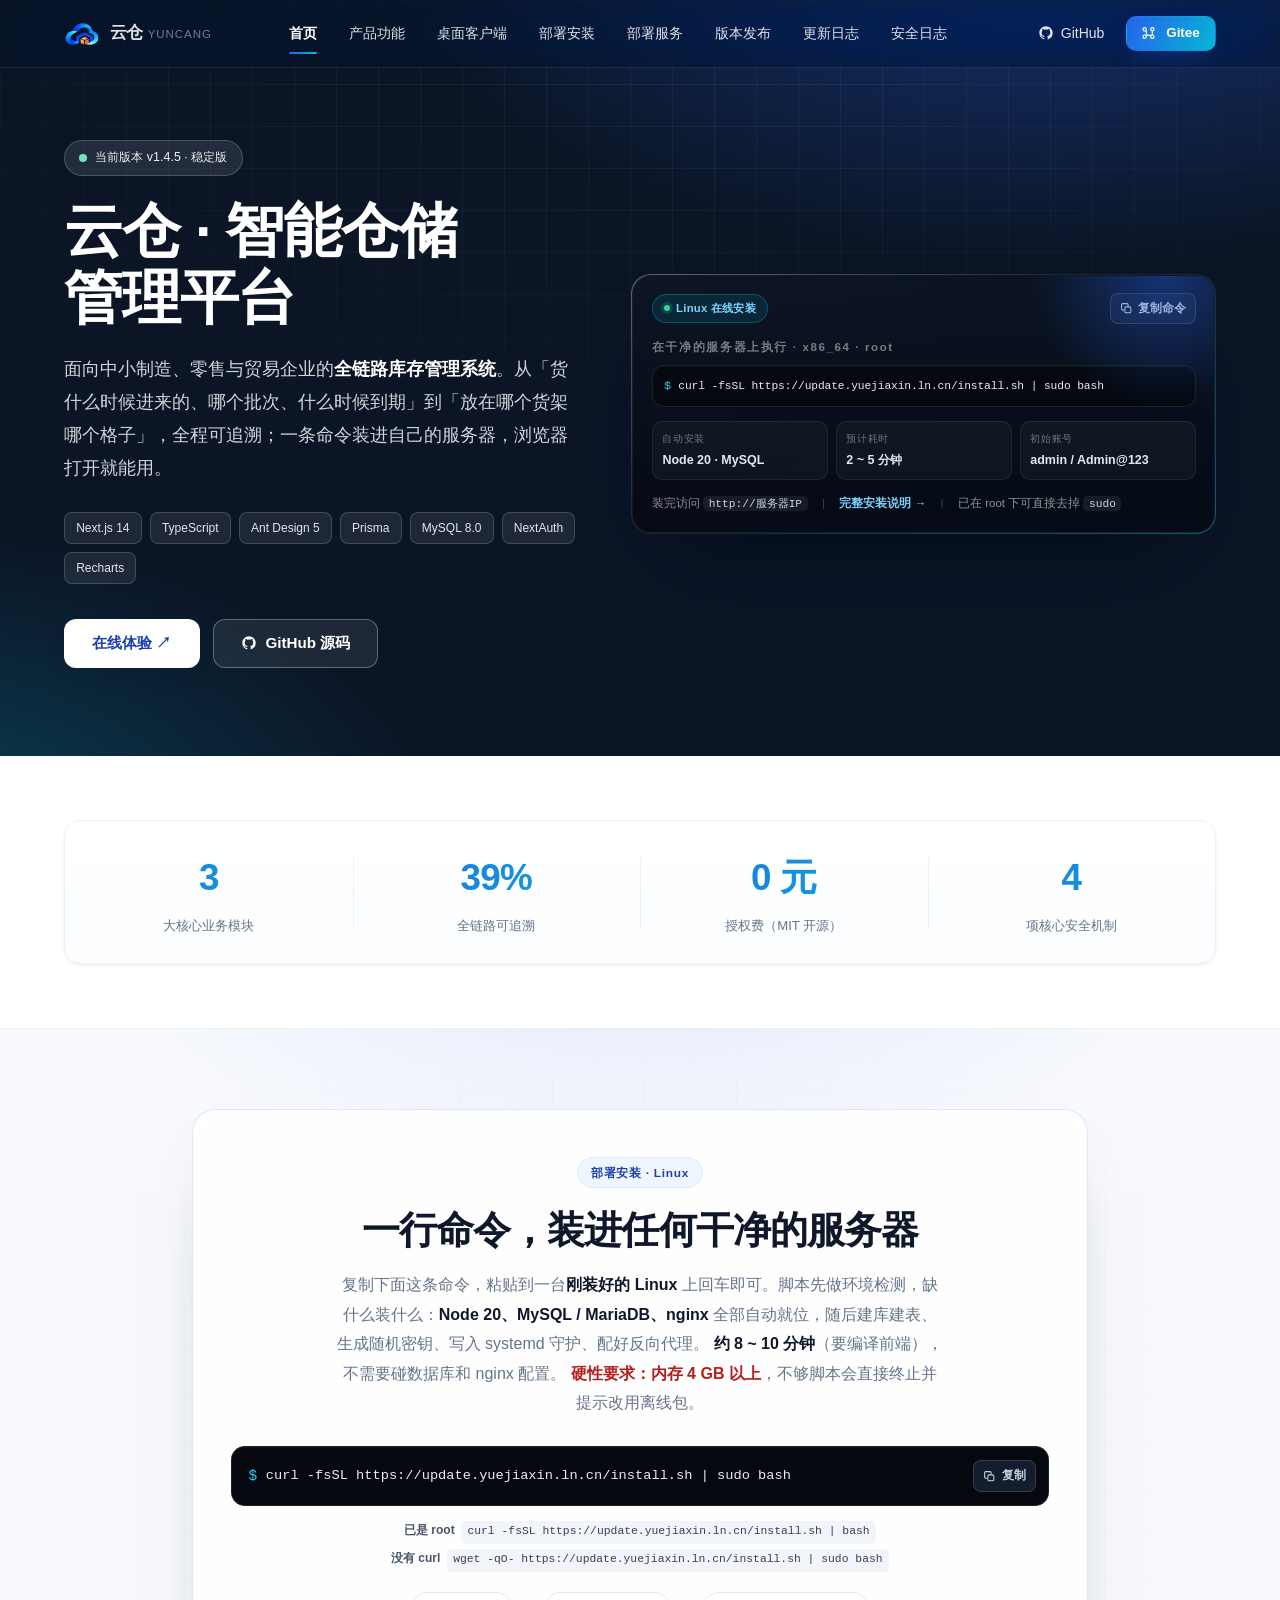
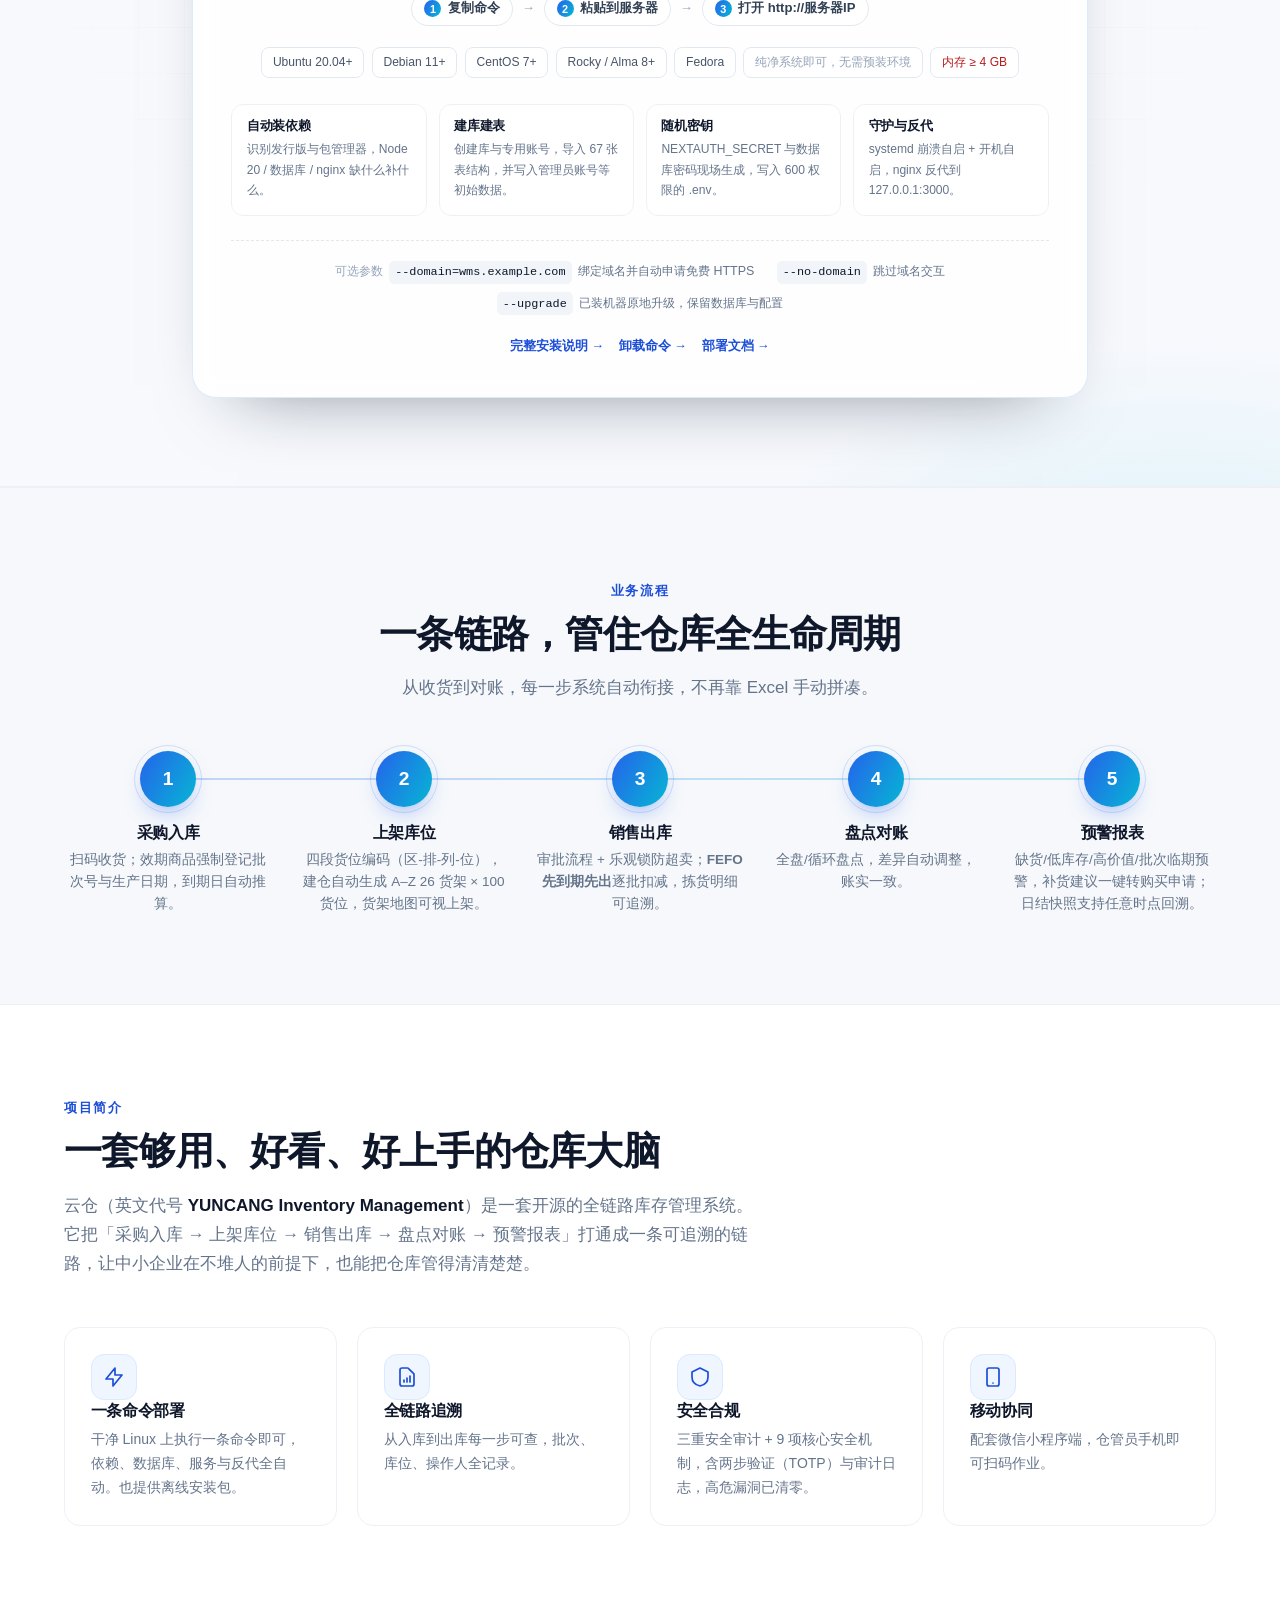
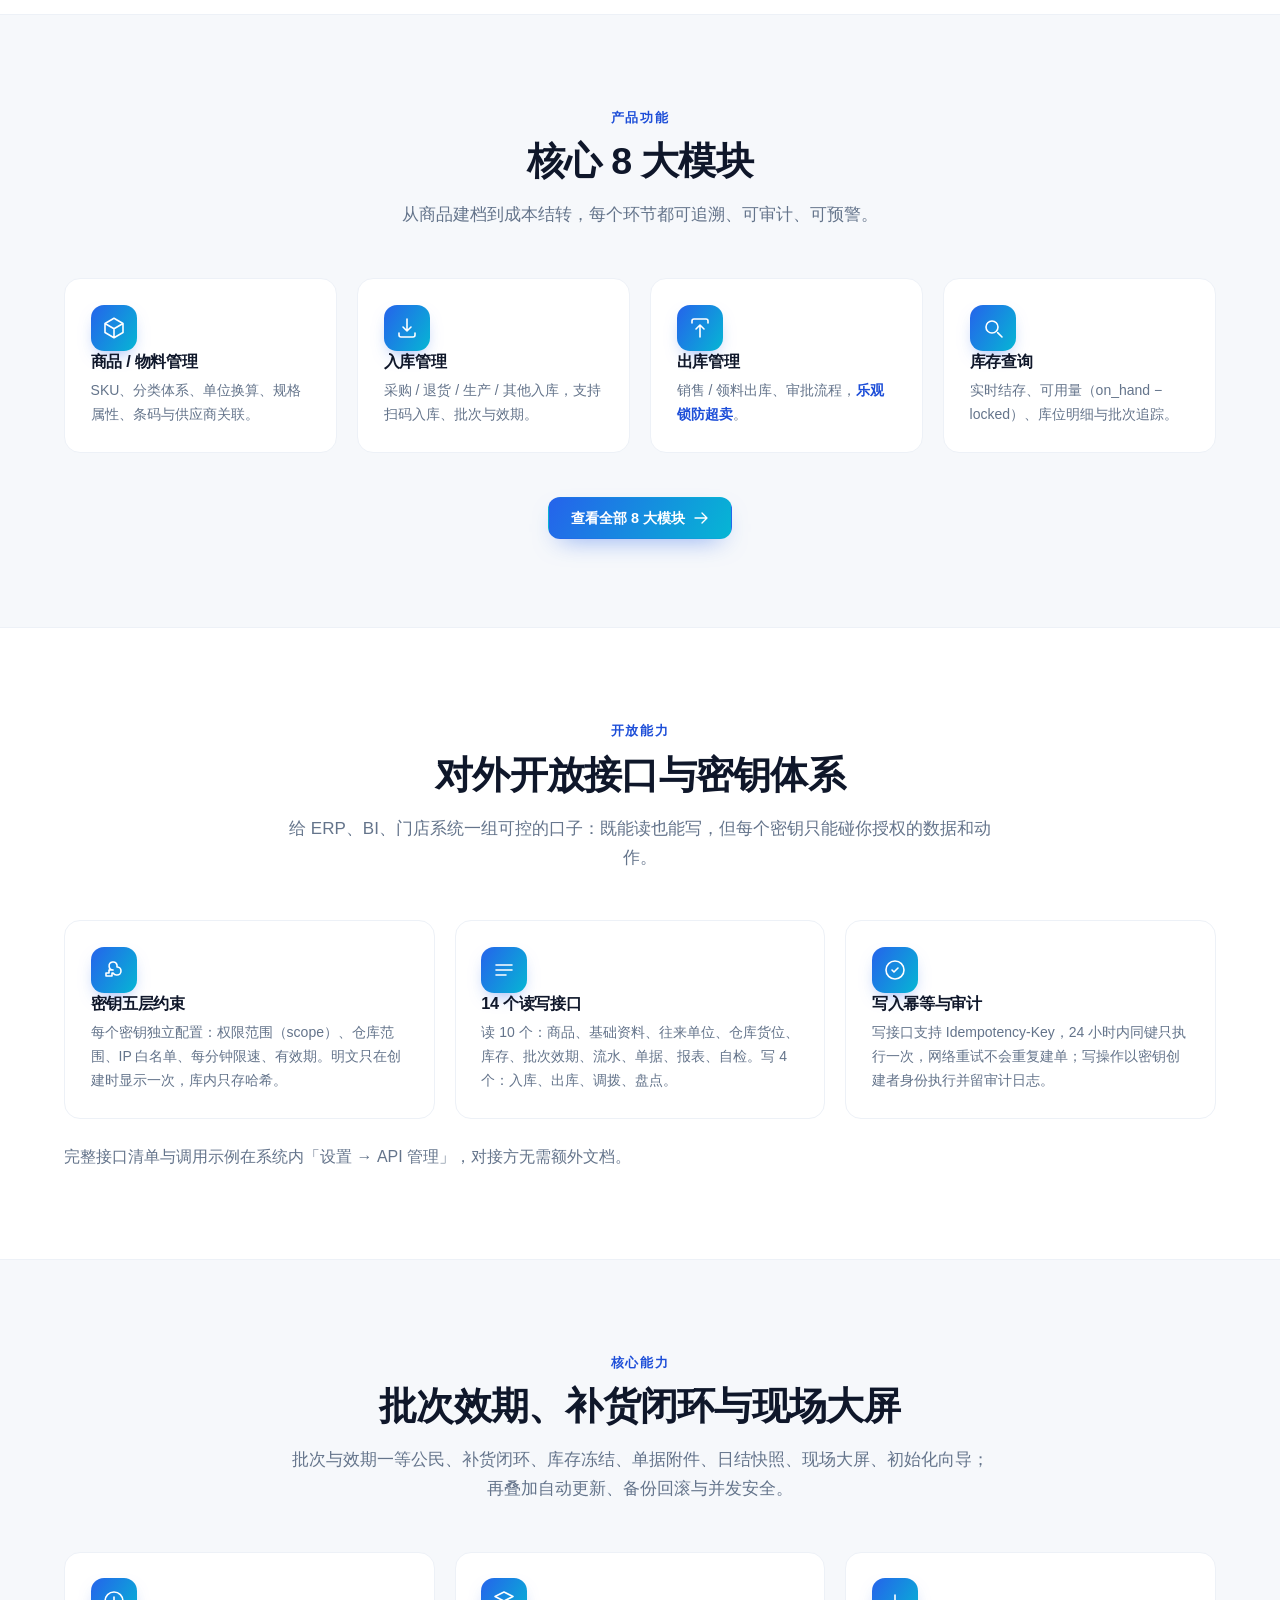
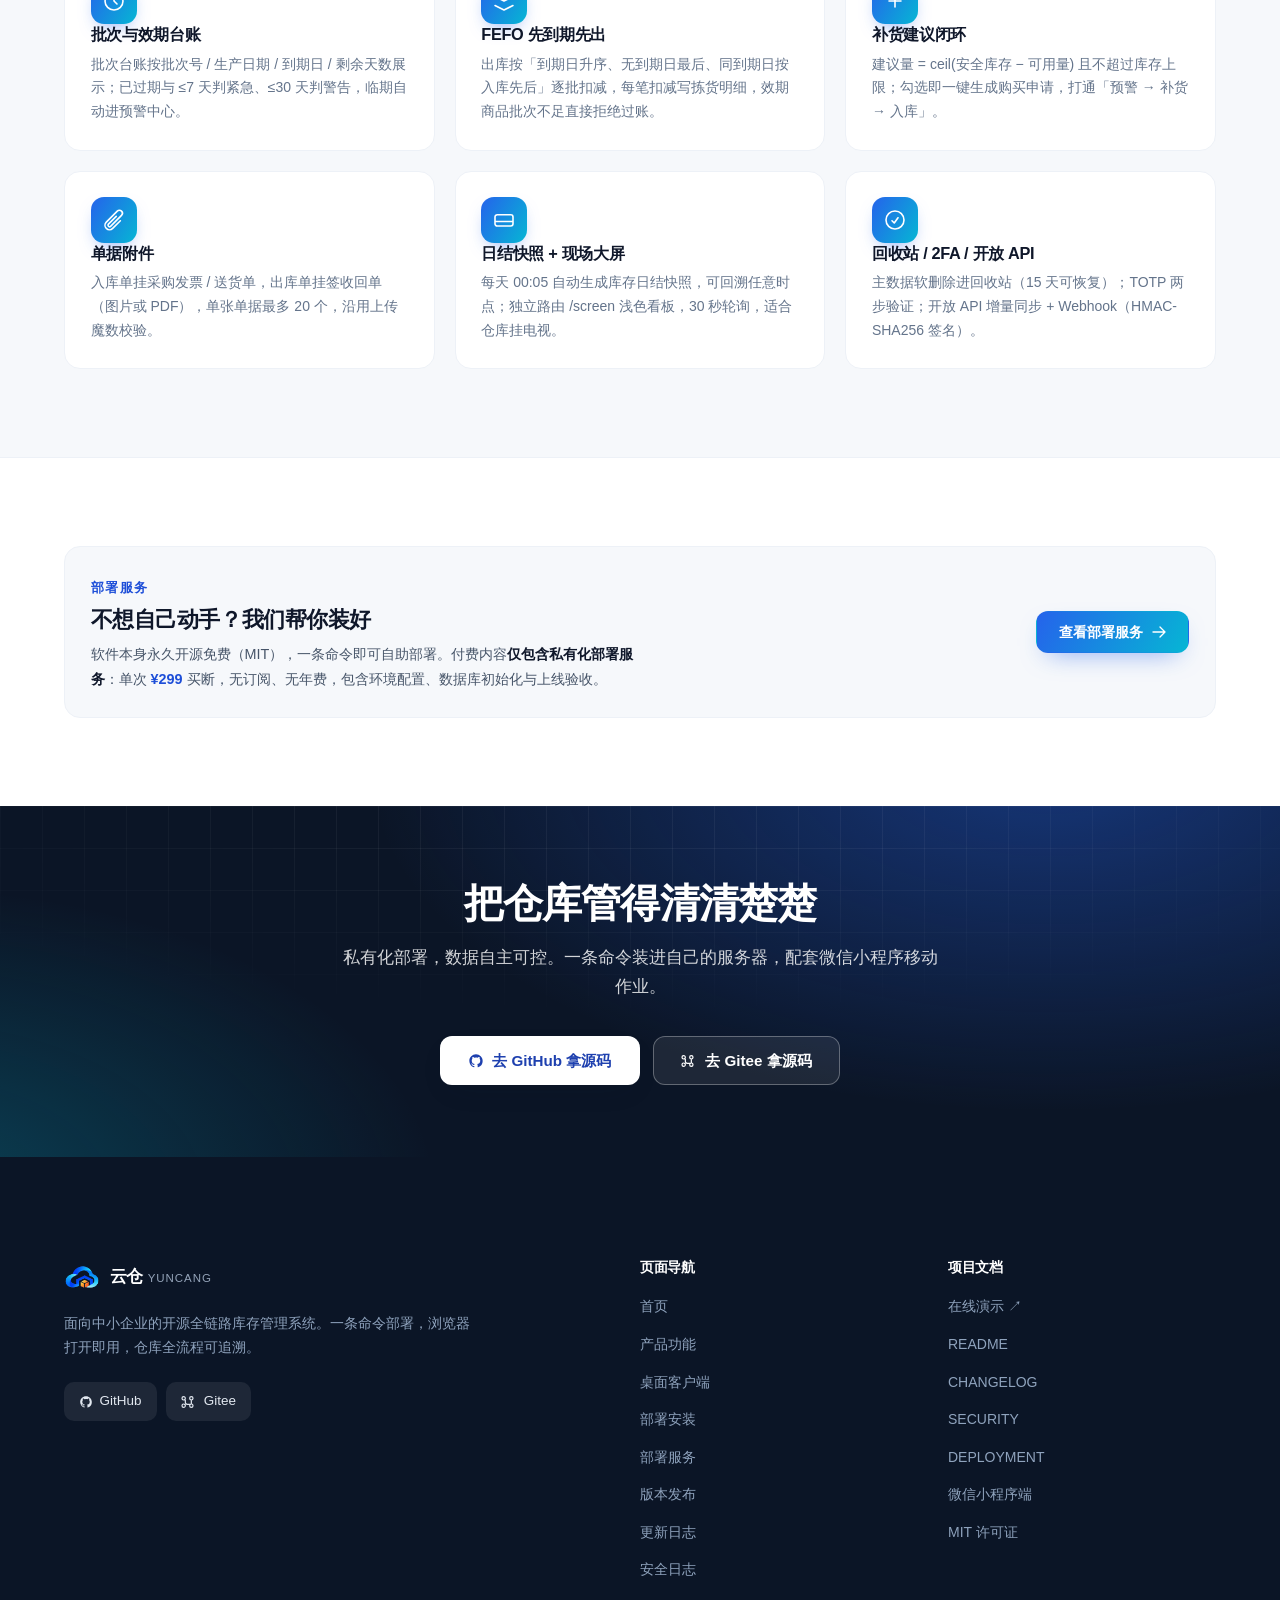
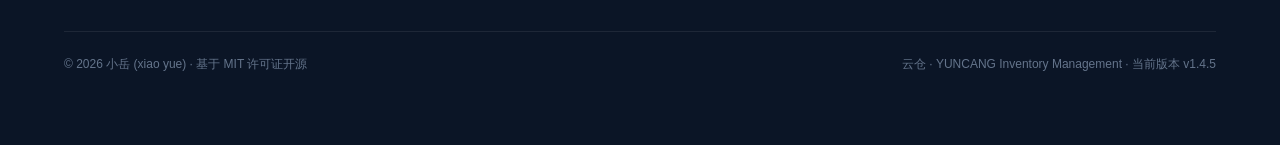
<file: index.html>
<!DOCTYPE html>
<html lang="zh-CN">
<head>
  <meta charset="UTF-8" />
  <meta name="viewport" content="width=device-width, initial-scale=1.0" />

  <!-- ===== TDK 基础 SEO ===== -->
  <title>云仓 · 智能仓储管理平台 | 开源全链路库存管理系统</title>
  <meta name="description" content="云仓（YUNCANG）是面向中小制造、零售与贸易企业的开源全链路库存管理系统，涵盖商品、入库、出库、库存、盘点、库位、预警、报表 8 大核心模块。一条 Linux 命令即可在干净的服务器上完成部署：自动安装 Node 20 / MySQL / nginx，建库建表、随机密钥、systemd 守护与反向代理全自动完成。v1.3.5 起提供完整 API 密钥体系与可定制 Webhook 报文，支持扫码与微信小程序端，可在 https://yc.yuejiaxin.ln.cn 在线体验。" />
  <meta name="keywords" content="云仓,库存管理,仓储系统,WMS,入库,出库,盘点,库存预警,批次效期,FEFO,补货建议,开源,Next.js,中小企业,一键安装,Linux部署" />
  <meta name="author" content="小岳 (xiao yue)" />
  <link rel="canonical" href="https://yuejiaxinabc.github.io/cloudwarehouse-index/" />

  <!-- ===== Open Graph / 社交分享 ===== -->
  <meta property="og:type" content="website" />
  <meta property="og:site_name" content="云仓 YUNCANG" />
  <meta property="og:title" content="云仓 · 智能仓储管理平台" />
  <meta property="og:description" content="面向中小企业的开源全链路库存管理系统，8 大核心模块；一条命令装进干净的 Linux 服务器，浏览器打开即用。" />
  <meta property="og:url" content="https://yuejiaxinabc.github.io/cloudwarehouse-index/" />

  <link rel="icon" type="image/png" href="assets/favicon.png" />
  <link rel="apple-touch-icon" href="assets/apple-touch-icon.png" />
  <link rel="stylesheet" href="assets/css/style.css" />
  <link rel="stylesheet" href="assets/css/code-block.css" />
  <link rel="stylesheet" href="assets/css/home.css" />
</head>

<body>

  <!-- ============================ 导航栏 ============================ -->
  <header id="siteHeader" class="site-header header-dark">
    <div class="container header-inner">
      <a class="brand" href="index.html" aria-label="云仓首页">
        <img class="brand-logo" src="assets/logo.png" alt="云仓 Logo" width="36" height="36">
        <span class="brand-name">云仓 <span class="brand-sub">YUNCANG</span></span>
      </a>

      <nav class="main-nav" aria-label="主导航">
        <a href="index.html" class="active" aria-current="page">首页</a>
        <a href="features.html">产品功能</a>
        <a href="desktop.html">桌面客户端</a>
        <a href="install.html">部署安装</a>
        <a href="pricing.html">部署服务</a>
        <a href="releases.html">版本发布</a>
        <a href="changelog.html">更新日志</a>
        <a href="security.html">安全日志</a>
      </nav>

      <div class="header-actions">
        <a class="btn-github" href="https://github.com/yuejiaxinabc/cloud-warehouse" target="_blank" rel="noopener">
          <svg width="16" height="16" viewBox="0 0 24 24" fill="currentColor" aria-hidden="true"><path d="M12 2C6.477 2 2 6.484 2 12.017c0 4.425 2.865 8.18 6.839 9.504.5.092.682-.217.682-.483 0-.237-.009-.868-.014-1.703-2.782.605-3.369-1.343-3.369-1.343-.454-1.158-1.11-1.466-1.11-1.466-.908-.62.069-.608.069-.608 1.003.07 1.531 1.032 1.531 1.032.892 1.53 2.341 1.088 2.91.832.092-.647.35-1.088.636-1.338-2.22-.253-4.555-1.113-4.555-4.951 0-1.093.39-1.988 1.029-2.688-.103-.253-.446-1.272.098-2.65 0 0 .84-.27 2.75 1.026A9.564 9.564 0 0112 6.844c.85.004 1.705.115 2.504.337 1.909-1.296 2.747-1.027 2.747-1.027.546 1.379.203 2.398.1 2.651.64.7 1.028 1.595 1.028 2.688 0 3.848-2.339 4.695-4.566 4.943.359.309.678.92.678 1.855 0 1.338-.012 2.419-.012 2.747 0 .268.18.58.688.482A10.02 10.02 0 0022 12.017C22 6.484 17.523 2 12 2z"/></svg>
          GitHub
        </a>
        <a class="btn btn-primary btn-sm" href="https://gitee.com/yuejiaxinabc/cloud-warehouse" target="_blank" rel="noopener">
          <svg width="16" height="16" viewBox="0 0 24 24" fill="none" stroke="currentColor" stroke-width="1.8" aria-hidden="true"><path stroke-linecap="round" stroke-linejoin="round" d="M6.5 6.5a2.5 2.5 0 1 1-5 0 2.5 2.5 0 0 1 5 0zM6.5 17.5a2.5 2.5 0 1 1-5 0 2.5 2.5 0 0 1 5 0zM18 17.5a2.5 2.5 0 1 1-5 0 2.5 2.5 0 0 1 5 0zM18 6.5a2.5 2.5 0 1 1-5 0 2.5 2.5 0 0 1 5 0zM6.5 9v3.5a3 3 0 0 0 3 3h5M15.5 15V9"/></svg>
          Gitee
        </a>
        <button id="menuToggle" class="menu-toggle" aria-label="打开菜单" aria-expanded="false" aria-controls="mobileMenu">
          <svg width="24" height="24" viewBox="0 0 24 24" fill="none" stroke="currentColor" stroke-width="2" aria-hidden="true"><path stroke-linecap="round" stroke-linejoin="round" d="M4 7h16M4 12h16M4 17h16"/></svg>
        </button>
      </div>
    </div>

    <!-- 移动端展开菜单 -->
    <div id="mobileMenu" class="mobile-menu">
      <ul>
        <li><a href="index.html" class="active" aria-current="page">首页</a></li>
        <li><a href="features.html">产品功能</a></li>
        <li><a href="desktop.html">桌面客户端</a></li>
        <li><a href="install.html">部署安装</a></li>
        <li><a href="pricing.html">部署服务</a></li>
        <li><a href="releases.html">版本发布</a></li>
        <li><a href="changelog.html">更新日志</a></li>
        <li><a href="security.html">安全日志</a></li>
        <li class="mobile-cta">
          <a class="btn btn-outline btn-sm" href="https://github.com/yuejiaxinabc/cloud-warehouse" target="_blank" rel="noopener">GitHub</a>
          <a class="btn btn-primary btn-sm" href="https://gitee.com/yuejiaxinabc/cloud-warehouse" target="_blank" rel="noopener">Gitee</a>
        </li>
      </ul>
    </div>
  </header>

  <main>
    <!-- ============================ Hero ============================ -->
    <section class="band-dark hero">
      <div class="container">
        <div class="hero-grid">
          <!-- 左：文案 -->
          <div class="reveal">
            <span class="hero-badge">
              <span class="dot"></span>
              当前版本 v1.4.5 · 稳定版
            </span>
            <h1 class="hero-title">云仓 · 智能仓储<br />管理平台</h1>
            <p class="hero-lead">
              面向中小制造、零售与贸易企业的<strong>全链路库存管理系统</strong>。从「货什么时候进来的、哪个批次、什么时候到期」到「放在哪个货架哪个格子」，全程可追溯；一条命令装进自己的服务器，浏览器打开就能用。
            </p>
            <div class="chip-row">
              <span class="chip-dark">Next.js 14</span>
              <span class="chip-dark">TypeScript</span>
              <span class="chip-dark">Ant Design 5</span>
              <span class="chip-dark">Prisma</span>
              <span class="chip-dark">MySQL 8.0</span>
              <span class="chip-dark">NextAuth</span>
              <span class="chip-dark">Recharts</span>
            </div>
            <div class="hero-cta">
              <a class="btn btn-light btn-lg" href="https://yc.yuejiaxin.ln.cn" target="_blank" rel="noopener">
                在线体验 ↗
              </a>
              <a class="btn btn-ghost btn-lg" href="https://github.com/yuejiaxinabc/cloud-warehouse" target="_blank" rel="noopener">
                <svg width="16" height="16" viewBox="0 0 24 24" fill="currentColor" aria-hidden="true"><path d="M12 2C6.477 2 2 6.484 2 12.017c0 4.425 2.865 8.18 6.839 9.504.5.092.682-.217.682-.483 0-.237-.009-.868-.014-1.703-2.782.605-3.369-1.343-3.369-1.343-.454-1.158-1.11-1.466-1.11-1.466-.908-.62.069-.608.069-.608 1.003.07 1.531 1.032 1.531 1.032.892 1.53 2.341 1.088 2.91.832.092-.647.35-1.088.636-1.338-2.22-.253-4.555-1.113-4.555-4.951 0-1.093.39-1.988 1.029-2.688-.103-.253-.446-1.272.098-2.65 0 0 .84-.27 2.75 1.026A9.564 9.564 0 0112 6.844c.85.004 1.705.115 2.504.337 1.909-1.296 2.747-1.027 2.747-1.027.546 1.379.203 2.398.1 2.651.64.7 1.028 1.595 1.028 2.688 0 3.848-2.339 4.695-4.566 4.943.359.309.678.92.678 1.855 0 1.338-.012 2.419-.012 2.747 0 .268.18.58.688.482A10.02 10.02 0 0022 12.017C22 6.484 17.523 2 12 2z"/></svg>
                GitHub 源码
              </a>
            </div>
          </div>

          <!-- 右：Linux 在线安装命令卡 -->
          <div class="hero-visual reveal">
            <div class="hi-wrap">
              <div class="hi-card">
                <div class="hi-body">
                  <div class="hi-top">
                    <span class="hi-tag"><span class="dot"></span>Linux 在线安装</span>
                    <button class="copy-btn hi-copy" type="button" data-copy="curl -fsSL https://update.yuejiaxin.ln.cn/install.sh | sudo bash" aria-label="复制安装命令">
                      <svg viewBox="0 0 24 24" fill="none" stroke="currentColor" stroke-width="1.9" aria-hidden="true"><rect x="9" y="9" width="11" height="11" rx="2.5"/><path stroke-linecap="round" d="M15 6.5V5A2 2 0 0013 3H5a2 2 0 00-2 2v8a2 2 0 002 2h1.5"/></svg><span>复制命令</span>
                    </button>
                  </div>
                  <p class="hi-label">在干净的服务器上执行 · x86_64 · root</p>
                  <div class="cmd-block">
                    <span class="cmd-prompt" aria-hidden="true">$</span>
                    <code class="cmd-text">curl -fsSL https://update.yuejiaxin.ln.cn/install.sh | sudo bash</code>
                  </div>
                  <div class="hi-meta">
                    <div>
                      <span>自动安装</span>
                      <b>Node 20 · MySQL</b>
                    </div>
                    <div>
                      <span>预计耗时</span>
                      <b>2 ~ 5 分钟</b>
                    </div>
                    <div>
                      <span>初始账号</span>
                      <b>admin / Admin@123</b>
                    </div>
                  </div>
                  <div class="hi-foot">
                    <span>装完访问 <code>http://服务器IP</code></span>
                    <span class="sep">|</span>
                    <a href="install.html">完整安装说明 →</a>
                    <span class="sep">|</span>
                    <span>已在 root 下可直接去掉 <code>sudo</code></span>
                  </div>
                </div>
              </div>
            </div>
          </div>
        </div>
      </div>
    </section>

    <!-- ============================ 数据指标 ============================ -->
    <section class="section-tight metric-strip">
      <div class="container">
        <div class="metrics">
          <div class="reveal">
            <p class="metric-value counter" data-target="8">0</p>
            <p class="metric-label">大核心业务模块</p>
          </div>
          <div class="reveal">
            <p class="metric-value counter" data-target="100" data-suffix="%">0%</p>
            <p class="metric-label">全链路可追溯</p>
          </div>
          <div class="reveal">
            <p class="metric-value counter" data-target="0" data-suffix=" 元">0 元</p>
            <p class="metric-label">授权费（MIT 开源）</p>
          </div>
          <div class="reveal">
            <p class="metric-value counter" data-target="9">0</p>
            <p class="metric-label">项核心安全机制</p>
          </div>
        </div>
      </div>
    </section>

    <!-- ============================ 中心：一条命令安装 ============================ -->
    <section class="stage-section" id="install">
      <div class="container">
        <div class="stage-card reveal">
          <span class="stage-kicker">部署安装 · Linux</span>
          <h2>一行命令，装进任何干净的服务器</h2>
          <p class="stage-lead">
            复制下面这条命令，粘贴到一台<strong>刚装好的 Linux</strong> 上回车即可。脚本先做环境检测，缺什么装什么：<strong>Node 20、MySQL / MariaDB、nginx</strong> 全部自动就位，随后建库建表、生成随机密钥、写入 systemd 守护、配好反向代理。
            <strong>约 8 ~ 10 分钟</strong>（要编译前端），不需要碰数据库和 nginx 配置。
            <strong style="color:#B91C1C">硬性要求：内存 4 GB 以上</strong>，不够脚本会直接终止并提示改用离线包。
          </p>

          <div class="stage-cmd">
            <div class="cmd-block">
              <span class="cmd-prompt" aria-hidden="true">$</span>
              <code class="cmd-text">curl -fsSL https://update.yuejiaxin.ln.cn/install.sh | sudo bash</code>
              <button class="copy-btn" type="button" data-copy="curl -fsSL https://update.yuejiaxin.ln.cn/install.sh | sudo bash" aria-label="复制安装命令">
                <svg viewBox="0 0 24 24" fill="none" stroke="currentColor" stroke-width="1.9" aria-hidden="true"><rect x="9" y="9" width="11" height="11" rx="2.5"/><path stroke-linecap="round" d="M15 6.5V5A2 2 0 0013 3H5a2 2 0 00-2 2v8a2 2 0 002 2h1.5"/></svg><span>复制</span>
              </button>
            </div>
          </div>

          <p class="stage-alt">
            <span><b>已是 root</b><code>curl -fsSL https://update.yuejiaxin.ln.cn/install.sh | bash</code></span>
            <span><b>没有 curl</b><code>wget -qO- https://update.yuejiaxin.ln.cn/install.sh | sudo bash</code></span>
          </p>

          <div class="stage-steps">
            <b><i>1</i>复制命令</b>
            <span class="arrow">→</span>
            <b><i>2</i>粘贴到服务器</b>
            <span class="arrow">→</span>
            <b><i>3</i>打开 http://服务器IP</b>
          </div>

          <div class="stage-os">
            <span>Ubuntu 20.04+</span>
            <span>Debian 11+</span>
            <span>CentOS 7+</span>
            <span>Rocky / Alma 8+</span>
            <span>Fedora</span>
            <span class="neg">纯净系统即可，无需预装环境</span>
            <span class="neg" style="color:#B91C1C">内存 ≥ 4 GB</span>
          </div>

          <div class="stage-facts">
            <div>
              <h4>自动装依赖</h4>
              <p>识别发行版与包管理器，Node 20 / 数据库 / nginx 缺什么补什么。</p>
            </div>
            <div>
              <h4>建库建表</h4>
              <p>创建库与专用账号，导入 67 张表结构，并写入管理员账号等初始数据。</p>
            </div>
            <div>
              <h4>随机密钥</h4>
              <p>NEXTAUTH_SECRET 与数据库密码现场生成，写入 600 权限的 .env。</p>
            </div>
            <div>
              <h4>守护与反代</h4>
              <p>systemd 崩溃自启 + 开机自启，nginx 反代到 127.0.0.1:3000。</p>
            </div>
          </div>

          <div class="stage-args">
            <span class="arg"><span class="arg-label">可选参数</span><code>--domain=wms.example.com</code>绑定域名并自动申请免费 HTTPS</span>
            <span class="arg"><code>--no-domain</code>跳过域名交互</span>
            <span class="arg"><code>--upgrade</code>已装机器原地升级，保留数据库与配置</span>
            <div class="stage-links">
              <a href="install.html">完整安装说明 →</a>
              <a href="install.html#uninstall">卸载命令 →</a>
              <a href="https://github.com/yuejiaxinabc/cloud-warehouse/blob/main/docs/DEPLOYMENT.md" target="_blank" rel="noopener">部署文档 →</a>
            </div>
          </div>
        </div>
      </div>
    </section>

    <!-- ============================ 业务流程 ============================ -->
    <section class="section section-soft">
      <div class="container">
        <div class="section-head center reveal">
          <span class="eyebrow">业务流程</span>
          <h2 class="title">一条链路，管住仓库全生命周期</h2>
          <p class="desc">从收货到对账，每一步系统自动衔接，不再靠 Excel 手动拼凑。</p>
        </div>

        <div class="flow section-head-below">
          <div class="flow-step reveal">
            <div class="flow-num">1</div>
            <h3>采购入库</h3>
            <p>扫码收货；效期商品强制登记批次号与生产日期，到期日自动推算。</p>
          </div>
          <div class="flow-step reveal">
            <div class="flow-num">2</div>
            <h3>上架库位</h3>
            <p>四段货位编码（区-排-列-位），建仓自动生成 A–Z 26 货架 × 100 货位，货架地图可视上架。</p>
          </div>
          <div class="flow-step reveal">
            <div class="flow-num">3</div>
            <h3>销售出库</h3>
            <p>审批流程 + 乐观锁防超卖；<strong>FEFO 先到期先出</strong>逐批扣减，拣货明细可追溯。</p>
          </div>
          <div class="flow-step reveal">
            <div class="flow-num">4</div>
            <h3>盘点对账</h3>
            <p>全盘/循环盘点，差异自动调整，账实一致。</p>
          </div>
          <div class="flow-step reveal">
            <div class="flow-num">5</div>
            <h3>预警报表</h3>
            <p>缺货/低库存/高价值/批次临期预警，补货建议一键转购买申请；日结快照支持任意时点回溯。</p>
          </div>
        </div>
      </div>
    </section>

    <!-- ============================ 项目简介 ============================ -->
    <section class="section">
      <div class="container">
        <div class="section-head reveal">
          <span class="eyebrow">项目简介</span>
          <h2 class="title">一套够用、好看、好上手的仓库大脑</h2>
          <p class="desc" style="margin-top: 1.1rem; font-size: 1.0625rem;">
            云仓（英文代号 <strong style="color: var(--ink-900);">YUNCANG Inventory Management</strong>）是一套开源的全链路库存管理系统。它把「采购入库 → 上架库位 → 销售出库 → 盘点对账 → 预警报表」打通成一条可追溯的链路，让中小企业在不堆人的前提下，也能把仓库管得清清楚楚。
          </p>
        </div>

        <div class="grid cols-4 section-head-below">
          <div class="card card-hover reveal">
            <div class="card-icon">
              <svg width="24" height="24" viewBox="0 0 24 24" fill="none" stroke="currentColor" stroke-width="1.7" aria-hidden="true"><path stroke-linecap="round" stroke-linejoin="round" d="M13 10V3L4 14h7v7l9-11h-7z"/></svg>
            </div>
            <h3>一条命令部署</h3>
            <p>干净 Linux 上执行一条命令即可，依赖、数据库、服务与反代全自动。也提供离线安装包。</p>
          </div>
          <div class="card card-hover reveal">
            <div class="card-icon">
              <svg width="24" height="24" viewBox="0 0 24 24" fill="none" stroke="currentColor" stroke-width="1.7" aria-hidden="true"><path stroke-linecap="round" stroke-linejoin="round" d="M9 17v-2m3 2v-4m3 4v-6m2 10H7a2 2 0 01-2-2V5a2 2 0 012-2h5.586a1 1 0 01.707.293l5.414 5.414a1 1 0 01.293.707V19a2 2 0 01-2 2z"/></svg>
            </div>
            <h3>全链路追溯</h3>
            <p>从入库到出库每一步可查，批次、库位、操作人全记录。</p>
          </div>
          <div class="card card-hover reveal">
            <div class="card-icon">
              <svg width="24" height="24" viewBox="0 0 24 24" fill="none" stroke="currentColor" stroke-width="1.7" aria-hidden="true"><path stroke-linecap="round" stroke-linejoin="round" d="M12 3l8 4v5c0 5-3.5 8-8 9-4.5-1-8-4-8-9V7l8-4z"/></svg>
            </div>
            <h3>安全合规</h3>
            <p>三重安全审计 + 9 项核心安全机制，含两步验证（TOTP）与审计日志，高危漏洞已清零。</p>
          </div>
          <div class="card card-hover reveal">
            <div class="card-icon">
              <svg width="24" height="24" viewBox="0 0 24 24" fill="none" stroke="currentColor" stroke-width="1.7" aria-hidden="true"><path stroke-linecap="round" stroke-linejoin="round" d="M12 18h.01M8 21h8a2 2 0 002-2V5a2 2 0 00-2-2H8a2 2 0 00-2 2v14a2 2 0 002 2z"/></svg>
            </div>
            <h3>移动协同</h3>
            <p>配套微信小程序端，仓管员手机即可扫码作业。</p>
          </div>
        </div>
      </div>
    </section>

    <!-- ============================ 功能精选 ============================ -->
    <section class="section section-soft">
      <div class="container">
        <div class="section-head center reveal">
          <span class="eyebrow">产品功能</span>
          <h2 class="title">核心 8 大模块</h2>
          <p class="desc">从商品建档到成本结转，每个环节都可追溯、可审计、可预警。</p>
        </div>

        <div class="grid cols-4 section-head-below">
          <div class="card card-hover reveal">
            <div class="card-icon solid">
              <svg width="24" height="24" viewBox="0 0 24 24" fill="none" stroke="currentColor" stroke-width="1.6" aria-hidden="true"><path stroke-linecap="round" stroke-linejoin="round" d="M21 7.5l-9-5.25L3 7.5m18 0l-9 5.25m9-5.25v9l-9 5.25M3 7.5l9 5.25M3 7.5v9l9 5.25m0-9v9"/></svg>
            </div>
            <h3>商品 / 物料管理</h3>
            <p>SKU、分类体系、单位换算、规格属性、条码与供应商关联。</p>
          </div>
          <div class="card card-hover reveal">
            <div class="card-icon solid">
              <svg width="24" height="24" viewBox="0 0 24 24" fill="none" stroke="currentColor" stroke-width="1.6" aria-hidden="true"><path stroke-linecap="round" stroke-linejoin="round" d="M12 3v12m0 0l-4-4m4 4l4-4M4 17v2a2 2 0 002 2h12a2 2 0 002-2v-2"/></svg>
            </div>
            <h3>入库管理</h3>
            <p>采购 / 退货 / 生产 / 其他入库，支持扫码入库、批次与效期。</p>
          </div>
          <div class="card card-hover reveal">
            <div class="card-icon solid">
              <svg width="24" height="24" viewBox="0 0 24 24" fill="none" stroke="currentColor" stroke-width="1.6" aria-hidden="true"><path stroke-linecap="round" stroke-linejoin="round" d="M12 21V9m0 0l-4 4m4-4l4 4M4 7V5a2 2 0 012-2h12a2 2 0 012 2v2"/></svg>
            </div>
            <h3>出库管理</h3>
            <p>销售 / 领料出库、审批流程，<strong>乐观锁防超卖</strong>。</p>
          </div>
          <div class="card card-hover reveal">
            <div class="card-icon solid">
              <svg width="24" height="24" viewBox="0 0 24 24" fill="none" stroke="currentColor" stroke-width="1.6" aria-hidden="true"><path stroke-linecap="round" stroke-linejoin="round" d="M21 21l-4.35-4.35M17 11a6 6 0 11-12 0 6 6 0 0112 0z"/></svg>
            </div>
            <h3>库存查询</h3>
            <p>实时结存、可用量（on_hand − locked）、库位明细与批次追踪。</p>
          </div>
        </div>

        <div class="reveal" style="text-align: center; margin-top: 2.75rem;">
          <a class="btn btn-primary" href="features.html">
            查看全部 8 大模块
            <svg width="16" height="16" viewBox="0 0 24 24" fill="none" stroke="currentColor" stroke-width="2" aria-hidden="true"><path stroke-linecap="round" stroke-linejoin="round" d="M13.5 4.5L21 12m0 0l-7.5 7.5M21 12H3"/></svg>
          </a>
        </div>
      </div>
    </section>

    <!-- ============================ 开放能力 ============================ -->
    <section class="section" id="open-api">
      <div class="container">
        <div class="section-head center reveal">
          <span class="eyebrow">开放能力</span>
          <h2 class="title">对外开放接口与密钥体系</h2>
          <p class="desc">给 ERP、BI、门店系统一组可控的口子：既能读也能写，但每个密钥只能碰你授权的数据和动作。</p>
        </div>
        <div class="grid cols-3 section-head-below">
          <div class="card card-hover reveal">
            <div class="card-icon solid">
              <svg width="24" height="24" viewBox="0 0 24 24" fill="none" stroke="currentColor" stroke-width="1.6" aria-hidden="true"><path stroke-linecap="round" stroke-linejoin="round" d="M15 7a4 4 0 10-3.9 5H7v3H4v3h6v-3h1.1A4 4 0 0015 17a4 4 0 000-8z"/></svg>
            </div>
            <h3>密钥五层约束</h3>
            <p>每个密钥独立配置：权限范围（scope）、仓库范围、IP 白名单、每分钟限速、有效期。明文只在创建时显示一次，库内只存哈希。</p>
          </div>
          <div class="card card-hover reveal">
            <div class="card-icon solid">
              <svg width="24" height="24" viewBox="0 0 24 24" fill="none" stroke="currentColor" stroke-width="1.6" aria-hidden="true"><path stroke-linecap="round" stroke-linejoin="round" d="M4 7h16M4 12h16M4 17h10"/></svg>
            </div>
            <h3>14 个读写接口</h3>
            <p>读 10 个：商品、基础资料、往来单位、仓库货位、库存、批次效期、流水、单据、报表、自检。写 4 个：入库、出库、调拨、盘点。</p>
          </div>
          <div class="card card-hover reveal">
            <div class="card-icon solid">
              <svg width="24" height="24" viewBox="0 0 24 24" fill="none" stroke="currentColor" stroke-width="1.6" aria-hidden="true"><path stroke-linecap="round" stroke-linejoin="round" d="M9 12l2 2 4-4m6 2a9 9 0 11-18 0 9 9 0 0118 0z"/></svg>
            </div>
            <h3>写入幂等与审计</h3>
            <p>写接口支持 Idempotency-Key，24 小时内同键只执行一次，网络重试不会重复建单；写操作以密钥创建者身份执行并留审计日志。</p>
          </div>
        </div>
        <p class="desc center" style="margin-top: 1.5rem;">
          完整接口清单与调用示例在系统内「设置 → API 管理」，对接方无需额外文档。
        </p>
      </div>
    </section>

    <!-- ============================ 核心能力 ============================ -->
    <section class="section section-soft">
      <div class="container">
        <div class="section-head center reveal">
          <span class="eyebrow">核心能力</span>
          <h2 class="title">批次效期、补货闭环与现场大屏</h2>
          <p class="desc">批次与效期一等公民、补货闭环、库存冻结、单据附件、日结快照、现场大屏、初始化向导；再叠加自动更新、备份回滚与并发安全。</p>
        </div>

        <div class="grid cols-3 section-head-below">
          <div class="card card-hover reveal">
            <div class="card-icon solid">
              <svg width="24" height="24" viewBox="0 0 24 24" fill="none" stroke="currentColor" stroke-width="1.6" aria-hidden="true"><path stroke-linecap="round" stroke-linejoin="round" d="M12 8v4l3 3m6-3a9 9 0 11-18 0 9 9 0 0118 0z"/></svg>
            </div>
            <h3>批次与效期台账</h3>
            <p>批次台账按批次号 / 生产日期 / 到期日 / 剩余天数展示；已过期与 ≤7 天判紧急、≤30 天判警告，临期自动进预警中心。</p>
          </div>

          <div class="card card-hover reveal">
            <div class="card-icon solid">
              <svg width="24" height="24" viewBox="0 0 24 24" fill="none" stroke="currentColor" stroke-width="1.6" aria-hidden="true"><path stroke-linecap="round" stroke-linejoin="round" d="M3 7.5L12 3l9 4.5-9 4.5-9-4.5zM3 16.5L12 21l9-4.5"/></svg>
            </div>
            <h3>FEFO 先到期先出</h3>
            <p>出库按「到期日升序、无到期日最后、同到期日按入库先后」逐批扣减，每笔扣减写拣货明细，效期商品批次不足直接拒绝过账。</p>
          </div>

          <div class="card card-hover reveal">
            <div class="card-icon solid">
              <svg width="24" height="24" viewBox="0 0 24 24" fill="none" stroke="currentColor" stroke-width="1.6" aria-hidden="true"><path stroke-linecap="round" stroke-linejoin="round" d="M12 6v12m6-6H6"/></svg>
            </div>
            <h3>补货建议闭环</h3>
            <p>建议量 = ceil(安全库存 − 可用量) 且不超过库存上限；勾选即一键生成购买申请，打通「预警 → 补货 → 入库」。</p>
          </div>

          <div class="card card-hover reveal">
            <div class="card-icon solid">
              <svg width="24" height="24" viewBox="0 0 24 24" fill="none" stroke="currentColor" stroke-width="1.6" aria-hidden="true"><path stroke-linecap="round" stroke-linejoin="round" d="M18.375 12.739l-7.693 7.693a4.5 4.5 0 01-6.364-6.364l10.94-10.94A3 3 0 1119.5 7.372L8.552 18.32m.009-.01l-.01.01m5.699-9.941l-7.81 7.81a1.5 1.5 0 002.112 2.13"/></svg>
            </div>
            <h3>单据附件</h3>
            <p>入库单挂采购发票 / 送货单，出库单挂签收回单（图片或 PDF），单张单据最多 20 个，沿用上传魔数校验。</p>
          </div>

          <div class="card card-hover reveal">
            <div class="card-icon solid">
              <svg width="24" height="24" viewBox="0 0 24 24" fill="none" stroke="currentColor" stroke-width="1.6" aria-hidden="true"><path stroke-linecap="round" stroke-linejoin="round" d="M3 13.5h18M5.25 6.75h13.5A2.25 2.25 0 0121 9v6.75a2.25 2.25 0 01-2.25 2.25H5.25A2.25 2.25 0 013 15.75V9a2.25 2.25 0 012.25-2.25z"/></svg>
            </div>
            <h3>日结快照 + 现场大屏</h3>
            <p>每天 00:05 自动生成库存日结快照，可回溯任意时点；独立路由 <span class="mono">/screen</span> 浅色看板，30 秒轮询，适合仓库挂电视。</p>
          </div>

          <div class="card card-hover reveal">
            <div class="card-icon solid">
              <svg width="24" height="24" viewBox="0 0 24 24" fill="none" stroke="currentColor" stroke-width="1.6" aria-hidden="true"><path stroke-linecap="round" stroke-linejoin="round" d="M9 12.75L11.25 15 15 9.75M21 12a9 9 0 11-18 0 9 9 0 0118 0z"/></svg>
            </div>
            <h3>回收站 / 2FA / 开放 API</h3>
            <p>主数据软删除进回收站（15 天可恢复）；TOTP 两步验证；开放 API 增量同步 + Webhook（HMAC-SHA256 签名）。</p>
          </div>
        </div>
      </div>
    </section>

    <!-- ============================ 部署服务 ============================ -->
    <section class="section">
      <div class="container">
        <div class="panel reveal" style="display: flex; flex-wrap: wrap; align-items: center; gap: 1.75rem; justify-content: space-between;">
          <div style="max-width: 34rem;">
            <span class="eyebrow">部署服务</span>
            <h3 style="font-size: 1.35rem; font-weight: 800; margin-top: .4rem;">不想自己动手？我们帮你装好</h3>
            <p style="margin-top: .55rem; font-size: .9rem;">
              软件本身永久开源免费（MIT），一条命令即可自助部署。付费内容<strong style="color: var(--ink-900);">仅包含私有化部署服务</strong>：单次 <strong style="color: var(--brand-600);">¥299</strong> 买断，无订阅、无年费，包含环境配置、数据库初始化与上线验收。
            </p>
          </div>
          <a class="btn btn-primary" href="pricing.html">
            查看部署服务
            <svg width="16" height="16" viewBox="0 0 24 24" fill="none" stroke="currentColor" stroke-width="2" aria-hidden="true"><path stroke-linecap="round" stroke-linejoin="round" d="M13.5 4.5L21 12m0 0l-7.5 7.5M21 12H3"/></svg>
          </a>
        </div>
      </div>
    </section>

    <!-- ============================ CTA 引导条 ============================ -->
    <section class="band-dark cta-band">
      <div class="container cta-inner reveal">
        <h2>把仓库管得清清楚楚</h2>
        <p>私有化部署，数据自主可控。一条命令装进自己的服务器，配套微信小程序移动作业。</p>
        <div class="hero-cta">
          <a class="btn btn-light btn-lg" href="https://github.com/yuejiaxinabc/cloud-warehouse" target="_blank" rel="noopener">
            <svg width="16" height="16" viewBox="0 0 24 24" fill="currentColor" aria-hidden="true"><path d="M12 2C6.477 2 2 6.484 2 12.017c0 4.425 2.865 8.18 6.839 9.504.5.092.682-.217.682-.483 0-.237-.009-.868-.014-1.703-2.782.605-3.369-1.343-3.369-1.343-.454-1.158-1.11-1.466-1.11-1.466-.908-.62.069-.608.069-.608 1.003.07 1.531 1.032 1.531 1.032.892 1.53 2.341 1.088 2.91.832.092-.647.35-1.088.636-1.338-2.22-.253-4.555-1.113-4.555-4.951 0-1.093.39-1.988 1.029-2.688-.103-.253-.446-1.272.098-2.65 0 0 .84-.27 2.75 1.026A9.564 9.564 0 0112 6.844c.85.004 1.705.115 2.504.337 1.909-1.296 2.747-1.027 2.747-1.027.546 1.379.203 2.398.1 2.651.64.7 1.028 1.595 1.028 2.688 0 3.848-2.339 4.695-4.566 4.943.359.309.678.92.678 1.855 0 1.338-.012 2.419-.012 2.747 0 .268.18.58.688.482A10.02 10.02 0 0022 12.017C22 6.484 17.523 2 12 2z"/></svg>
            去 GitHub 拿源码
          </a>
          <a class="btn btn-ghost btn-lg" href="https://gitee.com/yuejiaxinabc/cloud-warehouse" target="_blank" rel="noopener">
            <svg width="16" height="16" viewBox="0 0 24 24" fill="none" stroke="currentColor" stroke-width="1.8" aria-hidden="true"><path stroke-linecap="round" stroke-linejoin="round" d="M6.5 6.5a2.5 2.5 0 1 1-5 0 2.5 2.5 0 0 1 5 0zM6.5 17.5a2.5 2.5 0 1 1-5 0 2.5 2.5 0 0 1 5 0zM18 17.5a2.5 2.5 0 1 1-5 0 2.5 2.5 0 0 1 5 0zM18 6.5a2.5 2.5 0 1 1-5 0 2.5 2.5 0 0 1 5 0zM6.5 9v3.5a3 3 0 0 0 3 3h5M15.5 15V9"/></svg>
            去 Gitee 拿源码
          </a>
        </div>
      </div>
    </section>
  </main>

  <!-- ============================ 页脚 ============================ -->
  <footer class="site-footer">
    <div class="container">
      <div class="footer-grid">
        <div class="footer-brand">
          <a class="brand" href="index.html" aria-label="云仓首页">
            <img class="brand-logo" src="assets/logo.png" alt="云仓 Logo" width="36" height="36">
            <span class="brand-name">云仓 <span class="brand-sub">YUNCANG</span></span>
          </a>
          <p>面向中小企业的开源全链路库存管理系统。一条命令部署，浏览器打开即用，仓库全流程可追溯。</p>
          <div class="footer-social">
            <a href="https://github.com/yuejiaxinabc/cloud-warehouse" target="_blank" rel="noopener">
              <svg width="14" height="14" viewBox="0 0 24 24" fill="currentColor" aria-hidden="true"><path d="M12 2C6.477 2 2 6.484 2 12.017c0 4.425 2.865 8.18 6.839 9.504.5.092.682-.217.682-.483 0-.237-.009-.868-.014-1.703-2.782.605-3.369-1.343-3.369-1.343-.454-1.158-1.11-1.466-1.11-1.466-.908-.62.069-.608.069-.608 1.003.07 1.531 1.032 1.531 1.032.892 1.53 2.341 1.088 2.91.832.092-.647.35-1.088.636-1.338-2.22-.253-4.555-1.113-4.555-4.951 0-1.093.39-1.988 1.029-2.688-.103-.253-.446-1.272.098-2.65 0 0 .84-.27 2.75 1.026A9.564 9.564 0 0112 6.844c.85.004 1.705.115 2.504.337 1.909-1.296 2.747-1.027 2.747-1.027.546 1.379.203 2.398.1 2.651.64.7 1.028 1.595 1.028 2.688 0 3.848-2.339 4.695-4.566 4.943.359.309.678.92.678 1.855 0 1.338-.012 2.419-.012 2.747 0 .268.18.58.688.482A10.02 10.02 0 0022 12.017C22 6.484 17.523 2 12 2z"/></svg>
              GitHub
            </a>
            <a href="https://gitee.com/yuejiaxinabc/cloud-warehouse" target="_blank" rel="noopener">
              <svg width="16" height="16" viewBox="0 0 24 24" fill="none" stroke="currentColor" stroke-width="1.8" aria-hidden="true"><path stroke-linecap="round" stroke-linejoin="round" d="M6.5 6.5a2.5 2.5 0 1 1-5 0 2.5 2.5 0 0 1 5 0zM6.5 17.5a2.5 2.5 0 1 1-5 0 2.5 2.5 0 0 1 5 0zM18 17.5a2.5 2.5 0 1 1-5 0 2.5 2.5 0 0 1 5 0zM18 6.5a2.5 2.5 0 1 1-5 0 2.5 2.5 0 0 1 5 0zM6.5 9v3.5a3 3 0 0 0 3 3h5M15.5 15V9"/></svg>
              Gitee
            </a>
          </div>
        </div>

        <div class="footer-col">
          <h4>页面导航</h4>
          <ul>
            <li><a href="index.html">首页</a></li>
            <li><a href="features.html">产品功能</a></li>
            <li><a href="desktop.html">桌面客户端</a></li>
            <li><a href="install.html">部署安装</a></li>
            <li><a href="pricing.html">部署服务</a></li>
            <li><a href="releases.html">版本发布</a></li>
            <li><a href="changelog.html">更新日志</a></li>
            <li><a href="security.html">安全日志</a></li>
          </ul>
        </div>

        <div class="footer-col">
          <h4>项目文档</h4>
          <ul>
            <li><a href="https://yc.yuejiaxin.ln.cn/" target="_blank" rel="noopener">在线演示 ↗</a></li>
            <li><a href="https://github.com/yuejiaxinabc/cloud-warehouse/blob/main/README.md" target="_blank" rel="noopener">README</a></li>
            <li><a href="https://github.com/yuejiaxinabc/cloud-warehouse/blob/main/docs/CHANGELOG.md" target="_blank" rel="noopener">CHANGELOG</a></li>
            <li><a href="https://github.com/yuejiaxinabc/cloud-warehouse/blob/main/docs/SECURITY.md" target="_blank" rel="noopener">SECURITY</a></li>
            <li><a href="https://github.com/yuejiaxinabc/cloud-warehouse/blob/main/docs/DEPLOYMENT.md" target="_blank" rel="noopener">DEPLOYMENT</a></li>
            <li><a href="https://github.com/yuejiaxinabc/cloud-warehouse-wxapp" target="_blank" rel="noopener">微信小程序端</a></li>
            <li><a href="https://github.com/yuejiaxinabc/cloud-warehouse/blob/main/LICENSE" target="_blank" rel="noopener">MIT 许可证</a></li>
          </ul>
        </div>
      </div>

      <div class="footer-bottom">
        <p>© <span id="year">2026</span> 小岳 (xiao yue) · 基于 MIT 许可证开源</p>
        <p>云仓 · YUNCANG Inventory Management · 当前版本 v1.4.5</p>
      </div>
    </div>
  </footer>

  <!-- 回到顶部 -->
  <button id="toTop" class="to-top" aria-label="回到顶部">
    <svg width="20" height="20" viewBox="0 0 24 24" fill="none" stroke="currentColor" stroke-width="2" aria-hidden="true"><path stroke-linecap="round" stroke-linejoin="round" d="M12 19V5m0 0l-6 6m6-6l6 6"/></svg>
  </button>

  <script src="assets/js/main.js"></script>
  <script src="assets/js/install-copy.js"></script>
</body>
</html>
</file>
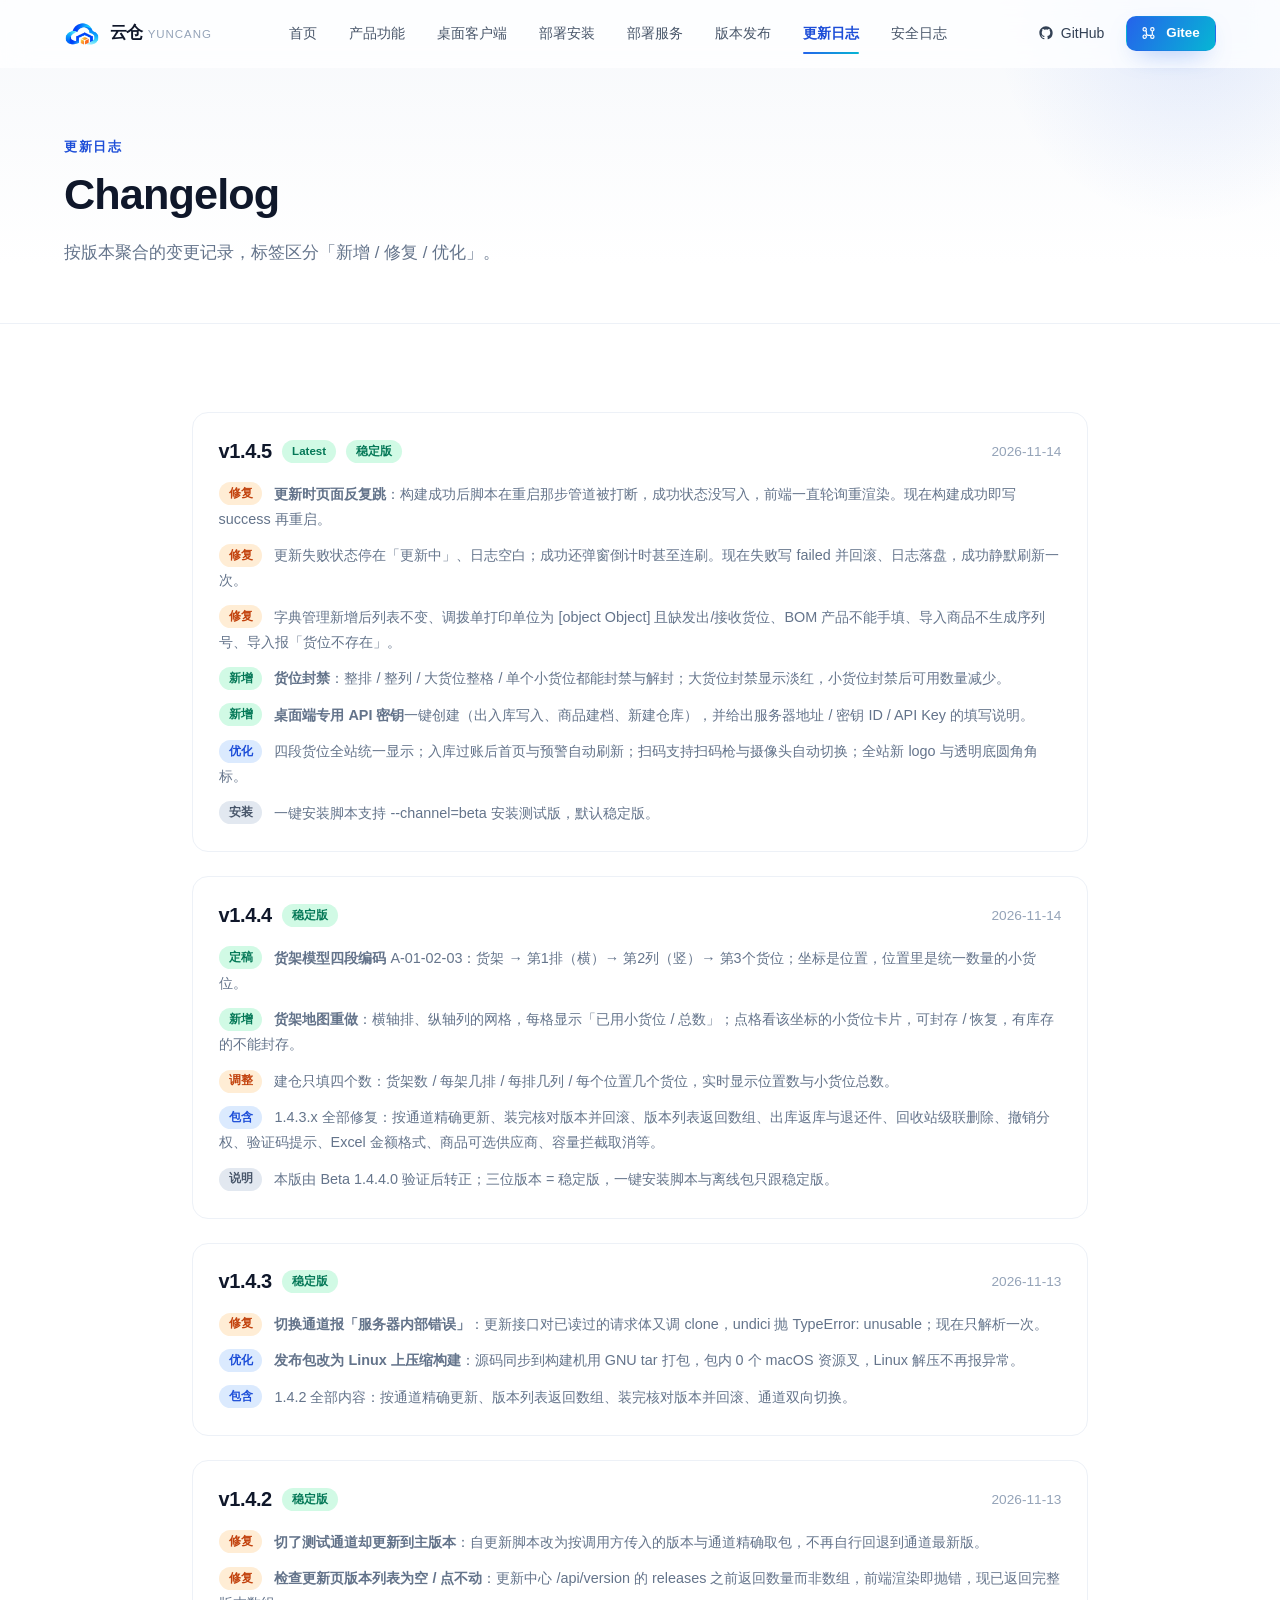
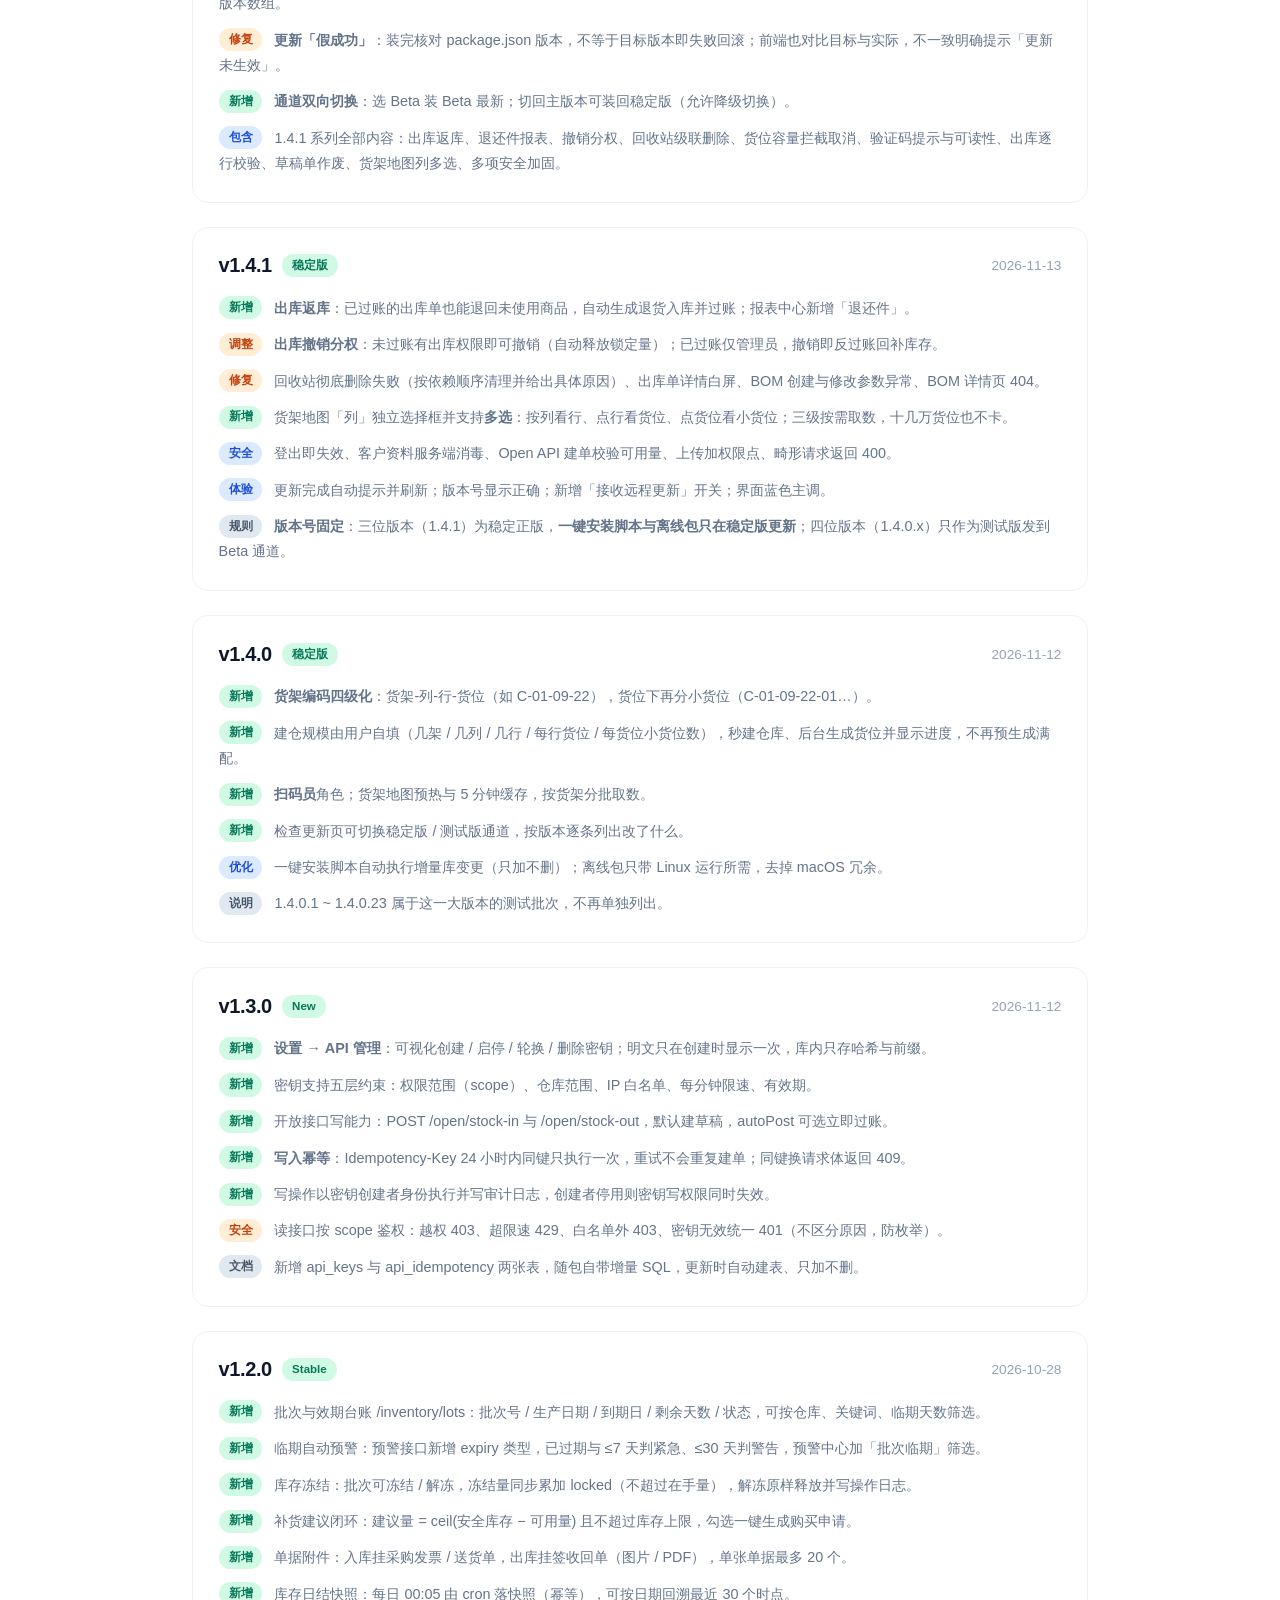
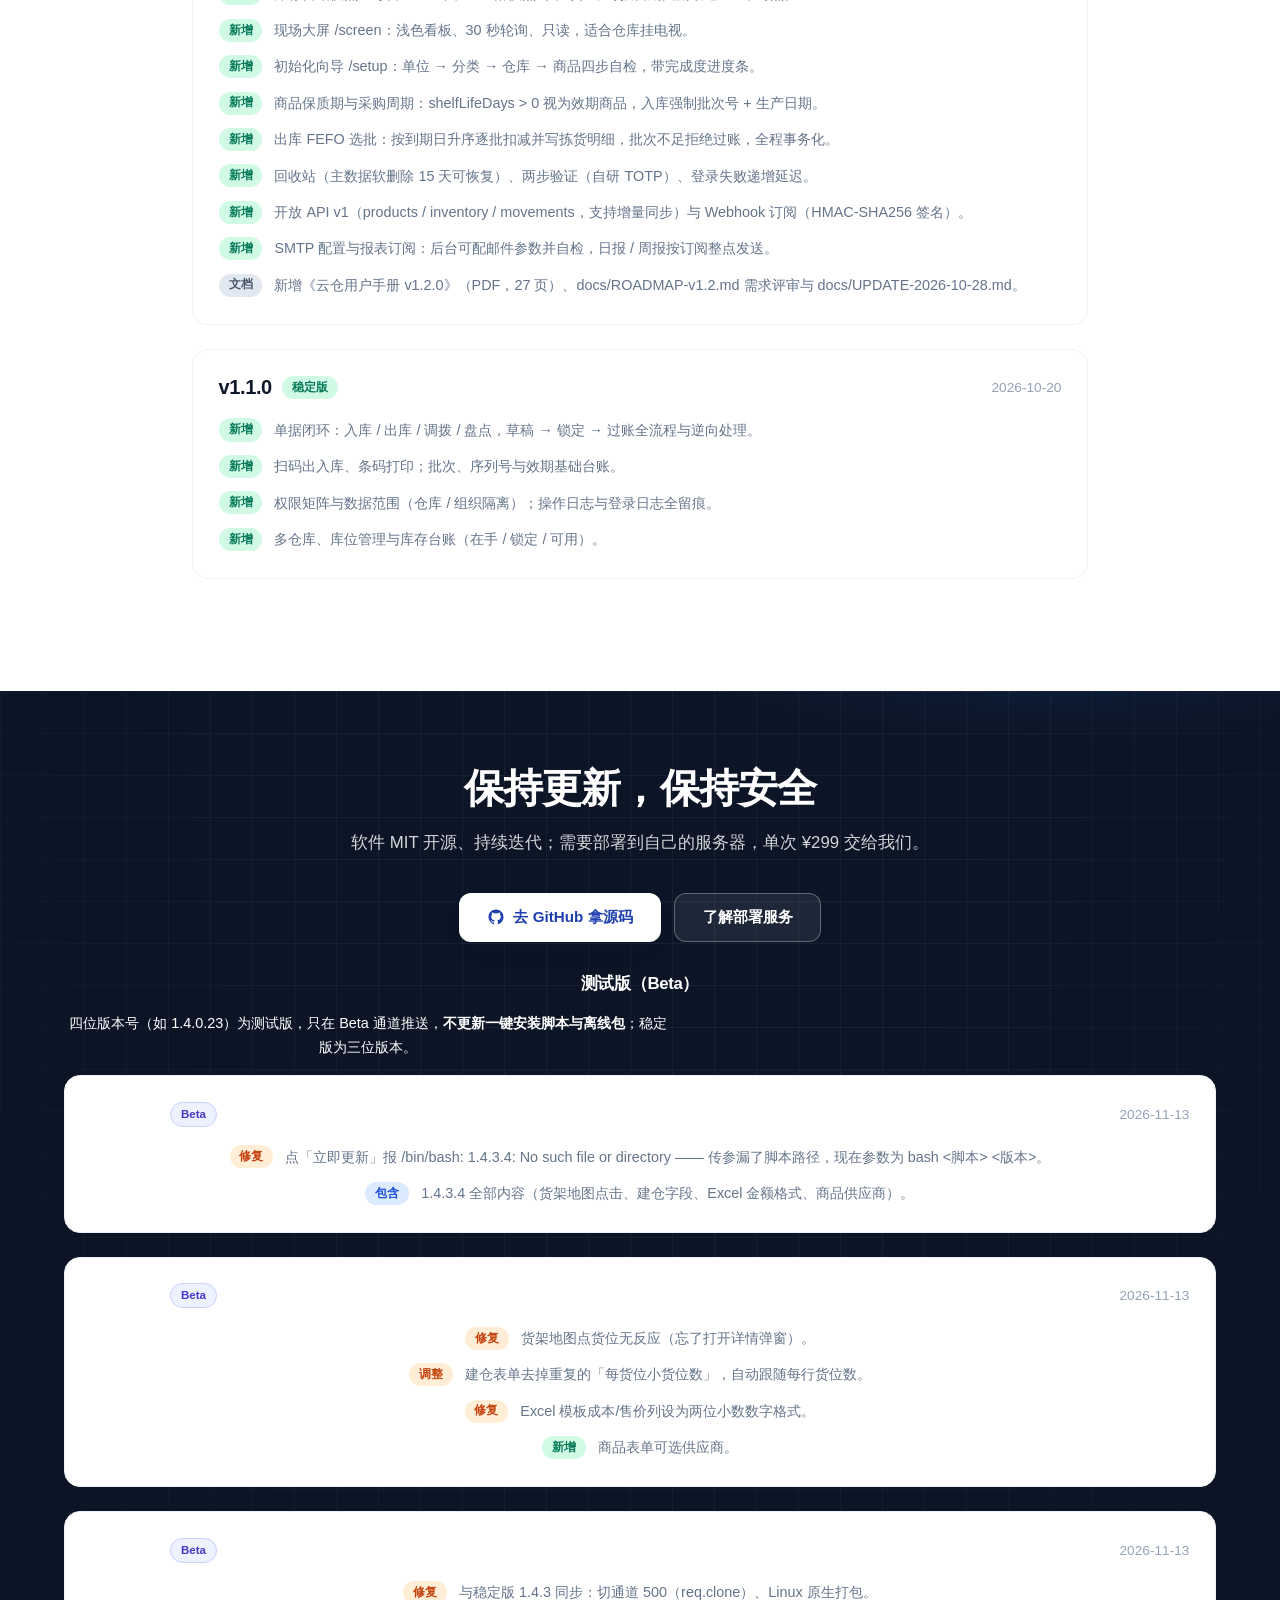
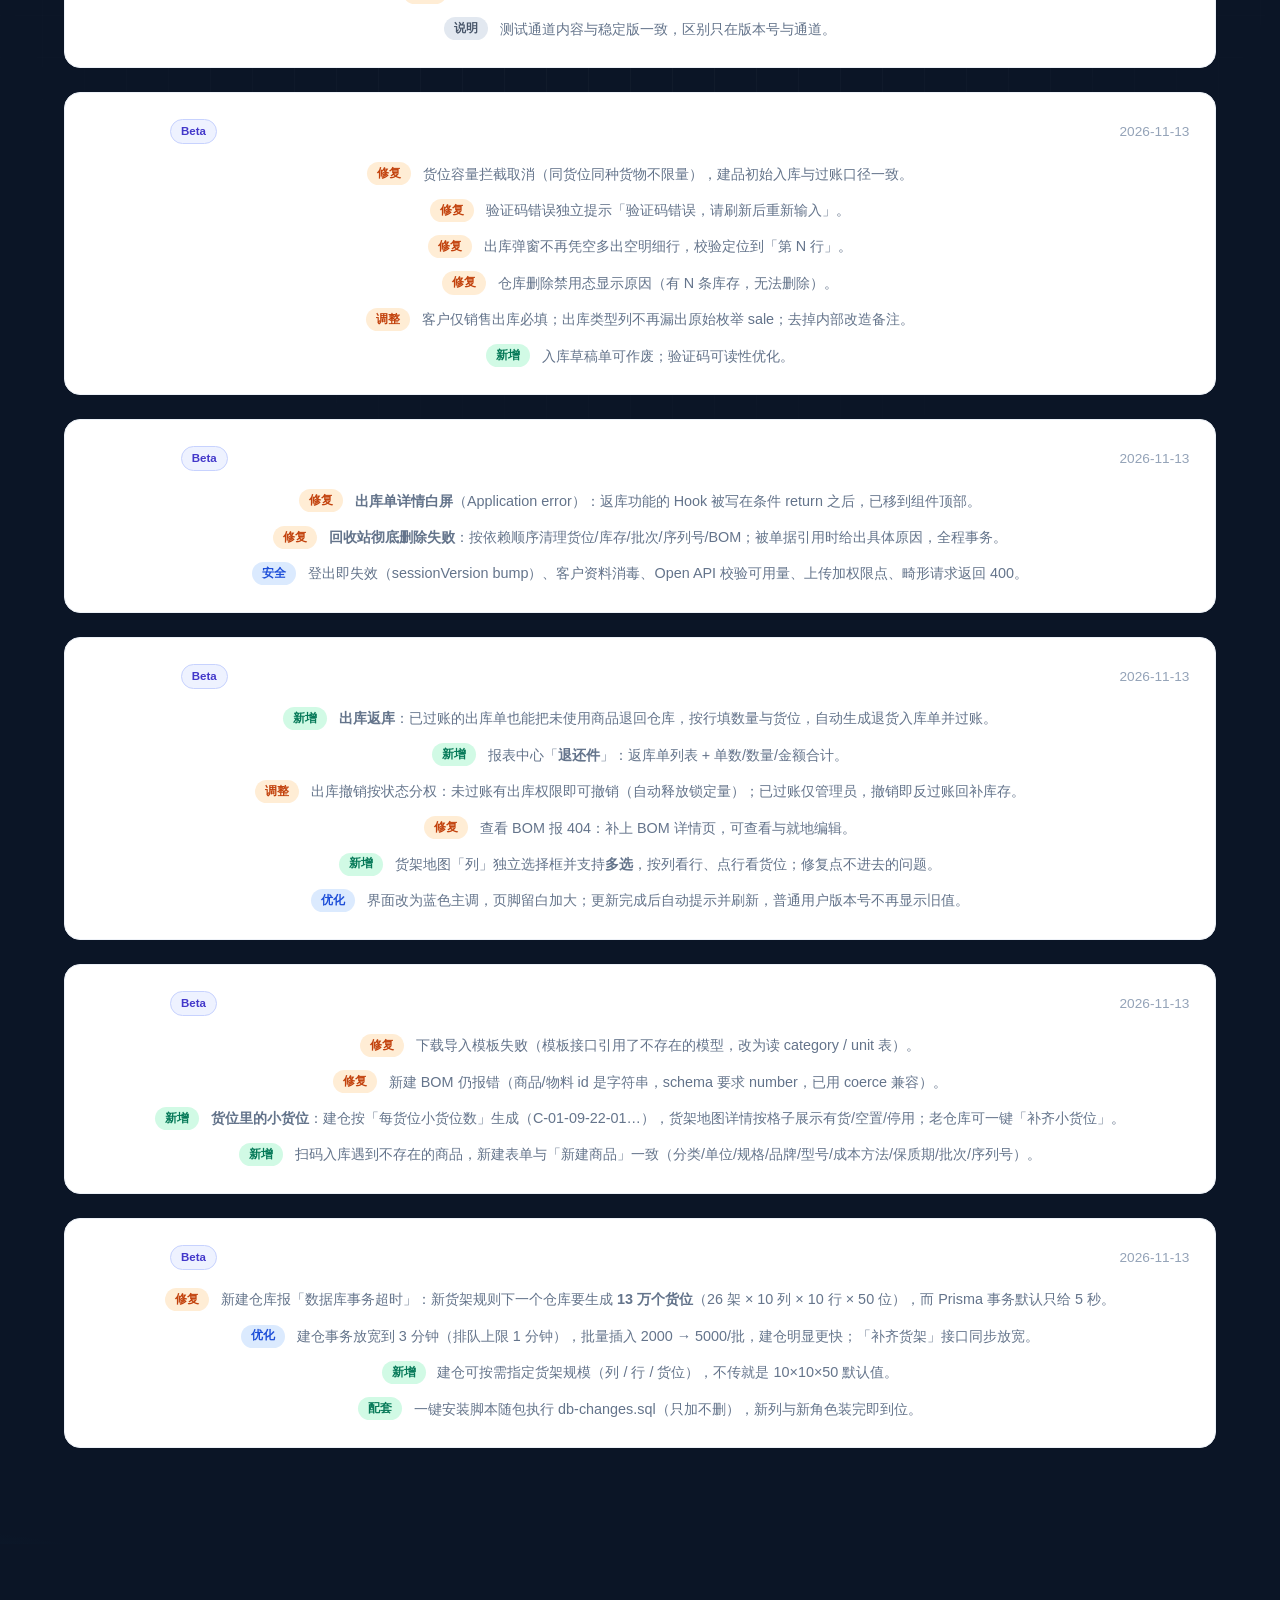
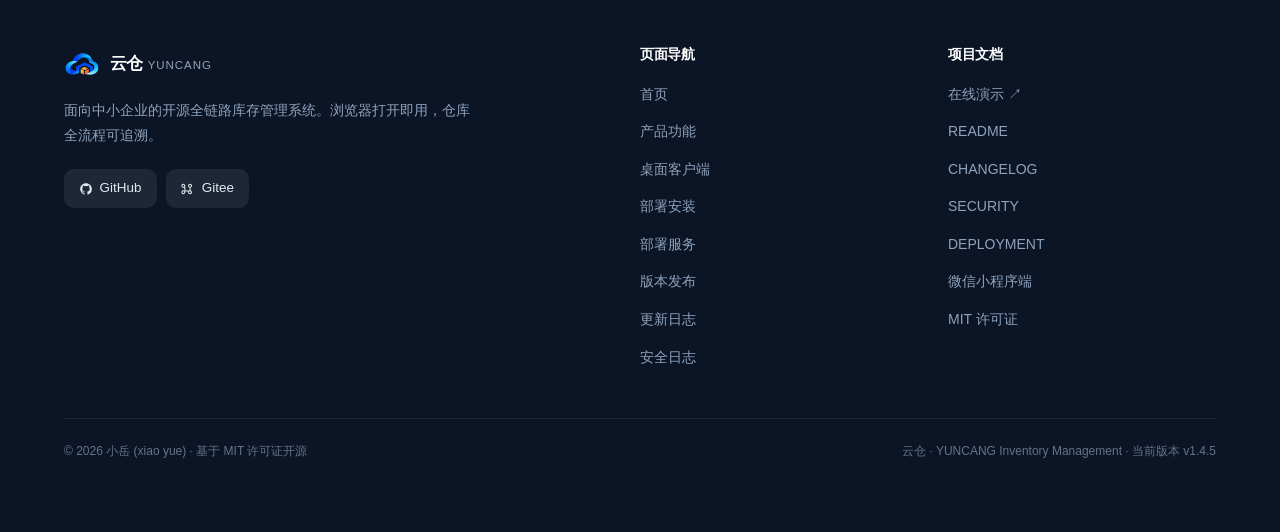
<file: changelog.html>
<!DOCTYPE html>
<html lang="zh-CN">
<head>
  <meta charset="UTF-8" />
  <meta name="viewport" content="width=device-width, initial-scale=1.0" />

  <title>更新日志 · Changelog | 云仓 YUNCANG</title>
  <meta name="description" content="云仓（YUNCANG）按版本聚合的更新日志：新增、修复、优化与安全修复记录，标签区分变更类型。最新 v1.3.7.3 新增接口自描述端点，AI 也能直接读取能力清单；v1.3.4.1 补上开放接口调用日志；v1.3.0 起提供 API 密钥体系、14 个开放接口与写入幂等。" />
  <meta name="author" content="小岳 (xiao yue)" />
  <link rel="canonical" href="https://yuejiaxinabc.github.io/cloudwarehouse-index/changelog.html" />

  <meta property="og:type" content="website" />
  <meta property="og:site_name" content="云仓 YUNCANG" />
  <meta property="og:title" content="更新日志 · Changelog | 云仓 YUNCANG" />
  <meta property="og:description" content="按版本聚合的变更记录，标签区分「新增 / 修复 / 优化」。" />
  <meta property="og:url" content="https://yuejiaxinabc.github.io/cloudwarehouse-index/changelog.html" />

  <link rel="icon" type="image/png" href="assets/favicon.png" />
  <link rel="apple-touch-icon" href="assets/apple-touch-icon.png" />
  <link rel="stylesheet" href="assets/css/style.css" />
</head>

<body>

  <!-- ============================ 导航栏 ============================ -->
  <header id="siteHeader" class="site-header">
    <div class="container header-inner">
      <a class="brand" href="index.html" aria-label="云仓首页">
        <img class="brand-logo" src="assets/logo.png" alt="云仓 Logo" width="36" height="36">
        <span class="brand-name">云仓 <span class="brand-sub">YUNCANG</span></span>
      </a>

      <nav class="main-nav" aria-label="主导航">
        <a href="index.html">首页</a>
        <a href="features.html">产品功能</a>
        <a href="desktop.html">桌面客户端</a>
        <a href="install.html">部署安装</a>
        <a href="pricing.html">部署服务</a>
        <a href="releases.html">版本发布</a>
        <a href="changelog.html" class="active" aria-current="page">更新日志</a>
        <a href="security.html">安全日志</a>
      </nav>

      <div class="header-actions">
        <a class="btn-github" href="https://github.com/yuejiaxinabc/cloud-warehouse" target="_blank" rel="noopener">
          <svg width="16" height="16" viewBox="0 0 24 24" fill="currentColor" aria-hidden="true"><path d="M12 2C6.477 2 2 6.484 2 12.017c0 4.425 2.865 8.18 6.839 9.504.5.092.682-.217.682-.483 0-.237-.009-.868-.014-1.703-2.782.605-3.369-1.343-3.369-1.343-.454-1.158-1.11-1.466-1.11-1.466-.908-.62.069-.608.069-.608 1.003.07 1.531 1.032 1.531 1.032.892 1.53 2.341 1.088 2.91.832.092-.647.35-1.088.636-1.338-2.22-.253-4.555-1.113-4.555-4.951 0-1.093.39-1.988 1.029-2.688-.103-.253-.446-1.272.098-2.65 0 0 .84-.27 2.75 1.026A9.564 9.564 0 0112 6.844c.85.004 1.705.115 2.504.337 1.909-1.296 2.747-1.027 2.747-1.027.546 1.379.203 2.398.1 2.651.64.7 1.028 1.595 1.028 2.688 0 3.848-2.339 4.695-4.566 4.943.359.309.678.92.678 1.855 0 1.338-.012 2.419-.012 2.747 0 .268.18.58.688.482A10.02 10.02 0 0022 12.017C22 6.484 17.523 2 12 2z"/></svg>
          GitHub
        </a>
        <a class="btn btn-primary btn-sm" href="https://gitee.com/yuejiaxinabc/cloud-warehouse" target="_blank" rel="noopener">
          <svg width="16" height="16" viewBox="0 0 24 24" fill="none" stroke="currentColor" stroke-width="1.8" aria-hidden="true"><path stroke-linecap="round" stroke-linejoin="round" d="M6.5 6.5a2.5 2.5 0 1 1-5 0 2.5 2.5 0 0 1 5 0zM6.5 17.5a2.5 2.5 0 1 1-5 0 2.5 2.5 0 0 1 5 0zM18 17.5a2.5 2.5 0 1 1-5 0 2.5 2.5 0 0 1 5 0zM18 6.5a2.5 2.5 0 1 1-5 0 2.5 2.5 0 0 1 5 0zM6.5 9v3.5a3 3 0 0 0 3 3h5M15.5 15V9"/></svg>
          Gitee
        </a>
        <button id="menuToggle" class="menu-toggle" aria-label="打开菜单" aria-expanded="false" aria-controls="mobileMenu">
          <svg width="24" height="24" viewBox="0 0 24 24" fill="none" stroke="currentColor" stroke-width="2" aria-hidden="true"><path stroke-linecap="round" stroke-linejoin="round" d="M4 7h16M4 12h16M4 17h16"/></svg>
        </button>
      </div>
    </div>

    <div id="mobileMenu" class="mobile-menu">
      <ul>
        <li><a href="index.html">首页</a></li>
        <li><a href="features.html">产品功能</a></li>
        <li><a href="desktop.html">桌面客户端</a></li>
        <li><a href="install.html">部署安装</a></li>
        <li><a href="pricing.html">部署服务</a></li>
        <li><a href="releases.html">版本发布</a></li>
        <li><a href="changelog.html" class="active" aria-current="page">更新日志</a></li>
        <li><a href="security.html">安全日志</a></li>
        <li class="mobile-cta">
          <a class="btn btn-outline btn-sm" href="https://github.com/yuejiaxinabc/cloud-warehouse" target="_blank" rel="noopener">GitHub</a>
          <a class="btn btn-primary btn-sm" href="https://gitee.com/yuejiaxinabc/cloud-warehouse" target="_blank" rel="noopener">Gitee</a>
        </li>
      </ul>
    </div>
  </header>

  <main>
    <!-- ============================ 页首 ============================ -->
    <section class="page-hero">
      <div class="container reveal">
        <span class="eyebrow">更新日志</span>
        <h1 class="title">Changelog</h1>
        <p class="desc">按版本聚合的变更记录，标签区分「新增 / 修复 / 优化」。</p>
      </div>
    </section>

    <!-- ============================ 日志列表 ============================ -->
    <section class="section">
      <div class="container" style="max-width: 56rem;">
        <!-- v1.4.5 -->
        <div class="card reveal" style="margin-bottom: 1.5rem;">
          <div class="tl-head">
            <h3>v1.4.5</h3>
            <span class="badge badge-new">Latest</span>
            <span class="badge badge-stable">稳定版</span>
            <span class="tl-date">2026-11-14</span>
          </div>
          <ul class="entry-list">
            <li><span class="badge badge-fix">修复</span> <strong>更新时页面反复跳</strong>：构建成功后脚本在重启那步管道被打断，成功状态没写入，前端一直轮询重渲染。现在构建成功即写 success 再重启。</li>
            <li><span class="badge badge-fix">修复</span> 更新失败状态停在「更新中」、日志空白；成功还弹窗倒计时甚至连刷。现在失败写 failed 并回滚、日志落盘，成功静默刷新一次。</li>
            <li><span class="badge badge-fix">修复</span> 字典管理新增后列表不变、调拨单打印单位为 [object Object] 且缺发出/接收货位、BOM 产品不能手填、导入商品不生成序列号、导入报「货位不存在」。</li>
            <li><span class="badge badge-new">新增</span> <strong>货位封禁</strong>：整排 / 整列 / 大货位整格 / 单个小货位都能封禁与解封；大货位封禁显示淡红，小货位封禁后可用数量减少。</li>
            <li><span class="badge badge-new">新增</span> <strong>桌面端专用 API 密钥</strong>一键创建（出入库写入、商品建档、新建仓库），并给出服务器地址 / 密钥 ID / API Key 的填写说明。</li>
            <li><span class="badge badge-opt">优化</span> 四段货位全站统一显示；入库过账后首页与预警自动刷新；扫码支持扫码枪与摄像头自动切换；全站新 logo 与透明底圆角角标。</li>
            <li><span class="badge badge-doc">安装</span> 一键安装脚本支持 <span class="mono">--channel=beta</span> 安装测试版，默认稳定版。</li>
          </ul>
        </div>
        <!-- v1.4.4 -->
        <div class="card reveal" style="margin-bottom: 1.5rem;">
          <div class="tl-head">
            <h3>v1.4.4</h3>
            <span class="badge badge-stable">稳定版</span>
            <span class="tl-date">2026-11-14</span>
          </div>
          <ul class="entry-list">
            <li><span class="badge badge-new">定稿</span> <strong>货架模型四段编码</strong> A-01-02-03：货架 → 第1排（横）→ 第2列（竖）→ 第3个货位；坐标是位置，位置里是统一数量的小货位。</li>
            <li><span class="badge badge-new">新增</span> <strong>货架地图重做</strong>：横轴排、纵轴列的网格，每格显示「已用小货位 / 总数」；点格看该坐标的小货位卡片，可封存 / 恢复，有库存的不能封存。</li>
            <li><span class="badge badge-fix">调整</span> 建仓只填四个数：货架数 / 每架几排 / 每排几列 / 每个位置几个货位，实时显示位置数与小货位总数。</li>
            <li><span class="badge badge-opt">包含</span> 1.4.3.x 全部修复：按通道精确更新、装完核对版本并回滚、版本列表返回数组、出库返库与退还件、回收站级联删除、撤销分权、验证码提示、Excel 金额格式、商品可选供应商、容量拦截取消等。</li>
            <li><span class="badge badge-doc">说明</span> 本版由 Beta 1.4.4.0 验证后转正；三位版本 = 稳定版，一键安装脚本与离线包只跟稳定版。</li>
          </ul>
        </div>
        <!-- v1.4.3 -->
        <div class="card reveal" style="margin-bottom: 1.5rem;">
          <div class="tl-head">
            <h3>v1.4.3</h3>
            <span class="badge badge-stable">稳定版</span>
            <span class="tl-date">2026-11-13</span>
          </div>
          <ul class="entry-list">
            <li><span class="badge badge-fix">修复</span> <strong>切换通道报「服务器内部错误」</strong>：更新接口对已读过的请求体又调 clone，undici 抛 TypeError: unusable；现在只解析一次。</li>
            <li><span class="badge badge-opt">优化</span> <strong>发布包改为 Linux 上压缩构建</strong>：源码同步到构建机用 GNU tar 打包，包内 0 个 macOS 资源叉，Linux 解压不再报异常。</li>
            <li><span class="badge badge-opt">包含</span> 1.4.2 全部内容：按通道精确更新、版本列表返回数组、装完核对版本并回滚、通道双向切换。</li>
          </ul>
        </div>
        <!-- v1.4.2 -->
        <div class="card reveal" style="margin-bottom: 1.5rem;">
          <div class="tl-head">
            <h3>v1.4.2</h3>
            <span class="badge badge-stable">稳定版</span>
            <span class="tl-date">2026-11-13</span>
          </div>
          <ul class="entry-list">
            <li><span class="badge badge-fix">修复</span> <strong>切了测试通道却更新到主版本</strong>：自更新脚本改为按调用方传入的版本与通道精确取包，不再自行回退到通道最新版。</li>
            <li><span class="badge badge-fix">修复</span> <strong>检查更新页版本列表为空 / 点不动</strong>：更新中心 /api/version 的 releases 之前返回数量而非数组，前端渲染即抛错，现已返回完整版本数组。</li>
            <li><span class="badge badge-fix">修复</span> <strong>更新「假成功」</strong>：装完核对 package.json 版本，不等于目标版本即失败回滚；前端也对比目标与实际，不一致明确提示「更新未生效」。</li>
            <li><span class="badge badge-new">新增</span> <strong>通道双向切换</strong>：选 Beta 装 Beta 最新；切回主版本可装回稳定版（允许降级切换）。</li>
            <li><span class="badge badge-opt">包含</span> 1.4.1 系列全部内容：出库返库、退还件报表、撤销分权、回收站级联删除、货位容量拦截取消、验证码提示与可读性、出库逐行校验、草稿单作废、货架地图列多选、多项安全加固。</li>
          </ul>
        </div>
        <!-- v1.4.1 -->
        <div class="card reveal" style="margin-bottom: 1.5rem;">
          <div class="tl-head">
            <h3>v1.4.1</h3>
            <span class="badge badge-stable">稳定版</span>
            <span class="tl-date">2026-11-13</span>
          </div>
          <ul class="entry-list">
            <li><span class="badge badge-new">新增</span> <strong>出库返库</strong>：已过账的出库单也能退回未使用商品，自动生成退货入库并过账；报表中心新增「退还件」。</li>
            <li><span class="badge badge-fix">调整</span> <strong>出库撤销分权</strong>：未过账有出库权限即可撤销（自动释放锁定量）；已过账仅管理员，撤销即反过账回补库存。</li>
            <li><span class="badge badge-fix">修复</span> 回收站彻底删除失败（按依赖顺序清理并给出具体原因）、出库单详情白屏、BOM 创建与修改参数异常、BOM 详情页 404。</li>
            <li><span class="badge badge-new">新增</span> 货架地图「列」独立选择框并支持<strong>多选</strong>：按列看行、点行看货位、点货位看小货位；三级按需取数，十几万货位也不卡。</li>
            <li><span class="badge badge-opt">安全</span> 登出即失效、客户资料服务端消毒、Open API 建单校验可用量、上传加权限点、畸形请求返回 400。</li>
            <li><span class="badge badge-opt">体验</span> 更新完成自动提示并刷新；版本号显示正确；新增「接收远程更新」开关；界面蓝色主调。</li>
            <li><span class="badge badge-doc">规则</span> <strong>版本号固定</strong>：三位版本（1.4.1）为稳定正版，<strong>一键安装脚本与离线包只在稳定版更新</strong>；四位版本（1.4.0.x）只作为测试版发到 Beta 通道。</li>
          </ul>
        </div>
        <!-- v1.4.0 -->
        <div class="card reveal" style="margin-bottom: 1.5rem;">
          <div class="tl-head">
            <h3>v1.4.0</h3>
            <span class="badge badge-stable">稳定版</span>
            <span class="tl-date">2026-11-12</span>
          </div>
          <ul class="entry-list">
            <li><span class="badge badge-new">新增</span> <strong>货架编码四级化</strong>：货架-列-行-货位（如 C-01-09-22），货位下再分小货位（C-01-09-22-01…）。</li>
            <li><span class="badge badge-new">新增</span> 建仓规模由用户自填（几架 / 几列 / 几行 / 每行货位 / 每货位小货位数），秒建仓库、后台生成货位并显示进度，不再预生成满配。</li>
            <li><span class="badge badge-new">新增</span> <strong>扫码员</strong>角色；货架地图预热与 5 分钟缓存，按货架分批取数。</li>
            <li><span class="badge badge-new">新增</span> 检查更新页可切换稳定版 / 测试版通道，按版本逐条列出改了什么。</li>
            <li><span class="badge badge-opt">优化</span> 一键安装脚本自动执行增量库变更（只加不删）；离线包只带 Linux 运行所需，去掉 macOS 冗余。</li>
            <li><span class="badge badge-doc">说明</span> 1.4.0.1 ~ 1.4.0.23 属于这一大版本的测试批次，不再单独列出。</li>
          </ul>
        </div>
        <!-- v1.3.0 -->
        <div class="card reveal" style="margin-bottom: 1.5rem;">
          <div class="tl-head">
            <h3>v1.3.0</h3>
            <span class="badge badge-new">New</span>
            <span class="tl-date">2026-11-12</span>
          </div>
          <ul class="entry-list">
            <li><span class="badge badge-new">新增</span> <strong>设置 → API 管理</strong>：可视化创建 / 启停 / 轮换 / 删除密钥；明文只在创建时显示一次，库内只存哈希与前缀。</li>
            <li><span class="badge badge-new">新增</span> 密钥支持五层约束：权限范围（scope）、仓库范围、IP 白名单、每分钟限速、有效期。</li>
            <li><span class="badge badge-new">新增</span> 开放接口写能力：<span class="mono">POST /open/stock-in</span> 与 <span class="mono">/open/stock-out</span>，默认建草稿，<span class="mono">autoPost</span> 可选立即过账。</li>
            <li><span class="badge badge-new">新增</span> <strong>写入幂等</strong>：<span class="mono">Idempotency-Key</span> 24 小时内同键只执行一次，重试不会重复建单；同键换请求体返回 409。</li>
            <li><span class="badge badge-new">新增</span> 写操作以密钥创建者身份执行并写审计日志，创建者停用则密钥写权限同时失效。</li>
            <li><span class="badge badge-fix">安全</span> 读接口按 scope 鉴权：越权 403、超限速 429、白名单外 403、密钥无效统一 401（不区分原因，防枚举）。</li>
            <li><span class="badge badge-doc">文档</span> 新增 <span class="mono">api_keys</span> 与 <span class="mono">api_idempotency</span> 两张表，随包自带增量 SQL，更新时自动建表、只加不删。</li>
          </ul>
        </div>

        <!-- v1.2.0 -->
        <div class="card reveal" style="margin-bottom: 1.5rem;">
          <div class="tl-head">
            <h3>v1.2.0</h3>
            <span class="badge badge-stable">Stable</span>
            <span class="tl-date">2026-10-28</span>
          </div>
          <ul class="entry-list">
            <li><span class="badge badge-new">新增</span><span> 批次与效期台账 <span class="mono">/inventory/lots</span>：批次号 / 生产日期 / 到期日 / 剩余天数 / 状态，可按仓库、关键词、临期天数筛选。</span></li>
            <li><span class="badge badge-new">新增</span> 临期自动预警：预警接口新增 expiry 类型，已过期与 ≤7 天判紧急、≤30 天判警告，预警中心加「批次临期」筛选。</li>
            <li><span class="badge badge-new">新增</span> 库存冻结：批次可冻结 / 解冻，冻结量同步累加 locked（不超过在手量），解冻原样释放并写操作日志。</li>
            <li><span class="badge badge-new">新增</span> 补货建议闭环：建议量 = ceil(安全库存 − 可用量) 且不超过库存上限，勾选一键生成购买申请。</li>
            <li><span class="badge badge-new">新增</span> 单据附件：入库挂采购发票 / 送货单，出库挂签收回单（图片 / PDF），单张单据最多 20 个。</li>
            <li><span class="badge badge-new">新增</span> 库存日结快照：每日 00:05 由 cron 落快照（幂等），可按日期回溯最近 30 个时点。</li>
            <li><span class="badge badge-new">新增</span><span> 现场大屏 <span class="mono">/screen</span>：浅色看板、30 秒轮询、只读，适合仓库挂电视。</span></li>
            <li><span class="badge badge-new">新增</span><span> 初始化向导 <span class="mono">/setup</span>：单位 → 分类 → 仓库 → 商品四步自检，带完成度进度条。</span></li>
            <li><span class="badge badge-new">新增</span><span> 商品保质期与采购周期：<span class="mono">shelfLifeDays &gt; 0</span> 视为效期商品，入库强制批次号 + 生产日期。</span></li>
            <li><span class="badge badge-new">新增</span> 出库 FEFO 选批：按到期日升序逐批扣减并写拣货明细，批次不足拒绝过账，全程事务化。</li>
            <li><span class="badge badge-new">新增</span> 回收站（主数据软删除 15 天可恢复）、两步验证（自研 TOTP）、登录失败递增延迟。</li>
            <li><span class="badge badge-new">新增</span> 开放 API v1（products / inventory / movements，支持增量同步）与 Webhook 订阅（HMAC-SHA256 签名）。</li>
            <li><span class="badge badge-new">新增</span> SMTP 配置与报表订阅：后台可配邮件参数并自检，日报 / 周报按订阅整点发送。</li>
            <li><span class="badge badge-doc">文档</span><span> 新增《云仓用户手册 v1.2.0》（PDF，27 页）、<span class="mono">docs/ROADMAP-v1.2.md</span> 需求评审与 <span class="mono">docs/UPDATE-2026-10-28.md</span>。</span></li>
          </ul>
        </div>

        <!-- v1.1.0 -->
        <div class="card reveal" style="margin-bottom: 1.5rem;">
          <div class="tl-head">
            <h3>v1.1.0</h3>
            <span class="badge badge-stable">稳定版</span>
            <span class="tl-date">2026-10-20</span>
          </div>
          <ul class="entry-list">
            <li><span class="badge badge-new">新增</span> 单据闭环：入库 / 出库 / 调拨 / 盘点，草稿 → 锁定 → 过账全流程与逆向处理。</li>
            <li><span class="badge badge-new">新增</span> 扫码出入库、条码打印；批次、序列号与效期基础台账。</li>
            <li><span class="badge badge-new">新增</span> 权限矩阵与数据范围（仓库 / 组织隔离）；操作日志与登录日志全留痕。</li>
            <li><span class="badge badge-new">新增</span> 多仓库、库位管理与库存台账（在手 / 锁定 / 可用）。</li>
          </ul>
        </div>
      </div>
    </section>

    <!-- ============================ CTA 引导条 ============================ -->
    <section class="band-dark cta-band">
      <div class="container cta-inner reveal">
        <h2>保持更新，保持安全</h2>
        <p>软件 MIT 开源、持续迭代；需要部署到自己的服务器，单次 ¥299 交给我们。</p>
        <div class="hero-cta">
          <a class="btn btn-light btn-lg" href="https://github.com/yuejiaxinabc/cloud-warehouse" target="_blank" rel="noopener">
            <svg width="18" height="18" viewBox="0 0 24 24" fill="currentColor" aria-hidden="true"><path d="M12 2C6.477 2 2 6.484 2 12.017c0 4.425 2.865 8.18 6.839 9.504.5.092.682-.217.682-.483 0-.237-.009-.868-.014-1.703-2.782.605-3.369-1.343-3.369-1.343-.454-1.158-1.11-1.466-1.11-1.466-.908-.62.069-.608.069-.608 1.003.07 1.531 1.032 1.531 1.032.892 1.53 2.341 1.088 2.91.832.092-.647.35-1.088.636-1.338-2.22-.253-4.555-1.113-4.555-4.951 0-1.093.39-1.988 1.029-2.688-.103-.253-.446-1.272.098-2.65 0 0 .84-.27 2.75 1.026A9.564 9.564 0 0112 6.844c.85.004 1.705.115 2.504.337 1.909-1.296 2.747-1.027 2.747-1.027.546 1.379.203 2.398.1 2.651.64.7 1.028 1.595 1.028 2.688 0 3.848-2.339 4.695-4.566 4.943.359.309.678.92.678 1.855 0 1.338-.012 2.419-.012 2.747 0 .268.18.58.688.482A10.02 10.02 0 0022 12.017C22 6.484 17.523 2 12 2z"/></svg>
            去 GitHub 拿源码
          </a>
          <a class="btn btn-ghost btn-lg" href="pricing.html">了解部署服务</a>
        </div>
        <h3 style="margin: 2rem 0 1rem; font-size: 1.05rem; color: var(--text-muted);">测试版（Beta）</h3>
        <p style="margin: 0 0 1rem; color: var(--text-muted); font-size: 0.9rem;">
          四位版本号（如 1.4.0.23）为测试版，只在 Beta 通道推送，<strong>不更新一键安装脚本与离线包</strong>；稳定版为三位版本。
        </p>
        <!-- v1.4.3.5 -->
        <div class="card reveal" style="margin-bottom: 1.5rem;">
          <div class="tl-head">
            <h3>v1.4.3.5</h3>
            <span class="badge badge-beta">Beta</span>
            <span class="tl-date">2026-11-13</span>
          </div>
          <ul class="entry-list">
            <li><span class="badge badge-fix">修复</span> 点「立即更新」报 /bin/bash: 1.4.3.4: No such file or directory —— 传参漏了脚本路径，现在参数为 bash &lt;脚本&gt; &lt;版本&gt;。</li>
            <li><span class="badge badge-opt">包含</span> 1.4.3.4 全部内容（货架地图点击、建仓字段、Excel 金额格式、商品供应商）。</li>
          </ul>
        </div>
        <!-- v1.4.3.4 -->
        <div class="card reveal" style="margin-bottom: 1.5rem;">
          <div class="tl-head">
            <h3>v1.4.3.4</h3>
            <span class="badge badge-beta">Beta</span>
            <span class="tl-date">2026-11-13</span>
          </div>
          <ul class="entry-list">
            <li><span class="badge badge-fix">修复</span> 货架地图点货位无反应（忘了打开详情弹窗）。</li>
            <li><span class="badge badge-fix">调整</span> 建仓表单去掉重复的「每货位小货位数」，自动跟随每行货位数。</li>
            <li><span class="badge badge-fix">修复</span> Excel 模板成本/售价列设为两位小数数字格式。</li>
            <li><span class="badge badge-new">新增</span> 商品表单可选供应商。</li>
          </ul>
        </div>
        <!-- v1.4.3.3 -->
        <div class="card reveal" style="margin-bottom: 1.5rem;">
          <div class="tl-head">
            <h3>v1.4.3.3</h3>
            <span class="badge badge-beta">Beta</span>
            <span class="tl-date">2026-11-13</span>
          </div>
          <ul class="entry-list">
            <li><span class="badge badge-fix">修复</span> 与稳定版 1.4.3 同步：切通道 500（req.clone）、Linux 原生打包。</li>
            <li><span class="badge badge-doc">说明</span> 测试通道内容与稳定版一致，区别只在版本号与通道。</li>
          </ul>
        </div>
        <!-- v1.4.1.2 -->
        <div class="card reveal" style="margin-bottom: 1.5rem;">
          <div class="tl-head">
            <h3>v1.4.1.2</h3>
            <span class="badge badge-beta">Beta</span>
            <span class="tl-date">2026-11-13</span>
          </div>
          <ul class="entry-list">
            <li><span class="badge badge-fix">修复</span> 货位容量拦截取消（同货位同种货物不限量），建品初始入库与过账口径一致。</li>
            <li><span class="badge badge-fix">修复</span> 验证码错误独立提示「验证码错误，请刷新后重新输入」。</li>
            <li><span class="badge badge-fix">修复</span> 出库弹窗不再凭空多出空明细行，校验定位到「第 N 行」。</li>
            <li><span class="badge badge-fix">修复</span> 仓库删除禁用态显示原因（有 N 条库存，无法删除）。</li>
            <li><span class="badge badge-fix">调整</span> 客户仅销售出库必填；出库类型列不再漏出原始枚举 sale；去掉内部改造备注。</li>
            <li><span class="badge badge-new">新增</span> 入库草稿单可作废；验证码可读性优化。</li>
          </ul>
        </div>
        <!-- v1.4.0.23 -->
        <div class="card reveal" style="margin-bottom: 1.5rem;">
          <div class="tl-head">
            <h3>v1.4.0.23</h3>
            <span class="badge badge-beta">Beta</span>
            <span class="tl-date">2026-11-13</span>
          </div>
          <ul class="entry-list">
            <li><span class="badge badge-fix">修复</span> <strong>出库单详情白屏</strong>（Application error）：返库功能的 Hook 被写在条件 return 之后，已移到组件顶部。</li>
            <li><span class="badge badge-fix">修复</span> <strong>回收站彻底删除失败</strong>：按依赖顺序清理货位/库存/批次/序列号/BOM；被单据引用时给出具体原因，全程事务。</li>
            <li><span class="badge badge-opt">安全</span> 登出即失效（sessionVersion bump）、客户资料消毒、Open API 校验可用量、上传加权限点、畸形请求返回 400。</li>
          </ul>
        </div>
        <!-- v1.4.0.18 -->
        <div class="card reveal" style="margin-bottom: 1.5rem;">
          <div class="tl-head">
            <h3>v1.4.0.18</h3>
            <span class="badge badge-beta">Beta</span>
            <span class="tl-date">2026-11-13</span>
          </div>
          <ul class="entry-list">
            <li><span class="badge badge-new">新增</span> <strong>出库返库</strong>：已过账的出库单也能把未使用商品退回仓库，按行填数量与货位，自动生成退货入库单并过账。</li>
            <li><span class="badge badge-new">新增</span> 报表中心「<strong>退还件</strong>」：返库单列表 + 单数/数量/金额合计。</li>
            <li><span class="badge badge-fix">调整</span> 出库撤销按状态分权：未过账有出库权限即可撤销（自动释放锁定量）；已过账仅管理员，撤销即反过账回补库存。</li>
            <li><span class="badge badge-fix">修复</span> 查看 BOM 报 404：补上 BOM 详情页，可查看与就地编辑。</li>
            <li><span class="badge badge-new">新增</span> 货架地图「列」独立选择框并支持<strong>多选</strong>，按列看行、点行看货位；修复点不进去的问题。</li>
            <li><span class="badge badge-opt">优化</span> 界面改为蓝色主调，页脚留白加大；更新完成后自动提示并刷新，普通用户版本号不再显示旧值。</li>
          </ul>
        </div>
        <!-- v1.4.0.8 -->
        <div class="card reveal" style="margin-bottom: 1.5rem;">
          <div class="tl-head">
            <h3>v1.4.0.8</h3>
            <span class="badge badge-beta">Beta</span>
            <span class="tl-date">2026-11-13</span>
          </div>
          <ul class="entry-list">
            <li><span class="badge badge-fix">修复</span> 下载导入模板失败（模板接口引用了不存在的模型，改为读 category / unit 表）。</li>
            <li><span class="badge badge-fix">修复</span> 新建 BOM 仍报错（商品/物料 id 是字符串，schema 要求 number，已用 coerce 兼容）。</li>
            <li><span class="badge badge-new">新增</span> <strong>货位里的小货位</strong>：建仓按「每货位小货位数」生成（C-01-09-22-01…），货架地图详情按格子展示有货/空置/停用；老仓库可一键「补齐小货位」。</li>
            <li><span class="badge badge-new">新增</span> 扫码入库遇到不存在的商品，新建表单与「新建商品」一致（分类/单位/规格/品牌/型号/成本方法/保质期/批次/序列号）。</li>
          </ul>
        </div>
        <!-- v1.4.0.3 -->
        <div class="card reveal" style="margin-bottom: 1.5rem;">
          <div class="tl-head">
            <h3>v1.4.0.3</h3>
            <span class="badge badge-beta">Beta</span>
            <span class="tl-date">2026-11-13</span>
          </div>
          <ul class="entry-list">
            <li><span class="badge badge-fix">修复</span> 新建仓库报「数据库事务超时」：新货架规则下一个仓库要生成 <strong>13 万个货位</strong>（26 架 × 10 列 × 10 行 × 50 位），而 Prisma 事务默认只给 5 秒。</li>
            <li><span class="badge badge-opt">优化</span> 建仓事务放宽到 3 分钟（排队上限 1 分钟），批量插入 2000 → 5000/批，建仓明显更快；「补齐货架」接口同步放宽。</li>
            <li><span class="badge badge-new">新增</span> 建仓可按需指定货架规模（列 / 行 / 货位），不传就是 10×10×50 默认值。</li>
            <li><span class="badge badge-new">配套</span> 一键安装脚本随包执行 <span class="mono">db-changes.sql</span>（只加不删），新列与新角色装完即到位。</li>
          </ul>
        </div>
      </div>
    </section>
  </main>

  <!-- ============================ 页脚 ============================ -->
  <footer class="site-footer">
    <div class="container">
      <div class="footer-grid">
        <div class="footer-brand">
          <a class="brand" href="index.html" aria-label="云仓首页">
            <img class="brand-logo" src="assets/logo.png" alt="云仓 Logo" width="36" height="36">
            <span class="brand-name">云仓 <span class="brand-sub">YUNCANG</span></span>
          </a>
          <p>面向中小企业的开源全链路库存管理系统。浏览器打开即用，仓库全流程可追溯。</p>
          <div class="footer-social">
            <a href="https://github.com/yuejiaxinabc/cloud-warehouse" target="_blank" rel="noopener">
              <svg width="14" height="14" viewBox="0 0 24 24" fill="currentColor" aria-hidden="true"><path d="M12 2C6.477 2 2 6.484 2 12.017c0 4.425 2.865 8.18 6.839 9.504.5.092.682-.217.682-.483 0-.237-.009-.868-.014-1.703-2.782.605-3.369-1.343-3.369-1.343-.454-1.158-1.11-1.466-1.11-1.466-.908-.62.069-.608.069-.608 1.003.07 1.531 1.032 1.531 1.032.892 1.53 2.341 1.088 2.91.832.092-.647.35-1.088.636-1.338-2.22-.253-4.555-1.113-4.555-4.951 0-1.093.39-1.988 1.029-2.688-.103-.253-.446-1.272.098-2.65 0 0 .84-.27 2.75 1.026A9.564 9.564 0 0112 6.844c.85.004 1.705.115 2.504.337 1.909-1.296 2.747-1.027 2.747-1.027.546 1.379.203 2.398.1 2.651.64.7 1.028 1.595 1.028 2.688 0 3.848-2.339 4.695-4.566 4.943.359.309.678.92.678 1.855 0 1.338-.012 2.419-.012 2.747 0 .268.18.58.688.482A10.02 10.02 0 0022 12.017C22 6.484 17.523 2 12 2z"/></svg>
              GitHub
            </a>
            <a href="https://gitee.com/yuejiaxinabc/cloud-warehouse" target="_blank" rel="noopener">
              <svg width="14" height="14" viewBox="0 0 24 24" fill="none" stroke="currentColor" stroke-width="1.8" aria-hidden="true"><path stroke-linecap="round" stroke-linejoin="round" d="M6.5 6.5a2.5 2.5 0 1 1-5 0 2.5 2.5 0 0 1 5 0zM6.5 17.5a2.5 2.5 0 1 1-5 0 2.5 2.5 0 0 1 5 0zM18 17.5a2.5 2.5 0 1 1-5 0 2.5 2.5 0 0 1 5 0zM18 6.5a2.5 2.5 0 1 1-5 0 2.5 2.5 0 0 1 5 0zM6.5 9v3.5a3 3 0 0 0 3 3h5M15.5 15V9"/></svg>
              Gitee
            </a>
          </div>
        </div>

        <div class="footer-col">
          <h4>页面导航</h4>
          <ul>
            <li><a href="index.html">首页</a></li>
            <li><a href="features.html">产品功能</a></li>
            <li><a href="desktop.html">桌面客户端</a></li>
            <li><a href="install.html">部署安装</a></li>
            <li><a href="pricing.html">部署服务</a></li>
            <li><a href="releases.html">版本发布</a></li>
            <li><a href="changelog.html">更新日志</a></li>
            <li><a href="security.html">安全日志</a></li>
          </ul>
        </div>

        <div class="footer-col">
          <h4>项目文档</h4>
          <ul>
                        <li><a href="https://yc.yuejiaxin.ln.cn/" target="_blank" rel="noopener">在线演示 ↗</a></li>
            <li><a href="https://github.com/yuejiaxinabc/cloud-warehouse/blob/main/README.md" target="_blank" rel="noopener">README</a></li>
            <li><a href="https://github.com/yuejiaxinabc/cloud-warehouse/blob/main/docs/CHANGELOG.md" target="_blank" rel="noopener">CHANGELOG</a></li>
            <li><a href="https://github.com/yuejiaxinabc/cloud-warehouse/blob/main/docs/SECURITY.md" target="_blank" rel="noopener">SECURITY</a></li>
            <li><a href="https://github.com/yuejiaxinabc/cloud-warehouse/blob/main/docs/DEPLOYMENT.md" target="_blank" rel="noopener">DEPLOYMENT</a></li>
            <li><a href="https://github.com/yuejiaxinabc/cloud-warehouse-wxapp" target="_blank" rel="noopener">微信小程序端</a></li>
            <li><a href="https://github.com/yuejiaxinabc/cloud-warehouse/blob/main/LICENSE" target="_blank" rel="noopener">MIT 许可证</a></li>
          </ul>
        </div>
      </div>

      <div class="footer-bottom">
        <p>© <span id="year">2026</span> 小岳 (xiao yue) · 基于 MIT 许可证开源</p>
        <p>云仓 · YUNCANG Inventory Management · 当前版本 v1.4.5</p>
      </div>
    </div>
  </footer>

  <button id="toTop" class="to-top" aria-label="回到顶部">
    <svg width="20" height="20" viewBox="0 0 24 24" fill="none" stroke="currentColor" stroke-width="2" aria-hidden="true"><path stroke-linecap="round" stroke-linejoin="round" d="M12 19V5m0 0l-6 6m6-6l6 6"/></svg>
  </button>

  <script src="assets/js/main.js"></script>
</body>
</html>
</file>
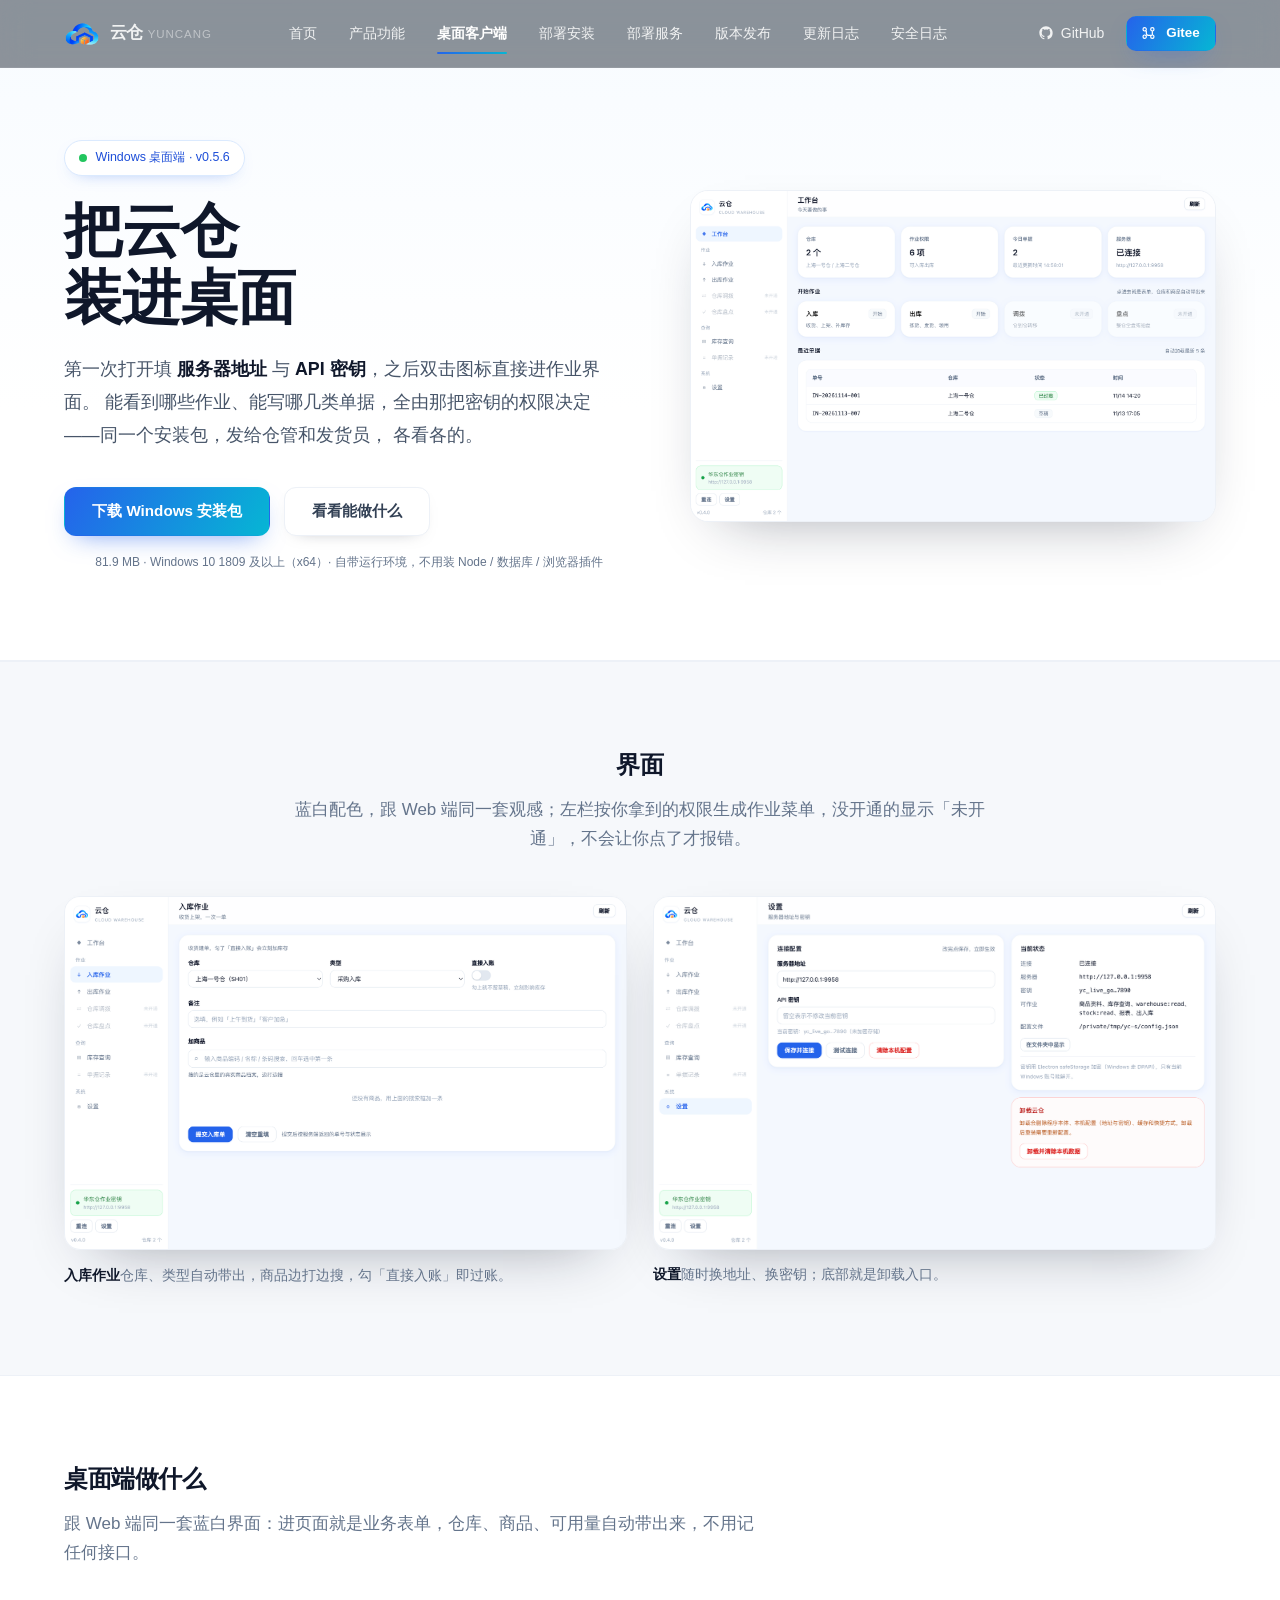
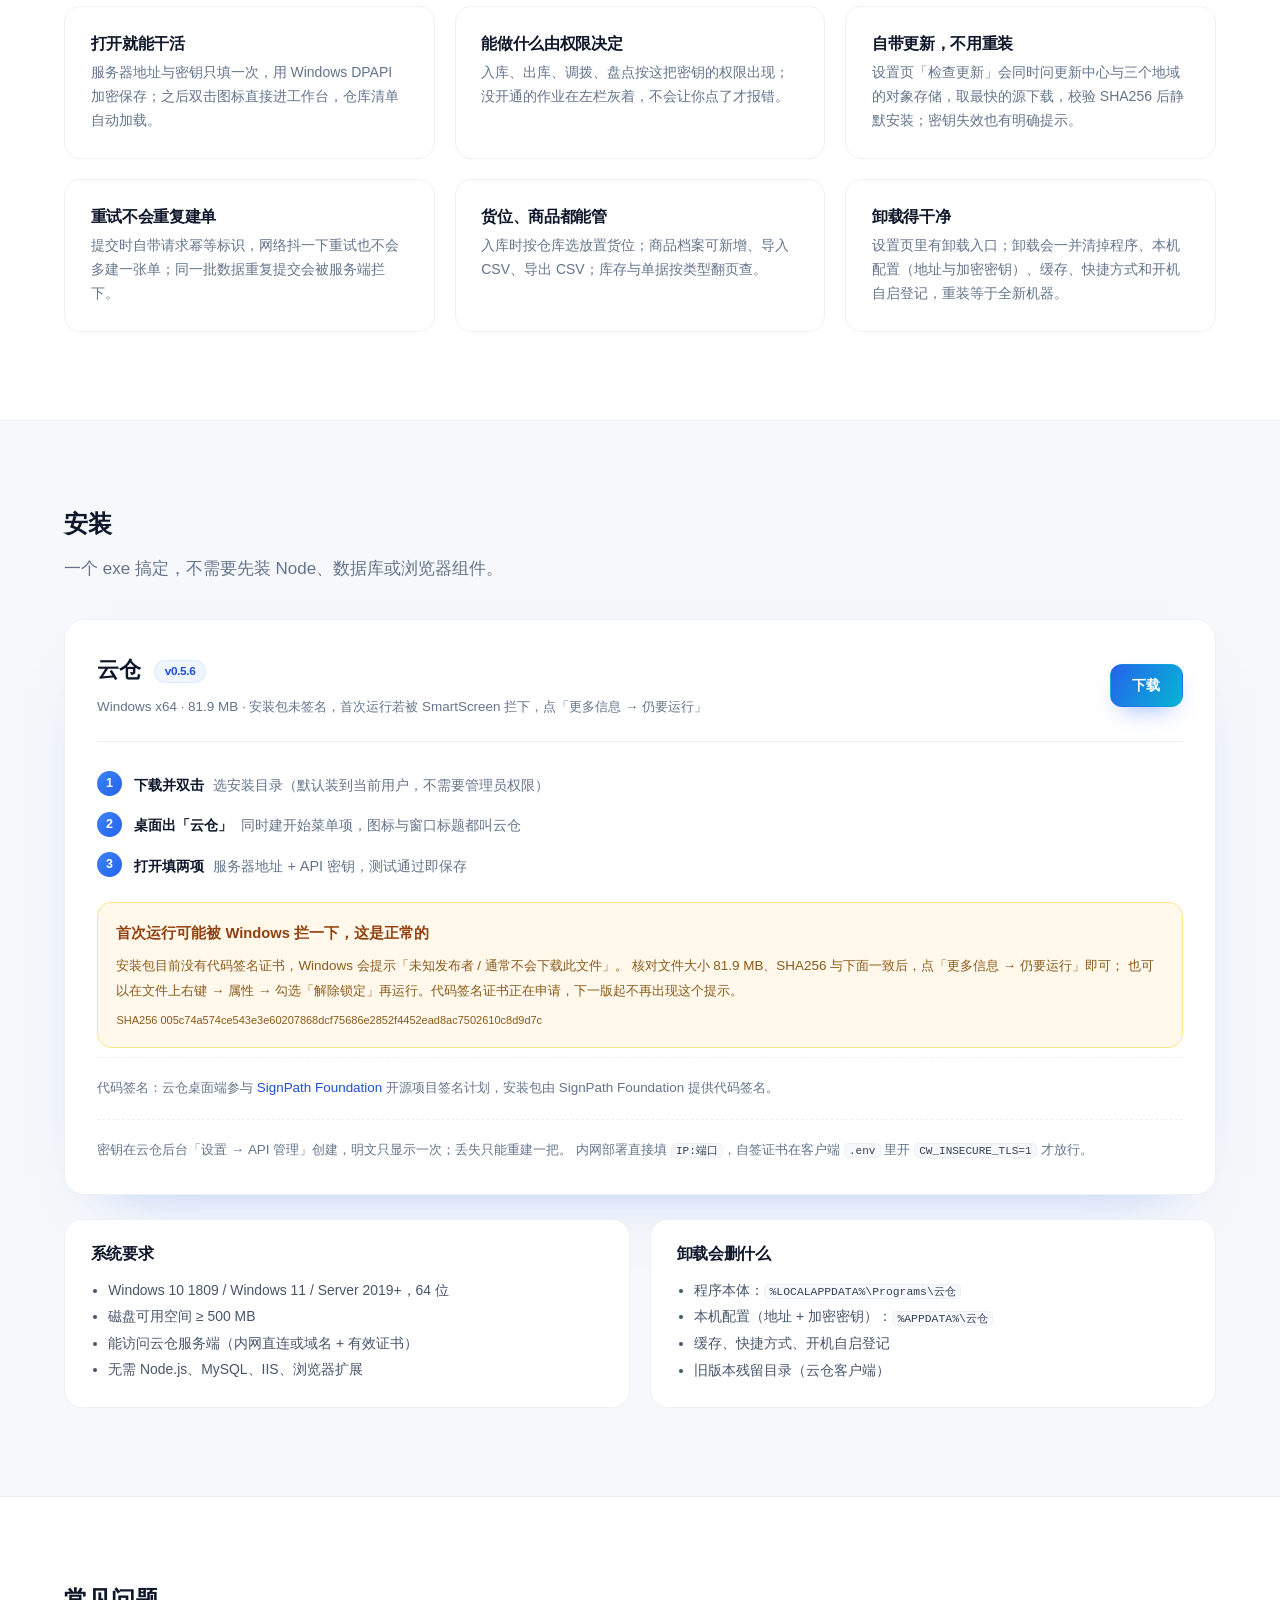
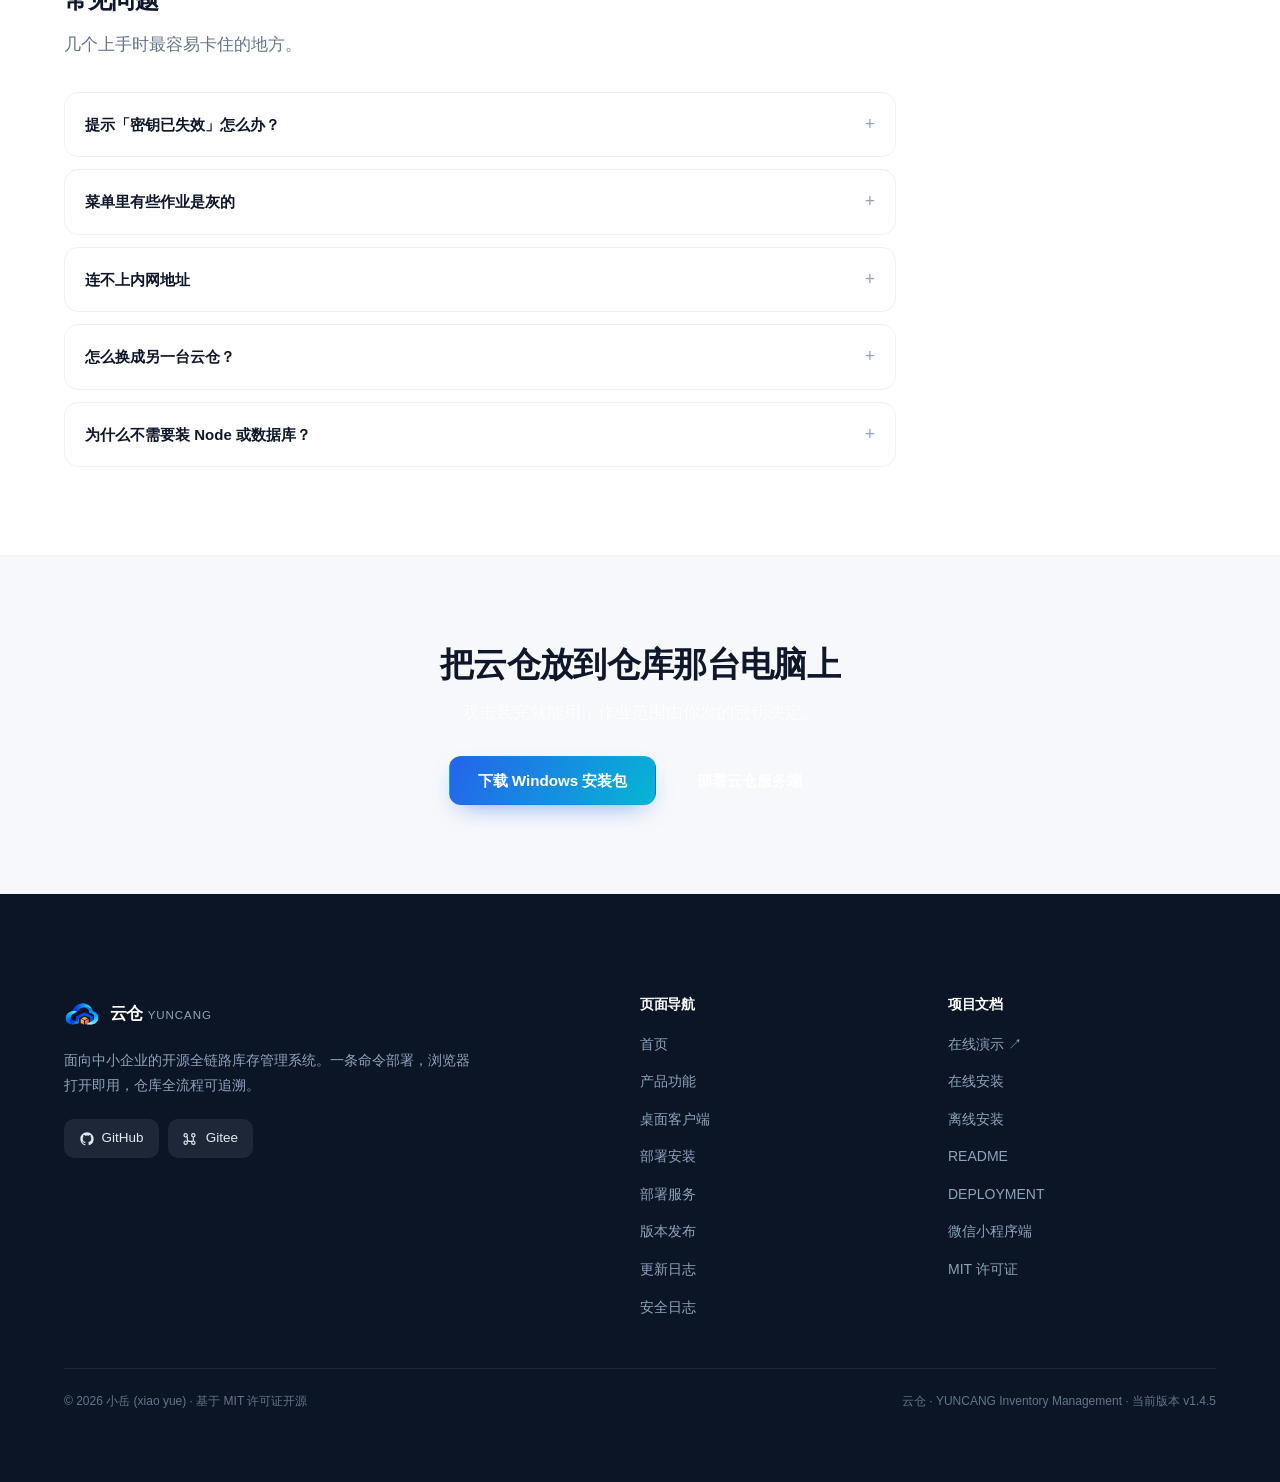
<file: desktop.html>
<!DOCTYPE html>
<html lang="zh-CN">
<head>
  <meta charset="UTF-8" />
  <meta name="viewport" content="width=device-width, initial-scale=1.0" />

  <title>桌面客户端 · 云仓 YUNCANG</title>
  <meta name="description" content="云仓桌面客户端（Windows）：装好填一次服务器地址与密钥，之后打开就是工作台——入库、出库、调拨、盘点、库存查询、单据记录，跟 Web 端同一套蓝白界面。v0.5.6 安装包 81.9 MB，自带运行环境。" />
  <meta name="keywords" content="云仓客户端,桌面客户端,Windows,库存管理,WMS,API 密钥,离线作业,云仓下载" />
  <meta name="author" content="小岳 (xiao yue)" />
  <link rel="canonical" href="https://yuejiaxinabc.github.io/cloudwarehouse-index/desktop.html" />

  <meta property="og:type" content="website" />
  <meta property="og:site_name" content="云仓 YUNCANG" />
  <meta property="og:title" content="云仓桌面客户端 · 把云仓装进桌面" />
  <meta property="og:description" content="填一次服务器地址与密钥，之后双击即用；作业范围跟着密钥权限走。" />
  <meta property="og:url" content="https://yuejiaxinabc.github.io/cloudwarehouse-index/desktop.html" />

  <link rel="icon" type="image/png" href="assets/favicon.png" />
  <link rel="apple-touch-icon" href="assets/apple-touch-icon.png" />
  <link rel="stylesheet" href="assets/css/style.css" />
  <link rel="stylesheet" href="assets/css/desktop.css" />
</head>

<body>

<header id="siteHeader" class="site-header header-dark">
    <div class="container header-inner">
      <a class="brand" href="index.html" aria-label="云仓首页">
        <img class="brand-logo" src="assets/logo.png" alt="云仓 Logo" width="36" height="36">
        <span class="brand-name">云仓 <span class="brand-sub">YUNCANG</span></span>
      </a>

      <nav class="main-nav" aria-label="主导航">
        <a href="index.html">首页</a>
        <a href="features.html">产品功能</a>
        <a href="desktop.html" class="active" aria-current="page">桌面客户端</a>
        <a href="install.html">部署安装</a>
        <a href="pricing.html">部署服务</a>
        <a href="releases.html">版本发布</a>
        <a href="changelog.html">更新日志</a>
        <a href="security.html">安全日志</a>
      </nav>

      <div class="header-actions">
        <a class="btn-github" href="https://github.com/yuejiaxinabc/cloud-warehouse" target="_blank" rel="noopener">
          <svg width="16" height="16" viewBox="0 0 24 24" fill="currentColor" aria-hidden="true"><path d="M12 2C6.477 2 2 6.484 2 12.017c0 4.425 2.865 8.18 6.839 9.504.5.092.682-.217.682-.483 0-.237-.009-.868-.014-1.703-2.782.605-3.369-1.343-3.369-1.343-.454-1.158-1.11-1.466-1.11-1.466-.908-.62.069-.608.069-.608 1.003.07 1.531 1.032 1.531 1.032.892 1.53 2.341 1.088 2.91.832.092-.647.35-1.088.636-1.338-2.22-.253-4.555-1.113-4.555-4.951 0-1.093.39-1.988 1.029-2.688-.103-.253-.446-1.272.098-2.65 0 0 .84-.27 2.75 1.026A9.564 9.564 0 0112 6.844c.85.004 1.705.115 2.504.337 1.909-1.296 2.747-1.027 2.747-1.027.546 1.379.203 2.398.1 2.651.64.7 1.028 1.595 1.028 2.688 0 3.848-2.339 4.695-4.566 4.943.359.309.678.92.678 1.855 0 1.338-.012 2.419-.012 2.747 0 .268.18.58.688.482A10.02 10.02 0 0022 12.017C22 6.484 17.523 2 12 2z"/></svg>
          GitHub
        </a>
        <a class="btn btn-primary btn-sm" href="https://gitee.com/yuejiaxinabc/cloud-warehouse" target="_blank" rel="noopener">
          <svg width="16" height="16" viewBox="0 0 24 24" fill="none" stroke="currentColor" stroke-width="1.8" aria-hidden="true"><path stroke-linecap="round" stroke-linejoin="round" d="M6.5 6.5a2.5 2.5 0 1 1-5 0 2.5 2.5 0 0 1 5 0zM6.5 17.5a2.5 2.5 0 1 1-5 0 2.5 2.5 0 0 1 5 0zM18 17.5a2.5 2.5 0 1 1-5 0 2.5 2.5 0 0 1 5 0zM18 6.5a2.5 2.5 0 1 1-5 0 2.5 2.5 0 0 1 5 0zM6.5 9v3.5a3 3 0 0 0 3 3h5M15.5 15V9"/></svg>
          Gitee
        </a>
        <button id="menuToggle" class="menu-toggle" aria-label="打开菜单" aria-expanded="false" aria-controls="mobileMenu">
          <svg width="24" height="24" viewBox="0 0 24 24" fill="none" stroke="currentColor" stroke-width="2" aria-hidden="true"><path stroke-linecap="round" stroke-linejoin="round" d="M4 7h16M4 12h16M4 17h16"/></svg>
        </button>
      </div>
    </div>

    <div id="mobileMenu" class="mobile-menu">
      <ul>
        <li><a href="index.html">首页</a></li>
        <li><a href="features.html">产品功能</a></li>
        <li><a href="desktop.html" class="active" aria-current="page">桌面客户端</a></li>
        <li><a href="install.html">部署安装</a></li>
        <li><a href="pricing.html">部署服务</a></li>
        <li><a href="releases.html">版本发布</a></li>
        <li><a href="changelog.html">更新日志</a></li>
        <li><a href="security.html">安全日志</a></li>
        <li class="mobile-cta">
          <a class="btn btn-outline btn-sm" href="https://github.com/yuejiaxinabc/cloud-warehouse" target="_blank" rel="noopener">GitHub</a>
          <a class="btn btn-primary btn-sm" href="https://gitee.com/yuejiaxinabc/cloud-warehouse" target="_blank" rel="noopener">Gitee</a>
        </li>
      </ul>
    </div>
  </header>

  <main>
    <!-- ============================ Hero ============================ -->
    <section class="hero">
      <div class="container hero-grid">
        <div>
          <span class="hero-badge"><span class="dot"></span>Windows 桌面端 · v0.5.6</span>
          <h1 class="hero-title">把云仓<br />装进桌面</h1>
          <p class="hero-lead">
            第一次打开填 <strong>服务器地址</strong> 与 <strong>API 密钥</strong>，之后双击图标直接进作业界面。
            能看到哪些作业、能写哪几类单据，全由那把密钥的权限决定——同一个安装包，发给仓管和发货员，
            各看各的。
          </p>
          <div class="hero-cta">
            <a class="btn btn-primary btn-lg" href="https://updata-1307293667.cos.ap-beijing.myqcloud.com/apps/yuncang-desktop/stable/0.5.6/YunCang-Setup-0.5.6-x64.exe">
              下载 Windows 安装包
            </a>
            <a class="btn btn-ghost btn-lg" href="#features">看看能做什么</a>
          </div>
          <p class="hero-note">
            81.9 MB · Windows 10 1809 及以上（x64）· 自带运行环境，不用装 Node / 数据库 / 浏览器插件
          </p>
        </div>

        <div class="hero-visual">
          <div class="shot-frame shot-frame-lg">
            <img src="assets/img/desktop/overview.png" alt="云仓桌面客户端概览界面" loading="lazy" />
          </div>
        </div>
      </div>
    </section>

    <!-- ============================ 界面 ============================ -->
    <section class="section section-soft" id="screens">
      <div class="container">
        <div class="section-head center">
          <h2>界面</h2>
          <p class="desc">蓝白配色，跟 Web 端同一套观感；左栏按你拿到的权限生成作业菜单，没开通的显示「未开通」，不会让你点了才报错。</p>
        </div>

        <div class="shot-grid">
          <figure class="shot-card">
            <div class="shot-frame">
              <img src="assets/img/desktop/inbound.png" alt="入库作业：仓库和商品自动带出" loading="lazy" />
            </div>
            <figcaption><strong>入库作业</strong>仓库、类型自动带出，商品边打边搜，勾「直接入账」即过账。</figcaption>
          </figure>
          <figure class="shot-card">
            <div class="shot-frame">
              <img src="assets/img/desktop/settings.png" alt="设置页更换服务器地址与密钥，含卸载入口" loading="lazy" />
            </div>
            <figcaption><strong>设置</strong>随时换地址、换密钥；底部就是卸载入口。</figcaption>
          </figure>
        </div>
      </div>
    </section>

    <!-- ============================ 能力 ============================ -->
    <section class="section" id="features">
      <div class="container">
        <div class="section-head">
          <h2>桌面端做什么</h2>
          <p class="desc">跟 Web 端同一套蓝白界面：进页面就是业务表单，仓库、商品、可用量自动带出来，不用记任何接口。</p>
        </div>

        <div class="grid grid-3 feature-grid">
          <div class="card card-hover">
            <h3>打开就能干活</h3>
            <p>服务器地址与密钥只填一次，用 Windows DPAPI 加密保存；之后双击图标直接进工作台，仓库清单自动加载。</p>
          </div>
          <div class="card card-hover">
            <h3>能做什么由权限决定</h3>
            <p>入库、出库、调拨、盘点按这把密钥的权限出现；没开通的作业在左栏灰着，不会让你点了才报错。</p>
          </div>
          <div class="card card-hover">
            <h3>自带更新，不用重装</h3>
            <p>设置页「检查更新」会同时问更新中心与三个地域的对象存储，取最快的源下载，校验 SHA256 后静默安装；密钥失效也有明确提示。</p>
          </div>
          <div class="card card-hover">
            <h3>重试不会重复建单</h3>
            <p>提交时自带请求幂等标识，网络抖一下重试也不会多建一张单；同一批数据重复提交会被服务端拦下。</p>
          </div>
          <div class="card card-hover">
            <h3>货位、商品都能管</h3>
            <p>入库时按仓库选放置货位；商品档案可新增、导入 CSV、导出 CSV；库存与单据按类型翻页查。</p>
          </div>
          <div class="card card-hover">
            <h3>卸载得干净</h3>
            <p>设置页里有卸载入口；卸载会一并清掉程序、本机配置（地址与加密密钥）、缓存、快捷方式和开机自启登记，重装等于全新机器。</p>
          </div>
        </div>
      </div>
    </section>

    <!-- ============================ 安装 ============================ -->
    <section class="section section-soft" id="install">
      <div class="container">
        <div class="section-head">
          <h2>安装</h2>
          <p class="desc">一个 exe 搞定，不需要先装 Node、数据库或浏览器组件。</p>
        </div>

        <div class="dl-panel">
          <div class="dl-panel-head">
            <div>
              <div class="dl-title">云仓 <span class="dl-ver">v0.5.6</span></div>
              <div class="dl-meta">Windows x64 · 81.9 MB · 安装包未签名，首次运行若被 SmartScreen 拦下，点「更多信息 → 仍要运行」</div>
            </div>
            <a class="btn btn-primary" href="https://updata-1307293667.cos.ap-beijing.myqcloud.com/apps/yuncang-desktop/stable/0.5.6/YunCang-Setup-0.5.6-x64.exe">下载</a>
          </div>
          <ol class="steps">
            <li><strong>下载并双击</strong> <span>选安装目录（默认装到当前用户，不需要管理员权限）</span></li>
            <li><strong>桌面出「云仓」</strong> <span>同时建开始菜单项，图标与窗口标题都叫云仓</span></li>
            <li><strong>打开填两项</strong> <span>服务器地址 + API 密钥，测试通过即保存</span></li>
          </ol>
          <div class="warn-box">
            <b>首次运行可能被 Windows 拦一下，这是正常的</b>
            <p>安装包目前没有代码签名证书，Windows 会提示「未知发布者 / 通常不会下载此文件」。
               核对文件大小 81.9 MB、SHA256 与下面一致后，点「更多信息 → 仍要运行」即可；
               也可以在文件上右键 → 属性 → 勾选「解除锁定」再运行。代码签名证书正在申请，下一版起不再出现这个提示。</p>
            <p class="mono" style="font-size:11px;word-break:break-all">SHA256 005c74a574ce543e3e60207868dcf75686e2852f4452ead8ac7502610c8d9d7c</p>
          </div>
          <p class="dl-note" style="margin-top:.6rem">代码签名：云仓桌面端参与 <a href="https://signpath.org/" target="_blank" rel="noopener">SignPath Foundation</a> 开源项目签名计划，安装包由 SignPath Foundation 提供代码签名。</p>
          <p class="dl-note">
            密钥在云仓后台「设置 → API 管理」创建，明文只显示一次；丢失只能重建一把。
            内网部署直接填 <code>IP:端口</code>，自签证书在客户端 <code>.env</code> 里开 <code>CW_INSECURE_TLS=1</code> 才放行。
          </p>
        </div>

        <div class="req-grid">
          <div class="req-card">
            <h3>系统要求</h3>
            <ul class="req-list">
              <li>Windows 10 1809 / Windows 11 / Server 2019+，64 位</li>
              <li>磁盘可用空间 ≥ 500 MB</li>
              <li>能访问云仓服务端（内网直连或域名 + 有效证书）</li>
              <li>无需 Node.js、MySQL、IIS、浏览器扩展</li>
            </ul>
          </div>
          <div class="req-card">
            <h3>卸载会删什么</h3>
            <ul class="req-list">
              <li>程序本体：<code>%LOCALAPPDATA%\Programs\云仓</code></li>
              <li>本机配置（地址 + 加密密钥）：<code>%APPDATA%\云仓</code></li>
              <li>缓存、快捷方式、开机自启登记</li>
              <li>旧版本残留目录（云仓客户端）</li>
            </ul>
          </div>
        </div>
      </div>
    </section>

    <!-- ============================ 常见问题 ============================ -->
    <section class="section" id="faq">
      <div class="container">
        <div class="section-head">
          <h2>常见问题</h2>
          <p class="desc">几个上手时最容易卡住的地方。</p>
        </div>

        <div class="faq">
          <details>
            <summary>提示「密钥已失效」怎么办？</summary>
            <p>说明服务端拒绝了这把密钥：可能被停用、过期、来源 IP 不在白名单，或所属账号被禁用。打开「设置」，地址保持不变，贴一把新密钥点「保存并连接」即可，不用重装、不用重启。</p>
          </details>
          <details>
            <summary>菜单里有些作业是灰的</summary>
            <p>那是没开通的作业，左栏显示「未开通」。让管理员在云仓后台给这把密钥加上对应权限（例如调拨），重连后就会出现。</p>
          </details>
          <details>
            <summary>连不上内网地址</summary>
            <p>先确认这台机器能 ping 通服务端端口；HTTPS 用自签证书时客户端默认会拒绝，需要在程序目录的 <code>.env</code> 里加 <code>CW_INSECURE_TLS=1</code>。请求超时默认 20 秒，可用 <code>CW_TIMEOUT_MS</code> 调整。</p>
          </details>
          <details>
            <summary>怎么换成另一台云仓？</summary>
            <p>设置页改服务器地址，密钥重新填（留空表示沿用旧密钥），保存后立即生效；旧配置被覆盖，不会残留两套。</p>
          </details>
          <details>
            <summary>为什么不需要装 Node 或数据库？</summary>
            <p>客户端把 Chromium 与运行时都打包进了安装包，只负责界面与请求；商品、库存、单据全在你的云仓服务器上，本机不存业务数据。</p>
          </details>
        </div>
      </div>
    </section>

    <!-- ============================ CTA ============================ -->
    <section class="section section-soft cta-section">
      <div class="container cta-inner">
        <h2>把云仓放到仓库那台电脑上</h2>
        <p class="desc">双击装完就能用，作业范围由你发的密钥决定。</p>
        <div class="hero-cta">
          <a class="btn btn-primary btn-lg" href="https://updata-1307293667.cos.ap-beijing.myqcloud.com/apps/yuncang-desktop/stable/0.5.6/YunCang-Setup-0.5.6-x64.exe">下载 Windows 安装包</a>
          <a class="btn btn-ghost btn-lg" href="install.html">部署云仓服务端</a>
        </div>
      </div>
    </section>
  </main>

<footer class="site-footer">
    <div class="container">
      <div class="footer-grid">
        <div class="footer-brand">
          <a class="brand" href="index.html" aria-label="云仓首页">
            <img class="brand-logo" src="assets/logo.png" alt="云仓 Logo" width="36" height="36">
            <span class="brand-name">云仓 <span class="brand-sub">YUNCANG</span></span>
          </a>
          <p>面向中小企业的开源全链路库存管理系统。一条命令部署，浏览器打开即用，仓库全流程可追溯。</p>
          <div class="footer-social">
            <a href="https://github.com/yuejiaxinabc/cloud-warehouse" target="_blank" rel="noopener"><svg width="16" height="16" viewBox="0 0 24 24" fill="currentColor" aria-hidden="true"><path d="M12 2C6.477 2 2 6.484 2 12.017c0 4.425 2.865 8.18 6.839 9.504.5.092.682-.217.682-.483 0-.237-.009-.868-.014-1.703-2.782.605-3.369-1.343-3.369-1.343-.454-1.158-1.11-1.466-1.11-1.466-.908-.62.069-.608.069-.608 1.003.07 1.531 1.032 1.531 1.032.892 1.53 2.341 1.088 2.91.832.092-.647.35-1.088.636-1.338-2.22-.253-4.555-1.113-4.555-4.951 0-1.093.39-1.988 1.029-2.688-.103-.253-.446-1.272.098-2.65 0 0 .84-.27 2.75 1.026A9.564 9.564 0 0112 6.844c.85.004 1.705.115 2.504.337 1.909-1.296 2.747-1.027 2.747-1.027.546 1.379.203 2.398.1 2.651.64.7 1.028 1.595 1.028 2.688 0 3.848-2.339 4.695-4.566 4.943.359.309.678.92.678 1.855 0 1.338-.012 2.419-.012 2.747 0 .268.18.58.688.482A10.02 10.02 0 0022 12.017C22 6.484 17.523 2 12 2z"/></svg> GitHub</a>
            <a href="https://gitee.com/yuejiaxinabc/cloud-warehouse" target="_blank" rel="noopener"><svg width="16" height="16" viewBox="0 0 24 24" fill="none" stroke="currentColor" stroke-width="1.8" aria-hidden="true"><path stroke-linecap="round" stroke-linejoin="round" d="M6.5 6.5a2.5 2.5 0 1 1-5 0 2.5 2.5 0 0 1 5 0zM6.5 17.5a2.5 2.5 0 1 1-5 0 2.5 2.5 0 0 1 5 0zM18 17.5a2.5 2.5 0 1 1-5 0 2.5 2.5 0 0 1 5 0zM18 6.5a2.5 2.5 0 1 1-5 0 2.5 2.5 0 0 1 5 0zM6.5 9v3.5a3 3 0 0 0 3 3h5M15.5 15V9"/></svg> Gitee</a>
          </div>
        </div>

        <div class="footer-col">
          <h4>页面导航</h4>
          <ul>
            <li><a href="index.html">首页</a></li>
            <li><a href="features.html">产品功能</a></li>
            <li><a href="desktop.html">桌面客户端</a></li>
            <li><a href="install.html">部署安装</a></li>
            <li><a href="pricing.html">部署服务</a></li>
            <li><a href="releases.html">版本发布</a></li>
            <li><a href="changelog.html">更新日志</a></li>
            <li><a href="security.html">安全日志</a></li>
          </ul>
        </div>

        <div class="footer-col">
          <h4>项目文档</h4>
          <ul>
            <li><a href="https://yc.yuejiaxin.ln.cn/" target="_blank" rel="noopener">在线演示 ↗</a></li>
            <li><a href="install.html#online">在线安装</a></li>
            <li><a href="install.html#offline">离线安装</a></li>
            <li><a href="https://github.com/yuejiaxinabc/cloud-warehouse/blob/main/README.md" target="_blank" rel="noopener">README</a></li>
            <li><a href="https://github.com/yuejiaxinabc/cloud-warehouse/blob/main/docs/DEPLOYMENT.md" target="_blank" rel="noopener">DEPLOYMENT</a></li>
            <li><a href="https://github.com/yuejiaxinabc/cloud-warehouse-wxapp" target="_blank" rel="noopener">微信小程序端</a></li>
            <li><a href="https://github.com/yuejiaxinabc/cloud-warehouse/blob/main/LICENSE" target="_blank" rel="noopener">MIT 许可证</a></li>
          </ul>
        </div>
      </div>

      <div class="footer-bottom">
        <p>© <span id="year">2026</span> 小岳 (xiao yue) · 基于 MIT 许可证开源</p>
        <p>云仓 · YUNCANG Inventory Management · 当前版本 v1.4.5</p>
      </div>
    </div>
  </footer>

  <button id="toTop" class="to-top" aria-label="回到顶部">
    <svg width="20" height="20" viewBox="0 0 24 24" fill="none" stroke="currentColor" stroke-width="2" aria-hidden="true"><path stroke-linecap="round" stroke-linejoin="round" d="M12 19V5m0 0l-6 6m6-6l6 6"/></svg>
  </button>

  <script src="assets/js/main.js"></script>
</body>
</html>
</file>
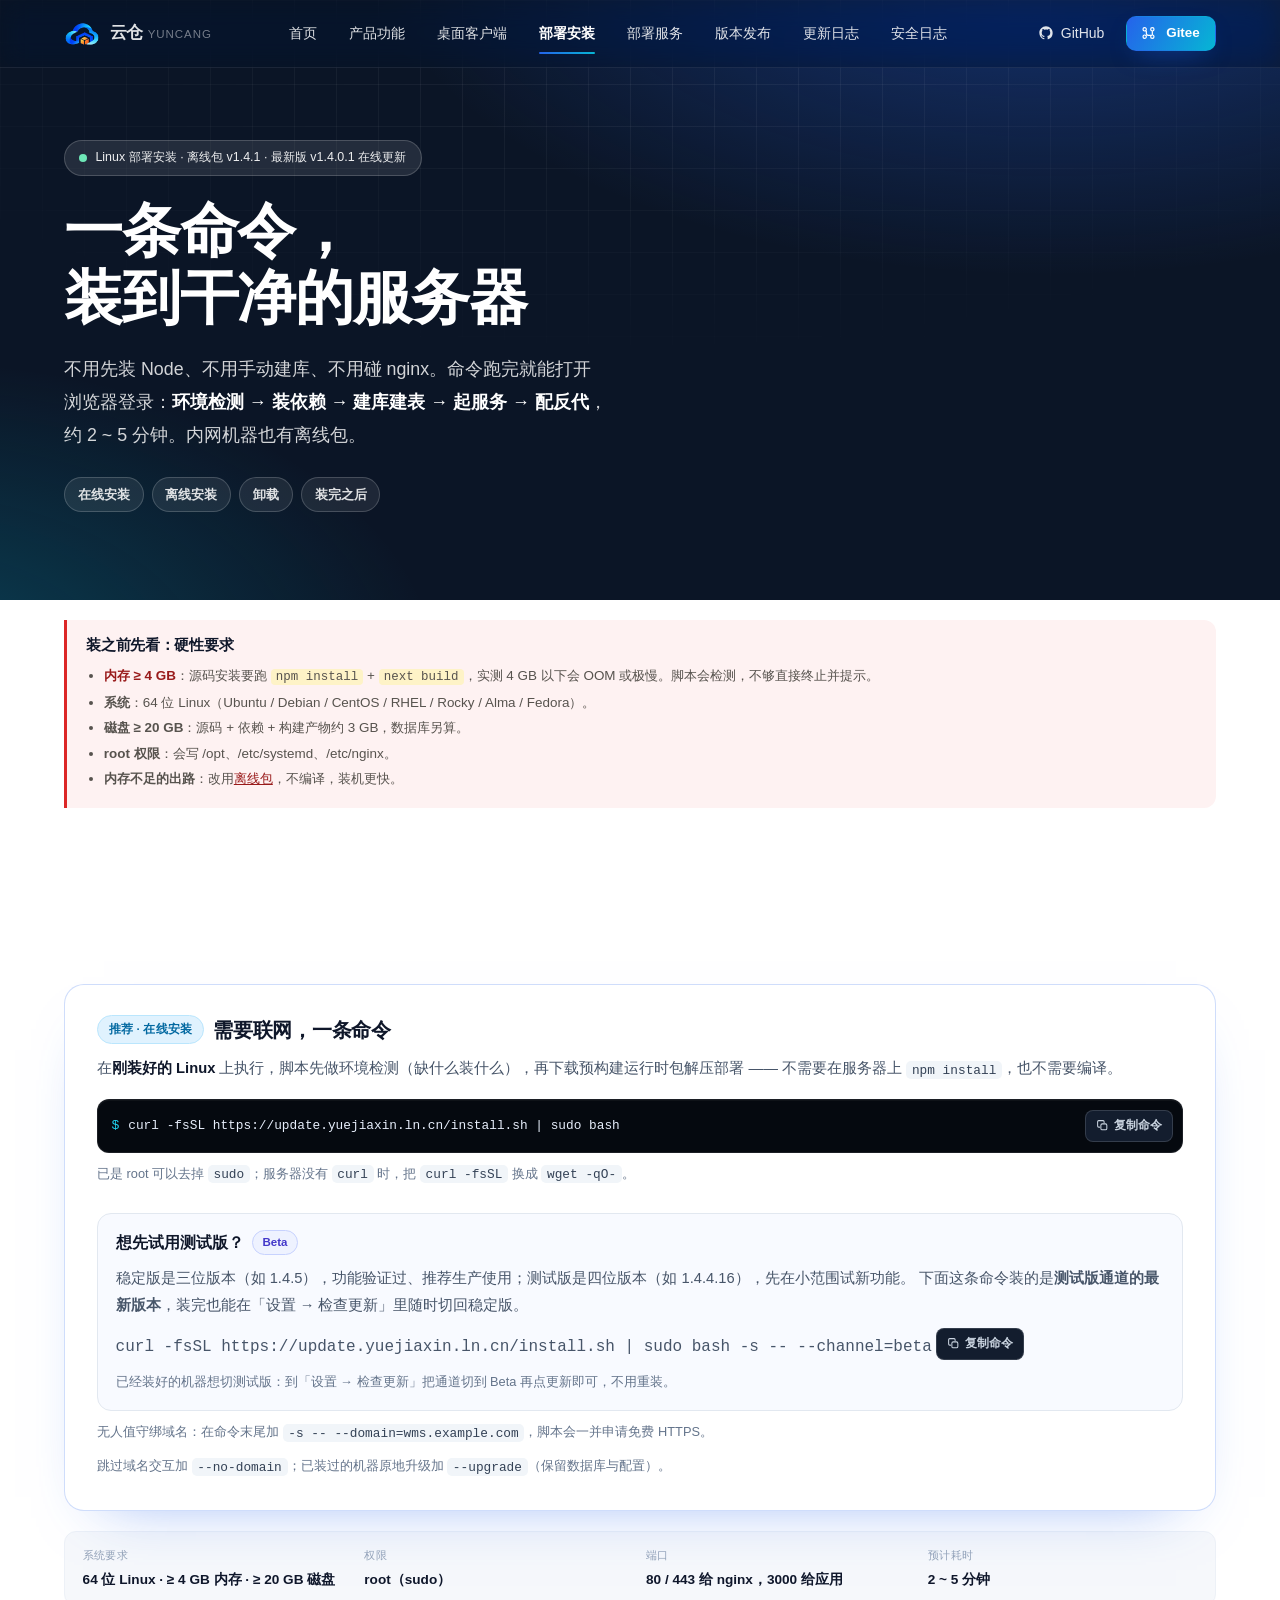
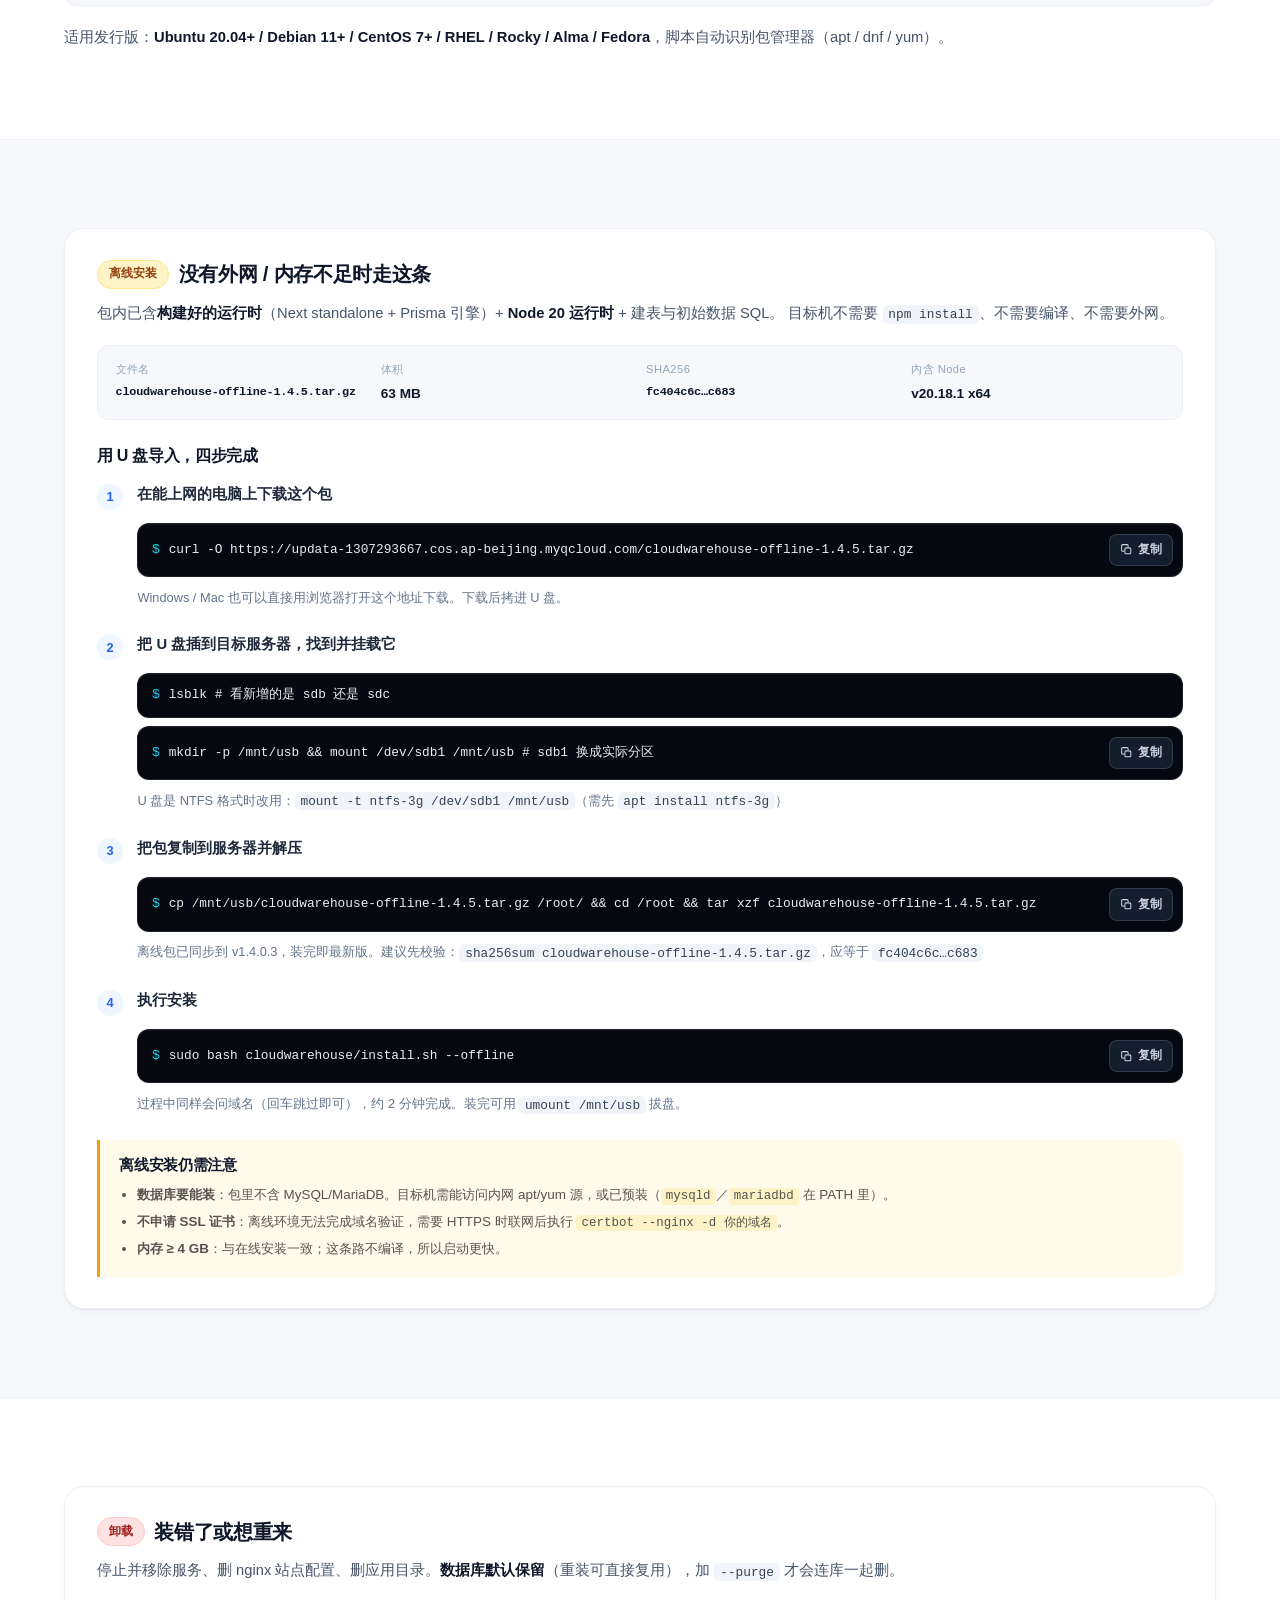
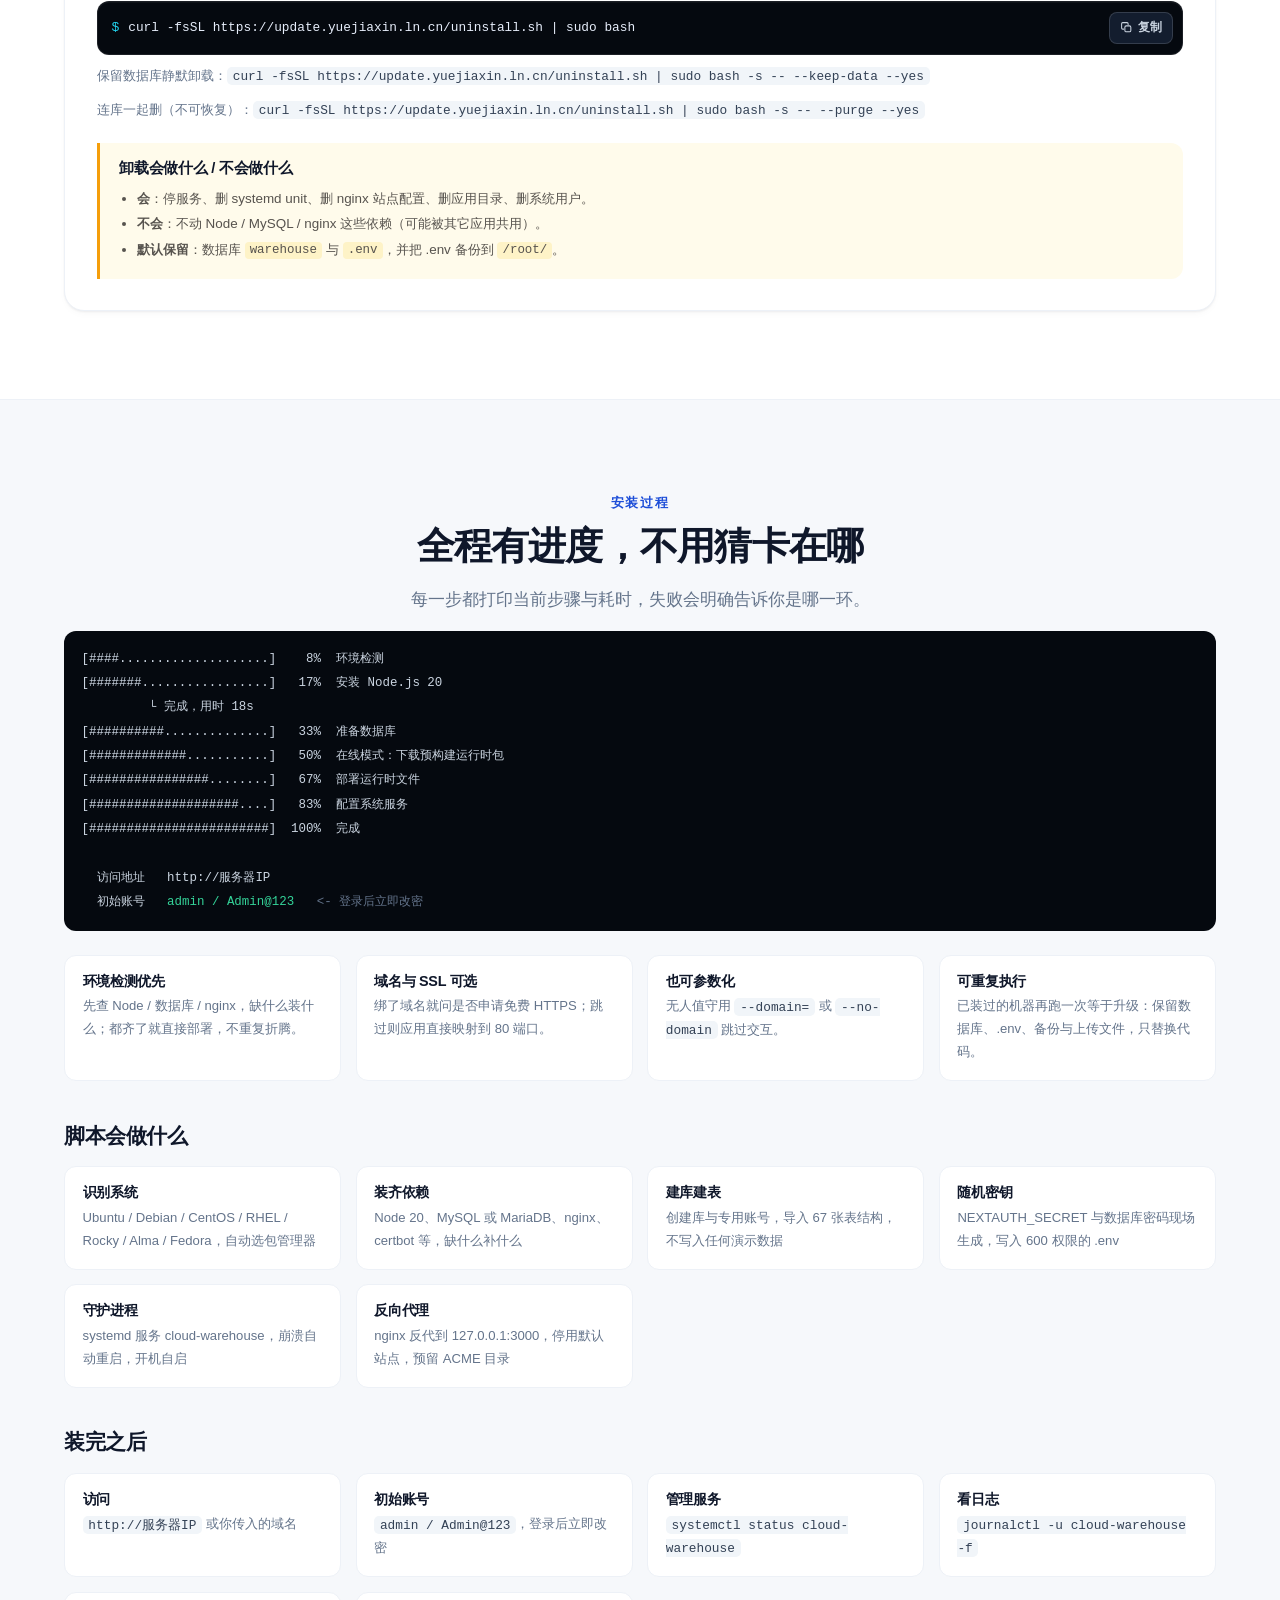
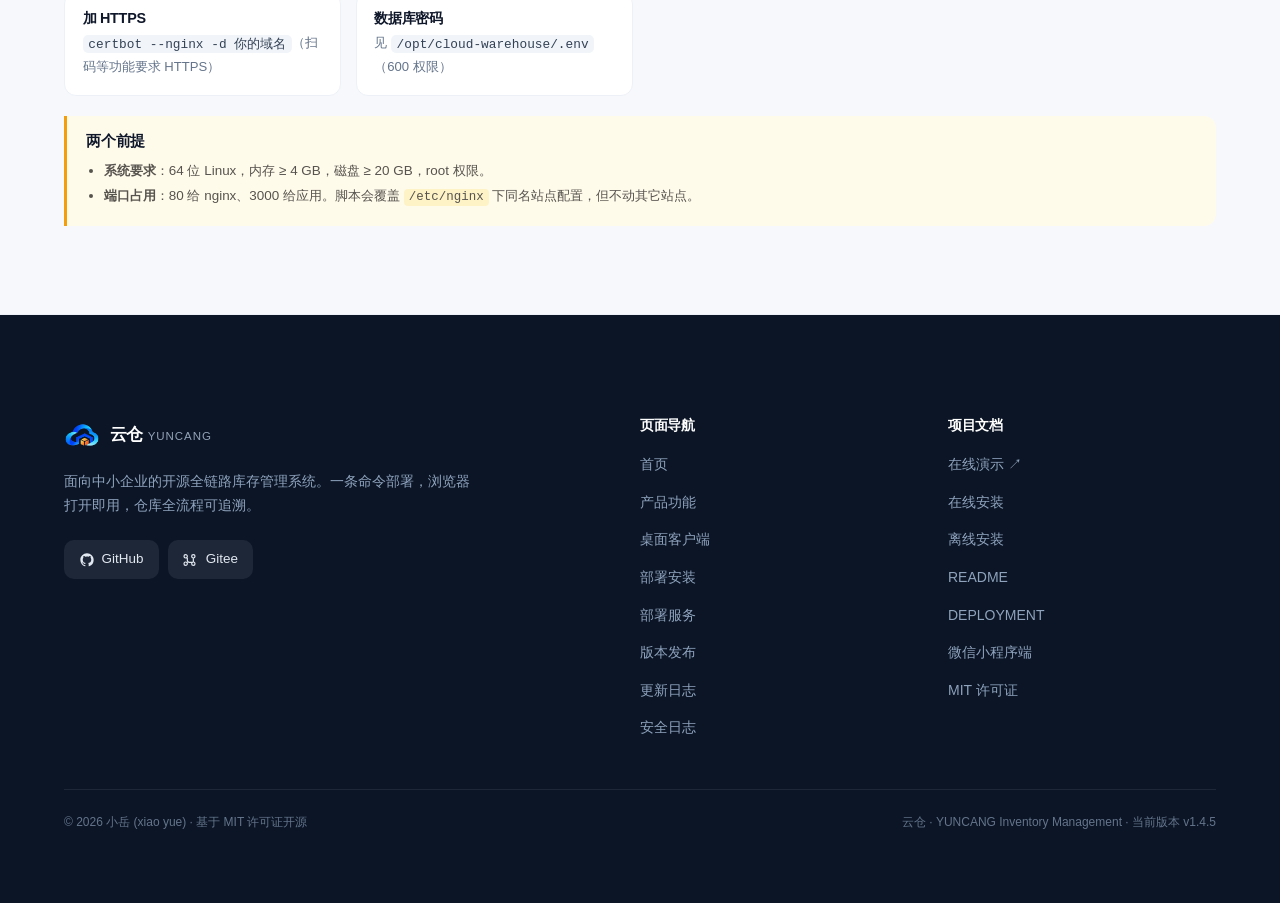
<file: install.html>
<!DOCTYPE html>
<html lang="zh-CN">
<head>
  <meta charset="UTF-8" />
  <meta name="viewport" content="width=device-width, initial-scale=1.0" />

  <title>部署安装 · 云仓 YUNCANG</title>
  <meta name="description" content="云仓 Linux 部署安装：一条命令在干净的服务器上装完（自动装 Node 20、MySQL、nginx，建库建表、配置服务与反代），另提供离线安装包与卸载命令，支持 Ubuntu / Debian / CentOS / Rocky / Alma。" />
  <link rel="canonical" href="https://yuejiaxinabc.github.io/cloudwarehouse-index/install.html" />

  <link rel="icon" type="image/png" href="assets/favicon.png" />
  <link rel="apple-touch-icon" href="assets/apple-touch-icon.png" />
  <link rel="stylesheet" href="assets/css/style.css" />
  <link rel="stylesheet" href="assets/css/code-block.css" />
  <link rel="stylesheet" href="assets/css/install.css" />
</head>

<body>

  <!-- ============================ 导航栏 ============================ -->
  <header id="siteHeader" class="site-header header-dark">
    <div class="container header-inner">
      <a class="brand" href="index.html" aria-label="云仓首页">
        <img class="brand-logo" src="assets/logo.png" alt="云仓 Logo" width="36" height="36">
        <span class="brand-name">云仓 <span class="brand-sub">YUNCANG</span></span>
      </a>

      <nav class="main-nav" aria-label="主导航">
        <a href="index.html">首页</a>
        <a href="features.html">产品功能</a>
        <a href="desktop.html">桌面客户端</a>
        <a href="install.html" class="active" aria-current="page">部署安装</a>
        <a href="pricing.html">部署服务</a>
        <a href="releases.html">版本发布</a>
        <a href="changelog.html">更新日志</a>
        <a href="security.html">安全日志</a>
      </nav>

      <div class="header-actions">
        <a class="btn-github" href="https://github.com/yuejiaxinabc/cloud-warehouse" target="_blank" rel="noopener">
          <svg width="16" height="16" viewBox="0 0 24 24" fill="currentColor" aria-hidden="true"><path d="M12 2C6.477 2 2 6.484 2 12.017c0 4.425 2.865 8.18 6.839 9.504.5.092.682-.217.682-.483 0-.237-.009-.868-.014-1.703-2.782.605-3.369-1.343-3.369-1.343-.454-1.158-1.11-1.466-1.11-1.466-.908-.62.069-.608.069-.608 1.003.07 1.531 1.032 1.531 1.032.892 1.53 2.341 1.088 2.91.832.092-.647.35-1.088.636-1.338-2.22-.253-4.555-1.113-4.555-4.951 0-1.093.39-1.988 1.029-2.688-.103-.253-.446-1.272.098-2.65 0 0 .84-.27 2.75 1.026A9.564 9.564 0 0112 6.844c.85.004 1.705.115 2.504.337 1.909-1.296 2.747-1.027 2.747-1.027.546 1.379.203 2.398.1 2.651.64.7 1.028 1.595 1.028 2.688 0 3.848-2.339 4.695-4.566 4.943.359.309.678.92.678 1.855 0 1.338-.012 2.419-.012 2.747 0 .268.18.58.688.482A10.02 10.02 0 0022 12.017C22 6.484 17.523 2 12 2z"/></svg>
          GitHub
        </a>
        <a class="btn btn-primary btn-sm" href="https://gitee.com/yuejiaxinabc/cloud-warehouse" target="_blank" rel="noopener">
          <svg width="16" height="16" viewBox="0 0 24 24" fill="none" stroke="currentColor" stroke-width="1.8" aria-hidden="true"><path stroke-linecap="round" stroke-linejoin="round" d="M6.5 6.5a2.5 2.5 0 1 1-5 0 2.5 2.5 0 0 1 5 0zM6.5 17.5a2.5 2.5 0 1 1-5 0 2.5 2.5 0 0 1 5 0zM18 17.5a2.5 2.5 0 1 1-5 0 2.5 2.5 0 0 1 5 0zM18 6.5a2.5 2.5 0 1 1-5 0 2.5 2.5 0 0 1 5 0zM6.5 9v3.5a3 3 0 0 0 3 3h5M15.5 15V9"/></svg>
          Gitee
        </a>
        <button id="menuToggle" class="menu-toggle" aria-label="打开菜单" aria-expanded="false" aria-controls="mobileMenu">
          <svg width="24" height="24" viewBox="0 0 24 24" fill="none" stroke="currentColor" stroke-width="2" aria-hidden="true"><path stroke-linecap="round" stroke-linejoin="round" d="M4 7h16M4 12h16M4 17h16"/></svg>
        </button>
      </div>
    </div>

    <div id="mobileMenu" class="mobile-menu">
      <ul>
        <li><a href="index.html">首页</a></li>
        <li><a href="features.html">产品功能</a></li>
        <li><a href="desktop.html">桌面客户端</a></li>
        <li><a href="install.html" class="active" aria-current="page">部署安装</a></li>
        <li><a href="pricing.html">部署服务</a></li>
        <li><a href="releases.html">版本发布</a></li>
        <li><a href="changelog.html">更新日志</a></li>
        <li><a href="security.html">安全日志</a></li>
        <li class="mobile-cta">
          <a class="btn btn-outline btn-sm" href="https://github.com/yuejiaxinabc/cloud-warehouse" target="_blank" rel="noopener">GitHub</a>
          <a class="btn btn-primary btn-sm" href="https://gitee.com/yuejiaxinabc/cloud-warehouse" target="_blank" rel="noopener">Gitee</a>
        </li>
      </ul>
    </div>
  </header>

  <main>
    <!-- ============================ Hero ============================ -->
    <section class="band-dark hero">
      <div class="container">
        <span class="hero-badge"><span class="dot"></span>Linux 部署安装 · 离线包 v1.4.1 · 最新版 v1.4.0.1 在线更新</span>
        <h1 class="hero-title">一条命令，<br />装到干净的服务器</h1>
        <p class="hero-lead">
          不用先装 Node、不用手动建库、不用碰 nginx。命令跑完就能打开浏览器登录：<strong>环境检测 → 装依赖 → 建库建表 → 起服务 → 配反代</strong>，约 2 ~ 5 分钟。内网机器也有离线包。
        </p>
        <div class="jump-row">
          <a href="#online">在线安装</a>
          <a href="#offline">离线安装</a>
          <a href="#uninstall">卸载</a>
          <a href="#after">装完之后</a>
        </div>
      </div>
    </section>

    <!-- ============================ 硬性要求 ============================ -->
    <section class="section" id="requirements" style="padding-top:0">
      <div class="container">
        <div class="install-caution" style="border-left-color:#DC2626;background:#FEF2F2">
          <h3>装之前先看：硬性要求</h3>
          <ul>
            <li><strong style="color:#991B1B">内存 ≥ 4 GB</strong>：源码安装要跑 <code>npm install</code> + <code>next build</code>，实测 4 GB 以下会 OOM 或极慢。脚本会检测，不够直接终止并提示。</li>
            <li><strong>系统</strong>：64 位 Linux（Ubuntu / Debian / CentOS / RHEL / Rocky / Alma / Fedora）。</li>
            <li><strong>磁盘 ≥ 20 GB</strong>：源码 + 依赖 + 构建产物约 3 GB，数据库另算。</li>
            <li><strong>root 权限</strong>：会写 /opt、/etc/systemd、/etc/nginx。</li>
            <li><strong>内存不足的出路</strong>：改用<a href="#offline" style="color:#991B1B;text-decoration:underline">离线包</a>，不编译，装机更快。</li>
          </ul>
        </div>
      </div>
    </section>
    <!-- ============================ 在线安装 ============================ -->
    <section class="section" id="online">
      <div class="container">
        <div class="install-block is-primary">
          <div class="install-head">
            <span class="install-tag install-tag-online">推荐 · 在线安装</span>
            <h2>需要联网，一条命令</h2>
          </div>
          <p class="install-desc">
            在<strong>刚装好的 Linux</strong> 上执行，脚本先做环境检测（缺什么装什么），再下载预构建运行时包解压部署 —— 不需要在服务器上 <code>npm install</code>，也不需要编译。
          </p>
            <div class="cmd-block">
              <span class="cmd-prompt" aria-hidden="true">$</span>
              <code class="cmd-text">curl -fsSL https://update.yuejiaxin.ln.cn/install.sh | sudo bash</code>
              <button class="copy-btn" type="button" data-copy="curl -fsSL https://update.yuejiaxin.ln.cn/install.sh | sudo bash" aria-label="复制命令"><svg viewBox="0 0 24 24" fill="none" stroke="currentColor" stroke-width="1.9" aria-hidden="true"><rect x="9" y="9" width="11" height="11" rx="2.5"/><path stroke-linecap="round" d="M15 6.5V5A2 2 0 0013 3H5a2 2 0 00-2 2v8a2 2 0 002 2h1.5"/></svg><span>复制命令</span></button>
            </div>
          <p class="install-note">已是 root 可以去掉 <code>sudo</code>；服务器没有 <code>curl</code> 时，把 <code>curl -fsSL</code> 换成 <code>wget -qO-</code>。</p>

          <div style="margin-top:1.6rem;padding:1rem 1.1rem;border:1px solid #E2E8F0;border-radius:14px;background:#F8FAFF;">
            <div style="display:flex;align-items:center;gap:.5rem;flex-wrap:wrap;margin-bottom:.55rem;">
              <strong style="font-size:.98rem;color:#0F172A;">想先试用测试版？</strong>
              <span class="badge badge-beta">Beta</span>
            </div>
            <p style="margin:0 0 .6rem;color:#475569;font-size:.92rem;line-height:1.8;">
              稳定版是三位版本（如 1.4.5），功能验证过、推荐生产使用；测试版是四位版本（如 1.4.4.16），先在小范围试新功能。
              下面这条命令装的是<strong>测试版通道的最新版本</strong>，装完也能在「设置 → 检查更新」里随时切回稳定版。
            </p>
            <div class="cmd-box" style="margin:0;">
              <code class="cmd-text">curl -fsSL https://update.yuejiaxin.ln.cn/install.sh | sudo bash -s -- --channel=beta</code>
              <button class="copy-btn" type="button" data-copy="curl -fsSL https://update.yuejiaxin.ln.cn/install.sh | sudo bash -s -- --channel=beta" aria-label="复制命令"><svg viewBox="0 0 24 24" fill="none" stroke="currentColor" stroke-width="1.9" aria-hidden="true"><rect x="9" y="9" width="11" height="11" rx="2.5"/><path stroke-linecap="round" d="M15 6.5V5A2 2 0 0013 3H5a2 2 0 00-2 2v8a2 2 0 002 2h1.5"/></svg><span>复制命令</span></button>
            </div>
            <p class="install-note" style="margin-top:.6rem;">
              已经装好的机器想切测试版：到「设置 → 检查更新」把通道切到 Beta 再点更新即可，不用重装。
            </p>
          </div>
          <p class="install-note">无人值守绑域名：在命令末尾加 <code>-s -- --domain=wms.example.com</code>，脚本会一并申请免费 HTTPS。</p>
          <p class="install-note">跳过域名交互加 <code>--no-domain</code>；已装过的机器原地升级加 <code>--upgrade</code>（保留数据库与配置）。</p>
        </div>

        <div class="install-meta" style="margin-top:1.25rem">
          <div><span>系统要求</span><b>64 位 Linux · ≥ 4 GB 内存 · ≥ 20 GB 磁盘</b></div>
          <div><span>权限</span><b>root（sudo）</b></div>
          <div><span>端口</span><b>80 / 443 给 nginx，3000 给应用</b></div>
          <div><span>预计耗时</span><b>2 ~ 5 分钟</b></div>
        </div>

        <p class="install-desc" style="margin-top:1.1rem">
          适用发行版：<strong>Ubuntu 20.04+ / Debian 11+ / CentOS 7+ / RHEL / Rocky / Alma / Fedora</strong>，脚本自动识别包管理器（apt / dnf / yum）。
        </p>
      </div>
    </section>

    <!-- ============================ 离线安装 ============================ -->
    <section class="section section-soft" id="offline">
      <div class="container">
        <div class="install-block">
          <div class="install-head">
            <span class="install-tag install-tag-offline">离线安装</span>
            <h2>没有外网 / 内存不足时走这条</h2>
          </div>
          <p class="install-desc">
            包内已含<strong>构建好的运行时</strong>（Next standalone + Prisma 引擎）+ <strong>Node 20 运行时</strong> + 建表与初始数据 SQL。
            目标机不需要 <code>npm install</code>、不需要编译、不需要外网。
          </p>

          <div class="install-meta">
            <div><span>文件名</span><b class="mono">cloudwarehouse-offline-1.4.5.tar.gz</b></div>
            <div><span>体积</span><b>63 MB</b></div>
            <div><span>SHA256</span><b class="mono">fc404c6c…c683</b></div>
            <div><span>内含 Node</span><b>v20.18.1 x64</b></div>
          </div>

          <h3 class="steps-h">用 U 盘导入，四步完成</h3>

          <div class="usb-step"><span class="usb-num">1</span><div>
            <strong>在能上网的电脑上下载这个包</strong>
            <div class="cmd-block">
              <span class="cmd-prompt" aria-hidden="true">$</span>
              <code class="cmd-text">curl -O https://updata-1307293667.cos.ap-beijing.myqcloud.com/cloudwarehouse-offline-1.4.5.tar.gz</code>
              <button class="copy-btn" type="button" data-copy="curl -O https://updata-1307293667.cos.ap-beijing.myqcloud.com/cloudwarehouse-offline-1.4.5.tar.gz" aria-label="复制"><svg viewBox="0 0 24 24" fill="none" stroke="currentColor" stroke-width="1.9" aria-hidden="true"><rect x="9" y="9" width="11" height="11" rx="2.5"/><path stroke-linecap="round" d="M15 6.5V5A2 2 0 0013 3H5a2 2 0 00-2 2v8a2 2 0 002 2h1.5"/></svg><span>复制</span></button>
            </div>
            <p class="install-note">Windows / Mac 也可以直接用浏览器打开这个地址下载。下载后拷进 U 盘。</p>
          </div></div>

          <div class="usb-step"><span class="usb-num">2</span><div>
            <strong>把 U 盘插到目标服务器，找到并挂载它</strong>
            <div class="cmd-block">
              <span class="cmd-prompt" aria-hidden="true">$</span>
              <code class="cmd-text">lsblk                    # 看新增的是 sdb 还是 sdc</code>
            </div>
            <div class="cmd-block">
              <span class="cmd-prompt" aria-hidden="true">$</span>
              <code class="cmd-text">mkdir -p /mnt/usb && mount /dev/sdb1 /mnt/usb    # sdb1 换成实际分区</code>
              <button class="copy-btn" type="button" data-copy="mkdir -p /mnt/usb && mount /dev/sdb1 /mnt/usb" aria-label="复制"><svg viewBox="0 0 24 24" fill="none" stroke="currentColor" stroke-width="1.9" aria-hidden="true"><rect x="9" y="9" width="11" height="11" rx="2.5"/><path stroke-linecap="round" d="M15 6.5V5A2 2 0 0013 3H5a2 2 0 00-2 2v8a2 2 0 002 2h1.5"/></svg><span>复制</span></button>
            </div>
            <p class="install-note">U 盘是 NTFS 格式时改用：<code>mount -t ntfs-3g /dev/sdb1 /mnt/usb</code>（需先 <code>apt install ntfs-3g</code>）</p>
          </div></div>

          <div class="usb-step"><span class="usb-num">3</span><div>
            <strong>把包复制到服务器并解压</strong>
            <div class="cmd-block">
              <span class="cmd-prompt" aria-hidden="true">$</span>
              <code class="cmd-text">cp /mnt/usb/cloudwarehouse-offline-1.4.5.tar.gz /root/ && cd /root && tar xzf cloudwarehouse-offline-1.4.5.tar.gz</code>
              <button class="copy-btn" type="button" data-copy="cp /mnt/usb/cloudwarehouse-offline-1.4.5.tar.gz /root/ && cd /root && tar xzf cloudwarehouse-offline-1.4.5.tar.gz" aria-label="复制"><svg viewBox="0 0 24 24" fill="none" stroke="currentColor" stroke-width="1.9" aria-hidden="true"><rect x="9" y="9" width="11" height="11" rx="2.5"/><path stroke-linecap="round" d="M15 6.5V5A2 2 0 0013 3H5a2 2 0 00-2 2v8a2 2 0 002 2h1.5"/></svg><span>复制</span></button>
            </div>
            <p class="install-note">离线包已同步到 v1.4.0.3，装完即最新版。建议先校验：<code>sha256sum cloudwarehouse-offline-1.4.5.tar.gz</code>，应等于 <code>fc404c6c…c683</code></p>
          </div></div>

          <div class="usb-step"><span class="usb-num">4</span><div>
            <strong>执行安装</strong>
            <div class="cmd-block">
              <span class="cmd-prompt" aria-hidden="true">$</span>
              <code class="cmd-text">sudo bash cloudwarehouse/install.sh --offline</code>
              <button class="copy-btn" type="button" data-copy="sudo bash cloudwarehouse/install.sh --offline" aria-label="复制"><svg viewBox="0 0 24 24" fill="none" stroke="currentColor" stroke-width="1.9" aria-hidden="true"><rect x="9" y="9" width="11" height="11" rx="2.5"/><path stroke-linecap="round" d="M15 6.5V5A2 2 0 0013 3H5a2 2 0 00-2 2v8a2 2 0 002 2h1.5"/></svg><span>复制</span></button>
            </div>
            <p class="install-note">过程中同样会问域名（回车跳过即可），约 2 分钟完成。装完可用 <code>umount /mnt/usb</code> 拔盘。</p>
          </div></div>

          <div class="install-caution" style="margin-top:1.4rem">
            <h3>离线安装仍需注意</h3>
            <ul>
              <li><strong>数据库要能装</strong>：包里不含 MySQL/MariaDB。目标机需能访问内网 apt/yum 源，或已预装（<code>mysqld</code>／<code>mariadbd</code> 在 PATH 里）。</li>
              <li><strong>不申请 SSL 证书</strong>：离线环境无法完成域名验证，需要 HTTPS 时联网后执行 <code>certbot --nginx -d 你的域名</code>。</li>
              <li><strong>内存 ≥ 4 GB</strong>：与在线安装一致；这条路不编译，所以启动更快。</li>
            </ul>
          </div>
        </div>
      </div>
    </section>
    <!-- ============================ 卸载 ============================ -->
    <section class="section" id="uninstall">
      <div class="container">
        <div class="install-block">
          <div class="install-head">
            <span class="install-tag install-tag-danger">卸载</span>
            <h2>装错了或想重来</h2>
          </div>
          <p class="install-desc">
            停止并移除服务、删 nginx 站点配置、删应用目录。<strong>数据库默认保留</strong>（重装可直接复用），加 <code>--purge</code> 才会连库一起删。
          </p>
            <div class="cmd-block">
              <span class="cmd-prompt" aria-hidden="true">$</span>
              <code class="cmd-text">curl -fsSL https://update.yuejiaxin.ln.cn/uninstall.sh | sudo bash</code>
              <button class="copy-btn" type="button" data-copy="curl -fsSL https://update.yuejiaxin.ln.cn/uninstall.sh | sudo bash" aria-label="复制命令"><svg viewBox="0 0 24 24" fill="none" stroke="currentColor" stroke-width="1.9" aria-hidden="true"><rect x="9" y="9" width="11" height="11" rx="2.5"/><path stroke-linecap="round" d="M15 6.5V5A2 2 0 0013 3H5a2 2 0 00-2 2v8a2 2 0 002 2h1.5"/></svg><span>复制</span></button>
            </div>
          <p class="install-note">保留数据库静默卸载：<code>curl -fsSL https://update.yuejiaxin.ln.cn/uninstall.sh | sudo bash -s -- --keep-data --yes</code></p>
          <p class="install-note">连库一起删（不可恢复）：<code>curl -fsSL https://update.yuejiaxin.ln.cn/uninstall.sh | sudo bash -s -- --purge --yes</code></p>

          <div class="install-caution">
            <h3>卸载会做什么 / 不会做什么</h3>
            <ul>
              <li><strong>会</strong>：停服务、删 systemd unit、删 nginx 站点配置、删应用目录、删系统用户。</li>
              <li><strong>不会</strong>：不动 Node / MySQL / nginx 这些依赖（可能被其它应用共用）。</li>
              <li><strong>默认保留</strong>：数据库 <code>warehouse</code> 与 <code>.env</code>，并把 .env 备份到 <code>/root/</code>。</li>
            </ul>
          </div>
        </div>
      </div>
    </section>

    <!-- ============================ 过程与说明 ============================ -->
    <section class="section section-soft" id="after">
      <div class="container">
        <div class="section-head center reveal">
          <span class="eyebrow">安装过程</span>
          <h2 class="title">全程有进度，不用猜卡在哪</h2>
          <p class="desc">每一步都打印当前步骤与耗时，失败会明确告诉你是哪一环。</p>
        </div>

        <pre class="logs"><code>[####....................]    8%  环境检测
[#######.................]   17%  安装 Node.js 20
         └ 完成，用时 18s
[##########..............]   33%  准备数据库
[#############...........]   50%  在线模式：下载预构建运行时包
[################........]   67%  部署运行时文件
[####################....]   83%  配置系统服务
[########################]  100%  完成

  访问地址   http://服务器IP
  初始账号   <span class="ok">admin / Admin@123</span>   <span class="dim">&lt;- 登录后立即改密</span></code></pre>

        <div class="facts-grid" style="margin-top:1.5rem">
          <div class="fact"><h3>环境检测优先</h3><p>先查 Node / 数据库 / nginx，缺什么装什么；都齐了就直接部署，不重复折腾。</p></div>
          <div class="fact"><h3>域名与 SSL 可选</h3><p>绑了域名就问是否申请免费 HTTPS；跳过则应用直接映射到 80 端口。</p></div>
          <div class="fact"><h3>也可参数化</h3><p>无人值守用 <code>--domain=</code> 或 <code>--no-domain</code> 跳过交互。</p></div>
          <div class="fact"><h3>可重复执行</h3><p>已装过的机器再跑一次等于升级：保留数据库、.env、备份与上传文件，只替换代码。</p></div>
        </div>

        <h2 class="title" style="font-size:1.3rem; margin-top:2.6rem">脚本会做什么</h2>
        <div class="facts-grid">
          <div class="fact"><h3>识别系统</h3><p>Ubuntu / Debian / CentOS / RHEL / Rocky / Alma / Fedora，自动选包管理器</p></div>
          <div class="fact"><h3>装齐依赖</h3><p>Node 20、MySQL 或 MariaDB、nginx、certbot 等，缺什么补什么</p></div>
          <div class="fact"><h3>建库建表</h3><p>创建库与专用账号，导入 67 张表结构，不写入任何演示数据</p></div>
          <div class="fact"><h3>随机密钥</h3><p>NEXTAUTH_SECRET 与数据库密码现场生成，写入 600 权限的 .env</p></div>
          <div class="fact"><h3>守护进程</h3><p>systemd 服务 cloud-warehouse，崩溃自动重启，开机自启</p></div>
          <div class="fact"><h3>反向代理</h3><p>nginx 反代到 127.0.0.1:3000，停用默认站点，预留 ACME 目录</p></div>
        </div>

        <h2 class="title" style="font-size:1.3rem; margin-top:2.6rem">装完之后</h2>
        <div class="facts-grid">
          <div class="fact"><h3>访问</h3><p><code>http://服务器IP</code> 或你传入的域名</p></div>
          <div class="fact"><h3>初始账号</h3><p><code>admin / Admin@123</code>，登录后立即改密</p></div>
          <div class="fact"><h3>管理服务</h3><p><code>systemctl status cloud-warehouse</code></p></div>
          <div class="fact"><h3>看日志</h3><p><code>journalctl -u cloud-warehouse -f</code></p></div>
          <div class="fact"><h3>加 HTTPS</h3><p><code>certbot --nginx -d 你的域名</code>（扫码等功能要求 HTTPS）</p></div>
          <div class="fact"><h3>数据库密码</h3><p>见 <code>/opt/cloud-warehouse/.env</code>（600 权限）</p></div>
        </div>

        <div class="install-caution">
          <h3>两个前提</h3>
          <ul>
            <li><strong>系统要求</strong>：64 位 Linux，内存 ≥ 4 GB，磁盘 ≥ 20 GB，root 权限。</li>
            <li><strong>端口占用</strong>：80 给 nginx、3000 给应用。脚本会覆盖 <code>/etc/nginx</code> 下同名站点配置，但不动其它站点。</li>
          </ul>
        </div>
      </div>
    </section>
  </main>

  <!-- ============================ 页脚 ============================ -->
  <footer class="site-footer">
    <div class="container">
      <div class="footer-grid">
        <div class="footer-brand">
          <a class="brand" href="index.html" aria-label="云仓首页">
            <img class="brand-logo" src="assets/logo.png" alt="云仓 Logo" width="36" height="36">
            <span class="brand-name">云仓 <span class="brand-sub">YUNCANG</span></span>
          </a>
          <p>面向中小企业的开源全链路库存管理系统。一条命令部署，浏览器打开即用，仓库全流程可追溯。</p>
          <div class="footer-social">
            <a href="https://github.com/yuejiaxinabc/cloud-warehouse" target="_blank" rel="noopener"><svg width="16" height="16" viewBox="0 0 24 24" fill="currentColor" aria-hidden="true"><path d="M12 2C6.477 2 2 6.484 2 12.017c0 4.425 2.865 8.18 6.839 9.504.5.092.682-.217.682-.483 0-.237-.009-.868-.014-1.703-2.782.605-3.369-1.343-3.369-1.343-.454-1.158-1.11-1.466-1.11-1.466-.908-.62.069-.608.069-.608 1.003.07 1.531 1.032 1.531 1.032.892 1.53 2.341 1.088 2.91.832.092-.647.35-1.088.636-1.338-2.22-.253-4.555-1.113-4.555-4.951 0-1.093.39-1.988 1.029-2.688-.103-.253-.446-1.272.098-2.65 0 0 .84-.27 2.75 1.026A9.564 9.564 0 0112 6.844c.85.004 1.705.115 2.504.337 1.909-1.296 2.747-1.027 2.747-1.027.546 1.379.203 2.398.1 2.651.64.7 1.028 1.595 1.028 2.688 0 3.848-2.339 4.695-4.566 4.943.359.309.678.92.678 1.855 0 1.338-.012 2.419-.012 2.747 0 .268.18.58.688.482A10.02 10.02 0 0022 12.017C22 6.484 17.523 2 12 2z"/></svg> GitHub</a>
            <a href="https://gitee.com/yuejiaxinabc/cloud-warehouse" target="_blank" rel="noopener"><svg width="16" height="16" viewBox="0 0 24 24" fill="none" stroke="currentColor" stroke-width="1.8" aria-hidden="true"><path stroke-linecap="round" stroke-linejoin="round" d="M6.5 6.5a2.5 2.5 0 1 1-5 0 2.5 2.5 0 0 1 5 0zM6.5 17.5a2.5 2.5 0 1 1-5 0 2.5 2.5 0 0 1 5 0zM18 17.5a2.5 2.5 0 1 1-5 0 2.5 2.5 0 0 1 5 0zM18 6.5a2.5 2.5 0 1 1-5 0 2.5 2.5 0 0 1 5 0zM6.5 9v3.5a3 3 0 0 0 3 3h5M15.5 15V9"/></svg> Gitee</a>
          </div>
        </div>

        <div class="footer-col">
          <h4>页面导航</h4>
          <ul>
            <li><a href="index.html">首页</a></li>
            <li><a href="features.html">产品功能</a></li>
            <li><a href="desktop.html">桌面客户端</a></li>
            <li><a href="install.html">部署安装</a></li>
            <li><a href="pricing.html">部署服务</a></li>
            <li><a href="releases.html">版本发布</a></li>
            <li><a href="changelog.html">更新日志</a></li>
            <li><a href="security.html">安全日志</a></li>
          </ul>
        </div>

        <div class="footer-col">
          <h4>项目文档</h4>
          <ul>
            <li><a href="https://yc.yuejiaxin.ln.cn/" target="_blank" rel="noopener">在线演示 ↗</a></li>
            <li><a href="install.html#online">在线安装</a></li>
            <li><a href="install.html#offline">离线安装</a></li>
            <li><a href="https://github.com/yuejiaxinabc/cloud-warehouse/blob/main/README.md" target="_blank" rel="noopener">README</a></li>
            <li><a href="https://github.com/yuejiaxinabc/cloud-warehouse/blob/main/docs/DEPLOYMENT.md" target="_blank" rel="noopener">DEPLOYMENT</a></li>
            <li><a href="https://github.com/yuejiaxinabc/cloud-warehouse-wxapp" target="_blank" rel="noopener">微信小程序端</a></li>
            <li><a href="https://github.com/yuejiaxinabc/cloud-warehouse/blob/main/LICENSE" target="_blank" rel="noopener">MIT 许可证</a></li>
          </ul>
        </div>
      </div>

      <div class="footer-bottom">
        <p>© <span id="year">2026</span> 小岳 (xiao yue) · 基于 MIT 许可证开源</p>
        <p>云仓 · YUNCANG Inventory Management · 当前版本 v1.4.5</p>
      </div>
    </div>
  </footer>

  <button id="toTop" class="to-top" aria-label="回到顶部">
    <svg width="20" height="20" viewBox="0 0 24 24" fill="none" stroke="currentColor" stroke-width="2" aria-hidden="true"><path stroke-linecap="round" stroke-linejoin="round" d="M12 19V5m0 0l-6 6m6-6l6 6"/></svg>
  </button>

  <script src="assets/js/main.js"></script>
  <script src="assets/js/install-copy.js"></script>
</body>
</html>
</file>
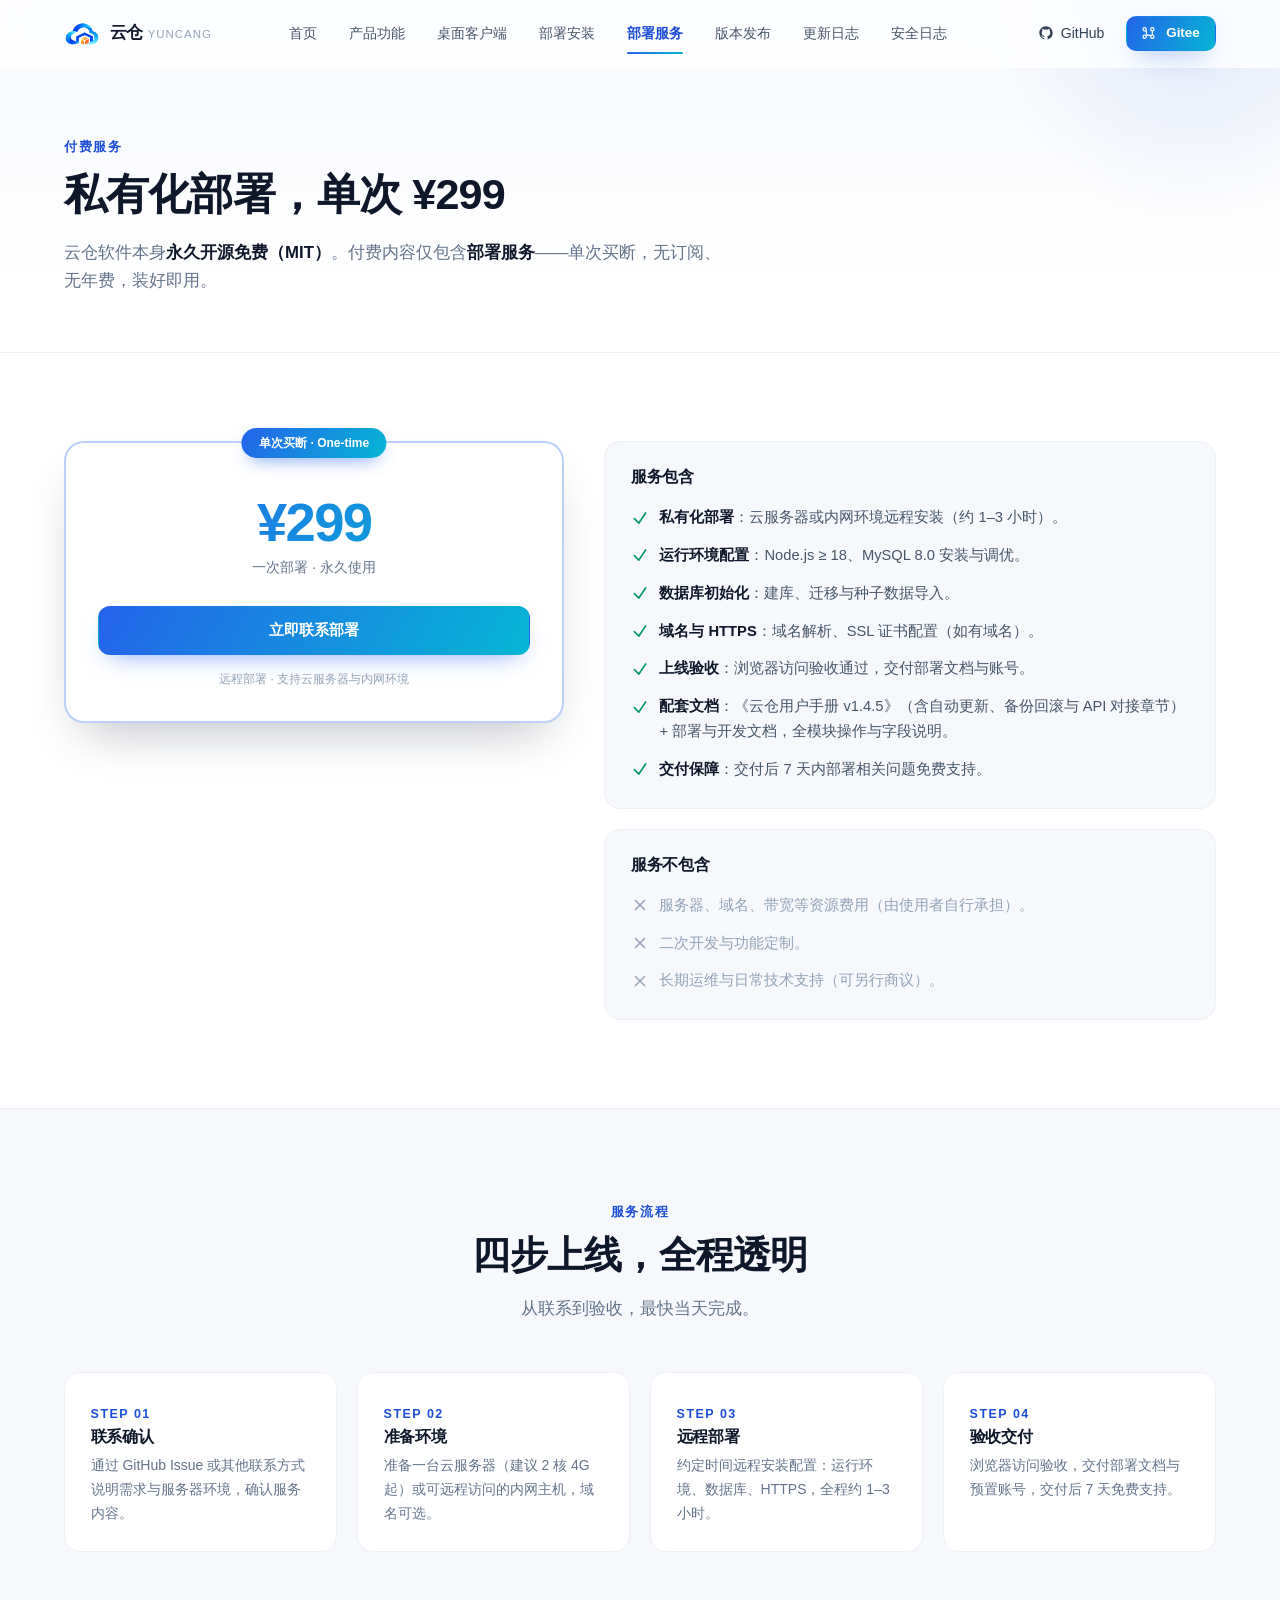
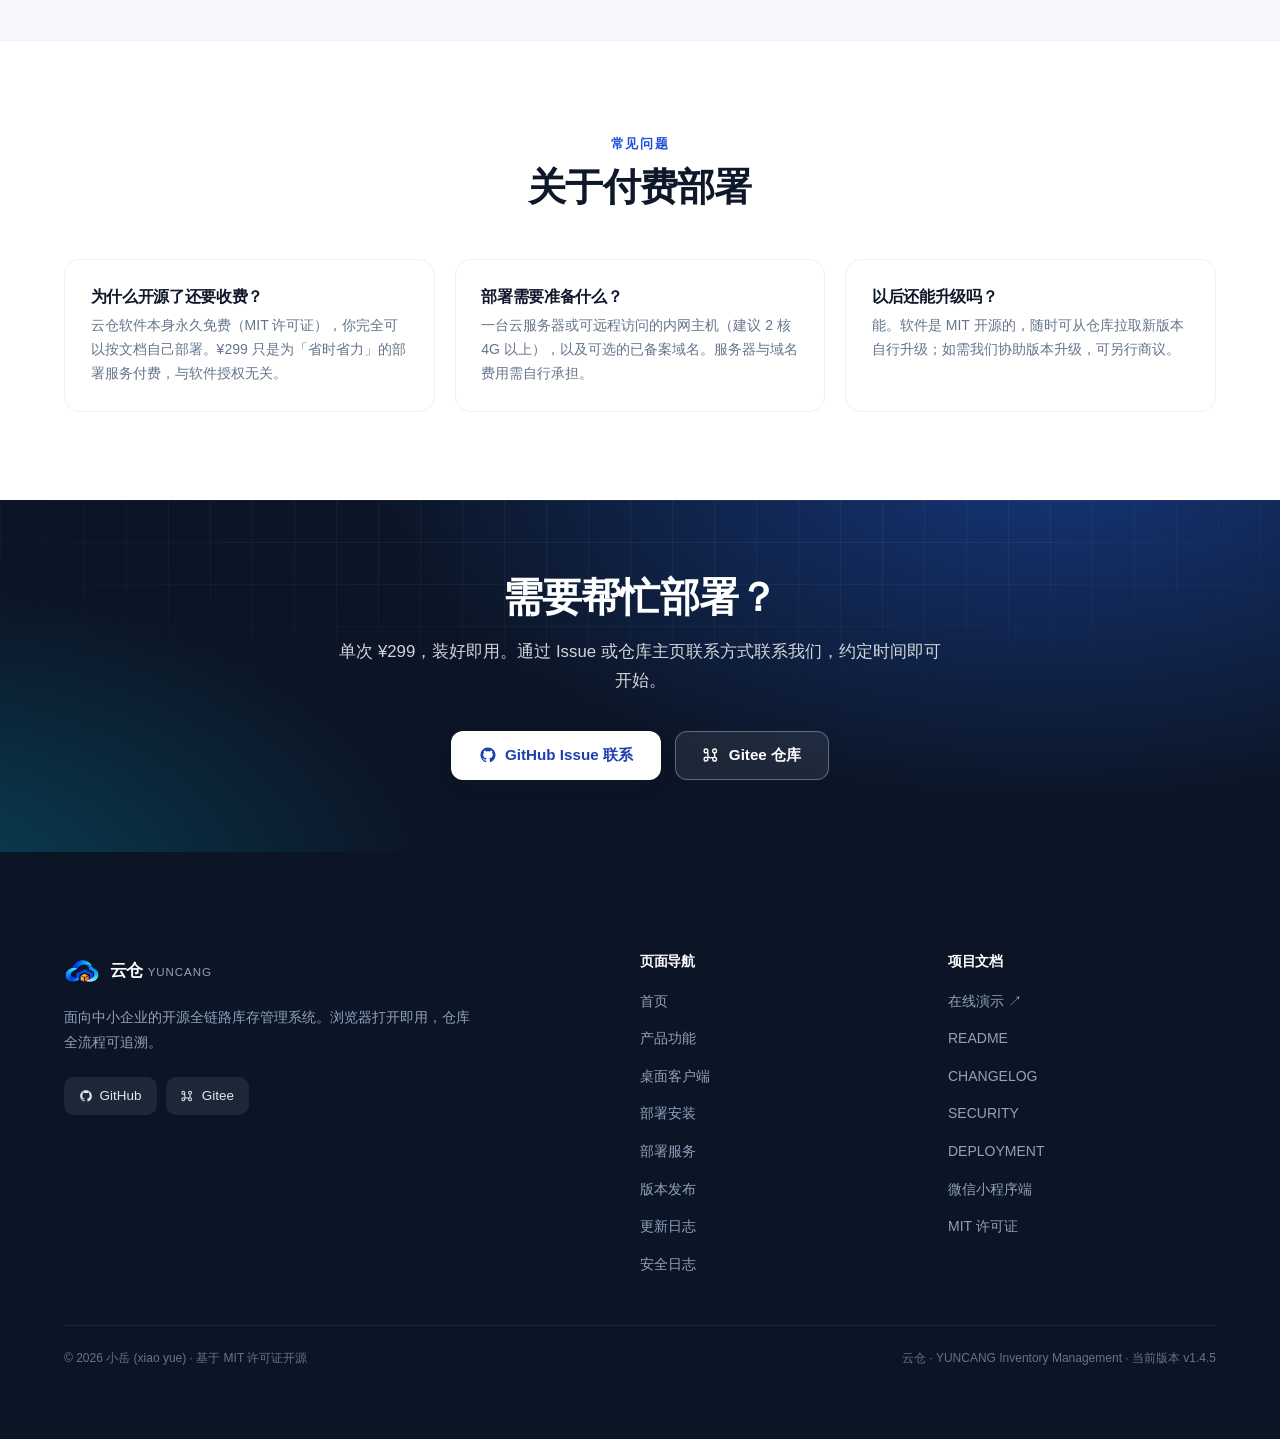
<file: pricing.html>
<!DOCTYPE html>
<html lang="zh-CN">
<head>
  <meta charset="UTF-8" />
  <meta name="viewport" content="width=device-width, initial-scale=1.0" />

  <title>部署服务 · 单次 ¥299 私有化部署 | 云仓 YUNCANG</title>
  <meta name="description" content="云仓（YUNCANG）软件永久开源免费（MIT），付费内容仅包含私有化部署服务：单次 ¥299 买断，无订阅、无年费。包含环境配置、数据库初始化、HTTPS 证书、上线验收与部署文档。" />
  <meta name="author" content="小岳 (xiao yue)" />
  <link rel="canonical" href="https://yuejiaxinabc.github.io/cloudwarehouse-index/pricing.html" />

  <meta property="og:type" content="website" />
  <meta property="og:site_name" content="云仓 YUNCANG" />
  <meta property="og:title" content="部署服务 · 单次 ¥299 私有化部署 | 云仓 YUNCANG" />
  <meta property="og:description" content="软件永久开源免费，付费内容仅包含部署服务：单次 ¥299 买断，装好即用。" />
  <meta property="og:url" content="https://yuejiaxinabc.github.io/cloudwarehouse-index/pricing.html" />

  <link rel="icon" type="image/png" href="assets/favicon.png" />
  <link rel="apple-touch-icon" href="assets/apple-touch-icon.png" />
  <link rel="stylesheet" href="assets/css/style.css" />
</head>

<body>

  <!-- ============================ 导航栏 ============================ -->
  <header id="siteHeader" class="site-header">
    <div class="container header-inner">
      <a class="brand" href="index.html" aria-label="云仓首页">
        <img class="brand-logo" src="assets/logo.png" alt="云仓 Logo" width="36" height="36">
        <span class="brand-name">云仓 <span class="brand-sub">YUNCANG</span></span>
      </a>

      <nav class="main-nav" aria-label="主导航">
        <a href="index.html">首页</a>
        <a href="features.html">产品功能</a>
        <a href="desktop.html">桌面客户端</a>
        <a href="install.html">部署安装</a>
        <a href="pricing.html" class="active" aria-current="page">部署服务</a>
        <a href="releases.html">版本发布</a>
        <a href="changelog.html">更新日志</a>
        <a href="security.html">安全日志</a>
      </nav>

      <div class="header-actions">
        <a class="btn-github" href="https://github.com/yuejiaxinabc/cloud-warehouse" target="_blank" rel="noopener">
          <svg width="16" height="16" viewBox="0 0 24 24" fill="currentColor" aria-hidden="true"><path d="M12 2C6.477 2 2 6.484 2 12.017c0 4.425 2.865 8.18 6.839 9.504.5.092.682-.217.682-.483 0-.237-.009-.868-.014-1.703-2.782.605-3.369-1.343-3.369-1.343-.454-1.158-1.11-1.466-1.11-1.466-.908-.62.069-.608.069-.608 1.003.07 1.531 1.032 1.531 1.032.892 1.53 2.341 1.088 2.91.832.092-.647.35-1.088.636-1.338-2.22-.253-4.555-1.113-4.555-4.951 0-1.093.39-1.988 1.029-2.688-.103-.253-.446-1.272.098-2.65 0 0 .84-.27 2.75 1.026A9.564 9.564 0 0112 6.844c.85.004 1.705.115 2.504.337 1.909-1.296 2.747-1.027 2.747-1.027.546 1.379.203 2.398.1 2.651.64.7 1.028 1.595 1.028 2.688 0 3.848-2.339 4.695-4.566 4.943.359.309.678.92.678 1.855 0 1.338-.012 2.419-.012 2.747 0 .268.18.58.688.482A10.02 10.02 0 0022 12.017C22 6.484 17.523 2 12 2z"/></svg>
          GitHub
        </a>
        <a class="btn btn-primary btn-sm" href="https://gitee.com/yuejiaxinabc/cloud-warehouse" target="_blank" rel="noopener">
          <svg width="16" height="16" viewBox="0 0 24 24" fill="none" stroke="currentColor" stroke-width="1.8" aria-hidden="true"><path stroke-linecap="round" stroke-linejoin="round" d="M6.5 6.5a2.5 2.5 0 1 1-5 0 2.5 2.5 0 0 1 5 0zM6.5 17.5a2.5 2.5 0 1 1-5 0 2.5 2.5 0 0 1 5 0zM18 17.5a2.5 2.5 0 1 1-5 0 2.5 2.5 0 0 1 5 0zM18 6.5a2.5 2.5 0 1 1-5 0 2.5 2.5 0 0 1 5 0zM6.5 9v3.5a3 3 0 0 0 3 3h5M15.5 15V9"/></svg>
          Gitee
        </a>
        <button id="menuToggle" class="menu-toggle" aria-label="打开菜单" aria-expanded="false" aria-controls="mobileMenu">
          <svg width="24" height="24" viewBox="0 0 24 24" fill="none" stroke="currentColor" stroke-width="2" aria-hidden="true"><path stroke-linecap="round" stroke-linejoin="round" d="M4 7h16M4 12h16M4 17h16"/></svg>
        </button>
      </div>
    </div>

    <div id="mobileMenu" class="mobile-menu">
      <ul>
        <li><a href="index.html">首页</a></li>
        <li><a href="features.html">产品功能</a></li>
        <li><a href="desktop.html">桌面客户端</a></li>
        <li><a href="install.html">部署安装</a></li>
        <li><a href="pricing.html" class="active" aria-current="page">部署服务</a></li>
        <li><a href="releases.html">版本发布</a></li>
        <li><a href="changelog.html">更新日志</a></li>
        <li><a href="security.html">安全日志</a></li>
        <li class="mobile-cta">
          <a class="btn btn-outline btn-sm" href="https://github.com/yuejiaxinabc/cloud-warehouse" target="_blank" rel="noopener">GitHub</a>
          <a class="btn btn-primary btn-sm" href="https://gitee.com/yuejiaxinabc/cloud-warehouse" target="_blank" rel="noopener">Gitee</a>
        </li>
      </ul>
    </div>
  </header>

  <main>
    <!-- ============================ 页首 ============================ -->
    <section class="page-hero">
      <div class="container reveal">
        <span class="eyebrow">付费服务</span>
        <h1 class="title">私有化部署，单次 ¥299</h1>
        <p class="desc">
          云仓软件本身<strong style="color: var(--ink-900);">永久开源免费（MIT）</strong>。付费内容仅包含<strong style="color: var(--ink-900);">部署服务</strong>——单次买断，无订阅、无年费，装好即用。
        </p>
      </div>
    </section>

    <!-- ============================ 价格与服务范围 ============================ -->
    <section class="section">
      <div class="container">
        <div class="price-grid">
          <!-- 价格卡 -->
          <div class="price-card reveal">
            <span class="price-flag">单次买断 · One-time</span>
            <p class="price-value">¥299</p>
            <p class="price-unit">一次部署 · 永久使用</p>
            <!-- TODO: 如有微信 / 邮箱等更直接的联系方式，替换下面按钮链接 -->
            <a class="btn btn-primary btn-lg" href="https://github.com/yuejiaxinabc/cloud-warehouse/issues" target="_blank" rel="noopener">立即联系部署</a>
            <p class="price-note">远程部署 · 支持云服务器与内网环境</p>
          </div>

          <!-- 服务范围 -->
          <div class="reveal">
            <div class="panel">
              <h3>服务包含</h3>
              <ul class="check-list" style="margin-top: 1.1rem;">
                <li>
                  <svg width="18" height="18" viewBox="0 0 24 24" fill="none" stroke="currentColor" stroke-width="2.2" aria-hidden="true"><path stroke-linecap="round" stroke-linejoin="round" d="M4.5 12.75l6 6 9-13.5"/></svg>
                  <span><strong>私有化部署</strong>：云服务器或内网环境远程安装（约 1–3 小时）。</span>
                </li>
                <li>
                  <svg width="18" height="18" viewBox="0 0 24 24" fill="none" stroke="currentColor" stroke-width="2.2" aria-hidden="true"><path stroke-linecap="round" stroke-linejoin="round" d="M4.5 12.75l6 6 9-13.5"/></svg>
                  <span><strong>运行环境配置</strong>：Node.js ≥ 18、MySQL 8.0 安装与调优。</span>
                </li>
                <li>
                  <svg width="18" height="18" viewBox="0 0 24 24" fill="none" stroke="currentColor" stroke-width="2.2" aria-hidden="true"><path stroke-linecap="round" stroke-linejoin="round" d="M4.5 12.75l6 6 9-13.5"/></svg>
                  <span><strong>数据库初始化</strong>：建库、迁移与种子数据导入。</span>
                </li>
                <li>
                  <svg width="18" height="18" viewBox="0 0 24 24" fill="none" stroke="currentColor" stroke-width="2.2" aria-hidden="true"><path stroke-linecap="round" stroke-linejoin="round" d="M4.5 12.75l6 6 9-13.5"/></svg>
                  <span><strong>域名与 HTTPS</strong>：域名解析、SSL 证书配置（如有域名）。</span>
                </li>
                <li>
                  <svg width="18" height="18" viewBox="0 0 24 24" fill="none" stroke="currentColor" stroke-width="2.2" aria-hidden="true"><path stroke-linecap="round" stroke-linejoin="round" d="M4.5 12.75l6 6 9-13.5"/></svg>
                  <span><strong>上线验收</strong>：浏览器访问验收通过，交付部署文档与账号。</span>
                </li>
                <li>
                  <svg width="18" height="18" viewBox="0 0 24 24" fill="none" stroke="currentColor" stroke-width="2.2" aria-hidden="true"><path stroke-linecap="round" stroke-linejoin="round" d="M4.5 12.75l6 6 9-13.5"/></svg>
                  <span><strong>配套文档</strong>：《云仓用户手册 v1.4.5》（含自动更新、备份回滚与 API 对接章节）+ 部署与开发文档，全模块操作与字段说明。</span>
                </li>
                <li>
                  <svg width="18" height="18" viewBox="0 0 24 24" fill="none" stroke="currentColor" stroke-width="2.2" aria-hidden="true"><path stroke-linecap="round" stroke-linejoin="round" d="M4.5 12.75l6 6 9-13.5"/></svg>
                  <span><strong>交付保障</strong>：交付后 7 天内部署相关问题免费支持。</span>
                </li>
              </ul>
            </div>

            <div class="panel" style="margin-top: 1.25rem;">
              <h3>服务不包含</h3>
              <ul class="check-list muted" style="margin-top: 1.1rem;">
                <li>
                  <svg width="18" height="18" viewBox="0 0 24 24" fill="none" stroke="currentColor" stroke-width="2" aria-hidden="true"><path stroke-linecap="round" stroke-linejoin="round" d="M6 18L18 6M6 6l12 12"/></svg>
                  <span>服务器、域名、带宽等资源费用（由使用者自行承担）。</span>
                </li>
                <li>
                  <svg width="18" height="18" viewBox="0 0 24 24" fill="none" stroke="currentColor" stroke-width="2" aria-hidden="true"><path stroke-linecap="round" stroke-linejoin="round" d="M6 18L18 6M6 6l12 12"/></svg>
                  <span>二次开发与功能定制。</span>
                </li>
                <li>
                  <svg width="18" height="18" viewBox="0 0 24 24" fill="none" stroke="currentColor" stroke-width="2" aria-hidden="true"><path stroke-linecap="round" stroke-linejoin="round" d="M6 18L18 6M6 6l12 12"/></svg>
                  <span>长期运维与日常技术支持（可另行商议）。</span>
                </li>
              </ul>
            </div>
          </div>
        </div>
      </div>
    </section>

    <!-- ============================ 部署流程 ============================ -->
    <section class="section section-soft">
      <div class="container">
        <div class="section-head center reveal">
          <span class="eyebrow">服务流程</span>
          <h2 class="title">四步上线，全程透明</h2>
          <p class="desc">从联系到验收，最快当天完成。</p>
        </div>

        <div class="grid cols-4 section-head-below">
          <div class="card card-hover reveal">
            <span class="card-num">STEP 01</span>
            <h3>联系确认</h3>
            <p>通过 GitHub Issue 或其他联系方式说明需求与服务器环境，确认服务内容。</p>
          </div>
          <div class="card card-hover reveal">
            <span class="card-num">STEP 02</span>
            <h3>准备环境</h3>
            <p>准备一台云服务器（建议 2 核 4G 起）或可远程访问的内网主机，域名可选。</p>
          </div>
          <div class="card card-hover reveal">
            <span class="card-num">STEP 03</span>
            <h3>远程部署</h3>
            <p>约定时间远程安装配置：运行环境、数据库、HTTPS，全程约 1–3 小时。</p>
          </div>
          <div class="card card-hover reveal">
            <span class="card-num">STEP 04</span>
            <h3>验收交付</h3>
            <p>浏览器访问验收，交付部署文档与预置账号，交付后 7 天免费支持。</p>
          </div>
        </div>
      </div>
    </section>

    <!-- ============================ 常见问题 ============================ -->
    <section class="section">
      <div class="container">
        <div class="section-head center reveal">
          <span class="eyebrow">常见问题</span>
          <h2 class="title">关于付费部署</h2>
        </div>

        <div class="grid cols-3 section-head-below">
          <div class="card reveal">
            <h3>为什么开源了还要收费？</h3>
            <p>云仓软件本身永久免费（MIT 许可证），你完全可以按文档自己部署。¥299 只是为「省时省力」的部署服务付费，与软件授权无关。</p>
          </div>
          <div class="card reveal">
            <h3>部署需要准备什么？</h3>
            <p>一台云服务器或可远程访问的内网主机（建议 2 核 4G 以上），以及可选的已备案域名。服务器与域名费用需自行承担。</p>
          </div>
          <div class="card reveal">
            <h3>以后还能升级吗？</h3>
            <p>能。软件是 MIT 开源的，随时可从仓库拉取新版本自行升级；如需我们协助版本升级，可另行商议。</p>
          </div>
        </div>
      </div>
    </section>

    <!-- ============================ CTA 引导条 ============================ -->
    <section class="band-dark cta-band">
      <div class="container cta-inner reveal">
        <h2>需要帮忙部署？</h2>
        <p>单次 ¥299，装好即用。通过 Issue 或仓库主页联系方式联系我们，约定时间即可开始。</p>
        <div class="hero-cta">
          <a class="btn btn-light btn-lg" href="https://github.com/yuejiaxinabc/cloud-warehouse/issues" target="_blank" rel="noopener">
            <svg width="18" height="18" viewBox="0 0 24 24" fill="currentColor" aria-hidden="true"><path d="M12 2C6.477 2 2 6.484 2 12.017c0 4.425 2.865 8.18 6.839 9.504.5.092.682-.217.682-.483 0-.237-.009-.868-.014-1.703-2.782.605-3.369-1.343-3.369-1.343-.454-1.158-1.11-1.466-1.11-1.466-.908-.62.069-.608.069-.608 1.003.07 1.531 1.032 1.531 1.032.892 1.53 2.341 1.088 2.91.832.092-.647.35-1.088.636-1.338-2.22-.253-4.555-1.113-4.555-4.951 0-1.093.39-1.988 1.029-2.688-.103-.253-.446-1.272.098-2.65 0 0 .84-.27 2.75 1.026A9.564 9.564 0 0112 6.844c.85.004 1.705.115 2.504.337 1.909-1.296 2.747-1.027 2.747-1.027.546 1.379.203 2.398.1 2.651.64.7 1.028 1.595 1.028 2.688 0 3.848-2.339 4.695-4.566 4.943.359.309.678.92.678 1.855 0 1.338-.012 2.419-.012 2.747 0 .268.18.58.688.482A10.02 10.02 0 0022 12.017C22 6.484 17.523 2 12 2z"/></svg>
            GitHub Issue 联系
          </a>
          <a class="btn btn-ghost btn-lg" href="https://gitee.com/yuejiaxinabc/cloud-warehouse" target="_blank" rel="noopener">
            <svg width="18" height="18" viewBox="0 0 24 24" fill="none" stroke="currentColor" stroke-width="1.8" aria-hidden="true"><path stroke-linecap="round" stroke-linejoin="round" d="M6.5 6.5a2.5 2.5 0 1 1-5 0 2.5 2.5 0 0 1 5 0zM6.5 17.5a2.5 2.5 0 1 1-5 0 2.5 2.5 0 0 1 5 0zM18 17.5a2.5 2.5 0 1 1-5 0 2.5 2.5 0 0 1 5 0zM18 6.5a2.5 2.5 0 1 1-5 0 2.5 2.5 0 0 1 5 0zM6.5 9v3.5a3 3 0 0 0 3 3h5M15.5 15V9"/></svg>
            Gitee 仓库
          </a>
        </div>
      </div>
    </section>
  </main>

  <!-- ============================ 页脚 ============================ -->
  <footer class="site-footer">
    <div class="container">
      <div class="footer-grid">
        <div class="footer-brand">
          <a class="brand" href="index.html" aria-label="云仓首页">
            <img class="brand-logo" src="assets/logo.png" alt="云仓 Logo" width="36" height="36">
            <span class="brand-name">云仓 <span class="brand-sub">YUNCANG</span></span>
          </a>
          <p>面向中小企业的开源全链路库存管理系统。浏览器打开即用，仓库全流程可追溯。</p>
          <div class="footer-social">
            <a href="https://github.com/yuejiaxinabc/cloud-warehouse" target="_blank" rel="noopener">
              <svg width="14" height="14" viewBox="0 0 24 24" fill="currentColor" aria-hidden="true"><path d="M12 2C6.477 2 2 6.484 2 12.017c0 4.425 2.865 8.18 6.839 9.504.5.092.682-.217.682-.483 0-.237-.009-.868-.014-1.703-2.782.605-3.369-1.343-3.369-1.343-.454-1.158-1.11-1.466-1.11-1.466-.908-.62.069-.608.069-.608 1.003.07 1.531 1.032 1.531 1.032.892 1.53 2.341 1.088 2.91.832.092-.647.35-1.088.636-1.338-2.22-.253-4.555-1.113-4.555-4.951 0-1.093.39-1.988 1.029-2.688-.103-.253-.446-1.272.098-2.65 0 0 .84-.27 2.75 1.026A9.564 9.564 0 0112 6.844c.85.004 1.705.115 2.504.337 1.909-1.296 2.747-1.027 2.747-1.027.546 1.379.203 2.398.1 2.651.64.7 1.028 1.595 1.028 2.688 0 3.848-2.339 4.695-4.566 4.943.359.309.678.92.678 1.855 0 1.338-.012 2.419-.012 2.747 0 .268.18.58.688.482A10.02 10.02 0 0022 12.017C22 6.484 17.523 2 12 2z"/></svg>
              GitHub
            </a>
            <a href="https://gitee.com/yuejiaxinabc/cloud-warehouse" target="_blank" rel="noopener">
              <svg width="14" height="14" viewBox="0 0 24 24" fill="none" stroke="currentColor" stroke-width="1.8" aria-hidden="true"><path stroke-linecap="round" stroke-linejoin="round" d="M6.5 6.5a2.5 2.5 0 1 1-5 0 2.5 2.5 0 0 1 5 0zM6.5 17.5a2.5 2.5 0 1 1-5 0 2.5 2.5 0 0 1 5 0zM18 17.5a2.5 2.5 0 1 1-5 0 2.5 2.5 0 0 1 5 0zM18 6.5a2.5 2.5 0 1 1-5 0 2.5 2.5 0 0 1 5 0zM6.5 9v3.5a3 3 0 0 0 3 3h5M15.5 15V9"/></svg>
              Gitee
            </a>
          </div>
        </div>

        <div class="footer-col">
          <h4>页面导航</h4>
          <ul>
            <li><a href="index.html">首页</a></li>
            <li><a href="features.html">产品功能</a></li>
            <li><a href="desktop.html">桌面客户端</a></li>
            <li><a href="install.html">部署安装</a></li>
            <li><a href="pricing.html">部署服务</a></li>
            <li><a href="releases.html">版本发布</a></li>
            <li><a href="changelog.html">更新日志</a></li>
            <li><a href="security.html">安全日志</a></li>
          </ul>
        </div>

        <div class="footer-col">
          <h4>项目文档</h4>
          <ul>
                        <li><a href="https://yc.yuejiaxin.ln.cn/" target="_blank" rel="noopener">在线演示 ↗</a></li>
            <li><a href="https://github.com/yuejiaxinabc/cloud-warehouse/blob/main/README.md" target="_blank" rel="noopener">README</a></li>
            <li><a href="https://github.com/yuejiaxinabc/cloud-warehouse/blob/main/docs/CHANGELOG.md" target="_blank" rel="noopener">CHANGELOG</a></li>
            <li><a href="https://github.com/yuejiaxinabc/cloud-warehouse/blob/main/docs/SECURITY.md" target="_blank" rel="noopener">SECURITY</a></li>
            <li><a href="https://github.com/yuejiaxinabc/cloud-warehouse/blob/main/docs/DEPLOYMENT.md" target="_blank" rel="noopener">DEPLOYMENT</a></li>
            <li><a href="https://github.com/yuejiaxinabc/cloud-warehouse-wxapp" target="_blank" rel="noopener">微信小程序端</a></li>
            <li><a href="https://github.com/yuejiaxinabc/cloud-warehouse/blob/main/LICENSE" target="_blank" rel="noopener">MIT 许可证</a></li>
          </ul>
        </div>
      </div>

      <div class="footer-bottom">
        <p>© <span id="year">2026</span> 小岳 (xiao yue) · 基于 MIT 许可证开源</p>
        <p>云仓 · YUNCANG Inventory Management · 当前版本 v1.4.5</p>
      </div>
    </div>
  </footer>

  <button id="toTop" class="to-top" aria-label="回到顶部">
    <svg width="20" height="20" viewBox="0 0 24 24" fill="none" stroke="currentColor" stroke-width="2" aria-hidden="true"><path stroke-linecap="round" stroke-linejoin="round" d="M12 19V5m0 0l-6 6m6-6l6 6"/></svg>
  </button>

  <script src="assets/js/main.js"></script>
</body>
</html>
</file>
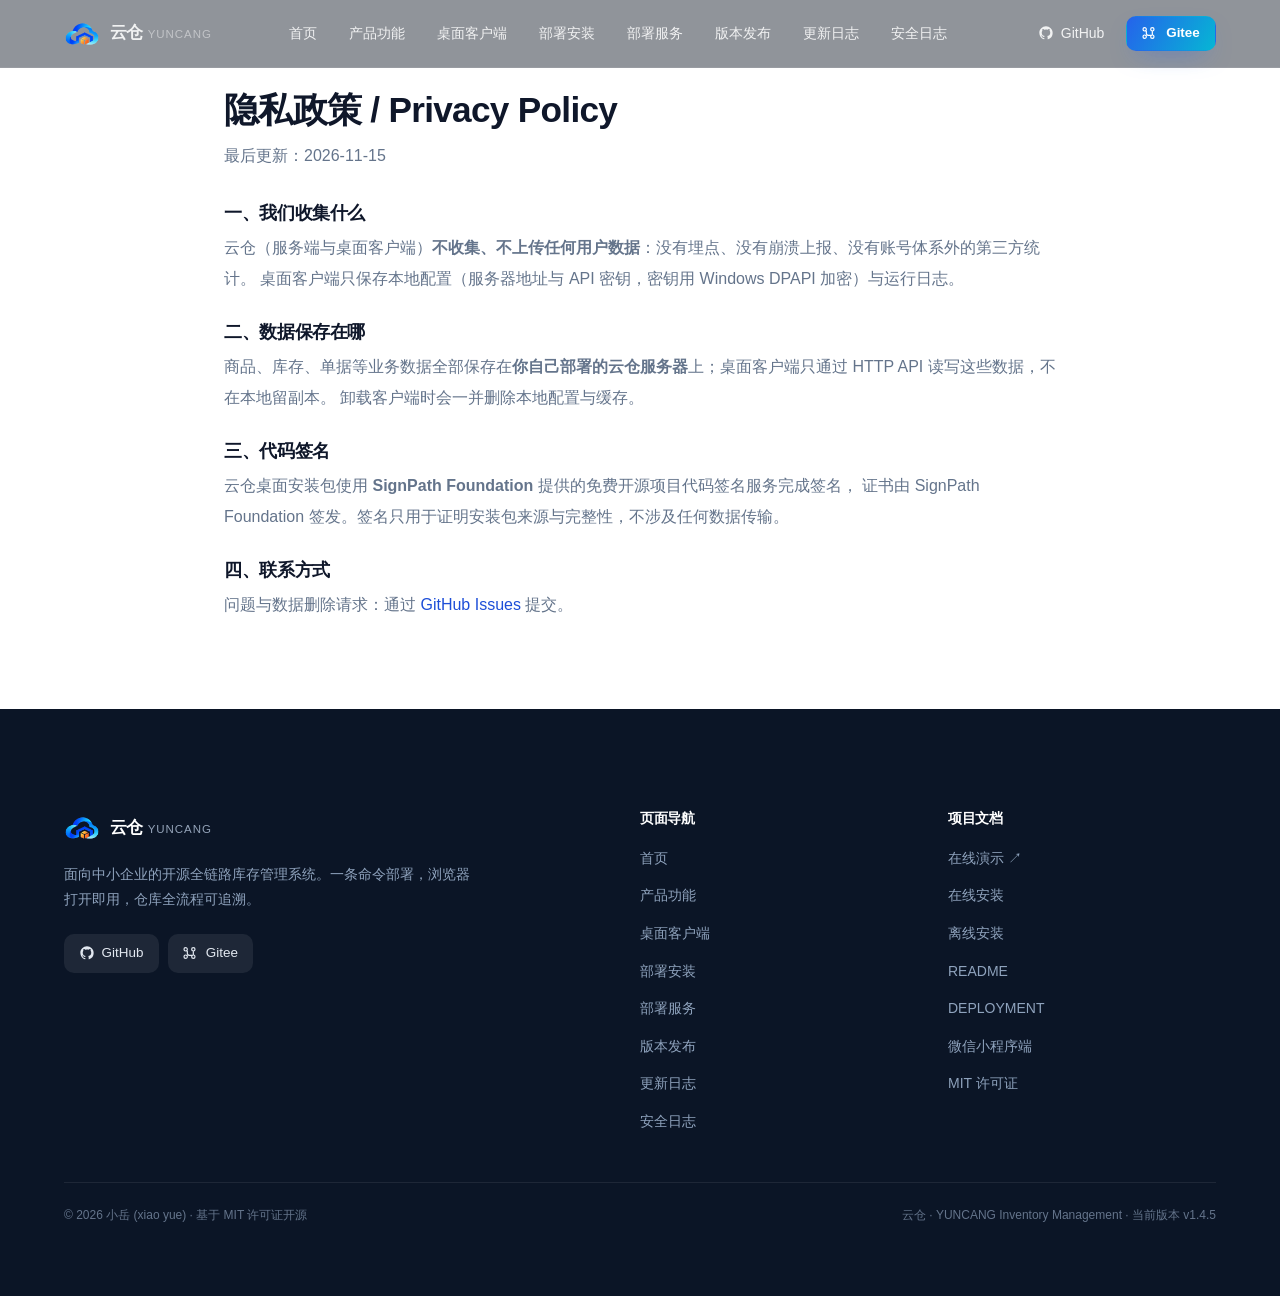
<file: privacy.html>
<!DOCTYPE html>
<html lang="zh-CN">
<head>
  <meta charset="UTF-8" />
  <meta name="viewport" content="width=device-width, initial-scale=1.0" />
  <title>隐私政策 · 云仓 YUNCANG</title>
  <meta name="description" content="云仓与云仓桌面客户端的隐私政策：不收集用户数据，所有业务数据保存在用户自己的服务器上；安装包由 SignPath Foundation 提供代码签名。" />
  <link rel="canonical" href="https://yuejiaxinabc.github.io/cloudwarehouse-index/privacy.html" />
  <link rel="icon" type="image/png" href="assets/favicon.png" />
  <link rel="apple-touch-icon" href="assets/apple-touch-icon.png" />
  <link rel="stylesheet" href="assets/css/style.css" />
  <link rel="stylesheet" href="assets/css/desktop.css" />
</head>
<body>
<header id="siteHeader" class="site-header header-dark">
    <div class="container header-inner">
      <a class="brand" href="index.html" aria-label="云仓首页">
        <img class="brand-logo" src="assets/logo.png" alt="云仓 Logo" width="36" height="36">
        <span class="brand-name">云仓 <span class="brand-sub">YUNCANG</span></span>
      </a>

      <nav class="main-nav" aria-label="主导航">
        <a href="index.html">首页</a>
        <a href="features.html">产品功能</a>
        <a href="desktop.html">桌面客户端</a>
        <a href="install.html">部署安装</a>
        <a href="pricing.html">部署服务</a>
        <a href="releases.html">版本发布</a>
        <a href="changelog.html">更新日志</a>
        <a href="security.html">安全日志</a>
      </nav>

      <div class="header-actions">
        <a class="btn-github" href="https://github.com/yuejiaxinabc/cloud-warehouse" target="_blank" rel="noopener">
          <svg width="16" height="16" viewBox="0 0 24 24" fill="currentColor" aria-hidden="true"><path d="M12 2C6.477 2 2 6.484 2 12.017c0 4.425 2.865 8.18 6.839 9.504.5.092.682-.217.682-.483 0-.237-.009-.868-.014-1.703-2.782.605-3.369-1.343-3.369-1.343-.454-1.158-1.11-1.466-1.11-1.466-.908-.62.069-.608.069-.608 1.003.07 1.531 1.032 1.531 1.032.892 1.53 2.341 1.088 2.91.832.092-.647.35-1.088.636-1.338-2.22-.253-4.555-1.113-4.555-4.951 0-1.093.39-1.988 1.029-2.688-.103-.253-.446-1.272.098-2.65 0 0 .84-.27 2.75 1.026A9.564 9.564 0 0112 6.844c.85.004 1.705.115 2.504.337 1.909-1.296 2.747-1.027 2.747-1.027.546 1.379.203 2.398.1 2.651.64.7 1.028 1.595 1.028 2.688 0 3.848-2.339 4.695-4.566 4.943.359.309.678.92.678 1.855 0 1.338-.012 2.419-.012 2.747 0 .268.18.58.688.482A10.02 10.02 0 0022 12.017C22 6.484 17.523 2 12 2z"/></svg>
          GitHub
        </a>
        <a class="btn btn-primary btn-sm" href="https://gitee.com/yuejiaxinabc/cloud-warehouse" target="_blank" rel="noopener">
          <svg width="16" height="16" viewBox="0 0 24 24" fill="none" stroke="currentColor" stroke-width="1.8" aria-hidden="true"><path stroke-linecap="round" stroke-linejoin="round" d="M6.5 6.5a2.5 2.5 0 1 1-5 0 2.5 2.5 0 0 1 5 0zM6.5 17.5a2.5 2.5 0 1 1-5 0 2.5 2.5 0 0 1 5 0zM18 17.5a2.5 2.5 0 1 1-5 0 2.5 2.5 0 0 1 5 0zM18 6.5a2.5 2.5 0 1 1-5 0 2.5 2.5 0 0 1 5 0zM6.5 9v3.5a3 3 0 0 0 3 3h5M15.5 15V9"/></svg>
          Gitee
        </a>
        <button id="menuToggle" class="menu-toggle" aria-label="打开菜单" aria-expanded="false" aria-controls="mobileMenu">
          <svg width="24" height="24" viewBox="0 0 24 24" fill="none" stroke="currentColor" stroke-width="2" aria-hidden="true"><path stroke-linecap="round" stroke-linejoin="round" d="M4 7h16M4 12h16M4 17h16"/></svg>
        </button>
      </div>
    </div>

    <div id="mobileMenu" class="mobile-menu">
      <ul>
        <li><a href="index.html">首页</a></li>
        <li><a href="features.html">产品功能</a></li>
        <li><a href="desktop.html">桌面客户端</a></li>
        <li><a href="install.html">部署安装</a></li>
        <li><a href="pricing.html">部署服务</a></li>
        <li><a href="releases.html">版本发布</a></li>
        <li><a href="changelog.html">更新日志</a></li>
        <li><a href="security.html">安全日志</a></li>
        <li class="mobile-cta">
          <a class="btn btn-outline btn-sm" href="https://github.com/yuejiaxinabc/cloud-warehouse" target="_blank" rel="noopener">GitHub</a>
          <a class="btn btn-primary btn-sm" href="https://gitee.com/yuejiaxinabc/cloud-warehouse" target="_blank" rel="noopener">Gitee</a>
        </li>
      </ul>
    </div>
  </header>
  <main>
    <section class="section">
      <div class="container" style="max-width:52rem">
        <h1 style="font-size:clamp(1.6rem,3vw,2.2rem)">隐私政策 / Privacy Policy</h1>
        <p class="desc" style="margin-top:.6rem">最后更新：2026-11-15</p>

        <h2 style="margin-top:2rem;font-size:1.15rem">一、我们收集什么</h2>
        <p class="desc" style="margin-top:.6rem;line-height:1.9">
          云仓（服务端与桌面客户端）<strong>不收集、不上传任何用户数据</strong>：没有埋点、没有崩溃上报、没有账号体系外的第三方统计。
          桌面客户端只保存本地配置（服务器地址与 API 密钥，密钥用 Windows DPAPI 加密）与运行日志。
        </p>

        <h2 style="margin-top:1.6rem;font-size:1.15rem">二、数据保存在哪</h2>
        <p class="desc" style="margin-top:.6rem;line-height:1.9">
          商品、库存、单据等业务数据全部保存在<strong>你自己部署的云仓服务器</strong>上；桌面客户端只通过 HTTP API 读写这些数据，不在本地留副本。
          卸载客户端时会一并删除本地配置与缓存。
        </p>

        <h2 style="margin-top:1.6rem;font-size:1.15rem">三、代码签名</h2>
        <p class="desc" style="margin-top:.6rem;line-height:1.9">
          云仓桌面安装包使用 <strong>SignPath Foundation</strong> 提供的免费开源项目代码签名服务完成签名，
          证书由 SignPath Foundation 签发。签名只用于证明安装包来源与完整性，不涉及任何数据传输。
        </p>

        <h2 style="margin-top:1.6rem;font-size:1.15rem">四、联系方式</h2>
        <p class="desc" style="margin-top:.6rem;line-height:1.9">
          问题与数据删除请求：通过 <a href="https://github.com/yuejiaxinabc/cloud-warehouse/issues">GitHub Issues</a> 提交。
        </p>
      </div>
    </section>
  </main>
<footer class="site-footer">
    <div class="container">
      <div class="footer-grid">
        <div class="footer-brand">
          <a class="brand" href="index.html" aria-label="云仓首页">
            <img class="brand-logo" src="assets/logo.png" alt="云仓 Logo" width="36" height="36">
            <span class="brand-name">云仓 <span class="brand-sub">YUNCANG</span></span>
          </a>
          <p>面向中小企业的开源全链路库存管理系统。一条命令部署，浏览器打开即用，仓库全流程可追溯。</p>
          <div class="footer-social">
            <a href="https://github.com/yuejiaxinabc/cloud-warehouse" target="_blank" rel="noopener"><svg width="16" height="16" viewBox="0 0 24 24" fill="currentColor" aria-hidden="true"><path d="M12 2C6.477 2 2 6.484 2 12.017c0 4.425 2.865 8.18 6.839 9.504.5.092.682-.217.682-.483 0-.237-.009-.868-.014-1.703-2.782.605-3.369-1.343-3.369-1.343-.454-1.158-1.11-1.466-1.11-1.466-.908-.62.069-.608.069-.608 1.003.07 1.531 1.032 1.531 1.032.892 1.53 2.341 1.088 2.91.832.092-.647.35-1.088.636-1.338-2.22-.253-4.555-1.113-4.555-4.951 0-1.093.39-1.988 1.029-2.688-.103-.253-.446-1.272.098-2.65 0 0 .84-.27 2.75 1.026A9.564 9.564 0 0112 6.844c.85.004 1.705.115 2.504.337 1.909-1.296 2.747-1.027 2.747-1.027.546 1.379.203 2.398.1 2.651.64.7 1.028 1.595 1.028 2.688 0 3.848-2.339 4.695-4.566 4.943.359.309.678.92.678 1.855 0 1.338-.012 2.419-.012 2.747 0 .268.18.58.688.482A10.02 10.02 0 0022 12.017C22 6.484 17.523 2 12 2z"/></svg> GitHub</a>
            <a href="https://gitee.com/yuejiaxinabc/cloud-warehouse" target="_blank" rel="noopener"><svg width="16" height="16" viewBox="0 0 24 24" fill="none" stroke="currentColor" stroke-width="1.8" aria-hidden="true"><path stroke-linecap="round" stroke-linejoin="round" d="M6.5 6.5a2.5 2.5 0 1 1-5 0 2.5 2.5 0 0 1 5 0zM6.5 17.5a2.5 2.5 0 1 1-5 0 2.5 2.5 0 0 1 5 0zM18 17.5a2.5 2.5 0 1 1-5 0 2.5 2.5 0 0 1 5 0zM18 6.5a2.5 2.5 0 1 1-5 0 2.5 2.5 0 0 1 5 0zM6.5 9v3.5a3 3 0 0 0 3 3h5M15.5 15V9"/></svg> Gitee</a>
          </div>
        </div>

        <div class="footer-col">
          <h4>页面导航</h4>
          <ul>
            <li><a href="index.html">首页</a></li>
            <li><a href="features.html">产品功能</a></li>
            <li><a href="desktop.html">桌面客户端</a></li>
            <li><a href="install.html">部署安装</a></li>
            <li><a href="pricing.html">部署服务</a></li>
            <li><a href="releases.html">版本发布</a></li>
            <li><a href="changelog.html">更新日志</a></li>
            <li><a href="security.html">安全日志</a></li>
          </ul>
        </div>

        <div class="footer-col">
          <h4>项目文档</h4>
          <ul>
            <li><a href="https://yc.yuejiaxin.ln.cn/" target="_blank" rel="noopener">在线演示 ↗</a></li>
            <li><a href="install.html#online">在线安装</a></li>
            <li><a href="install.html#offline">离线安装</a></li>
            <li><a href="https://github.com/yuejiaxinabc/cloud-warehouse/blob/main/README.md" target="_blank" rel="noopener">README</a></li>
            <li><a href="https://github.com/yuejiaxinabc/cloud-warehouse/blob/main/docs/DEPLOYMENT.md" target="_blank" rel="noopener">DEPLOYMENT</a></li>
            <li><a href="https://github.com/yuejiaxinabc/cloud-warehouse-wxapp" target="_blank" rel="noopener">微信小程序端</a></li>
            <li><a href="https://github.com/yuejiaxinabc/cloud-warehouse/blob/main/LICENSE" target="_blank" rel="noopener">MIT 许可证</a></li>
          </ul>
        </div>
      </div>

      <div class="footer-bottom">
        <p>© <span id="year">2026</span> 小岳 (xiao yue) · 基于 MIT 许可证开源</p>
        <p>云仓 · YUNCANG Inventory Management · 当前版本 v1.4.5</p>
      </div>
    </div>
  </footer>
  <script src="assets/js/main.js"></script>
</body>
</html>
</file>
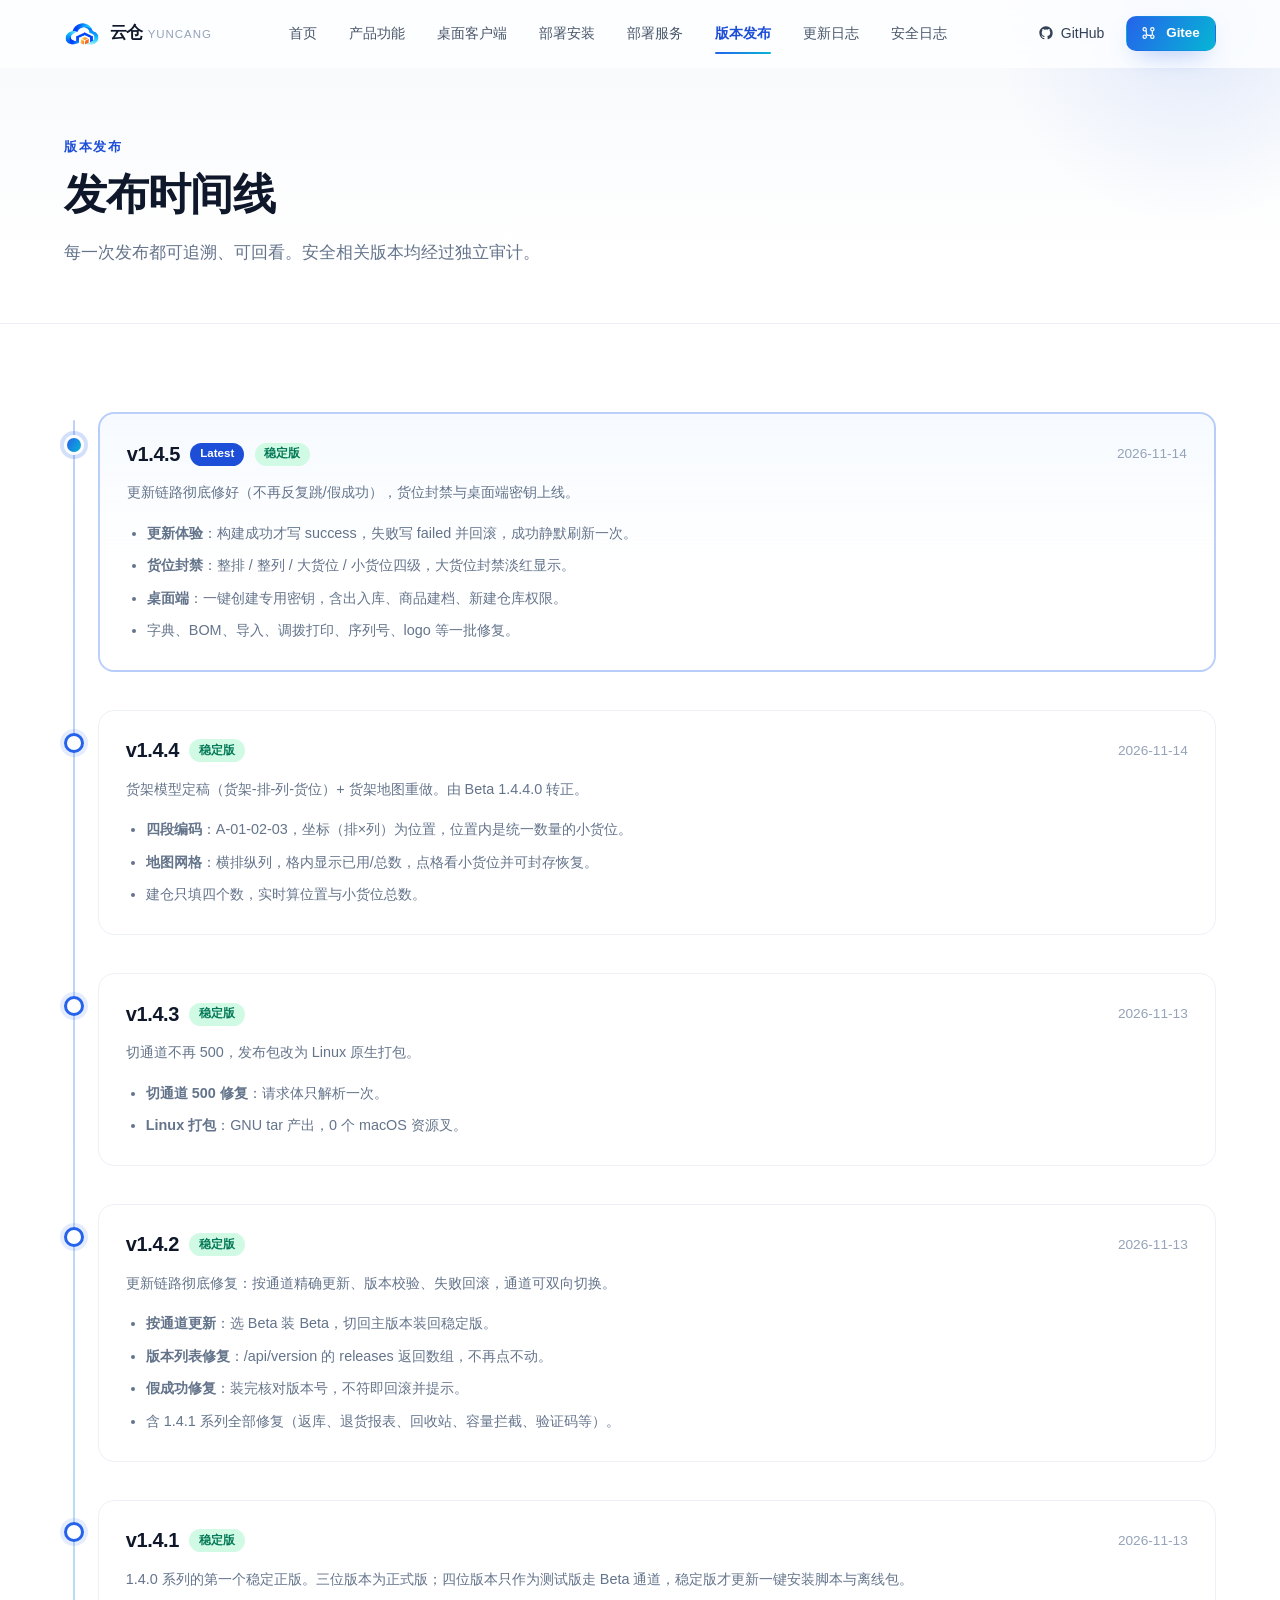
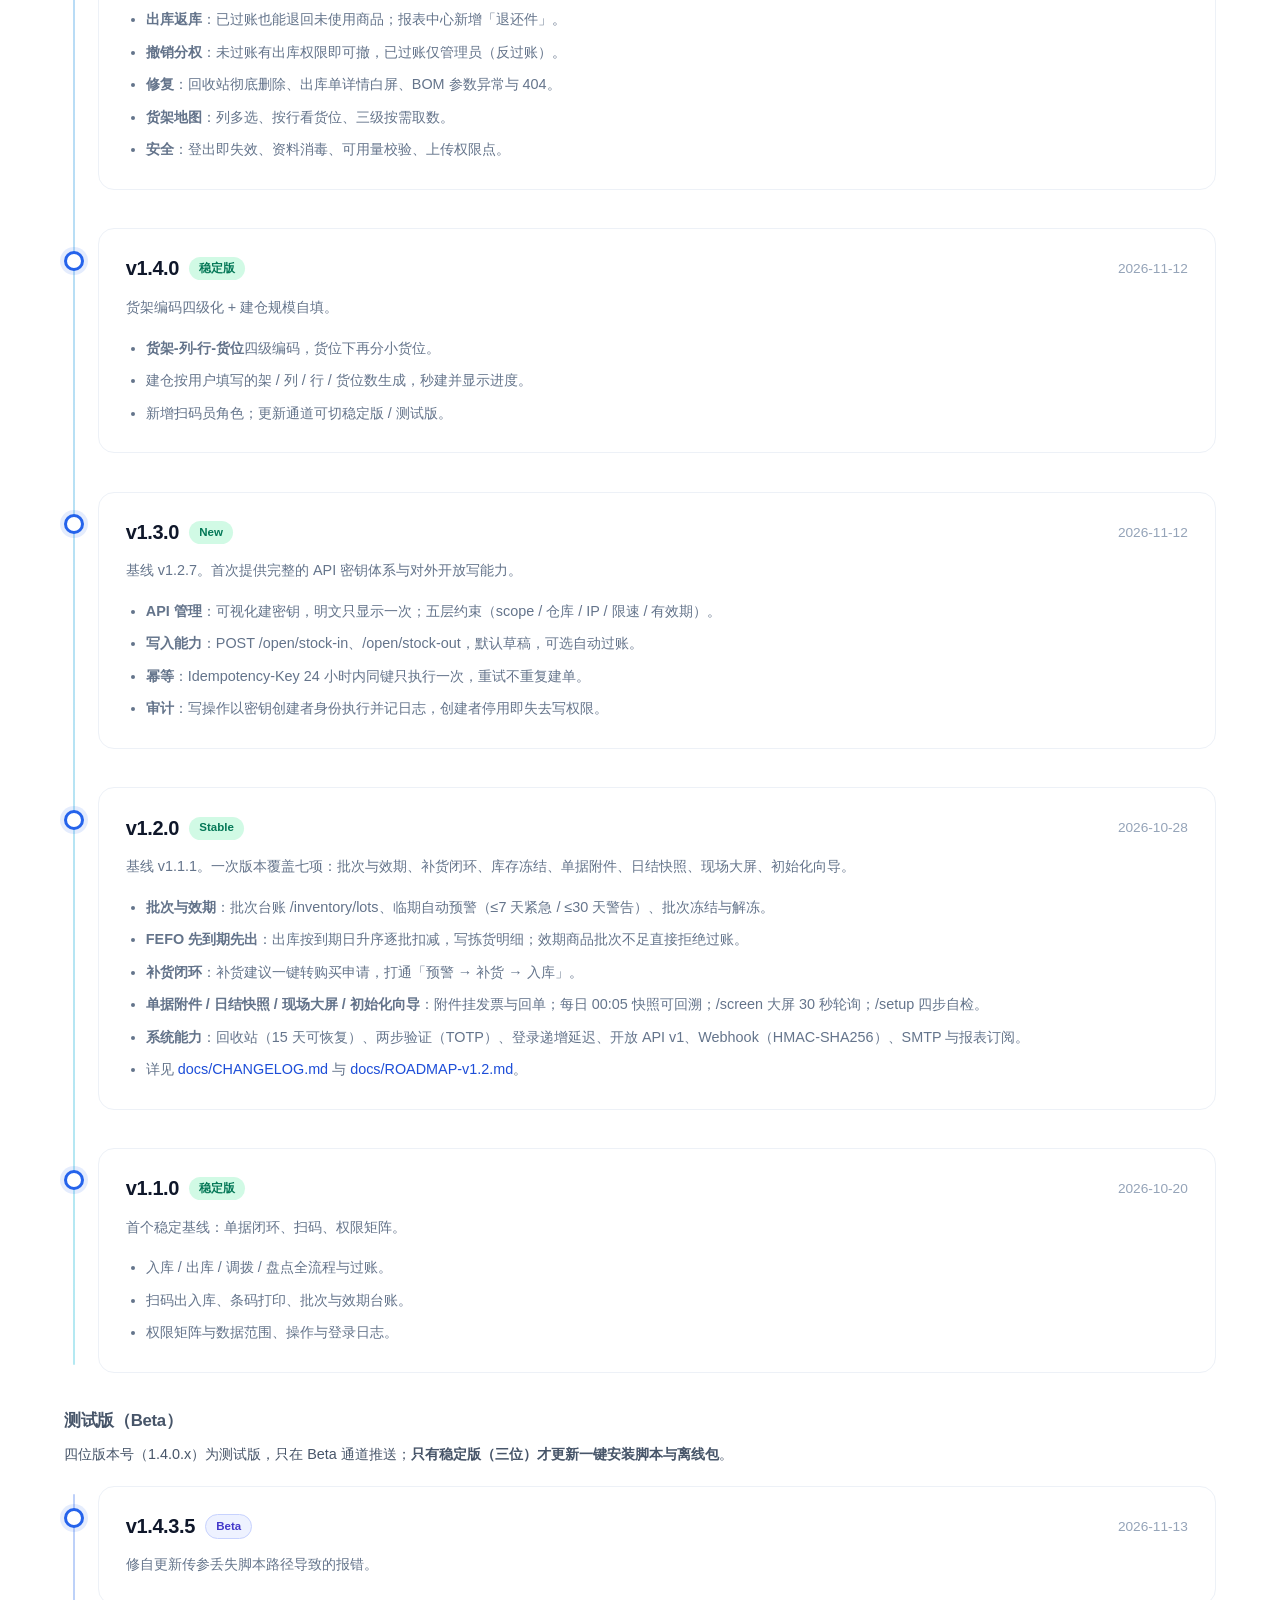
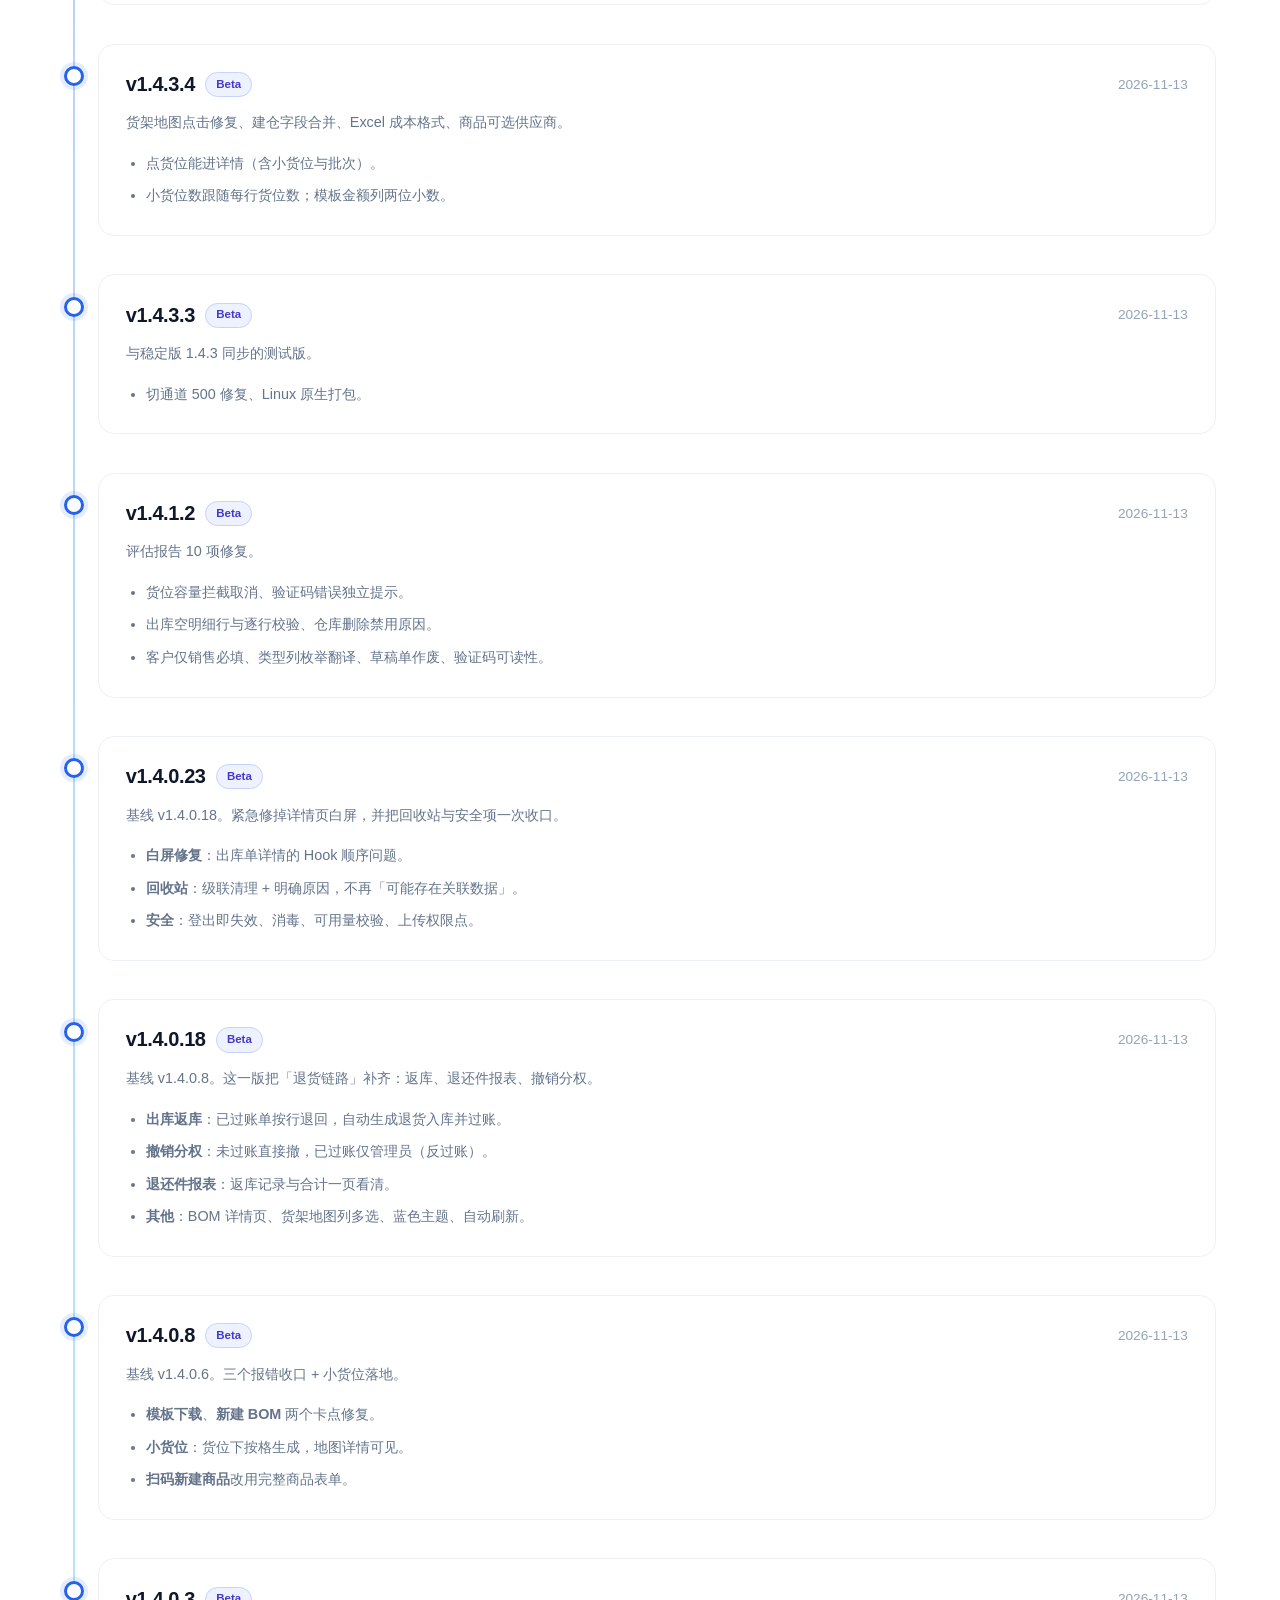
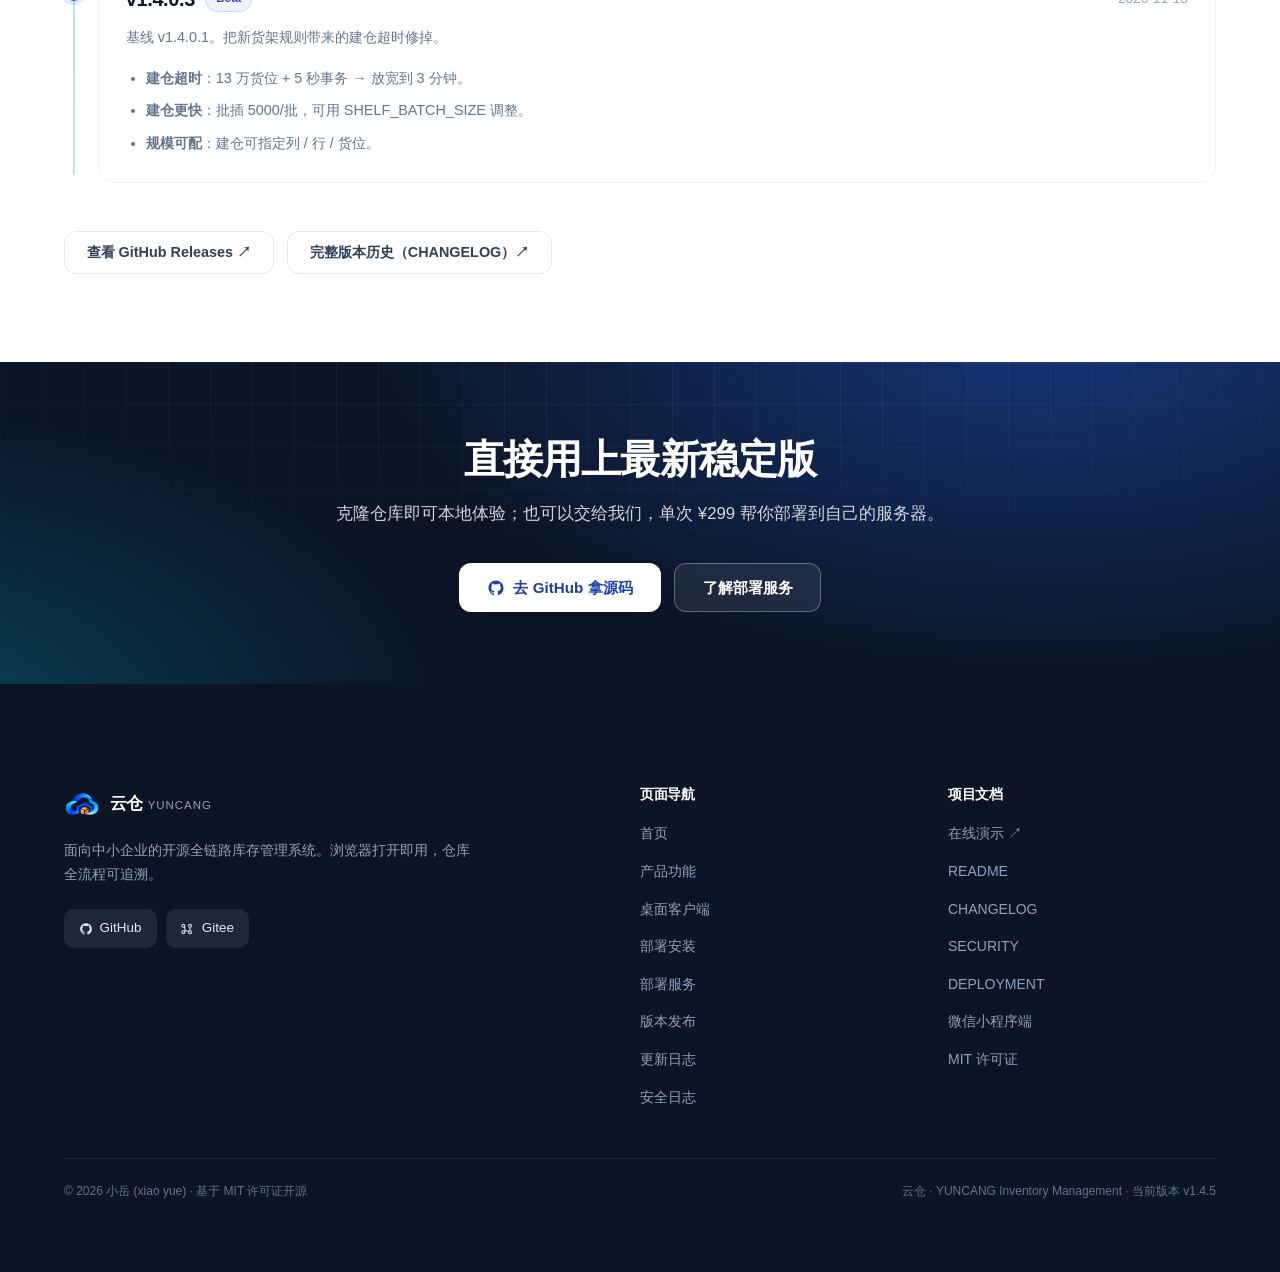
<file: releases.html>
<!DOCTYPE html>
<html lang="zh-CN">
<head>
  <meta charset="UTF-8" />
  <meta name="viewport" content="width=device-width, initial-scale=1.0" />

  <title>版本发布 · 发布时间线 | 云仓 YUNCANG</title>
  <meta name="description" content="云仓（YUNCANG）版本发布时间线：v1.3.7.3（接口自描述 / AI 可直接读 / 14 个开放接口）、v1.1.1（可用性修复 + 视觉重构）、v1.0.2、v1.0.1 安全修复版（FIX-2026-1001~1006）、v1.0.0 全链路库存管理首发。每一次发布都可追溯、可回看。" />
  <meta name="author" content="小岳 (xiao yue)" />
  <link rel="canonical" href="https://yuejiaxinabc.github.io/cloudwarehouse-index/releases.html" />

  <meta property="og:type" content="website" />
  <meta property="og:site_name" content="云仓 YUNCANG" />
  <meta property="og:title" content="版本发布 · 发布时间线 | 云仓 YUNCANG" />
  <meta property="og:description" content="每一次发布都可追溯、可回看。安全相关版本均经过独立审计。" />
  <meta property="og:url" content="https://yuejiaxinabc.github.io/cloudwarehouse-index/releases.html" />

  <link rel="icon" type="image/png" href="assets/favicon.png" />
  <link rel="apple-touch-icon" href="assets/apple-touch-icon.png" />
  <link rel="stylesheet" href="assets/css/style.css" />
</head>

<body>

  <!-- ============================ 导航栏 ============================ -->
  <header id="siteHeader" class="site-header">
    <div class="container header-inner">
      <a class="brand" href="index.html" aria-label="云仓首页">
        <img class="brand-logo" src="assets/logo.png" alt="云仓 Logo" width="36" height="36">
        <span class="brand-name">云仓 <span class="brand-sub">YUNCANG</span></span>
      </a>

      <nav class="main-nav" aria-label="主导航">
        <a href="index.html">首页</a>
        <a href="features.html">产品功能</a>
        <a href="desktop.html">桌面客户端</a>
        <a href="install.html">部署安装</a>
        <a href="pricing.html">部署服务</a>
        <a href="releases.html" class="active" aria-current="page">版本发布</a>
        <a href="changelog.html">更新日志</a>
        <a href="security.html">安全日志</a>
      </nav>

      <div class="header-actions">
        <a class="btn-github" href="https://github.com/yuejiaxinabc/cloud-warehouse" target="_blank" rel="noopener">
          <svg width="16" height="16" viewBox="0 0 24 24" fill="currentColor" aria-hidden="true"><path d="M12 2C6.477 2 2 6.484 2 12.017c0 4.425 2.865 8.18 6.839 9.504.5.092.682-.217.682-.483 0-.237-.009-.868-.014-1.703-2.782.605-3.369-1.343-3.369-1.343-.454-1.158-1.11-1.466-1.11-1.466-.908-.62.069-.608.069-.608 1.003.07 1.531 1.032 1.531 1.032.892 1.53 2.341 1.088 2.91.832.092-.647.35-1.088.636-1.338-2.22-.253-4.555-1.113-4.555-4.951 0-1.093.39-1.988 1.029-2.688-.103-.253-.446-1.272.098-2.65 0 0 .84-.27 2.75 1.026A9.564 9.564 0 0112 6.844c.85.004 1.705.115 2.504.337 1.909-1.296 2.747-1.027 2.747-1.027.546 1.379.203 2.398.1 2.651.64.7 1.028 1.595 1.028 2.688 0 3.848-2.339 4.695-4.566 4.943.359.309.678.92.678 1.855 0 1.338-.012 2.419-.012 2.747 0 .268.18.58.688.482A10.02 10.02 0 0022 12.017C22 6.484 17.523 2 12 2z"/></svg>
          GitHub
        </a>
        <a class="btn btn-primary btn-sm" href="https://gitee.com/yuejiaxinabc/cloud-warehouse" target="_blank" rel="noopener">
          <svg width="16" height="16" viewBox="0 0 24 24" fill="none" stroke="currentColor" stroke-width="1.8" aria-hidden="true"><path stroke-linecap="round" stroke-linejoin="round" d="M6.5 6.5a2.5 2.5 0 1 1-5 0 2.5 2.5 0 0 1 5 0zM6.5 17.5a2.5 2.5 0 1 1-5 0 2.5 2.5 0 0 1 5 0zM18 17.5a2.5 2.5 0 1 1-5 0 2.5 2.5 0 0 1 5 0zM18 6.5a2.5 2.5 0 1 1-5 0 2.5 2.5 0 0 1 5 0zM6.5 9v3.5a3 3 0 0 0 3 3h5M15.5 15V9"/></svg>
          Gitee
        </a>
        <button id="menuToggle" class="menu-toggle" aria-label="打开菜单" aria-expanded="false" aria-controls="mobileMenu">
          <svg width="24" height="24" viewBox="0 0 24 24" fill="none" stroke="currentColor" stroke-width="2" aria-hidden="true"><path stroke-linecap="round" stroke-linejoin="round" d="M4 7h16M4 12h16M4 17h16"/></svg>
        </button>
      </div>
    </div>

    <div id="mobileMenu" class="mobile-menu">
      <ul>
        <li><a href="index.html">首页</a></li>
        <li><a href="features.html">产品功能</a></li>
        <li><a href="desktop.html">桌面客户端</a></li>
        <li><a href="install.html">部署安装</a></li>
        <li><a href="pricing.html">部署服务</a></li>
        <li><a href="releases.html" class="active" aria-current="page">版本发布</a></li>
        <li><a href="changelog.html">更新日志</a></li>
        <li><a href="security.html">安全日志</a></li>
        <li class="mobile-cta">
          <a class="btn btn-outline btn-sm" href="https://github.com/yuejiaxinabc/cloud-warehouse" target="_blank" rel="noopener">GitHub</a>
          <a class="btn btn-primary btn-sm" href="https://gitee.com/yuejiaxinabc/cloud-warehouse" target="_blank" rel="noopener">Gitee</a>
        </li>
      </ul>
    </div>
  </header>

  <main>
    <!-- ============================ 页首 ============================ -->
    <section class="page-hero">
      <div class="container reveal">
        <span class="eyebrow">版本发布</span>
        <h1 class="title">发布时间线</h1>
        <p class="desc">每一次发布都可追溯、可回看。安全相关版本均经过独立审计。</p>
      </div>
    </section>

    <!-- ============================ 时间线 ============================ -->
    <section class="section">
      <div class="container">
        <div class="timeline">
          <!-- v1.4.5 -->
          <div class="tl-item is-latest reveal">
            <div class="tl-card">
              <div class="tl-head">
                <h3>v1.4.5</h3>
                <span class="badge badge-latest">Latest</span>
                <span class="badge badge-stable">稳定版</span>
                <span class="tl-date">2026-11-14</span>
              </div>
              <p>更新链路彻底修好（不再反复跳/假成功），货位封禁与桌面端密钥上线。</p>
              <ul class="list">
                <li><strong>更新体验</strong>：构建成功才写 success，失败写 failed 并回滚，成功静默刷新一次。</li>
                <li><strong>货位封禁</strong>：整排 / 整列 / 大货位 / 小货位四级，大货位封禁淡红显示。</li>
                <li><strong>桌面端</strong>：一键创建专用密钥，含出入库、商品建档、新建仓库权限。</li>
                <li>字典、BOM、导入、调拨打印、序列号、logo 等一批修复。</li>
              </ul>
            </div>
          </div>
          <!-- v1.4.4 -->
          <div class="tl-item reveal">
            <div class="tl-card">
              <div class="tl-head">
                <h3>v1.4.4</h3>
                <span class="badge badge-stable">稳定版</span>
                <span class="tl-date">2026-11-14</span>
              </div>
              <p>货架模型定稿（货架-排-列-货位）+ 货架地图重做。由 Beta 1.4.4.0 转正。</p>
              <ul class="list">
                <li><strong>四段编码</strong>：A-01-02-03，坐标（排×列）为位置，位置内是统一数量的小货位。</li>
                <li><strong>地图网格</strong>：横排纵列，格内显示已用/总数，点格看小货位并可封存恢复。</li>
                <li>建仓只填四个数，实时算位置与小货位总数。</li>
              </ul>
            </div>
          </div>
          <!-- v1.4.3 -->
          <div class="tl-item reveal">
            <div class="tl-card">
              <div class="tl-head">
                <h3>v1.4.3</h3>
                <span class="badge badge-stable">稳定版</span>
                <span class="tl-date">2026-11-13</span>
              </div>
              <p>切通道不再 500，发布包改为 Linux 原生打包。</p>
              <ul class="list">
                <li><strong>切通道 500 修复</strong>：请求体只解析一次。</li>
                <li><strong>Linux 打包</strong>：GNU tar 产出，0 个 macOS 资源叉。</li>
              </ul>
            </div>
          </div>
          <!-- v1.4.2 -->
          <div class="tl-item reveal">
            <div class="tl-card">
              <div class="tl-head">
                <h3>v1.4.2</h3>
                <span class="badge badge-stable">稳定版</span>
                <span class="tl-date">2026-11-13</span>
              </div>
              <p>更新链路彻底修复：按通道精确更新、版本校验、失败回滚，通道可双向切换。</p>
              <ul class="list">
                <li><strong>按通道更新</strong>：选 Beta 装 Beta，切回主版本装回稳定版。</li>
                <li><strong>版本列表修复</strong>：/api/version 的 releases 返回数组，不再点不动。</li>
                <li><strong>假成功修复</strong>：装完核对版本号，不符即回滚并提示。</li>
                <li>含 1.4.1 系列全部修复（返库、退货报表、回收站、容量拦截、验证码等）。</li>
              </ul>
            </div>
          </div>
          <!-- v1.4.1 -->
          <div class="tl-item reveal">
            <div class="tl-card">
              <div class="tl-head">
                <h3>v1.4.1</h3>
                <span class="badge badge-stable">稳定版</span>
                <span class="tl-date">2026-11-13</span>
              </div>
              <p>1.4.0 系列的第一个稳定正版。三位版本为正式版；四位版本只作为测试版走 Beta 通道，稳定版才更新一键安装脚本与离线包。</p>
              <ul class="list">
                <li><strong>出库返库</strong>：已过账也能退回未使用商品；报表中心新增「退还件」。</li>
                <li><strong>撤销分权</strong>：未过账有出库权限即可撤，已过账仅管理员（反过账）。</li>
                <li><strong>修复</strong>：回收站彻底删除、出库单详情白屏、BOM 参数异常与 404。</li>
                <li><strong>货架地图</strong>：列多选、按行看货位、三级按需取数。</li>
                <li><strong>安全</strong>：登出即失效、资料消毒、可用量校验、上传权限点。</li>
              </ul>
            </div>
          </div>

          <!-- v1.4.0 -->
          <div class="tl-item reveal">
            <div class="tl-card">
              <div class="tl-head">
                <h3>v1.4.0</h3>
                <span class="badge badge-stable">稳定版</span>
                <span class="tl-date">2026-11-12</span>
              </div>
              <p>货架编码四级化 + 建仓规模自填。</p>
              <ul class="list">
                <li><strong>货架-列-行-货位</strong>四级编码，货位下再分小货位。</li>
                <li>建仓按用户填写的架 / 列 / 行 / 货位数生成，秒建并显示进度。</li>
                <li>新增扫码员角色；更新通道可切稳定版 / 测试版。</li>
              </ul>
            </div>
          </div>

          <!-- v1.3.0 -->
          <div class="tl-item reveal">
            <div class="tl-card">
              <div class="tl-head">
                <h3>v1.3.0</h3>
                <span class="badge badge-new">New</span>
                <span class="tl-date">2026-11-12</span>
              </div>
              <p>基线 v1.2.7。首次提供完整的 API 密钥体系与对外开放写能力。</p>
              <ul class="list">
                <li><strong>API 管理</strong>：可视化建密钥，明文只显示一次；五层约束（scope / 仓库 / IP / 限速 / 有效期）。</li>
                <li><strong>写入能力</strong>：<span class="mono">POST /open/stock-in</span>、<span class="mono">/open/stock-out</span>，默认草稿，可选自动过账。</li>
                <li><strong>幂等</strong>：<span class="mono">Idempotency-Key</span> 24 小时内同键只执行一次，重试不重复建单。</li>
                <li><strong>审计</strong>：写操作以密钥创建者身份执行并记日志，创建者停用即失去写权限。</li>
              </ul>
            </div>
          </div>

          <!-- v1.2.0 -->
          <div class="tl-item reveal">
            <div class="tl-card">
              <div class="tl-head">
                <h3>v1.2.0</h3>
                <span class="badge badge-stable">Stable</span>
                <span class="tl-date">2026-10-28</span>
              </div>
              <p>基线 v1.1.1。一次版本覆盖七项：批次与效期、补货闭环、库存冻结、单据附件、日结快照、现场大屏、初始化向导。</p>
              <ul class="list">
                <li><strong>批次与效期</strong>：批次台账 <span class="mono">/inventory/lots</span>、临期自动预警（≤7 天紧急 / ≤30 天警告）、批次冻结与解冻。</li>
                <li><strong>FEFO 先到期先出</strong>：出库按到期日升序逐批扣减，写拣货明细；效期商品批次不足直接拒绝过账。</li>
                <li><strong>补货闭环</strong>：补货建议一键转购买申请，打通「预警 → 补货 → 入库」。</li>
                <li><strong>单据附件 / 日结快照 / 现场大屏 / 初始化向导</strong>：附件挂发票与回单；每日 00:05 快照可回溯；<span class="mono">/screen</span> 大屏 30 秒轮询；<span class="mono">/setup</span> 四步自检。</li>
                <li><strong>系统能力</strong>：回收站（15 天可恢复）、两步验证（TOTP）、登录递增延迟、开放 API v1、Webhook（HMAC-SHA256）、SMTP 与报表订阅。</li>
                <li>详见 <a href="https://github.com/yuejiaxinabc/cloud-warehouse/blob/main/docs/CHANGELOG.md" target="_blank" rel="noopener">docs/CHANGELOG.md</a> 与 <a href="https://github.com/yuejiaxinabc/cloud-warehouse/blob/main/docs/ROADMAP-v1.2.md" target="_blank" rel="noopener">docs/ROADMAP-v1.2.md</a>。</li>
              </ul>
            </div>
          </div>

          <!-- v1.1.0 -->
          <div class="tl-item reveal">
            <div class="tl-card">
              <div class="tl-head">
                <h3>v1.1.0</h3>
                <span class="badge badge-stable">稳定版</span>
                <span class="tl-date">2026-10-20</span>
              </div>
              <p>首个稳定基线：单据闭环、扫码、权限矩阵。</p>
              <ul class="list">
                <li>入库 / 出库 / 调拨 / 盘点全流程与过账。</li>
                <li>扫码出入库、条码打印、批次与效期台账。</li>
                <li>权限矩阵与数据范围、操作与登录日志。</li>
              </ul>
            </div>
          </div>

        </div>

        <h3 style="margin: 2.4rem 0 .6rem; font-size: 1.05rem; color: var(--text-muted);">测试版（Beta）</h3>
        <p style="margin: 0 0 1.2rem; color: var(--text-muted); font-size: .9rem;">
          四位版本号（1.4.0.x）为测试版，只在 Beta 通道推送；<strong>只有稳定版（三位）才更新一键安装脚本与离线包</strong>。
        </p>
        <div class="timeline">
          <!-- v1.4.3.5 -->
          <div class="tl-item reveal">
            <div class="tl-card">
              <div class="tl-head">
                <h3>v1.4.3.5</h3>
                <span class="badge badge-beta">Beta</span>
                <span class="tl-date">2026-11-13</span>
              </div>
              <p>修自更新传参丢失脚本路径导致的报错。</p>
            </div>
          </div>
          <!-- v1.4.3.4 -->
          <div class="tl-item reveal">
            <div class="tl-card">
              <div class="tl-head">
                <h3>v1.4.3.4</h3>
                <span class="badge badge-beta">Beta</span>
                <span class="tl-date">2026-11-13</span>
              </div>
              <p>货架地图点击修复、建仓字段合并、Excel 成本格式、商品可选供应商。</p>
              <ul class="list">
                <li>点货位能进详情（含小货位与批次）。</li>
                <li>小货位数跟随每行货位数；模板金额列两位小数。</li>
              </ul>
            </div>
          </div>
          <!-- v1.4.3.3 -->
          <div class="tl-item reveal">
            <div class="tl-card">
              <div class="tl-head">
                <h3>v1.4.3.3</h3>
                <span class="badge badge-beta">Beta</span>
                <span class="tl-date">2026-11-13</span>
              </div>
              <p>与稳定版 1.4.3 同步的测试版。</p>
              <ul class="list">
                <li>切通道 500 修复、Linux 原生打包。</li>
              </ul>
            </div>
          </div>
          <!-- v1.4.1.2 -->
          <div class="tl-item reveal">
            <div class="tl-card">
              <div class="tl-head">
                <h3>v1.4.1.2</h3>
                <span class="badge badge-beta">Beta</span>
                <span class="tl-date">2026-11-13</span>
              </div>
              <p>评估报告 10 项修复。</p>
              <ul class="list">
                <li>货位容量拦截取消、验证码错误独立提示。</li>
                <li>出库空明细行与逐行校验、仓库删除禁用原因。</li>
                <li>客户仅销售必填、类型列枚举翻译、草稿单作废、验证码可读性。</li>
              </ul>
            </div>
          </div>
          <!-- v1.4.0.23 -->
          <div class="tl-item reveal">
            <div class="tl-card">
              <div class="tl-head">
                <h3>v1.4.0.23</h3>
                <span class="badge badge-beta">Beta</span>
                <span class="tl-date">2026-11-13</span>
              </div>
              <p>基线 v1.4.0.18。紧急修掉详情页白屏，并把回收站与安全项一次收口。</p>
              <ul class="list">
                <li><strong>白屏修复</strong>：出库单详情的 Hook 顺序问题。</li>
                <li><strong>回收站</strong>：级联清理 + 明确原因，不再「可能存在关联数据」。</li>
                <li><strong>安全</strong>：登出即失效、消毒、可用量校验、上传权限点。</li>
              </ul>
            </div>
          </div>

          <!-- v1.4.0.18 -->
          <div class="tl-item reveal">
            <div class="tl-card">
              <div class="tl-head">
                <h3>v1.4.0.18</h3>
                <span class="badge badge-beta">Beta</span>
                <span class="tl-date">2026-11-13</span>
              </div>
              <p>基线 v1.4.0.8。这一版把「退货链路」补齐：返库、退还件报表、撤销分权。</p>
              <ul class="list">
                <li><strong>出库返库</strong>：已过账单按行退回，自动生成退货入库并过账。</li>
                <li><strong>撤销分权</strong>：未过账直接撤，已过账仅管理员（反过账）。</li>
                <li><strong>退还件报表</strong>：返库记录与合计一页看清。</li>
                <li><strong>其他</strong>：BOM 详情页、货架地图列多选、蓝色主题、自动刷新。</li>
              </ul>
            </div>
          </div>

          <!-- v1.4.0.8 -->
          <div class="tl-item reveal">
            <div class="tl-card">
              <div class="tl-head">
                <h3>v1.4.0.8</h3>
                <span class="badge badge-beta">Beta</span>
                <span class="tl-date">2026-11-13</span>
              </div>
              <p>基线 v1.4.0.6。三个报错收口 + 小货位落地。</p>
              <ul class="list">
                <li><strong>模板下载</strong>、<strong>新建 BOM</strong> 两个卡点修复。</li>
                <li><strong>小货位</strong>：货位下按格生成，地图详情可见。</li>
                <li><strong>扫码新建商品</strong>改用完整商品表单。</li>
              </ul>
            </div>
          </div>

          <!-- v1.4.0.3 -->
          <div class="tl-item reveal">
            <div class="tl-card">
              <div class="tl-head">
                <h3>v1.4.0.3</h3>
                <span class="badge badge-beta">Beta</span>
                <span class="tl-date">2026-11-13</span>
              </div>
              <p>基线 v1.4.0.1。把新货架规则带来的建仓超时修掉。</p>
              <ul class="list">
                <li><strong>建仓超时</strong>：13 万货位 + 5 秒事务 → 放宽到 3 分钟。</li>
                <li><strong>建仓更快</strong>：批插 5000/批，可用 SHELF_BATCH_SIZE 调整。</li>
                <li><strong>规模可配</strong>：建仓可指定列 / 行 / 货位。</li>
              </ul>
            </div>
          </div>

        </div>

        <div class="reveal" style="margin-top: 3rem; display: flex; flex-wrap: wrap; gap: .85rem;">
          <a class="btn btn-outline" href="https://github.com/yuejiaxinabc/cloud-warehouse/releases" target="_blank" rel="noopener">
            查看 GitHub Releases ↗
          </a>
          <a class="btn btn-outline" href="https://github.com/yuejiaxinabc/cloud-warehouse/blob/main/docs/CHANGELOG.md" target="_blank" rel="noopener">
            完整版本历史（CHANGELOG）↗
          </a>
        </div>
      </div>
    </section>

    <!-- ============================ CTA 引导条 ============================ -->
    <section class="band-dark cta-band">
      <div class="container cta-inner reveal">
        <h2>直接用上最新稳定版</h2>
        <p>克隆仓库即可本地体验；也可以交给我们，单次 ¥299 帮你部署到自己的服务器。</p>
        <div class="hero-cta">
          <a class="btn btn-light btn-lg" href="https://github.com/yuejiaxinabc/cloud-warehouse" target="_blank" rel="noopener">
            <svg width="18" height="18" viewBox="0 0 24 24" fill="currentColor" aria-hidden="true"><path d="M12 2C6.477 2 2 6.484 2 12.017c0 4.425 2.865 8.18 6.839 9.504.5.092.682-.217.682-.483 0-.237-.009-.868-.014-1.703-2.782.605-3.369-1.343-3.369-1.343-.454-1.158-1.11-1.466-1.11-1.466-.908-.62.069-.608.069-.608 1.003.07 1.531 1.032 1.531 1.032.892 1.53 2.341 1.088 2.91.832.092-.647.35-1.088.636-1.338-2.22-.253-4.555-1.113-4.555-4.951 0-1.093.39-1.988 1.029-2.688-.103-.253-.446-1.272.098-2.65 0 0 .84-.27 2.75 1.026A9.564 9.564 0 0112 6.844c.85.004 1.705.115 2.504.337 1.909-1.296 2.747-1.027 2.747-1.027.546 1.379.203 2.398.1 2.651.64.7 1.028 1.595 1.028 2.688 0 3.848-2.339 4.695-4.566 4.943.359.309.678.92.678 1.855 0 1.338-.012 2.419-.012 2.747 0 .268.18.58.688.482A10.02 10.02 0 0022 12.017C22 6.484 17.523 2 12 2z"/></svg>
            去 GitHub 拿源码
          </a>
          <a class="btn btn-ghost btn-lg" href="pricing.html">了解部署服务</a>
        </div>
      </div>
    </section>
  </main>

  <!-- ============================ 页脚 ============================ -->
  <footer class="site-footer">
    <div class="container">
      <div class="footer-grid">
        <div class="footer-brand">
          <a class="brand" href="index.html" aria-label="云仓首页">
            <img class="brand-logo" src="assets/logo.png" alt="云仓 Logo" width="36" height="36">
            <span class="brand-name">云仓 <span class="brand-sub">YUNCANG</span></span>
          </a>
          <p>面向中小企业的开源全链路库存管理系统。浏览器打开即用，仓库全流程可追溯。</p>
          <div class="footer-social">
            <a href="https://github.com/yuejiaxinabc/cloud-warehouse" target="_blank" rel="noopener">
              <svg width="14" height="14" viewBox="0 0 24 24" fill="currentColor" aria-hidden="true"><path d="M12 2C6.477 2 2 6.484 2 12.017c0 4.425 2.865 8.18 6.839 9.504.5.092.682-.217.682-.483 0-.237-.009-.868-.014-1.703-2.782.605-3.369-1.343-3.369-1.343-.454-1.158-1.11-1.466-1.11-1.466-.908-.62.069-.608.069-.608 1.003.07 1.531 1.032 1.531 1.032.892 1.53 2.341 1.088 2.91.832.092-.647.35-1.088.636-1.338-2.22-.253-4.555-1.113-4.555-4.951 0-1.093.39-1.988 1.029-2.688-.103-.253-.446-1.272.098-2.65 0 0 .84-.27 2.75 1.026A9.564 9.564 0 0112 6.844c.85.004 1.705.115 2.504.337 1.909-1.296 2.747-1.027 2.747-1.027.546 1.379.203 2.398.1 2.651.64.7 1.028 1.595 1.028 2.688 0 3.848-2.339 4.695-4.566 4.943.359.309.678.92.678 1.855 0 1.338-.012 2.419-.012 2.747 0 .268.18.58.688.482A10.02 10.02 0 0022 12.017C22 6.484 17.523 2 12 2z"/></svg>
              GitHub
            </a>
            <a href="https://gitee.com/yuejiaxinabc/cloud-warehouse" target="_blank" rel="noopener">
              <svg width="14" height="14" viewBox="0 0 24 24" fill="none" stroke="currentColor" stroke-width="1.8" aria-hidden="true"><path stroke-linecap="round" stroke-linejoin="round" d="M6.5 6.5a2.5 2.5 0 1 1-5 0 2.5 2.5 0 0 1 5 0zM6.5 17.5a2.5 2.5 0 1 1-5 0 2.5 2.5 0 0 1 5 0zM18 17.5a2.5 2.5 0 1 1-5 0 2.5 2.5 0 0 1 5 0zM18 6.5a2.5 2.5 0 1 1-5 0 2.5 2.5 0 0 1 5 0zM6.5 9v3.5a3 3 0 0 0 3 3h5M15.5 15V9"/></svg>
              Gitee
            </a>
          </div>
        </div>

        <div class="footer-col">
          <h4>页面导航</h4>
          <ul>
            <li><a href="index.html">首页</a></li>
            <li><a href="features.html">产品功能</a></li>
            <li><a href="desktop.html">桌面客户端</a></li>
            <li><a href="install.html">部署安装</a></li>
            <li><a href="pricing.html">部署服务</a></li>
            <li><a href="releases.html">版本发布</a></li>
            <li><a href="changelog.html">更新日志</a></li>
            <li><a href="security.html">安全日志</a></li>
          </ul>
        </div>

        <div class="footer-col">
          <h4>项目文档</h4>
          <ul>
                        <li><a href="https://yc.yuejiaxin.ln.cn/" target="_blank" rel="noopener">在线演示 ↗</a></li>
            <li><a href="https://github.com/yuejiaxinabc/cloud-warehouse/blob/main/README.md" target="_blank" rel="noopener">README</a></li>
            <li><a href="https://github.com/yuejiaxinabc/cloud-warehouse/blob/main/docs/CHANGELOG.md" target="_blank" rel="noopener">CHANGELOG</a></li>
            <li><a href="https://github.com/yuejiaxinabc/cloud-warehouse/blob/main/docs/SECURITY.md" target="_blank" rel="noopener">SECURITY</a></li>
            <li><a href="https://github.com/yuejiaxinabc/cloud-warehouse/blob/main/docs/DEPLOYMENT.md" target="_blank" rel="noopener">DEPLOYMENT</a></li>
            <li><a href="https://github.com/yuejiaxinabc/cloud-warehouse-wxapp" target="_blank" rel="noopener">微信小程序端</a></li>
            <li><a href="https://github.com/yuejiaxinabc/cloud-warehouse/blob/main/LICENSE" target="_blank" rel="noopener">MIT 许可证</a></li>
          </ul>
        </div>
      </div>

      <div class="footer-bottom">
        <p>© <span id="year">2026</span> 小岳 (xiao yue) · 基于 MIT 许可证开源</p>
        <p>云仓 · YUNCANG Inventory Management · 当前版本 v1.4.5</p>
      </div>
    </div>
  </footer>

  <button id="toTop" class="to-top" aria-label="回到顶部">
    <svg width="20" height="20" viewBox="0 0 24 24" fill="none" stroke="currentColor" stroke-width="2" aria-hidden="true"><path stroke-linecap="round" stroke-linejoin="round" d="M12 19V5m0 0l-6 6m6-6l6 6"/></svg>
  </button>

  <script src="assets/js/main.js"></script>
</body>
</html>
</file>
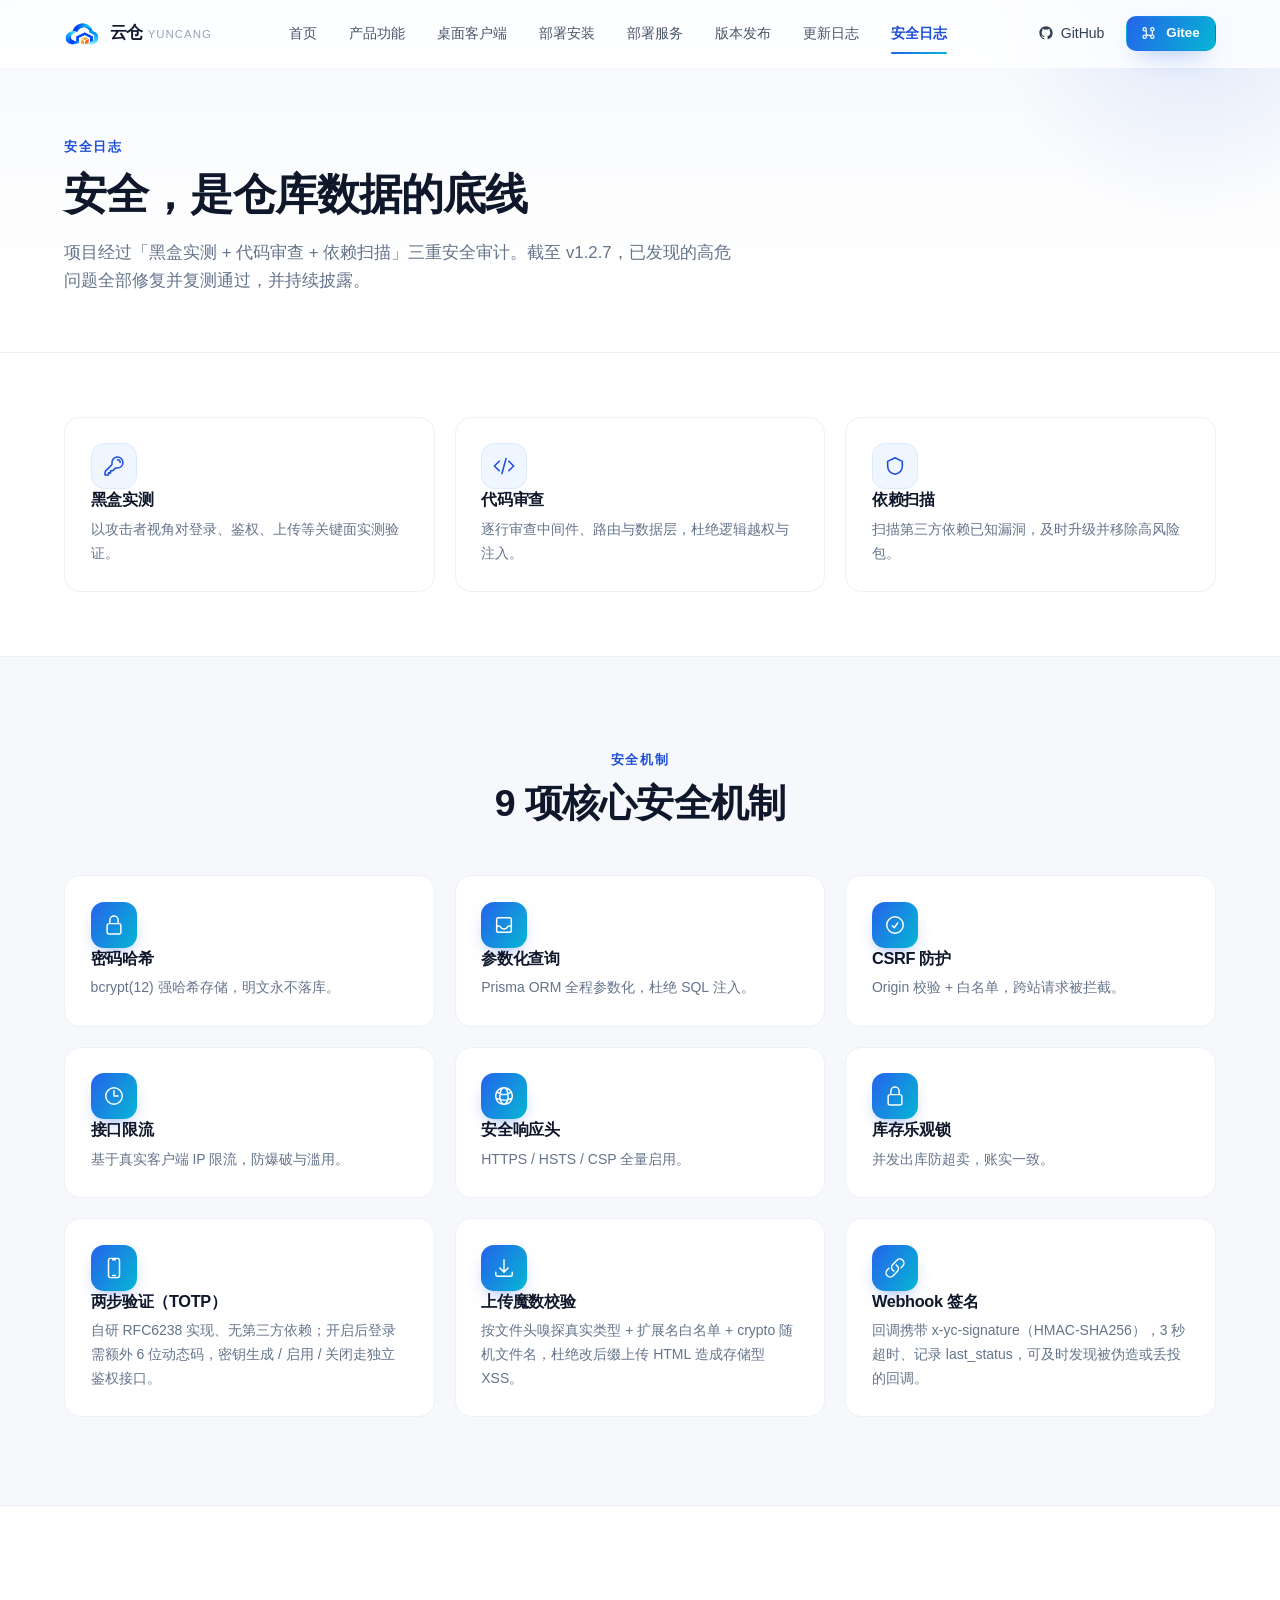
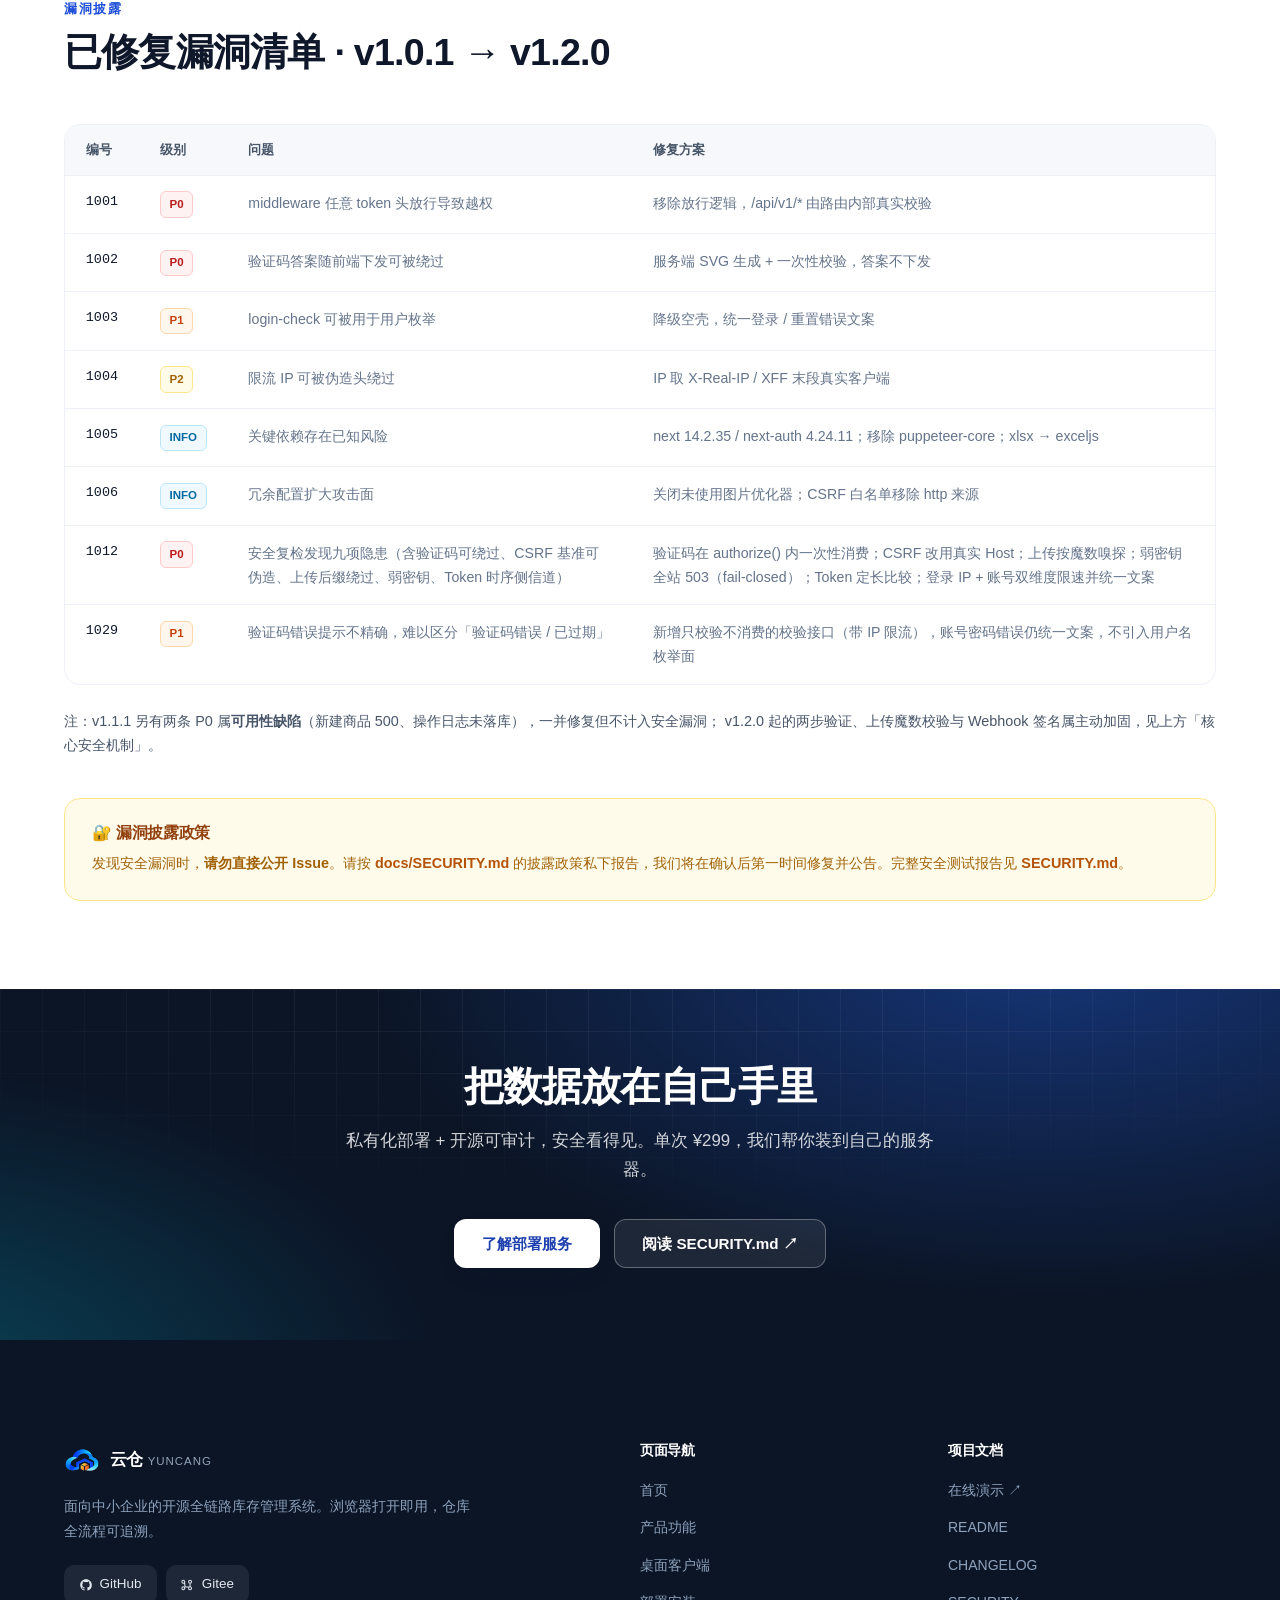
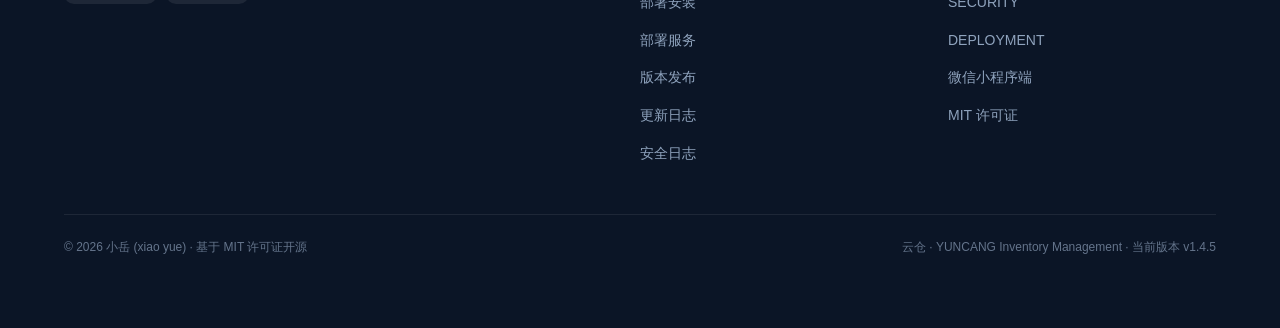
<file: security.html>
<!DOCTYPE html>
<html lang="zh-CN">
<head>
  <meta charset="UTF-8" />
  <meta name="viewport" content="width=device-width, initial-scale=1.0" />

  <title>安全日志 · 安全审计与漏洞修复 | 云仓 YUNCANG</title>
  <meta name="description" content="云仓（YUNCANG）安全日志：三重安全审计（黑盒实测、代码审查、依赖扫描）、9 项核心安全机制、v1.0.1 → v1.2.0 漏洞修复清单与漏洞披露政策。截至 v1.4.5，已发现高危问题全部修复并复测通过。" />
  <meta name="author" content="小岳 (xiao yue)" />
  <link rel="canonical" href="https://yuejiaxinabc.github.io/cloudwarehouse-index/security.html" />

  <meta property="og:type" content="website" />
  <meta property="og:site_name" content="云仓 YUNCANG" />
  <meta property="og:title" content="安全日志 · 安全审计与漏洞修复 | 云仓 YUNCANG" />
  <meta property="og:description" content="安全，是仓库数据的底线。三重安全审计，高危漏洞已清零。" />
  <meta property="og:url" content="https://yuejiaxinabc.github.io/cloudwarehouse-index/security.html" />

  <link rel="icon" type="image/png" href="assets/favicon.png" />
  <link rel="apple-touch-icon" href="assets/apple-touch-icon.png" />
  <link rel="stylesheet" href="assets/css/style.css" />
</head>

<body>

  <!-- ============================ 导航栏 ============================ -->
  <header id="siteHeader" class="site-header">
    <div class="container header-inner">
      <a class="brand" href="index.html" aria-label="云仓首页">
        <img class="brand-logo" src="assets/logo.png" alt="云仓 Logo" width="36" height="36">
        <span class="brand-name">云仓 <span class="brand-sub">YUNCANG</span></span>
      </a>

      <nav class="main-nav" aria-label="主导航">
        <a href="index.html">首页</a>
        <a href="features.html">产品功能</a>
        <a href="desktop.html">桌面客户端</a>
        <a href="install.html">部署安装</a>
        <a href="pricing.html">部署服务</a>
        <a href="releases.html">版本发布</a>
        <a href="changelog.html">更新日志</a>
        <a href="security.html" class="active" aria-current="page">安全日志</a>
      </nav>

      <div class="header-actions">
        <a class="btn-github" href="https://github.com/yuejiaxinabc/cloud-warehouse" target="_blank" rel="noopener">
          <svg width="16" height="16" viewBox="0 0 24 24" fill="currentColor" aria-hidden="true"><path d="M12 2C6.477 2 2 6.484 2 12.017c0 4.425 2.865 8.18 6.839 9.504.5.092.682-.217.682-.483 0-.237-.009-.868-.014-1.703-2.782.605-3.369-1.343-3.369-1.343-.454-1.158-1.11-1.466-1.11-1.466-.908-.62.069-.608.069-.608 1.003.07 1.531 1.032 1.531 1.032.892 1.53 2.341 1.088 2.91.832.092-.647.35-1.088.636-1.338-2.22-.253-4.555-1.113-4.555-4.951 0-1.093.39-1.988 1.029-2.688-.103-.253-.446-1.272.098-2.65 0 0 .84-.27 2.75 1.026A9.564 9.564 0 0112 6.844c.85.004 1.705.115 2.504.337 1.909-1.296 2.747-1.027 2.747-1.027.546 1.379.203 2.398.1 2.651.64.7 1.028 1.595 1.028 2.688 0 3.848-2.339 4.695-4.566 4.943.359.309.678.92.678 1.855 0 1.338-.012 2.419-.012 2.747 0 .268.18.58.688.482A10.02 10.02 0 0022 12.017C22 6.484 17.523 2 12 2z"/></svg>
          GitHub
        </a>
        <a class="btn btn-primary btn-sm" href="https://gitee.com/yuejiaxinabc/cloud-warehouse" target="_blank" rel="noopener">
          <svg width="16" height="16" viewBox="0 0 24 24" fill="none" stroke="currentColor" stroke-width="1.8" aria-hidden="true"><path stroke-linecap="round" stroke-linejoin="round" d="M6.5 6.5a2.5 2.5 0 1 1-5 0 2.5 2.5 0 0 1 5 0zM6.5 17.5a2.5 2.5 0 1 1-5 0 2.5 2.5 0 0 1 5 0zM18 17.5a2.5 2.5 0 1 1-5 0 2.5 2.5 0 0 1 5 0zM18 6.5a2.5 2.5 0 1 1-5 0 2.5 2.5 0 0 1 5 0zM6.5 9v3.5a3 3 0 0 0 3 3h5M15.5 15V9"/></svg>
          Gitee
        </a>
        <button id="menuToggle" class="menu-toggle" aria-label="打开菜单" aria-expanded="false" aria-controls="mobileMenu">
          <svg width="24" height="24" viewBox="0 0 24 24" fill="none" stroke="currentColor" stroke-width="2" aria-hidden="true"><path stroke-linecap="round" stroke-linejoin="round" d="M4 7h16M4 12h16M4 17h16"/></svg>
        </button>
      </div>
    </div>

    <div id="mobileMenu" class="mobile-menu">
      <ul>
        <li><a href="index.html">首页</a></li>
        <li><a href="features.html">产品功能</a></li>
        <li><a href="desktop.html">桌面客户端</a></li>
        <li><a href="install.html">部署安装</a></li>
        <li><a href="pricing.html">部署服务</a></li>
        <li><a href="releases.html">版本发布</a></li>
        <li><a href="changelog.html">更新日志</a></li>
        <li><a href="security.html" class="active" aria-current="page">安全日志</a></li>
        <li class="mobile-cta">
          <a class="btn btn-outline btn-sm" href="https://github.com/yuejiaxinabc/cloud-warehouse" target="_blank" rel="noopener">GitHub</a>
          <a class="btn btn-primary btn-sm" href="https://gitee.com/yuejiaxinabc/cloud-warehouse" target="_blank" rel="noopener">Gitee</a>
        </li>
      </ul>
    </div>
  </header>

  <main>
    <!-- ============================ 页首 ============================ -->
    <section class="page-hero">
      <div class="container reveal">
        <span class="eyebrow">安全日志</span>
        <h1 class="title">安全，是仓库数据的底线</h1>
        <p class="desc">项目经过「黑盒实测 + 代码审查 + 依赖扫描」三重安全审计。截至 v1.2.7，已发现的高危问题全部修复并复测通过，并持续披露。</p>
      </div>
    </section>

    <!-- ============================ 三重审计 ============================ -->
    <section class="section-tight">
      <div class="container">
        <div class="grid cols-3">
          <div class="card reveal">
            <div class="card-icon">
              <svg width="22" height="22" viewBox="0 0 24 24" fill="none" stroke="currentColor" stroke-width="1.7" aria-hidden="true"><path stroke-linecap="round" stroke-linejoin="round" d="M15.75 5.25a3 3 0 013 3m3 0a6 6 0 01-7.029 5.912c-.563-.097-1.159.026-1.563.43L10.5 17.25H8.25v2.25H6v2.25H2.25v-2.818c0-.597.237-1.17.659-1.591l6.499-6.499c.404-.404.527-1 .43-1.563A6 6 0 1121.75 8.25z"/></svg>
            </div>
            <h3>黑盒实测</h3>
            <p>以攻击者视角对登录、鉴权、上传等关键面实测验证。</p>
          </div>
          <div class="card reveal">
            <div class="card-icon">
              <svg width="22" height="22" viewBox="0 0 24 24" fill="none" stroke="currentColor" stroke-width="1.7" aria-hidden="true"><path stroke-linecap="round" stroke-linejoin="round" d="M17.25 6.75L22.5 12l-5.25 5.25m-10.5 0L1.5 12l5.25-5.25m7.5-3l-4.5 16.5"/></svg>
            </div>
            <h3>代码审查</h3>
            <p>逐行审查中间件、路由与数据层，杜绝逻辑越权与注入。</p>
          </div>
          <div class="card reveal">
            <div class="card-icon">
              <svg width="22" height="22" viewBox="0 0 24 24" fill="none" stroke="currentColor" stroke-width="1.7" aria-hidden="true"><path stroke-linecap="round" stroke-linejoin="round" d="M12 3l8 4v5c0 5-3.5 8-8 9-4.5-1-8-4-8-9V7l8-4z"/></svg>
            </div>
            <h3>依赖扫描</h3>
            <p>扫描第三方依赖已知漏洞，及时升级并移除高风险包。</p>
          </div>
        </div>
      </div>
    </section>

    <!-- ============================ 核心安全机制 ============================ -->
    <section class="section section-soft">
      <div class="container">
        <div class="section-head center reveal">
          <span class="eyebrow">安全机制</span>
          <h2 class="title">9 项核心安全机制</h2>
        </div>

        <div class="grid cols-3 section-head-below">
          <div class="card card-hover reveal">
            <div class="card-icon solid">
              <svg width="22" height="22" viewBox="0 0 24 24" fill="none" stroke="currentColor" stroke-width="1.6" aria-hidden="true"><path stroke-linecap="round" stroke-linejoin="round" d="M16.5 10.5V6.75a4.5 4.5 0 10-9 0v3.75m-.75 11.25h10.5a2.25 2.25 0 002.25-2.25v-6.75a2.25 2.25 0 00-2.25-2.25H6.75a2.25 2.25 0 00-2.25 2.25v6.75a2.25 2.25 0 002.25 2.25z"/></svg>
            </div>
            <h3>密码哈希</h3>
            <p>bcrypt(12) 强哈希存储，明文永不落库。</p>
          </div>
          <div class="card card-hover reveal">
            <div class="card-icon solid">
              <svg width="22" height="22" viewBox="0 0 24 24" fill="none" stroke="currentColor" stroke-width="1.6" aria-hidden="true"><path stroke-linecap="round" stroke-linejoin="round" d="M20 13V6a2 2 0 00-2-2H6a2 2 0 00-2 2v7m16 0v5a2 2 0 01-2 2H6a2 2 0 01-2-2v-5m16 0h-2.586a1 1 0 00-.707.293l-2.414 2.414a1 1 0 01-.707.293h-3.172a1 1 0 01-.707-.293l-2.414-2.414a1 1 0 00-.707-.293H4"/></svg>
            </div>
            <h3>参数化查询</h3>
            <p>Prisma ORM 全程参数化，杜绝 SQL 注入。</p>
          </div>
          <div class="card card-hover reveal">
            <div class="card-icon solid">
              <svg width="22" height="22" viewBox="0 0 24 24" fill="none" stroke="currentColor" stroke-width="1.6" aria-hidden="true"><path stroke-linecap="round" stroke-linejoin="round" d="M9 12.75L11.25 15 15 9.75M21 12a9 9 0 11-18 0 9 9 0 0118 0z"/></svg>
            </div>
            <h3>CSRF 防护</h3>
            <p>Origin 校验 + 白名单，跨站请求被拦截。</p>
          </div>
          <div class="card card-hover reveal">
            <div class="card-icon solid">
              <svg width="22" height="22" viewBox="0 0 24 24" fill="none" stroke="currentColor" stroke-width="1.6" aria-hidden="true"><path stroke-linecap="round" stroke-linejoin="round" d="M12 6v6h4.5m4.5 0a9 9 0 11-18 0 9 9 0 0118 0z"/></svg>
            </div>
            <h3>接口限流</h3>
            <p>基于真实客户端 IP 限流，防爆破与滥用。</p>
          </div>
          <div class="card card-hover reveal">
            <div class="card-icon solid">
              <svg width="22" height="22" viewBox="0 0 24 24" fill="none" stroke="currentColor" stroke-width="1.6" aria-hidden="true"><path stroke-linecap="round" stroke-linejoin="round" d="M12 21a9.004 9.004 0 008.716-6.747M12 21a9.004 9.004 0 01-8.716-6.747M12 21c2.485 0 4.5-4.03 4.5-9S14.485 3 12 3m0 18c-2.485 0-4.5-4.03-4.5-9S9.515 3 12 3m0 0a8.997 8.997 0 017.843 4.582M12 3a8.997 8.997 0 00-7.843 4.582m15.686 0A11.953 11.953 0 0112 10.5c-2.998 0-5.74-1.1-7.843-2.918m15.686 0A8.959 8.959 0 0121 12c0 .778-.099 1.533-.284 2.253m0 0A17.919 17.919 0 0112 16.5c-3.162 0-6.133-.815-8.716-2.247m0 0A9.015 9.015 0 013 12c0-1.605.42-3.113 1.157-4.418"/></svg>
            </div>
            <h3>安全响应头</h3>
            <p>HTTPS / HSTS / CSP 全量启用。</p>
          </div>
          <div class="card card-hover reveal">
            <div class="card-icon solid">
              <svg width="22" height="22" viewBox="0 0 24 24" fill="none" stroke="currentColor" stroke-width="1.6" aria-hidden="true"><path stroke-linecap="round" stroke-linejoin="round" d="M16.5 10.5V6.75a4.5 4.5 0 10-9 0v3.75m-.75 11.25h10.5a2.25 2.25 0 002.25-2.25v-6.75a2.25 2.25 0 00-2.25-2.25H6.75a2.25 2.25 0 00-2.25 2.25v6.75a2.25 2.25 0 002.25 2.25z"/></svg>
            </div>
            <h3>库存乐观锁</h3>
            <p>并发出库防超卖，账实一致。</p>
          </div>
          <div class="card card-hover reveal">
            <div class="card-icon solid">
              <svg width="22" height="22" viewBox="0 0 24 24" fill="none" stroke="currentColor" stroke-width="1.6" aria-hidden="true"><path stroke-linecap="round" stroke-linejoin="round" d="M10.5 1.5H8.25A2.25 2.25 0 006 3.75v16.5a2.25 2.25 0 002.25 2.25h7.5A2.25 2.25 0 0018 20.25V3.75a2.25 2.25 0 00-2.25-2.25H13.5m-3 0V3h3V1.5m-3 0h3m-3 18.75h3"/></svg>
            </div>
            <h3>两步验证（TOTP）</h3>
            <p>自研 RFC6238 实现、无第三方依赖；开启后登录需额外 6 位动态码，密钥生成 / 启用 / 关闭走独立鉴权接口。</p>
          </div>
          <div class="card card-hover reveal">
            <div class="card-icon solid">
              <svg width="22" height="22" viewBox="0 0 24 24" fill="none" stroke="currentColor" stroke-width="1.6" aria-hidden="true"><path stroke-linecap="round" stroke-linejoin="round" d="M3 16.5v2.25A2.25 2.25 0 005.25 21h13.5A2.25 2.25 0 0021 18.75V16.5M16.5 12L12 16.5m0 0L7.5 12m4.5 4.5V3"/></svg>
            </div>
            <h3>上传魔数校验</h3>
            <p>按文件头嗅探真实类型 + 扩展名白名单 + crypto 随机文件名，杜绝改后缀上传 HTML 造成存储型 XSS。</p>
          </div>
          <div class="card card-hover reveal">
            <div class="card-icon solid">
              <svg width="22" height="22" viewBox="0 0 24 24" fill="none" stroke="currentColor" stroke-width="1.6" aria-hidden="true"><path stroke-linecap="round" stroke-linejoin="round" d="M13.19 8.688a4.5 4.5 0 011.242 7.244l-4.5 4.5a4.5 4.5 0 01-6.364-6.364l1.757-1.757m13.35-.622l1.757-1.757a4.5 4.5 0 00-6.364-6.364l-4.5 4.5a4.5 4.5 0 001.242 7.244"/></svg>
            </div>
            <h3>Webhook 签名</h3>
            <p>回调携带 <span class="mono">x-yc-signature</span>（HMAC-SHA256），3 秒超时、记录 last_status，可及时发现被伪造或丢投的回调。</p>
          </div>
        </div>
      </div>
    </section>

    <!-- ============================ 漏洞修复清单 ============================ -->
    <section class="section">
      <div class="container">
        <div class="section-head reveal">
          <span class="eyebrow">漏洞披露</span>
          <h2 class="title">已修复漏洞清单 · v1.0.1 → v1.2.0</h2>
        </div>

        <div class="table-wrap reveal section-head-below">
          <table>
            <thead>
              <tr>
                <th>编号</th>
                <th>级别</th>
                <th>问题</th>
                <th>修复方案</th>
              </tr>
            </thead>
            <tbody>
              <tr>
                <td class="mono">1001</td>
                <td><span class="sev sev-P0">P0</span></td>
                <td>middleware 任意 token 头放行导致越权</td>
                <td>移除放行逻辑，/api/v1/* 由路由内部真实校验</td>
              </tr>
              <tr>
                <td class="mono">1002</td>
                <td><span class="sev sev-P0">P0</span></td>
                <td>验证码答案随前端下发可被绕过</td>
                <td>服务端 SVG 生成 + 一次性校验，答案不下发</td>
              </tr>
              <tr>
                <td class="mono">1003</td>
                <td><span class="sev sev-P1">P1</span></td>
                <td>login-check 可被用于用户枚举</td>
                <td>降级空壳，统一登录 / 重置错误文案</td>
              </tr>
              <tr>
                <td class="mono">1004</td>
                <td><span class="sev sev-P2">P2</span></td>
                <td>限流 IP 可被伪造头绕过</td>
                <td>IP 取 X-Real-IP / XFF 末段真实客户端</td>
              </tr>
              <tr>
                <td class="mono">1005</td>
                <td><span class="sev sev-INFO">INFO</span></td>
                <td>关键依赖存在已知风险</td>
                <td>next 14.2.35 / next-auth 4.24.11；移除 puppeteer-core；xlsx → exceljs</td>
              </tr>
              <tr>
                <td class="mono">1006</td>
                <td><span class="sev sev-INFO">INFO</span></td>
                <td>冗余配置扩大攻击面</td>
                <td>关闭未使用图片优化器；CSRF 白名单移除 http 来源</td>
              </tr>
              <tr>
                <td class="mono">1012</td>
                <td><span class="sev sev-P0">P0</span></td>
                <td>安全复检发现九项隐患（含验证码可绕过、CSRF 基准可伪造、上传后缀绕过、弱密钥、Token 时序侧信道）</td>
                <td>验证码在 authorize() 内一次性消费；CSRF 改用真实 Host；上传按魔数嗅探；弱密钥全站 503（fail-closed）；Token 定长比较；登录 IP + 账号双维度限速并统一文案</td>
              </tr>
              <tr>
                <td class="mono">1029</td>
                <td><span class="sev sev-P1">P1</span></td>
                <td>验证码错误提示不精确，难以区分「验证码错误 / 已过期」</td>
                <td>新增只校验不消费的校验接口（带 IP 限流），账号密码错误仍统一文案，不引入用户名枚举面</td>
              </tr>
            </tbody>
          </table>
        </div>

        <p class="reveal" style="margin-top: 1.5rem; font-size: .9rem; color: var(--ink-600);">
          注：v1.1.1 另有两条 P0 属<strong>可用性缺陷</strong>（新建商品 500、操作日志未落库），一并修复但不计入安全漏洞；
          v1.2.0 起的两步验证、上传魔数校验与 Webhook 签名属主动加固，见上方「核心安全机制」。
        </p>

        <!-- 披露政策 -->
        <div class="callout callout-amber reveal" style="margin-top: 2.5rem;">
          <h4>🔐 漏洞披露政策</h4>
          <p>
            发现安全漏洞时，<strong>请勿直接公开 Issue</strong>。请按
            <a href="https://github.com/yuejiaxinabc/cloud-warehouse/blob/main/docs/SECURITY.md" target="_blank" rel="noopener">docs/SECURITY.md</a>
            的披露政策私下报告，我们将在确认后第一时间修复并公告。完整安全测试报告见
            <a href="https://github.com/yuejiaxinabc/cloud-warehouse/blob/main/docs/SECURITY.md" target="_blank" rel="noopener">SECURITY.md</a>。
          </p>
        </div>
      </div>
    </section>

    <!-- ============================ CTA 引导条 ============================ -->
    <section class="band-dark cta-band">
      <div class="container cta-inner reveal">
        <h2>把数据放在自己手里</h2>
        <p>私有化部署 + 开源可审计，安全看得见。单次 ¥299，我们帮你装到自己的服务器。</p>
        <div class="hero-cta">
          <a class="btn btn-light btn-lg" href="pricing.html">了解部署服务</a>
          <a class="btn btn-ghost btn-lg" href="https://github.com/yuejiaxinabc/cloud-warehouse/blob/main/docs/SECURITY.md" target="_blank" rel="noopener">
            阅读 SECURITY.md ↗
          </a>
        </div>
      </div>
    </section>
  </main>

  <!-- ============================ 页脚 ============================ -->
  <footer class="site-footer">
    <div class="container">
      <div class="footer-grid">
        <div class="footer-brand">
          <a class="brand" href="index.html" aria-label="云仓首页">
            <img class="brand-logo" src="assets/logo.png" alt="云仓 Logo" width="36" height="36">
            <span class="brand-name">云仓 <span class="brand-sub">YUNCANG</span></span>
          </a>
          <p>面向中小企业的开源全链路库存管理系统。浏览器打开即用，仓库全流程可追溯。</p>
          <div class="footer-social">
            <a href="https://github.com/yuejiaxinabc/cloud-warehouse" target="_blank" rel="noopener">
              <svg width="14" height="14" viewBox="0 0 24 24" fill="currentColor" aria-hidden="true"><path d="M12 2C6.477 2 2 6.484 2 12.017c0 4.425 2.865 8.18 6.839 9.504.5.092.682-.217.682-.483 0-.237-.009-.868-.014-1.703-2.782.605-3.369-1.343-3.369-1.343-.454-1.158-1.11-1.466-1.11-1.466-.908-.62.069-.608.069-.608 1.003.07 1.531 1.032 1.531 1.032.892 1.53 2.341 1.088 2.91.832.092-.647.35-1.088.636-1.338-2.22-.253-4.555-1.113-4.555-4.951 0-1.093.39-1.988 1.029-2.688-.103-.253-.446-1.272.098-2.65 0 0 .84-.27 2.75 1.026A9.564 9.564 0 0112 6.844c.85.004 1.705.115 2.504.337 1.909-1.296 2.747-1.027 2.747-1.027.546 1.379.203 2.398.1 2.651.64.7 1.028 1.595 1.028 2.688 0 3.848-2.339 4.695-4.566 4.943.359.309.678.92.678 1.855 0 1.338-.012 2.419-.012 2.747 0 .268.18.58.688.482A10.02 10.02 0 0022 12.017C22 6.484 17.523 2 12 2z"/></svg>
              GitHub
            </a>
            <a href="https://gitee.com/yuejiaxinabc/cloud-warehouse" target="_blank" rel="noopener">
              <svg width="14" height="14" viewBox="0 0 24 24" fill="none" stroke="currentColor" stroke-width="1.8" aria-hidden="true"><path stroke-linecap="round" stroke-linejoin="round" d="M6.5 6.5a2.5 2.5 0 1 1-5 0 2.5 2.5 0 0 1 5 0zM6.5 17.5a2.5 2.5 0 1 1-5 0 2.5 2.5 0 0 1 5 0zM18 17.5a2.5 2.5 0 1 1-5 0 2.5 2.5 0 0 1 5 0zM18 6.5a2.5 2.5 0 1 1-5 0 2.5 2.5 0 0 1 5 0zM6.5 9v3.5a3 3 0 0 0 3 3h5M15.5 15V9"/></svg>
              Gitee
            </a>
          </div>
        </div>

        <div class="footer-col">
          <h4>页面导航</h4>
          <ul>
            <li><a href="index.html">首页</a></li>
            <li><a href="features.html">产品功能</a></li>
            <li><a href="desktop.html">桌面客户端</a></li>
            <li><a href="install.html">部署安装</a></li>
            <li><a href="pricing.html">部署服务</a></li>
            <li><a href="releases.html">版本发布</a></li>
            <li><a href="changelog.html">更新日志</a></li>
            <li><a href="security.html">安全日志</a></li>
          </ul>
        </div>

        <div class="footer-col">
          <h4>项目文档</h4>
          <ul>
                        <li><a href="https://yc.yuejiaxin.ln.cn/" target="_blank" rel="noopener">在线演示 ↗</a></li>
            <li><a href="https://github.com/yuejiaxinabc/cloud-warehouse/blob/main/README.md" target="_blank" rel="noopener">README</a></li>
            <li><a href="https://github.com/yuejiaxinabc/cloud-warehouse/blob/main/docs/CHANGELOG.md" target="_blank" rel="noopener">CHANGELOG</a></li>
            <li><a href="https://github.com/yuejiaxinabc/cloud-warehouse/blob/main/docs/SECURITY.md" target="_blank" rel="noopener">SECURITY</a></li>
            <li><a href="https://github.com/yuejiaxinabc/cloud-warehouse/blob/main/docs/DEPLOYMENT.md" target="_blank" rel="noopener">DEPLOYMENT</a></li>
            <li><a href="https://github.com/yuejiaxinabc/cloud-warehouse-wxapp" target="_blank" rel="noopener">微信小程序端</a></li>
            <li><a href="https://github.com/yuejiaxinabc/cloud-warehouse/blob/main/LICENSE" target="_blank" rel="noopener">MIT 许可证</a></li>
          </ul>
        </div>
      </div>

      <div class="footer-bottom">
        <p>© <span id="year">2026</span> 小岳 (xiao yue) · 基于 MIT 许可证开源</p>
        <p>云仓 · YUNCANG Inventory Management · 当前版本 v1.4.5</p>
      </div>
    </div>
  </footer>

  <button id="toTop" class="to-top" aria-label="回到顶部">
    <svg width="20" height="20" viewBox="0 0 24 24" fill="none" stroke="currentColor" stroke-width="2" aria-hidden="true"><path stroke-linecap="round" stroke-linejoin="round" d="M12 19V5m0 0l-6 6m6-6l6 6"/></svg>
  </button>

  <script src="assets/js/main.js"></script>
</body>
</html>
</file>
<file: assets/css/style.css>
/* ============================================================
   云仓 · 智能仓储管理平台 — 官方项目站
   多页面共享设计系统（纯手写 CSS，无任何外部运行时依赖）
   页面共用此文件；浏览器首次加载后即缓存，各页面间共享。
   ============================================================ */

/* ---------- 设计令牌 ---------- */
:root {
  /* 品牌色 */
  --brand-500: #2563eb;
  --brand-600: #1d4ed8;
  --brand-700: #1e40af;
  --brand-100: #dbeafe;
  --brand-50:  #eff6ff;
  --accent:    #06b6d4;

  /* 墨色 */
  --navy:      #0b1526;
  --navy-soft: #101d33;
  --ink-900:   #0f172a;
  --ink-700:   #334155;
  --ink-600:   #475569;
  --ink-500:   #64748b;
  --ink-400:   #94a3b8;

  /* 线与底 */
  --line:      #e2e8f0;
  --line-soft: #edf1f7;
  --bg:        #ffffff;
  --bg-soft:   #f6f8fb;

  /* 渐变 / 阴影 */
  --grad: linear-gradient(120deg, #2563eb 0%, #06b6d4 100%);
  --shadow-sm: 0 1px 2px rgba(15, 23, 42, .05), 0 4px 12px -6px rgba(15, 23, 42, .08);
  --shadow-md: 0 10px 30px -12px rgba(15, 23, 42, .18);
  --shadow-lg: 0 24px 48px -20px rgba(15, 23, 42, .30);

  /* 字体 */
  --font-sans: "Inter", -apple-system, BlinkMacSystemFont, "Segoe UI",
    "PingFang SC", "Hiragino Sans GB", "Microsoft YaHei", "Helvetica Neue",
    Arial, sans-serif;
  --font-mono: ui-monospace, SFMono-Regular, "SF Mono", Menlo, Consolas,
    "Liberation Mono", monospace;

  --header-h: 68px;
  --radius: 16px;
  --radius-sm: 12px;
}

/* ---------- 基础 ---------- */
*, *::before, *::after { box-sizing: border-box; }

html {
  scroll-behavior: smooth;
  scroll-padding-top: calc(var(--header-h) + 16px);
  -webkit-text-size-adjust: 100%;
}

body {
  margin: 0;
  font-family: var(--font-sans);
  font-size: 16px;
  line-height: 1.7;
  color: var(--ink-600);
  background: var(--bg);
  -webkit-font-smoothing: antialiased;
  text-rendering: optimizeLegibility;
}

h1, h2, h3, h4 { margin: 0; color: var(--ink-900); line-height: 1.25; letter-spacing: -0.02em; }
p  { margin: 0; }
a  { color: var(--brand-600); text-decoration: none; }
a:hover { text-decoration: underline; text-underline-offset: 3px; }
ul, ol { margin: 0; padding: 0; }
img, svg { display: block; max-width: 100%; }
button { font: inherit; cursor: pointer; border: 0; background: none; color: inherit; }

:focus-visible { outline: 2px solid var(--brand-500); outline-offset: 2px; border-radius: 4px; }

::selection { background: rgba(37, 99, 235, .18); }

/* ---------- 布局容器 ---------- */
.container { width: min(100% - 2.5rem, 72rem); margin-inline: auto; }

.section { padding: 5.5rem 0; }
.section-soft { background: var(--bg-soft); border-block: 1px solid var(--line-soft); }
.section-tight { padding: 4rem 0; }

.section-head { max-width: 44rem; }
.section-head.center { margin-inline: auto; text-align: center; }
.section-head .desc { margin-top: 1rem; font-size: 1.0625rem; }
.section-head-below { margin-top: 3rem; }

.eyebrow {
  display: inline-block;
  font-size: .8125rem;
  font-weight: 700;
  letter-spacing: .12em;
  color: var(--brand-600);
}

.title { font-size: clamp(1.75rem, 3.2vw, 2.35rem); font-weight: 800; margin-top: .5rem; }
.desc  { color: var(--ink-500); }

/* ---------- 网格 ---------- */
.grid { display: grid; gap: 1.25rem; }
.cols-2 { grid-template-columns: repeat(2, 1fr); }
.cols-3 { grid-template-columns: repeat(3, 1fr); }
.cols-4 { grid-template-columns: repeat(4, 1fr); }

@media (max-width: 1024px) {
  .cols-3, .cols-4 { grid-template-columns: repeat(2, 1fr); }
}
@media (max-width: 640px) {
  .cols-2, .cols-3, .cols-4 { grid-template-columns: 1fr; }
}

/* ============================================================
   按钮
   ============================================================ */
.btn {
  display: inline-flex;
  align-items: center;
  justify-content: center;
  gap: .5rem;
  padding: .72rem 1.35rem;
  border-radius: var(--radius-sm);
  font-size: .9rem;
  font-weight: 600;
  line-height: 1.2;
  white-space: nowrap;
  border: 1px solid transparent;
  transition: transform .2s ease, box-shadow .2s ease, background-color .2s ease,
    border-color .2s ease, color .2s ease;
}
.btn:hover { text-decoration: none; transform: translateY(-2px); }
.btn svg { flex-shrink: 0; }

.btn-primary {
  background: var(--grad);
  color: #fff;
  box-shadow: 0 10px 26px -12px rgba(37, 99, 235, .65);
}
.btn-primary:hover { box-shadow: 0 14px 30px -12px rgba(37, 99, 235, .75); }

.btn-light { background: #fff; color: var(--brand-700); box-shadow: var(--shadow-md); }
.btn-light:hover { box-shadow: var(--shadow-lg); }

.btn-ghost { background: rgba(255, 255, 255, .08); color: #fff; border-color: rgba(255, 255, 255, .30); }
.btn-ghost:hover { background: rgba(255, 255, 255, .16); }

.btn-outline { border-color: var(--line); color: var(--ink-700); background: #fff; }
.btn-outline:hover { border-color: #cbd5e1; background: var(--bg-soft); }

.btn-sm { padding: .5rem .95rem; font-size: .84rem; border-radius: 10px; }
.btn-lg { padding: .9rem 1.7rem; font-size: .95rem; }

/* ============================================================
   顶部导航
   ============================================================ */
.site-header {
  position: fixed;
  inset: 0 0 auto 0;
  z-index: 50;
  height: var(--header-h);
  background: rgba(255, 255, 255, .78);
  -webkit-backdrop-filter: saturate(180%) blur(14px);
  backdrop-filter: saturate(180%) blur(14px);
  border-bottom: 1px solid transparent;
  transition: border-color .25s ease, box-shadow .25s ease, background-color .25s ease;
}
.site-header.scrolled {
  background: rgba(255, 255, 255, .92);
  border-bottom-color: var(--line-soft);
  box-shadow: 0 8px 28px -20px rgba(15, 23, 42, .4);
}

.header-inner {
  height: 100%;
  display: flex;
  align-items: center;
  justify-content: space-between;
  gap: 1rem;
}

/* 深色 Hero 顶部的导航反白样式（滚动后恢复浅色） */
.site-header.header-dark:not(.scrolled) {
  background: rgba(10, 18, 32, .45);
  border-bottom-color: rgba(255, 255, 255, .08);
}
.site-header.header-dark:not(.scrolled) .brand-name,
.site-header.header-dark:not(.scrolled) .main-nav a { color: rgba(255, 255, 255, .88); }
.site-header.header-dark:not(.scrolled) .brand-sub { color: rgba(255, 255, 255, .45); }
.site-header.header-dark:not(.scrolled) .main-nav a:hover,
.site-header.header-dark:not(.scrolled) .main-nav a.active { color: #fff; }
.site-header.header-dark:not(.scrolled) .menu-toggle { color: #fff; }
.site-header.header-dark:not(.scrolled) .menu-toggle:hover { background: rgba(255, 255, 255, .12); }
.site-header.header-dark:not(.scrolled) .btn-github { color: rgba(255, 255, 255, .88); }
.site-header.header-dark:not(.scrolled) .btn-github:hover { background: rgba(255, 255, 255, .12); }

.brand { display: flex; align-items: center; gap: .6rem; flex-shrink: 0; }
.brand:hover { text-decoration: none; }
.brand-logo {
  width: 36px; height: 36px;
  border-radius: 11px;
  background: var(--grad);
  color: #fff;
  display: grid; place-items: center;
  font-size: 1.05rem;
  font-weight: 700;
  box-shadow: 0 6px 16px -6px rgba(37, 99, 235, .6);
}
img.brand-logo { background: none; box-shadow: none; border-radius: 0; }
.brand-name { font-size: 1.05rem; font-weight: 700; color: var(--ink-900); letter-spacing: -0.01em; }
.brand-sub  { font-size: .72rem; font-weight: 500; color: var(--ink-400); letter-spacing: .08em; }

.main-nav { display: flex; align-items: center; gap: 2rem; }
.main-nav a {
  position: relative;
  font-size: .895rem;
  font-weight: 500;
  color: var(--ink-600);
  transition: color .2s ease;
}
.main-nav a:hover { color: var(--brand-600); text-decoration: none; }
.main-nav a.active { color: var(--brand-600); font-weight: 600; }
.main-nav a::after {
  content: "";
  position: absolute;
  left: 0; bottom: -8px;
  width: 0; height: 2px;
  border-radius: 2px;
  background: var(--grad);
  transition: width .25s ease;
}
.main-nav a:hover::after, .main-nav a.active::after { width: 100%; }

.header-actions { display: flex; align-items: center; gap: .5rem; }
.btn-github {
  display: inline-flex; align-items: center; gap: .4rem;
  padding: .5rem .85rem;
  border-radius: 10px;
  font-size: .875rem;
  font-weight: 500;
  color: var(--ink-700);
  transition: background-color .2s ease, color .2s ease;
}
.btn-github:hover { background: var(--bg-soft); text-decoration: none; color: var(--ink-900); }

.menu-toggle {
  display: none;
  padding: .5rem;
  border-radius: 10px;
  color: var(--ink-700);
  transition: background-color .2s ease;
}
.menu-toggle:hover { background: var(--bg-soft); }

.mobile-menu {
  display: none;
  background: rgba(255, 255, 255, .97);
  -webkit-backdrop-filter: blur(14px);
  backdrop-filter: blur(14px);
  border-bottom: 1px solid var(--line-soft);
  overflow: hidden;
  max-height: 0;
  opacity: 0;
  transition: max-height .3s ease, opacity .3s ease;
}
.mobile-menu.open { max-height: 480px; opacity: 1; }
.mobile-menu ul { list-style: none; padding: .75rem 1.25rem 1.25rem; }
.mobile-menu a:not(.btn) {
  display: block;
  padding: .8rem .75rem;
  border-radius: 10px;
  font-size: .95rem;
  font-weight: 500;
  color: var(--ink-700);
}
.mobile-menu a:not(.btn):hover { background: var(--bg-soft); text-decoration: none; }
.mobile-menu a.active { color: var(--brand-600); background: var(--brand-50); font-weight: 600; }
.mobile-cta { display: flex; gap: .6rem; padding-top: .75rem; }
.mobile-cta .btn { flex: 1; }

@media (max-width: 860px) {
  .main-nav, .header-actions .btn, .header-actions .btn-github { display: none; }
  .menu-toggle { display: inline-flex; }
  .mobile-menu { display: block; }
}

/* ============================================================
   深色横幅（首页 Hero / CTA 条共用）
   ============================================================ */
.band-dark {
  position: relative;
  color: #fff;
  overflow: hidden;
  background:
    radial-gradient(1100px 560px at 82% -12%, rgba(37, 99, 235, .42), transparent 62%),
    radial-gradient(900px 520px at -8% 112%, rgba(6, 182, 212, .28), transparent 60%),
    var(--navy);
}
.band-dark::before {
  content: "";
  position: absolute;
  inset: 0;
  background-image:
    linear-gradient(rgba(255, 255, 255, .05) 1px, transparent 1px),
    linear-gradient(90deg, rgba(255, 255, 255, .05) 1px, transparent 1px);
  background-size: 42px 42px;
  -webkit-mask-image: radial-gradient(ellipse 90% 80% at 50% 0%, #000 25%, transparent 78%);
  mask-image: radial-gradient(ellipse 90% 80% at 50% 0%, #000 25%, transparent 78%);
  pointer-events: none;
}
.band-dark > .container { position: relative; z-index: 1; }
.band-dark h2, .band-dark h3 { color: #fff; }

/* ---------- 首页 Hero ---------- */
.hero { padding: calc(var(--header-h) + 4.5rem) 0 5.5rem; }

.hero-grid {
  display: grid;
  grid-template-columns: 1.04fr .96fr;
  gap: 3.5rem;
  align-items: center;
}
@media (max-width: 1024px) { .hero-grid { grid-template-columns: 1fr; gap: 3rem; } }

.hero-badge {
  display: inline-flex;
  align-items: center;
  gap: .5rem;
  padding: .4rem .9rem;
  border-radius: 9999px;
  background: rgba(255, 255, 255, .10);
  border: 1px solid rgba(255, 255, 255, .18);
  font-size: .78rem;
  font-weight: 500;
  color: rgba(255, 255, 255, .92);
}
.hero-badge .dot {
  width: 8px; height: 8px;
  border-radius: 9999px;
  background: #6ee7b7;
  animation: pulse 2s ease-in-out infinite;
}
@keyframes pulse {
  0%, 100% { opacity: 1; transform: scale(1); }
  50%      { opacity: .55; transform: scale(.85); }
}

.hero-title {
  margin-top: 1.4rem;
  font-size: clamp(2.4rem, 5.2vw, 3.7rem);
  font-weight: 800;
  color: #fff;
  line-height: 1.12;
}
.hero-lead {
  margin-top: 1.35rem;
  font-size: 1.115rem;
  line-height: 1.85;
  color: rgba(255, 255, 255, .82);
  max-width: 34rem;
}
.hero-lead strong { color: #fff; font-weight: 600; }

.chip-row { display: flex; flex-wrap: wrap; gap: .5rem; margin-top: 1.7rem; }
.chip-dark {
  padding: .3rem .7rem;
  border-radius: 8px;
  background: rgba(255, 255, 255, .08);
  border: 1px solid rgba(255, 255, 255, .16);
  font-size: .75rem;
  color: rgba(255, 255, 255, .88);
}

.hero-cta { display: flex; flex-wrap: wrap; gap: .85rem; margin-top: 2.2rem; }

/* 终端卡片 */
.hero-visual { position: relative; }
.float-anim { animation: floatY 6s ease-in-out infinite; }
@keyframes floatY {
  0%, 100% { transform: translateY(0); }
  50%      { transform: translateY(-10px); }
}

.terminal {
  background: rgba(9, 14, 26, .92);
  border: 1px solid rgba(255, 255, 255, .10);
  border-radius: 18px;
  overflow: hidden;
  box-shadow: var(--shadow-lg);
}
.terminal-bar {
  display: flex;
  align-items: center;
  gap: .4rem;
  padding: .8rem 1.1rem;
  border-bottom: 1px solid rgba(255, 255, 255, .08);
}
.terminal-bar i {
  width: 11px; height: 11px;
  border-radius: 9999px;
}
.terminal-bar i:nth-child(1) { background: #f87171; }
.terminal-bar i:nth-child(2) { background: #fbbf24; }
.terminal-bar i:nth-child(3) { background: #34d399; }
.terminal-bar span {
  margin-left: .5rem;
  font-family: var(--font-mono);
  font-size: .72rem;
  color: var(--ink-400);
}
.terminal pre {
  margin: 0;
  padding: 1.1rem 1.3rem 1.35rem;
  overflow-x: auto;
  font-family: var(--font-mono);
  font-size: .8rem;
  line-height: 1.75;
  color: #e2e8f0;
}
.terminal .cmt  { color: #64748b; }
.terminal .ok   { color: #34d399; }

.float-pill {
  position: absolute;
  z-index: 2;
  padding: .42rem .85rem;
  border-radius: 9999px;
  background: #fff;
  color: var(--ink-900);
  font-size: .75rem;
  font-weight: 600;
  box-shadow: var(--shadow-md);
  animation: floatY 5s ease-in-out infinite;
}
.float-pill-1 { top: -15px; left: -14px; animation-delay: 0s; }
.float-pill-2 { bottom: 52px; right: -14px; animation-delay: -1.6s; }
.float-pill-3 { top: 52%; right: -26px; animation-delay: -3s; }
.hero-note {
  position: relative;
  z-index: 2;
  margin-top: 1rem;
  text-align: center;
  font-size: .75rem;
  color: rgba(255, 255, 255, .65);
}
@media (max-width: 640px) {
  .float-pill { display: none; }
}

/* ============================================================
   内页页首（浅色）
   ============================================================ */
.page-hero {
  position: relative;
  padding: calc(var(--header-h) + 4rem) 0 3.5rem;
  background: linear-gradient(180deg, var(--bg-soft), #fff 82%);
  border-bottom: 1px solid var(--line-soft);
  overflow: hidden;
}
.page-hero::after {
  content: "";
  position: absolute;
  top: -180px; right: -120px;
  width: 420px; height: 420px;
  border-radius: 9999px;
  background: radial-gradient(circle, rgba(37, 99, 235, .10), transparent 65%);
  pointer-events: none;
}
.page-hero .container { position: relative; z-index: 1; }
.page-hero .title { font-size: clamp(2rem, 4vw, 2.7rem); }
.page-hero .desc { margin-top: 1.1rem; font-size: 1.05rem; max-width: 42rem; }

/* ============================================================
   数据指标
   ============================================================ */
.metrics {
  display: grid;
  grid-template-columns: repeat(4, 1fr);
  gap: 1.5rem;
  text-align: center;
}
@media (max-width: 860px) { .metrics { grid-template-columns: repeat(2, 1fr); } }

.metric-value {
  font-size: clamp(2rem, 3.6vw, 2.75rem);
  font-weight: 800;
  letter-spacing: -0.02em;
  background: var(--grad);
  -webkit-background-clip: text;
  background-clip: text;
  color: transparent;
}
.metric-value small { font-size: .55em; font-weight: 700; }
.metric-label { margin-top: .3rem; font-size: .875rem; color: var(--ink-500); }

/* ============================================================
   业务流程
   ============================================================ */
.flow {
  position: relative;
  display: grid;
  grid-template-columns: repeat(5, 1fr);
  gap: 1.75rem;
}
.flow::before {
  content: "";
  position: absolute;
  top: 27px;
  left: 10%; right: 10%;
  height: 2px;
  background: linear-gradient(90deg, var(--brand-500), var(--accent));
  opacity: .25;
}
.flow-step { position: relative; text-align: center; }
.flow-num {
  width: 56px; height: 56px;
  margin: 0 auto;
  border-radius: 9999px;
  display: grid; place-items: center;
  font-size: 1.2rem;
  font-weight: 800;
  color: #fff;
  background: var(--grad);
  box-shadow: 0 10px 24px -10px rgba(37, 99, 235, .65);
}
.flow-step h3 { margin-top: 1rem; font-size: 1rem; font-weight: 700; }
.flow-step p  { margin-top: .35rem; font-size: .845rem; line-height: 1.65; color: var(--ink-500); }
@media (max-width: 900px) {
  .flow { grid-template-columns: 1fr; gap: 2rem; max-width: 26rem; margin-inline: auto; }
  .flow::before { display: none; }
}

/* ============================================================
   卡片
   ============================================================ */
.card {
  background: #fff;
  border: 1px solid var(--line-soft);
  border-radius: var(--radius);
  padding: 1.6rem;
  transition: transform .25s ease, box-shadow .25s ease, border-color .25s ease;
}
.card-hover:hover {
  transform: translateY(-6px);
  box-shadow: var(--shadow-lg);
  border-color: rgba(37, 99, 235, .35);
}
.card h3 { font-size: 1.02rem; font-weight: 700; }
.card p  { margin-top: .5rem; font-size: .875rem; line-height: 1.7; color: var(--ink-500); }
.card p strong { color: var(--brand-600); font-weight: 600; }

.card-icon {
  width: 46px; height: 46px;
  border-radius: 13px;
  display: grid; place-items: center;
  color: var(--brand-600);
  background: var(--brand-50);
  border: 1px solid var(--brand-100);
}
.card-icon.solid {
  background: var(--grad);
  color: #fff;
  border: 0;
  box-shadow: 0 8px 18px -8px rgba(37, 99, 235, .6);
}

/* 迷你卡（系统底座等） */
.mini {
  background: #fff;
  border: 1px solid var(--line-soft);
  border-radius: var(--radius-sm);
  padding: 1.05rem 1.2rem;
  font-size: .875rem;
  color: var(--ink-500);
}
.mini strong { color: var(--ink-900); font-weight: 700; margin-right: .35rem; }

/* 浅色信息块 */
.panel {
  background: var(--bg-soft);
  border: 1px solid var(--line-soft);
  border-radius: var(--radius);
  padding: 1.6rem;
}
.panel > h3 { font-size: 1rem; font-weight: 700; }

/* ============================================================
   徽章 / 标签
   ============================================================ */
.badge {
  display: inline-block;
  padding: .18rem .62rem;
  border-radius: 9999px;
  font-size: .72rem;
  font-weight: 700;
  line-height: 1.5;
  white-space: nowrap;
}
.badge-latest   { background: var(--brand-600); color: #fff; }
.badge-stable   { background: #d1fae5; color: #047857; }
.badge-security { background: #fee2e2; color: #b91c1c; }
.badge-new      { background: #d1fae5; color: #047857; }
.badge-fix      { background: #ffedd5; color: #c2410c; }
.badge-opt      { background: #dbeafe; color: #1d4ed8; }
.badge-doc      { background: #e2e8f0; color: #475569; }
.badge-baseline { background: #e2e8f0; color: #475569; }

.sev { display: inline-block; padding: .15rem .55rem; border-radius: 6px; font-size: .72rem; font-weight: 700; }
.sev-P0   { background: #fef2f2; color: #b91c1c; border: 1px solid #fecaca; }
.sev-P1   { background: #fff7ed; color: #c2410c; border: 1px solid #fed7aa; }
.sev-P2   { background: #fefce8; color: #a16207; border: 1px solid #fde68a; }
.sev-INFO { background: #f0f9ff; color: #0369a1; border: 1px solid #bae6fd; }

/* 浅色场景标签 */
.chip {
  display: inline-block;
  padding: .45rem 1rem;
  border-radius: 10px;
  background: #fff;
  border: 1px solid var(--line);
  font-size: .85rem;
  color: var(--ink-600);
}
.chip-brand { background: var(--brand-50); border-color: var(--brand-100); color: var(--brand-700); font-weight: 600; }
.chip-link  { background: rgba(6, 182, 212, .08); border-color: rgba(6, 182, 212, .25); color: #0891b2; font-weight: 600; }
.chip-link:hover { background: rgba(6, 182, 212, .16); text-decoration: none; }

/* 更多链接 */
.more-link {
  display: inline-flex;
  align-items: center;
  gap: .35rem;
  font-size: .92rem;
  font-weight: 600;
}
.more-link svg { transition: transform .2s ease; }
.more-link:hover svg { transform: translateX(3px); }

/* ============================================================
   版本时间线
   ============================================================ */
.timeline {
  position: relative;
  padding-left: 2.1rem;
  display: flex;
  flex-direction: column;
  gap: 2.4rem;
}
.timeline::before {
  content: "";
  position: absolute;
  left: 9px; top: 8px; bottom: 8px;
  width: 2px;
  border-radius: 2px;
  background: linear-gradient(180deg, var(--brand-500), var(--accent));
  opacity: .3;
}
.tl-item { position: relative; }
.tl-item::before {
  content: "";
  position: absolute;
  left: -2.1rem;
  top: 1.4rem;
  width: 20px; height: 20px;
  border-radius: 9999px;
  background: #fff;
  border: 3px solid var(--brand-500);
  box-shadow: 0 0 0 4px rgba(37, 99, 235, .12);
}
.tl-item.is-latest::before {
  background: var(--grad);
  border-color: #fff;
  box-shadow: 0 0 0 4px rgba(37, 99, 235, .2);
}
.tl-card {
  background: #fff;
  border: 1px solid var(--line-soft);
  border-radius: var(--radius);
  padding: 1.7rem;
  transition: transform .25s ease, box-shadow .25s ease, border-color .25s ease;
}
.tl-card:hover { transform: translateY(-3px); box-shadow: var(--shadow-md); border-color: rgba(37, 99, 235, .3); }
.tl-item.is-latest .tl-card { border: 2px solid rgba(37, 99, 235, .30); background: linear-gradient(180deg, rgba(239, 246, 255, .55), #fff 60%); }

.tl-head { display: flex; flex-wrap: wrap; align-items: center; gap: .65rem; }
.tl-head h3 { font-size: 1.25rem; font-weight: 800; }
.tl-date { margin-left: auto; font-size: .855rem; color: var(--ink-400); }
.tl-card > p { margin-top: .85rem; font-size: .9rem; color: var(--ink-500); }

.list { margin-top: 1rem; padding-left: 1.25rem; display: flex; flex-direction: column; gap: .5rem; }
.list li { font-size: .9rem; color: var(--ink-500); }
.list li a { font-weight: 500; }

/* ---------- 更新日志条目 ---------- */
.entry-list { margin-top: 1.1rem; display: flex; flex-direction: column; gap: .7rem; list-style: none; }
/* 条目本身不能用 flex：一用 flex，<strong> 与 <span class="mono"> 会各自变成
   flex item，段落被拆成「标签 | 粗体 | 正文」多列，读起来像表格。
   改成普通块级流，徽标用 margin 拉开距离，正文里的粗体与代码恢复正常行内排版。 */
.entry-list li { font-size: .9rem; color: var(--ink-500); line-height: 1.75; }
.entry-list .badge { margin-right: .5rem; transform: translateY(-1px); vertical-align: middle; }

/* ============================================================
   表格
   ============================================================ */
.table-wrap {
  overflow-x: auto;
  border: 1px solid var(--line-soft);
  border-radius: var(--radius);
  background: #fff;
}
.table-wrap table { width: 100%; min-width: 680px; border-collapse: collapse; text-align: left; }
.table-wrap thead th {
  padding: .85rem 1.3rem;
  background: var(--bg-soft);
  font-size: .82rem;
  font-weight: 700;
  color: var(--ink-600);
  white-space: nowrap;
}
.table-wrap tbody td {
  padding: .95rem 1.3rem;
  font-size: .885rem;
  color: var(--ink-500);
  border-top: 1px solid var(--line-soft);
  vertical-align: top;
}
.table-wrap tbody tr { transition: background-color .15s ease; }
.table-wrap tbody tr:hover { background: #fafcff; }
.table-wrap .mono { font-family: var(--font-mono); color: var(--ink-900); font-size: .84rem; }

/* ============================================================
   提示块
   ============================================================ */
.callout {
  border-radius: var(--radius);
  padding: 1.5rem 1.7rem;
  border: 1px solid var(--line);
  background: var(--bg-soft);
}
.callout h4 { font-size: .98rem; font-weight: 700; }
.callout p  { margin-top: .55rem; font-size: .9rem; line-height: 1.75; }
.callout a  { font-weight: 600; }
.callout-amber { border-color: #fde68a; background: #fffbeb; }
.callout-amber h4 { color: #92400e; }
.callout-amber p  { color: #a16207; }
.callout-amber a  { color: #b45309; }

/* ============================================================
   CTA 条
   ============================================================ */
.cta-band { padding: 4.5rem 0; }
.cta-inner { text-align: center; }
.cta-inner h2 { font-size: clamp(1.8rem, 3.6vw, 2.5rem); font-weight: 800; }
.cta-inner p  { margin: 1rem auto 0; max-width: 38rem; color: rgba(255, 255, 255, .82); font-size: 1.05rem; }
.cta-inner .hero-cta { justify-content: center; }

/* ============================================================
   页脚
   ============================================================ */
.site-footer { background: var(--navy); color: #94a3b8; }
.footer-grid {
  display: grid;
  grid-template-columns: 2fr 1fr 1fr;
  gap: 2.5rem;
  padding: 3.75rem 0 0;
}
@media (max-width: 860px) { .footer-grid { grid-template-columns: 1fr; gap: 2rem; } }

.footer-brand .brand-name { color: #fff; }
.footer-brand p { margin-top: 1rem; font-size: .875rem; line-height: 1.75; max-width: 26rem; color: #8fa3bd; }
.footer-social { display: flex; gap: .6rem; margin-top: 1.4rem; }
.footer-social a {
  display: inline-flex; align-items: center; gap: .4rem;
  padding: .5rem .95rem;
  border-radius: 10px;
  background: rgba(255, 255, 255, .08);
  color: #e2e8f0;
  font-size: .84rem;
  transition: background-color .2s ease;
}
.footer-social a:hover { background: rgba(255, 255, 255, .16); text-decoration: none; }

.footer-col h4 { color: #fff; font-size: .875rem; font-weight: 700; }
.footer-col ul { margin-top: 1rem; list-style: none; display: flex; flex-direction: column; gap: .65rem; }
.footer-col a { font-size: .875rem; color: #8fa3bd; transition: color .2s ease; }
.footer-col a:hover { color: #fff; }

.footer-bottom {
  margin-top: 3rem;
  padding: 1.4rem 0;
  border-top: 1px solid rgba(255, 255, 255, .08);
  display: flex;
  flex-wrap: wrap;
  justify-content: space-between;
  gap: .6rem;
  font-size: .75rem;
  color: #64748b;
}

/* ---------- 回到顶部 ---------- */
.to-top {
  position: fixed;
  right: 1.5rem; bottom: 1.5rem;
  z-index: 40;
  width: 44px; height: 44px;
  border-radius: 9999px;
  display: grid; place-items: center;
  color: #fff;
  background: var(--grad);
  box-shadow: var(--shadow-md);
  opacity: 0;
  visibility: hidden;
  transform: translateY(6px);
  transition: opacity .3s ease, visibility .3s ease, transform .3s ease, box-shadow .3s ease;
}
.to-top.show { opacity: 1; visibility: visible; transform: none; }
.to-top:hover { box-shadow: var(--shadow-lg); transform: translateY(-3px); }

/* ---------- 滚动渐显 ---------- */
.reveal {
  opacity: 0;
  transform: translateY(22px);
  transition: opacity .7s ease, transform .7s ease;
}
.reveal.is-visible { opacity: 1; transform: none; }

/* ============================================================
   部署服务 / 价格
   ============================================================ */
.price-grid {
  display: grid;
  grid-template-columns: .9fr 1.1fr;
  gap: 2.5rem;
  align-items: start;
}
@media (max-width: 900px) { .price-grid { grid-template-columns: 1fr; } }

.price-card {
  position: relative;
  background: #fff;
  border: 2px solid rgba(37, 99, 235, .30);
  border-radius: 20px;
  padding: 2.4rem 2rem 2rem;
  text-align: center;
  box-shadow: var(--shadow-lg);
}
.price-flag {
  position: absolute;
  top: -15px; left: 50%;
  transform: translateX(-50%);
  padding: .3rem 1.1rem;
  border-radius: 9999px;
  background: var(--grad);
  color: #fff;
  font-size: .75rem;
  font-weight: 700;
  white-space: nowrap;
  box-shadow: 0 8px 18px -8px rgba(37, 99, 235, .7);
}
.price-value {
  margin-top: .75rem;
  font-size: 3.4rem;
  font-weight: 800;
  letter-spacing: -0.03em;
  line-height: 1.1;
  background: var(--grad);
  -webkit-background-clip: text;
  background-clip: text;
  color: transparent;
}
.price-value small { font-size: .38em; font-weight: 700; }
.price-unit { margin-top: .2rem; font-size: .875rem; color: var(--ink-500); }
.price-card .btn { margin-top: 1.6rem; width: 100%; }
.price-note { margin-top: .9rem; font-size: .75rem; color: var(--ink-400); }

.check-list {
  list-style: none;
  display: flex;
  flex-direction: column;
  gap: .8rem;
}
.check-list li {
  display: flex;
  gap: .65rem;
  align-items: flex-start;
  font-size: .92rem;
  color: var(--ink-600);
}
.check-list svg { flex-shrink: 0; margin-top: .22rem; color: #059669; }
.check-list strong { color: var(--ink-900); font-weight: 600; }
.check-list.muted li { color: var(--ink-400); }
.check-list.muted svg { color: var(--ink-400); }

.card-num {
  display: inline-block;
  font-size: .78rem;
  font-weight: 800;
  letter-spacing: .12em;
  color: var(--brand-600);
}

/* ---------- 404 页 ---------- */
.error-hero { padding: calc(var(--header-h) + 5rem) 0 6rem; text-align: center; }
.error-code {
  font-size: clamp(5rem, 14vw, 8rem);
  font-weight: 800;
  line-height: 1;
  letter-spacing: -0.03em;
  background: var(--grad);
  -webkit-background-clip: text;
  background-clip: text;
  color: transparent;
}
.error-hero h1 { margin-top: 1rem; font-size: 1.5rem; }
.error-hero p  { margin-top: .75rem; color: var(--ink-500); }
.error-hero .hero-cta { justify-content: center; }

/* ---------- 减少动效偏好 ---------- */
@media (prefers-reduced-motion: reduce) {
  html { scroll-behavior: auto; }
  .reveal { opacity: 1; transform: none; transition: none; }
  .float-anim, .float-pill, .hero-badge .dot { animation: none; }
}

/* v1.4.0.15 页脚留白 */
footer { padding-top: 2.6rem; padding-bottom: 3rem; }

/* v1.4.1 测试版徽标 */
.badge-beta {
  background: #EEF2FF;
  color: #4338CA;
  border: 1px solid #C7D2FE;
}
</file>
<file: assets/css/code-block.css>
/* ============================================================
   云仓官网 · 可复制命令块（首页 / 部署安装页共用）
   依赖 style.css 的设计令牌；纯 CSS，复制行为见 install-copy.js
   ============================================================ */

/* ---------- 可复制命令块 ---------- */
.cmd-block {
  position: relative;
  display: flex;
  align-items: center;
  gap: .55rem;
  padding: .62rem .55rem .62rem .85rem;
  border-radius: 12px;
  background: #05090f;
  border: 1px solid rgba(255,255,255,.09);
  box-shadow: inset 0 1px 0 rgba(255,255,255,.04);
  overflow-x: auto;
}
.cmd-block::-webkit-scrollbar { height: 5px; }
.cmd-block::-webkit-scrollbar-thumb { background: rgba(255,255,255,.14); border-radius: 4px; }
.cmd-block .cmd-prompt { flex: none; color: #22d3ee; font-family: var(--font-mono); font-size: .82rem; }
.cmd-block code.cmd-text {
  display: block;
  flex: 1 1 auto;
  min-width: 0;
  padding-right: .35rem;
  overflow-x: auto;
  color: #e7eefb;
  font-family: var(--font-mono);
  font-size: .805rem;
  line-height: 1.6;
  white-space: nowrap;
  scrollbar-width: thin;
}
.cmd-block code.cmd-text::-webkit-scrollbar { height: 4px; }
.cmd-block code.cmd-text::-webkit-scrollbar-thumb { background: rgba(255,255,255,.16); border-radius: 4px; }
.cmd-block code .hl { color: #34d399; }

.copy-btn {
  flex: none;
  display: inline-flex;
  align-items: center;
  gap: .32rem;
  margin-left: auto;
  padding: .34rem .62rem;
  border-radius: 8px;
  font-size: .72rem;
  font-weight: 600;
  color: #cbd5e1;
  background: #131d2e;
  border: 1px solid rgba(255,255,255,.14);
  cursor: pointer;
  transition: color .18s ease, background-color .18s ease, border-color .18s ease;
}
.copy-btn:hover { color: #fff; background: #1b2739; border-color: rgba(255,255,255,.26); }
.copy-btn svg { width: 13px; height: 13px; }
.copy-btn.is-copied { color: #6ee7b7; background: rgba(52,211,153,.14); border-color: rgba(52,211,153,.42); }
.copy-btn.is-copied svg { color: #34d399; }

/* ---------- 窄屏：命令整条可见（按空格换行，不切断 URL） ---------- */
@media (max-width: 640px) {
  .cmd-block code.cmd-text {
    white-space: normal;
    overflow-wrap: break-word;
    word-break: normal;
    overflow-x: visible;
    font-size: .74rem;
  }
}
</file>
<file: assets/css/home.css>
/* ============================================================
   云仓官网 · 首页专属视觉层（home.css）
   仅 index.html 引入；新类名，不影响其它页面的 style.css
   ============================================================ */

/* ---------- 首页 Hero 右侧：在线安装卡 ---------- */
/* 网格子项允许收缩，避免长命令把页面撑出横向滚动 */
.hero-grid > * { min-width: 0; }
.hi-wrap, .hi-card, .hi-body, .cmd-block { min-width: 0; }

.hero-visual .hi-wrap { position: relative; }

.hi-card {
  position: relative;
  padding: 1px;
  border-radius: 20px;
  background: linear-gradient(150deg, rgba(255,255,255,.34), rgba(255,255,255,.05) 46%, rgba(6,182,212,.45));
  box-shadow: 0 44px 90px -44px rgba(2, 10, 24, .95);
}
.hi-body {
  position: relative;
  border-radius: 19px;
  padding: 1.05rem 1.15rem 1.15rem;
  background: linear-gradient(180deg, rgba(11,19,34,.97), rgba(5,10,20,.99));
  border: 1px solid rgba(255,255,255,.05);
  overflow: hidden;
}
.hi-body::after {
  content: "";
  position: absolute;
  top: -140px; right: -90px;
  width: 280px; height: 280px;
  border-radius: 9999px;
  background: radial-gradient(circle, rgba(37, 99, 235, .40), transparent 66%);
  pointer-events: none;
}
.hi-top { position: relative; display: flex; align-items: center; gap: .5rem; flex-wrap: wrap; margin-bottom: .9rem; }
.hi-tag {
  display: inline-flex; align-items: center; gap: .4rem;
  padding: .26rem .68rem;
  border-radius: 9999px;
  font-size: .71rem;
  font-weight: 600;
  letter-spacing: .02em;
  color: #7dd3fc;
  background: rgba(6, 182, 212, .12);
  border: 1px solid rgba(6, 182, 212, .32);
}
.hi-tag .dot { width: 6px; height: 6px; border-radius: 9999px; background: #34d399; box-shadow: 0 0 0 3px rgba(52, 211, 153, .18); }
.hi-top .hi-os { margin-left: auto; font-family: var(--font-mono); font-size: .66rem; color: rgba(255,255,255,.42); }
.hi-label {
  position: relative;
  font-size: .72rem;
  letter-spacing: .14em;
  font-weight: 700;
  color: rgba(255,255,255,.45);
  margin-bottom: .45rem;
}

.hi-meta {
  position: relative;
  display: grid;
  grid-template-columns: repeat(3, minmax(0, 1fr));
  gap: .5rem;
  margin-top: .9rem;
}
.hi-meta > div {
  padding: .5rem .6rem;
  border-radius: 10px;
  background: rgba(255,255,255,.04);
  border: 1px solid rgba(255,255,255,.07);
}
.hi-meta span { display: block; font-size: .64rem; letter-spacing: .06em; color: rgba(255,255,255,.40); }
.hi-meta b { display: block; margin-top: .12rem; font-size: .78rem; font-weight: 600; color: #e2e8f0; }
.hi-foot {
  position: relative;
  display: flex;
  flex-wrap: wrap;
  align-items: center;
  gap: .5rem .9rem;
  margin-top: .85rem;
  font-size: .72rem;
  color: rgba(255,255,255,.55);
}
.hi-foot a { color: #7dd3fc; font-weight: 600; }
.hi-foot .sep { color: rgba(255,255,255,.2); }
.hi-foot code {
  font-family: var(--font-mono);
  font-size: .7rem;
  padding: .1rem .35rem;
  border-radius: 5px;
  background: rgba(255,255,255,.07);
  color: #cbd5e1;
}

.hero-grid { grid-template-columns: .98fr 1.12fr; }
@media (max-width: 1024px) { .hero-grid { grid-template-columns: 1fr; } }
.hi-body .cmd-block code.cmd-text { font-size: .705rem; letter-spacing: -.01em; }
.hi-body .cmd-block { padding-right: .75rem; }
.hi-copy { margin-left: auto; }
.hi-body .cmd-block { gap: .45rem; padding-left: .7rem; }
.hi-body .cmd-prompt { font-size: .74rem; }
.hi-body .copy-btn { padding: .3rem .55rem; }

/* 浮动标签避开卡片文字区 */
.hero-visual .float-pill-1 { top: -15px; left: -16px; }
.hero-visual .float-pill-2 { top: auto; bottom: -16px; left: 22px; right: auto; }
.hero-visual .float-pill-3 { top: auto; bottom: -16px; right: -14px; }

@media (max-width: 640px) {
  .hi-meta { grid-template-columns: 1fr; }
}

/* ---------- 指标条 ---------- */
.metric-strip .metrics {
  gap: 0;
  padding: .5rem 0;
  border-radius: var(--radius);
  background: linear-gradient(180deg, #fff, #fbfdff);
  border: 1px solid var(--line-soft);
  box-shadow: var(--shadow-sm);
}
.metric-strip .metrics > div {
  padding: 1.15rem .9rem;
  position: relative;
}
.metric-strip .metrics > div + div::before {
  content: "";
  position: absolute;
  left: 0; top: 22%; bottom: 22%;
  width: 1px;
  background: var(--line-soft);
}
@media (max-width: 860px) {
  .metric-strip .metrics > div:nth-child(odd)::before { display: none; }
  .metric-strip .metrics > div { border-top: 1px solid var(--line-soft); }
  .metric-strip .metrics > div:nth-child(-n+2) { border-top: 0; }
}
.metric-strip .metric-value { font-size: clamp(1.75rem, 3vw, 2.3rem); }
.metric-strip .metric-label { font-size: .82rem; }

/* ---------- 中心：一条命令安装舞台 ---------- */
.stage-section {
  position: relative;
  padding: 5rem 0 5.5rem;
  background:
    radial-gradient(900px 420px at 50% -10%, rgba(37, 99, 235, .10), transparent 62%),
    radial-gradient(700px 380px at 92% 108%, rgba(6, 182, 212, .10), transparent 60%),
    #f7f9fd;
  border-block: 1px solid var(--line-soft);
  overflow: hidden;
}
.stage-section::before {
  content: "";
  position: absolute;
  inset: 0;
  background-image:
    linear-gradient(rgba(15, 23, 42, .035) 1px, transparent 1px),
    linear-gradient(90deg, rgba(15, 23, 42, .035) 1px, transparent 1px);
  background-size: 46px 46px;
  -webkit-mask-image: radial-gradient(ellipse 70% 65% at 50% 40%, #000 20%, transparent 78%);
  mask-image: radial-gradient(ellipse 70% 65% at 50% 40%, #000 20%, transparent 78%);
  pointer-events: none;
}
.stage-section > .container { position: relative; z-index: 1; }

.stage-card {
  position: relative;
  max-width: 56rem;
  margin-inline: auto;
  text-align: center;
  padding: 2.9rem 2.4rem 2.5rem;
  border-radius: 24px;
  background: rgba(255, 255, 255, .86);
  border: 1px solid rgba(37, 99, 235, .14);
  box-shadow: 0 34px 70px -46px rgba(15, 23, 42, .55), 0 1px 0 rgba(255,255,255,.9) inset;
  -webkit-backdrop-filter: blur(10px);
  backdrop-filter: blur(10px);
}
.stage-kicker {
  display: inline-flex;
  align-items: center;
  gap: .45rem;
  padding: .3rem .8rem;
  border-radius: 9999px;
  font-size: .74rem;
  font-weight: 700;
  letter-spacing: .06em;
  color: var(--brand-700);
  background: var(--brand-50);
  border: 1px solid var(--brand-100);
}
.stage-card h2 {
  margin-top: 1.1rem;
  font-size: clamp(1.65rem, 3.4vw, 2.4rem);
  font-weight: 800;
  letter-spacing: -.025em;
}
.stage-card > p.stage-lead {
  max-width: 38rem;
  margin: 1rem auto 0;
  font-size: 1rem;
  line-height: 1.85;
  color: var(--ink-500);
}
.stage-card > p.stage-lead strong { color: var(--ink-900); font-weight: 600; }

.stage-cmd { margin-top: 1.75rem; text-align: left; }
.stage-cmd .cmd-block { padding: .8rem .7rem .8rem 1rem; border-radius: 14px; }
.stage-cmd code.cmd-text { font-size: .855rem; }
.stage-cmd .cmd-prompt { font-size: .9rem; }

.stage-alt {
  display: grid;
  justify-items: center;
  gap: .3rem;
  margin-top: .9rem;
  font-size: .75rem;
  color: var(--ink-500);
}
.stage-alt span { display: inline-flex; align-items: baseline; gap: .4rem; }
.stage-alt span > b { font-weight: 600; color: var(--ink-600); }
.stage-alt code {
  font-family: var(--font-mono);
  font-size: .71rem;
  padding: .12rem .4rem;
  border-radius: 5px;
  background: #f1f5f9;
  color: var(--ink-700);
}

.stage-steps {
  display: flex;
  flex-wrap: wrap;
  justify-content: center;
  align-items: center;
  gap: .55rem;
  margin: 1.25rem 0 0;
  font-size: .82rem;
  color: var(--ink-500);
}
.stage-steps b {
  display: inline-flex;
  align-items: center;
  gap: .4rem;
  padding: .3rem .75rem;
  border-radius: 9999px;
  background: #fff;
  border: 1px solid var(--line);
  font-weight: 600;
  color: var(--ink-700);
}
.stage-steps b i {
  display: grid;
  place-items: center;
  width: 17px; height: 17px;
  border-radius: 9999px;
  font-size: .68rem;
  font-style: normal;
  font-weight: 700;
  color: #fff;
  background: var(--grad);
}
.stage-steps .arrow { color: var(--ink-400); }

.stage-os {
  display: flex;
  flex-wrap: wrap;
  justify-content: center;
  gap: .45rem;
  margin-top: 1.35rem;
}
.stage-os span {
  padding: .26rem .68rem;
  border-radius: 8px;
  font-size: .755rem;
  color: var(--ink-600);
  background: rgba(255,255,255,.9);
  border: 1px solid var(--line);
}
.stage-os span.neg { color: var(--ink-400); }

.stage-facts {
  display: grid;
  grid-template-columns: repeat(4, minmax(0, 1fr));
  gap: .75rem;
  margin-top: 1.6rem;
  text-align: left;
}
@media (max-width: 860px) { .stage-facts { grid-template-columns: repeat(2, minmax(0, 1fr)); } }
@media (max-width: 480px) { .stage-facts { grid-template-columns: 1fr; } }
.stage-facts > div {
  padding: .85rem .9rem;
  border-radius: 12px;
  background: #fff;
  border: 1px solid var(--line-soft);
  transition: transform .2s ease, border-color .2s ease, box-shadow .2s ease;
}
.stage-facts > div:hover { transform: translateY(-3px); border-color: rgba(37,99,235,.3); box-shadow: var(--shadow-sm); }
.stage-facts h4 { font-size: .82rem; font-weight: 700; color: var(--ink-900); }
.stage-facts p { margin-top: .3rem; font-size: .755rem; line-height: 1.7; color: var(--ink-500); }

.stage-args {
  margin-top: 1.5rem;
  padding-top: 1.25rem;
  border-top: 1px dashed var(--line);
  display: flex;
  flex-wrap: wrap;
  justify-content: center;
  gap: .5rem 1.4rem;
  font-size: .78rem;
  color: var(--ink-500);
}
.stage-args .arg { display: inline-flex; align-items: baseline; gap: .4rem; }
.stage-args .arg-label { color: var(--ink-400); font-size: .74rem; }
.stage-args code {
  font-family: var(--font-mono);
  font-size: .74rem;
  padding: .1rem .38rem;
  border-radius: 5px;
  background: #f1f5f9;
  color: var(--ink-900);
}
.stage-args .stage-links {
  flex-basis: 100%;
  margin-top: .75rem;
  display: flex;
  flex-wrap: wrap;
  justify-content: center;
  gap: .5rem .9rem;
}
.stage-args .stage-links a { font-weight: 600; font-size: .8rem; }

/* ---------- 流程增强 ---------- */
.flow-step { transition: transform .25s ease; }
.flow-step:hover { transform: translateY(-4px); }
.flow-num { position: relative; }
.flow-num::after {
  content: "";
  position: absolute;
  inset: -6px;
  border-radius: 9999px;
  border: 1px solid rgba(37, 99, 235, .18);
}

/* ---------- 交互降级 ---------- */
@media (prefers-reduced-motion: reduce) {
  .hi-card, .stage-card, .copy-btn, .stage-facts > div, .flow-step { transition: none !important; }
}

/* ---------- 窄屏适配 ---------- */
@media (max-width: 640px) {
  .hi-body .cmd-block code.cmd-text { font-size: .66rem; }
  .stage-card { padding: 2.2rem 1.15rem 1.9rem; border-radius: 20px; }
  .stage-facts > div:hover, .flow-step:hover { transform: none; }
}
</file>
<file: assets/css/desktop.css>
/* 云仓官网 · 桌面客户端页（desktop.html） */

.shot-frame {
  border-radius: 16px;
  overflow: hidden;
  border: 1px solid var(--line-soft);
  background: #fff;
  box-shadow: 0 24px 60px -34px rgba(15, 23, 42, .45);
}
.shot-frame img { display: block; width: 100%; height: auto; }
.shot-frame-lg { border-radius: 18px; }
.shot-frame-lg img { min-height: 240px; object-fit: cover; object-position: top left; }

.shot-grid {
  margin-top: 2.6rem;
  display: grid;
  grid-template-columns: repeat(2, minmax(0, 1fr));
  gap: 1.6rem;
}
.shot-card { margin: 0; }
.shot-card figcaption {
  margin-top: .85rem;
  font-size: .86rem;
  line-height: 1.7;
  color: var(--ink-500);
}
.shot-card figcaption strong { color: var(--ink-900); }
@media (max-width: 900px) {
  .shot-grid { grid-template-columns: 1fr; }
}

.feature-grid { margin-top: 2.4rem; }
.grid-3 { grid-template-columns: repeat(3, minmax(0, 1fr)); }
@media (max-width: 1024px) { .grid-3 { grid-template-columns: repeat(2, minmax(0, 1fr)); } }
@media (max-width: 680px)  { .grid-3 { grid-template-columns: 1fr; } }

.dl-panel {
  margin-top: 2.2rem;
  padding: 2rem;
  border-radius: 20px;
  background: #fff;
  border: 1px solid var(--line-soft);
  box-shadow: 0 26px 60px -44px rgba(37, 99, 235, .5);
}
.dl-panel-head {
  display: flex;
  align-items: center;
  justify-content: space-between;
  gap: 1.2rem;
  flex-wrap: wrap;
  padding-bottom: 1.4rem;
  border-bottom: 1px solid var(--line-soft);
}
.dl-title { font-size: 1.35rem; font-weight: 800; color: var(--ink-900); letter-spacing: -.015em; }
.dl-ver {
  margin-left: .5rem;
  font-size: .74rem;
  font-weight: 700;
  padding: .2rem .6rem;
  border-radius: 9999px;
  color: var(--brand-600);
  background: var(--brand-50);
  border: 1px solid var(--brand-100);
  vertical-align: middle;
}
.dl-meta { margin-top: .45rem; font-size: .84rem; color: var(--ink-500); line-height: 1.7; }

.steps { list-style: none; counter-reset: s; margin: 1.4rem 0 0; padding: 0; }
.steps li {
  counter-increment: s;
  position: relative;
  padding: .5rem 0 .5rem 2.3rem;
  font-size: .9rem;
  color: var(--ink-700);
}
.steps li::before {
  content: counter(s);
  position: absolute; left: 0; top: .42rem;
  width: 1.55rem; height: 1.55rem; border-radius: 50%;
  display: grid; place-items: center;
  font-size: .78rem; font-weight: 700;
  color: #fff; background: linear-gradient(135deg, #3b82f6, #2563eb);
}
.steps li strong { color: var(--ink-900); }
.steps li span { color: var(--ink-500); margin-left: .35rem; }

.dl-note {
  margin-top: 1.2rem;
  padding-top: 1.1rem;
  border-top: 1px dashed var(--line-soft);
  font-size: .84rem;
  line-height: 1.8;
  color: var(--ink-500);
}
.dl-note code, .req-list code {
  font-family: var(--font-mono, ui-monospace, SFMono-Regular, Menlo, monospace);
  font-size: .82em;
  background: var(--bg-soft);
  border: 1px solid var(--line-soft);
  border-radius: 5px;
  padding: .05em .38em;
  color: var(--ink-700);
}

.req-grid {
  margin-top: 1.5rem;
  display: grid;
  grid-template-columns: repeat(2, minmax(0, 1fr));
  gap: 1.25rem;
}
@media (max-width: 860px) { .req-grid { grid-template-columns: 1fr; } }
.req-card { padding: 1.5rem 1.6rem; border-radius: 18px; background: #fff; border: 1px solid var(--line-soft); }
.req-card h3 { font-size: 1rem; font-weight: 700; }
.req-list { margin: .8rem 0 0; padding-left: 1.1rem; }
.req-list li { font-size: .87rem; line-height: 1.9; color: var(--ink-600); }

.faq { margin-top: 2rem; display: grid; gap: .75rem; max-width: 52rem; }
.faq details {
  background: #fff;
  border: 1px solid var(--line-soft);
  border-radius: 14px;
  padding: 1.05rem 1.25rem;
  transition: border-color .18s, box-shadow .18s;
}
.faq details[open] { border-color: var(--brand-100); box-shadow: 0 18px 40px -34px rgba(37, 99, 235, .55); }
.faq summary {
  cursor: pointer;
  font-size: .94rem;
  font-weight: 600;
  color: var(--ink-900);
  list-style: none;
  display: flex;
  align-items: center;
  justify-content: space-between;
  gap: 1rem;
}
.faq summary::-webkit-details-marker { display: none; }
.faq summary::after {
  content: '+';
  flex: none;
  font-size: 1.1rem;
  font-weight: 400;
  color: var(--ink-400);
  transition: transform .18s;
}
.faq details[open] summary::after { content: '–'; color: var(--brand-500); }
.faq p { margin: .75rem 0 0; font-size: .87rem; line-height: 1.85; color: var(--ink-500); }
.faq code {
  font-family: ui-monospace, SFMono-Regular, Menlo, monospace;
  font-size: .84em;
  background: var(--bg-soft);
  border: 1px solid var(--line-soft);
  border-radius: 5px;
  padding: .05em .38em;
}

.cta-section .cta-inner { text-align: center; }
.cta-section h2 { font-size: clamp(1.5rem, 3vw, 2.1rem); }
.cta-section .desc { margin-top: .8rem; }
.cta-section .hero-cta { justify-content: center; margin-top: 1.8rem; }

/* —— Hero 用浅色（站点默认 hero 是深色，这页走蓝白） —— */
.hero {
  background: linear-gradient(180deg, #f7fbff 0%, #ffffff 62%);
  border-bottom: 1px solid var(--line-soft);
}
.hero .hero-title { color: var(--ink-900); }
.hero .hero-lead { color: var(--ink-600); }
.hero .hero-lead strong { color: var(--ink-900); }
.hero .hero-note { color: var(--ink-500); }
.hero .hero-badge {
  background: #fff;
  color: var(--brand-600);
  border: 1px solid var(--brand-100);
  box-shadow: 0 6px 18px -12px rgba(37, 99, 235, .6);
}
.hero .hero-badge .dot { background: #22c55e; }
.hero .btn-ghost {
  background: #fff;
  color: var(--ink-700);
  border: 1px solid var(--line-soft);
  box-shadow: 0 6px 18px -14px rgba(15, 23, 42, .5);
}
.hero .btn-ghost:hover { border-color: var(--brand-100); color: var(--brand-600); }

/* 截图卡片底色，避免白底图融进白背景 */
.shot-card .shot-frame { background: linear-gradient(180deg, #f8fafc, #eef2f7); }
.shot-card .shot-frame img { mix-blend-mode: normal; }


/* 下载页：未签名提示 */
.warn-box {
  margin-top: 1rem;
  padding: 1rem 1.15rem;
  border-radius: 14px;
  background: #FFF8EB;
  border: 1px solid #FDE68A;
}
.warn-box b { color: #92400E; font-size: .92rem; }
.warn-box p { margin: .5rem 0 0; font-size: .84rem; line-height: 1.8; color: #8a5a1a; }
</file>
<file: assets/css/install.css>
/* ============================================================
   云仓官网 · 部署安装页（install.html）专属样式
   复用 style.css 设计令牌 + code-block.css 命令块
   ============================================================ */

.install-block {
  position: relative;
  padding: 1.9rem 2rem;
  border-radius: 20px;
  background: #fff;
  border: 1px solid var(--line-soft);
  box-shadow: var(--shadow-sm);
}
.install-block + .install-block { margin-top: 1.5rem; }
.install-block.is-primary {
  border-color: rgba(37, 99, 235, .22);
  box-shadow: 0 26px 60px -40px rgba(37, 99, 235, .55);
}
@media (max-width: 640px) {
  .install-block { padding: 1.4rem 1.15rem; border-radius: 16px; }
}

.install-head { display: flex; align-items: center; flex-wrap: wrap; gap: .6rem; }
.install-head h2 {
  font-size: 1.28rem;
  font-weight: 800;
  letter-spacing: -.015em;
}
.install-tag {
  flex: none;
  padding: .24rem .66rem;
  border-radius: 9999px;
  font-size: .72rem;
  font-weight: 700;
  letter-spacing: .02em;
}
.install-tag-online { color: #0369a1; background: #e0f2fe; border: 1px solid #bae6fd; }
.install-tag-offline { color: #92400e; background: #fef3c7; border: 1px solid #fde68a; }
.install-tag-danger { color: #991b1b; background: #fee2e2; border: 1px solid #fecaca; }

.install-desc {
  margin-top: .7rem;
  font-size: .92rem;
  line-height: 1.85;
  color: var(--ink-600);
}
.install-desc strong { color: var(--ink-900); font-weight: 600; }
.install-desc code,
.install-note code,
.fact code {
  font-family: var(--font-mono);
  font-size: .8rem;
  padding: .1rem .36rem;
  border-radius: 5px;
  background: #f1f5f9;
  color: var(--ink-700);
}

.install-block .cmd-block { margin-top: 1rem; }
.install-block .cmd-block + .cmd-block { margin-top: .5rem; }
.install-block .cmd-block code.cmd-text { font-size: .8rem; }

.install-note {
  margin-top: .55rem;
  font-size: .8rem;
  line-height: 1.9;
  color: var(--ink-500);
}

.install-meta {
  display: grid;
  grid-template-columns: repeat(4, minmax(0, 1fr));
  gap: .75rem;
  margin-top: 1.1rem;
  padding: .9rem 1.1rem;
  border-radius: 12px;
  background: var(--bg-soft);
  border: 1px solid var(--line-soft);
}
@media (max-width: 720px) { .install-meta { grid-template-columns: repeat(2, minmax(0, 1fr)); } }
.install-meta > div { display: flex; flex-direction: column; gap: .15rem; }
.install-meta span { font-size: .7rem; color: var(--ink-400); letter-spacing: .04em; }
.install-meta b { font-size: .85rem; color: var(--ink-900); font-weight: 600; }
.install-meta .mono { font-family: var(--font-mono); font-size: .74rem; letter-spacing: -.02em; }

.logs {
  margin-top: 1rem;
  padding: 1rem 1.1rem;
  border-radius: 12px;
  background: #05090f;
  color: #cbd5e1;
  font-family: var(--font-mono);
  font-size: .78rem;
  line-height: 1.95;
  overflow-x: auto;
}
.logs .ok { color: #34d399; }
.logs .dim { color: #64748b; }

.facts-grid {
  display: grid;
  grid-template-columns: repeat(auto-fit, minmax(230px, 1fr));
  gap: .9rem;
  margin-top: 1.1rem;
}
.fact {
  padding: 1rem 1.1rem;
  border-radius: 12px;
  background: #fff;
  border: 1px solid var(--line-soft);
}
.fact h3 { font-size: .9rem; font-weight: 700; }
.fact p { margin-top: .35rem; font-size: .82rem; line-height: 1.75; color: var(--ink-500); }

.install-caution {
  margin-top: 1.25rem;
  padding: 1rem 1.2rem;
  border-radius: 0 12px 12px 0;
  border-left: 3px solid #f59e0b;
  background: #fffbeb;
}
.install-caution h3 { font-size: .92rem; font-weight: 700; }
.install-caution ul { margin-top: .5rem; padding-left: 1.1rem; }
.install-caution li { font-size: .84rem; line-height: 1.9; color: #57534e; }
.install-caution code {
  font-family: var(--font-mono);
  font-size: .78rem;
  padding: .08rem .32rem;
  border-radius: 4px;
  background: #fef3c7;
}

.jump-row { display: flex; flex-wrap: wrap; gap: .5rem; margin-top: 1.6rem; }
.jump-row a {
  padding: .36rem .8rem;
  border-radius: 9999px;
  font-size: .8rem;
  font-weight: 600;
  color: rgba(255,255,255,.86);
  background: rgba(255,255,255,.08);
  border: 1px solid rgba(255,255,255,.18);
  transition: background-color .2s ease, color .2s ease;
}
.jump-row a:hover { background: rgba(255,255,255,.16); color: #fff; text-decoration: none; }

/* ---------- 窄屏：命令保持单行、块内横向滚动，避免 URL 被拆断 ---------- */
@media (max-width: 640px) {
  .install-block .cmd-block code.cmd-text {
    white-space: nowrap;
    overflow-x: auto;
    overflow-wrap: normal;
    word-break: normal;
    font-size: .76rem;
  }
  .install-block .cmd-block { padding: .58rem .5rem .58rem .7rem; }
  .install-block .cmd-block .copy-btn { padding: .3rem .5rem; }
}

/* ---------- 离线安装：U 盘导入步骤 ---------- */
.steps-h { font-size: 1rem; margin: 1.6rem 0 1rem; color: #0F172A; }
.usb-step { display: flex; gap: .9rem; margin-bottom: 1.4rem; align-items: flex-start; }
.usb-num {
  flex: none; width: 26px; height: 26px; border-radius: 50%;
  background: #EFF6FF; color: #2563EB;
  font-size: .8rem; font-weight: 700;
  display: flex; align-items: center; justify-content: center;
  margin-top: 2px;
}
.usb-step > div { flex: 1; min-width: 0; }
.usb-step strong { display: block; font-size: .92rem; margin-bottom: .6rem; color: #1E293B; }
</file>
